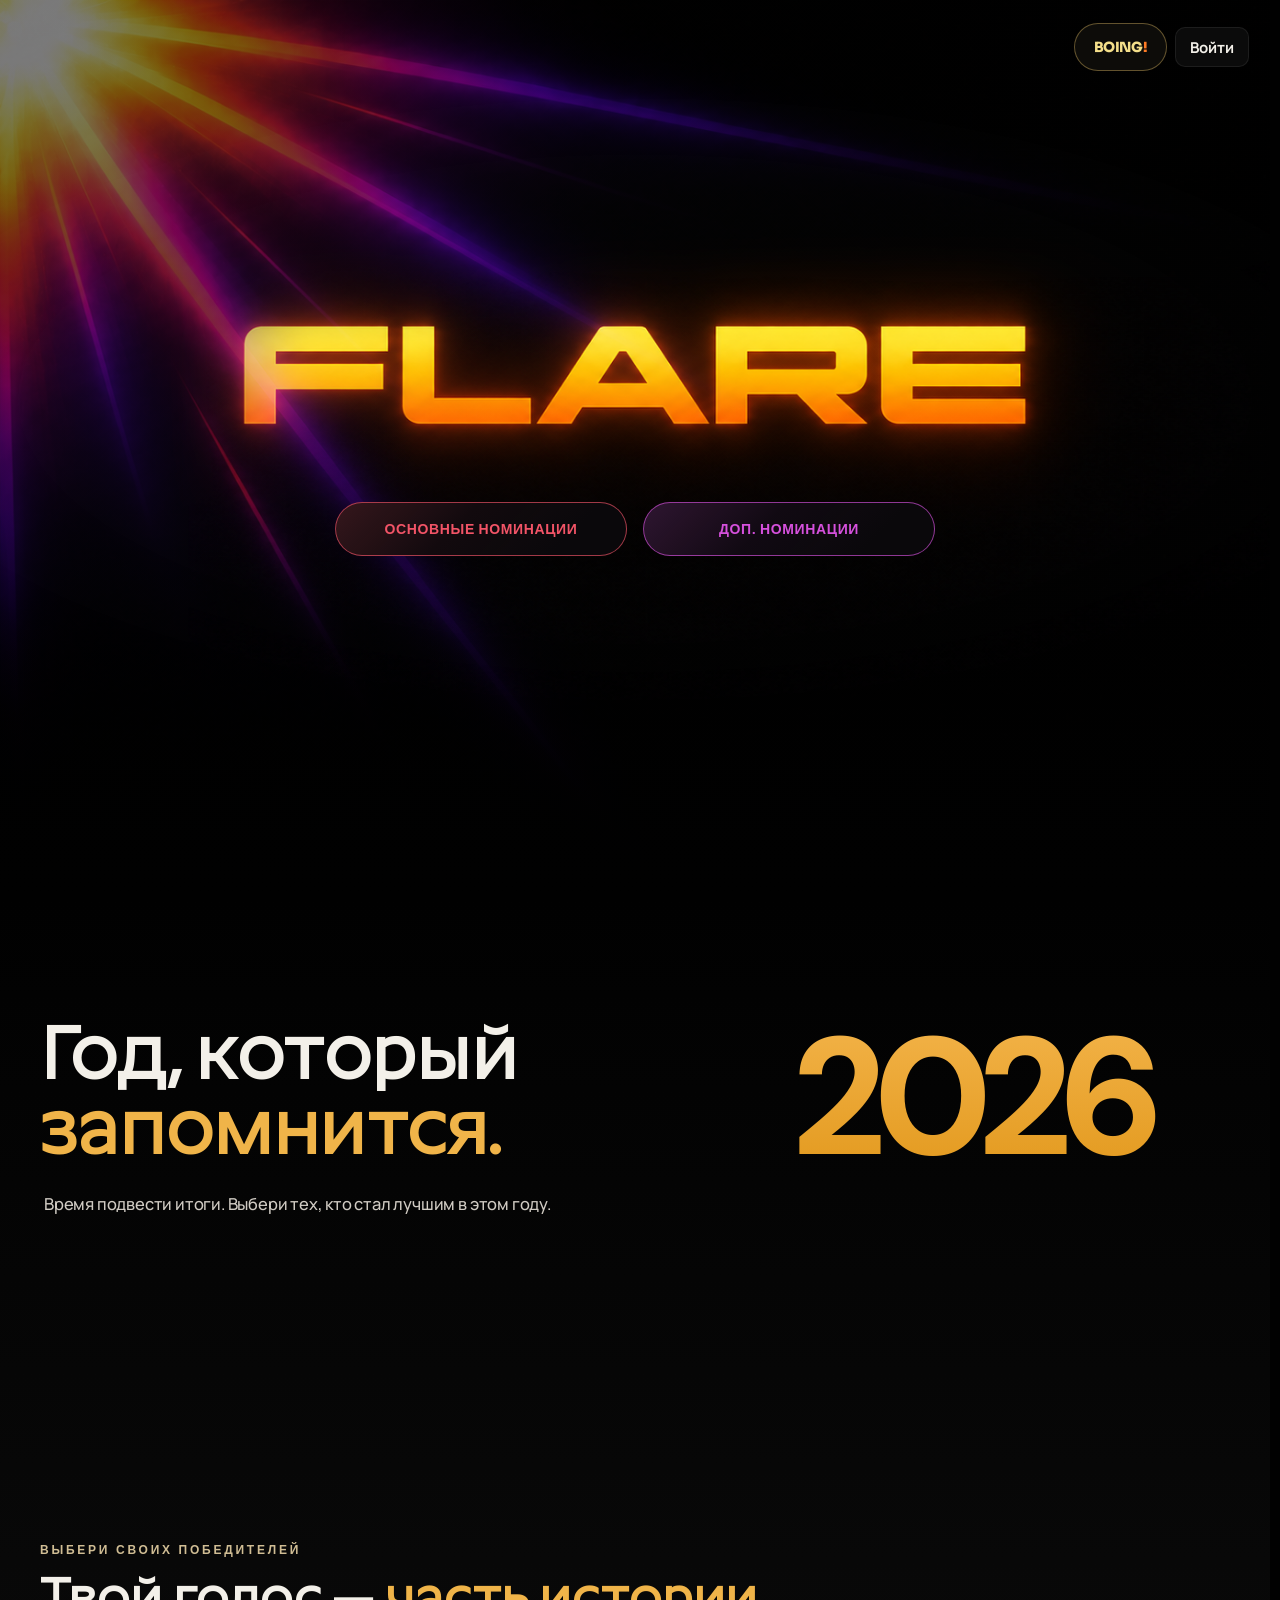
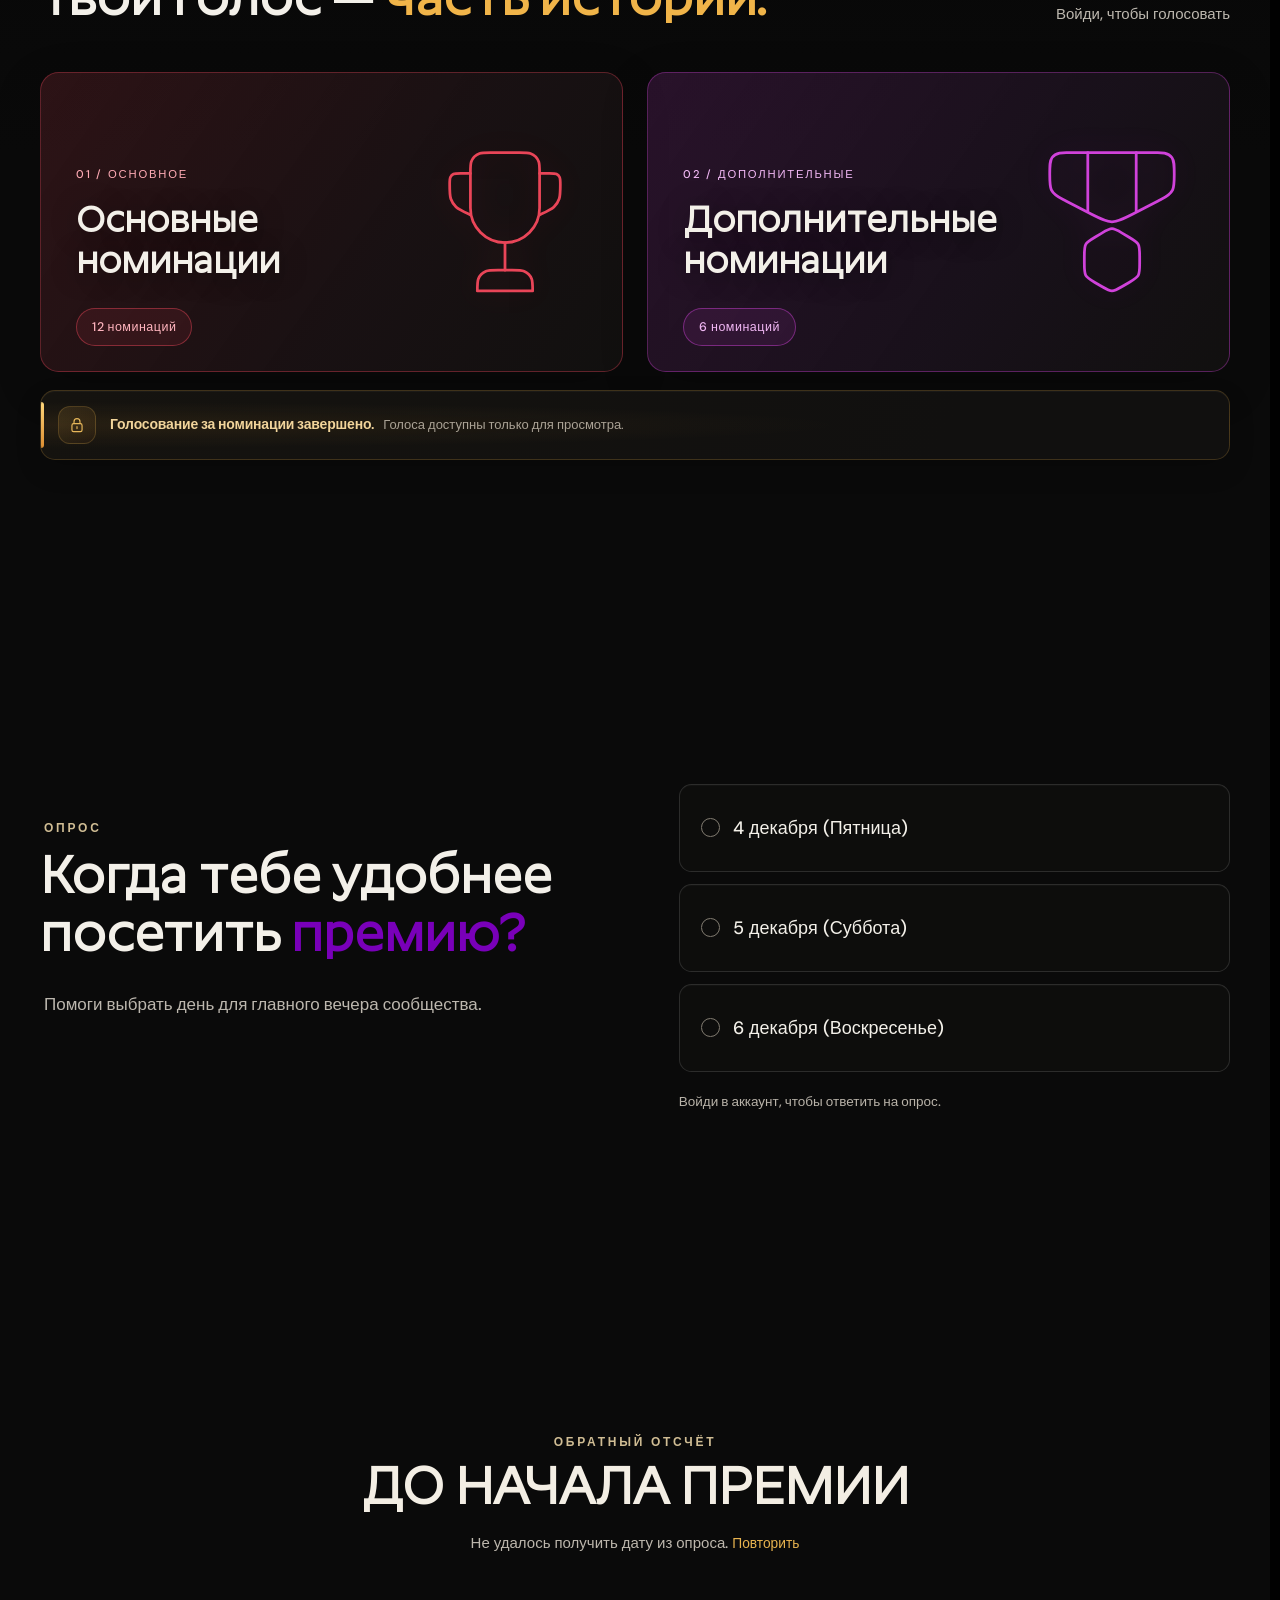
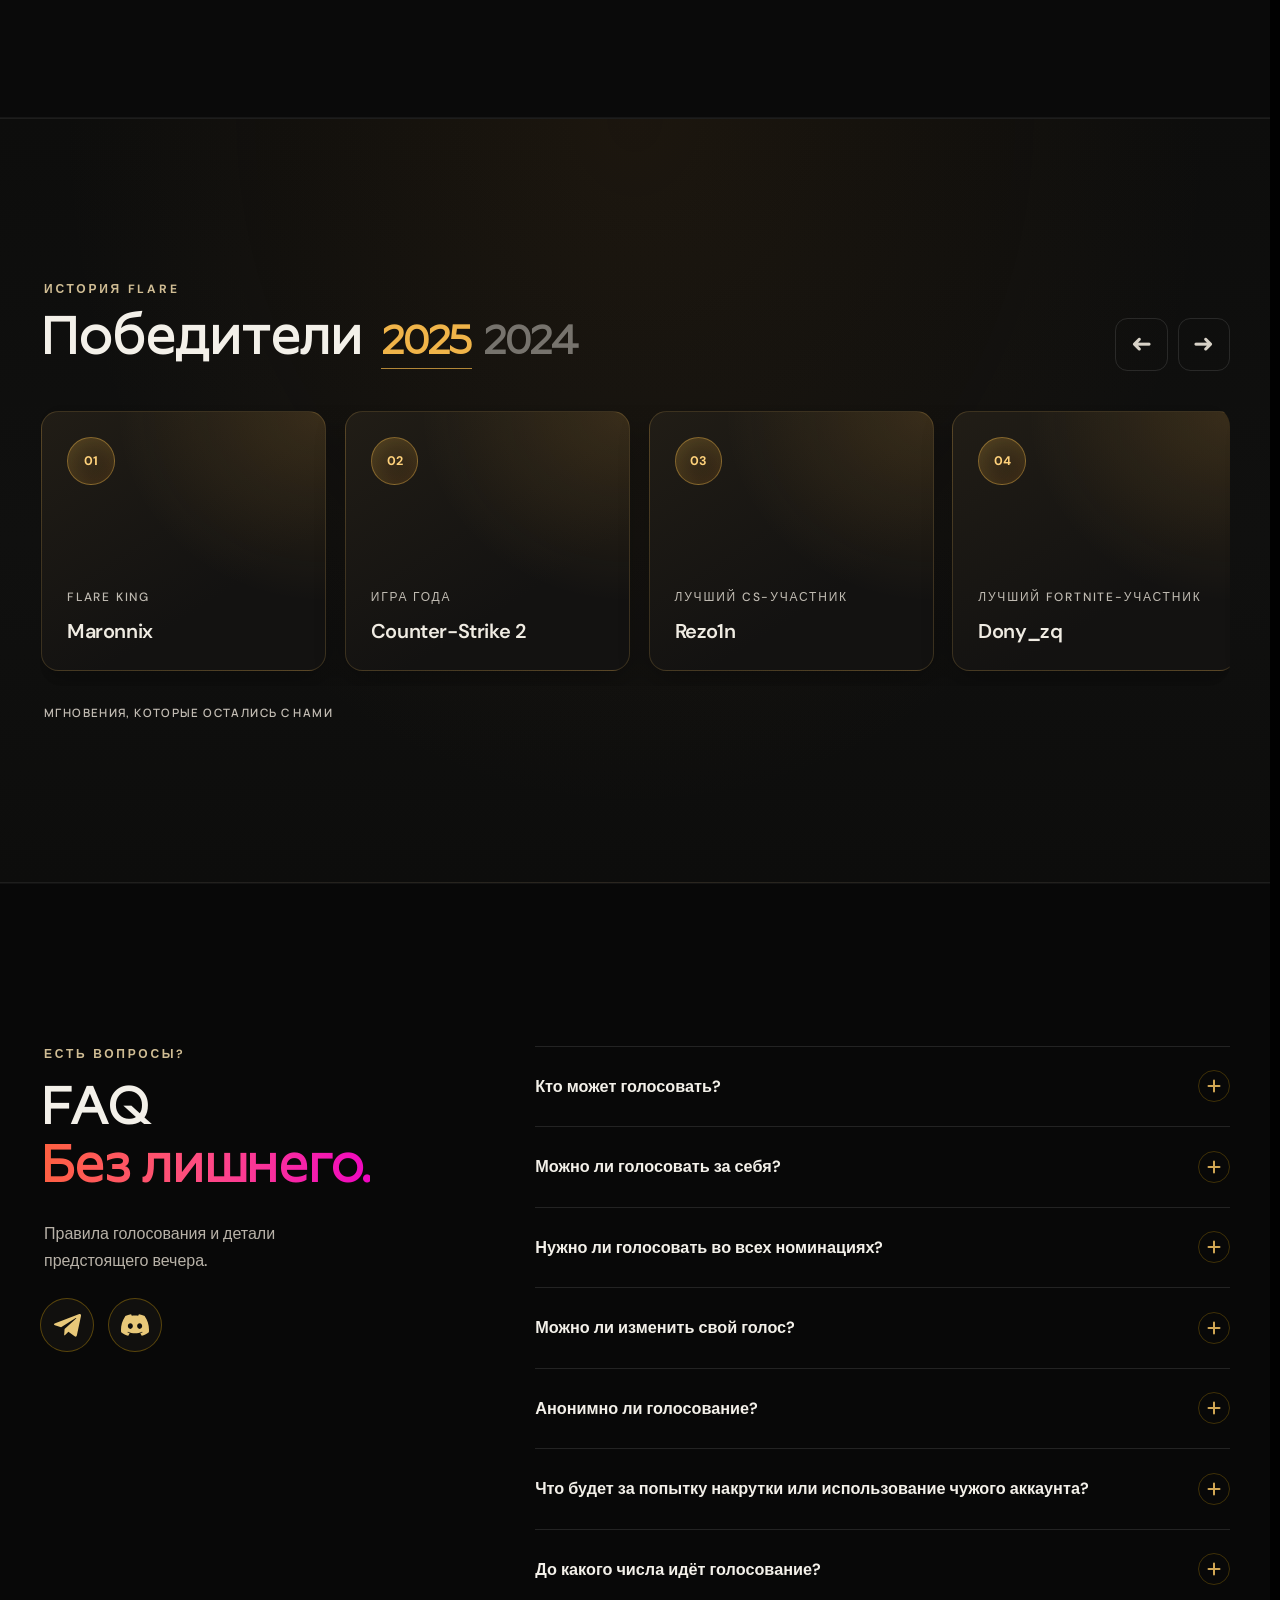
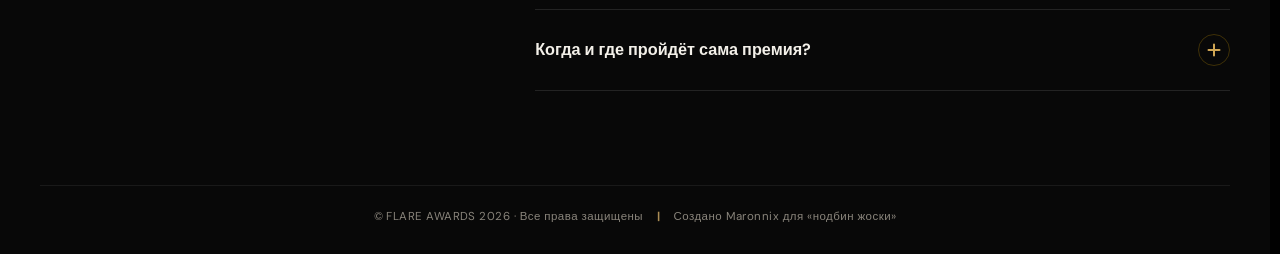
<file: index.html>
<!doctype html>
<html lang="ru">
<head>
  <meta charset="utf-8"><meta name="viewport" content="width=device-width, initial-scale=1, viewport-fit=cover"><script>(()=>{const viewport=document.querySelector('meta[name="viewport"]');const portraitPhone=window.matchMedia('(max-width:600px) and (orientation:portrait)');const syncViewport=()=>{viewport.content=portraitPhone.matches?'width=device-width, initial-scale=1, maximum-scale=1, user-scalable=no, viewport-fit=cover':'width=device-width, initial-scale=1, viewport-fit=cover'};syncViewport();window.addEventListener('resize',syncViewport,{passive:true});window.addEventListener('orientationchange',syncViewport,{passive:true})})();</script>
  <meta name="theme-color" content="#010101"><meta name="description" content="FLARE 2026 — голосование за главные моменты года.">
  <title>FLARE 2026 – премия нодбин жоски</title>
  <link rel="icon" type="image/svg+xml" href="assets/brand/favicon.svg?v=2">
  <link rel="preconnect" href="https://fonts.googleapis.com"><link rel="preconnect" href="https://fonts.gstatic.com" crossorigin>
  <link href="https://fonts.googleapis.com/css2?family=DM+Sans:wght@400;500;600;700&family=Manrope:wght@400;500;600;700;800&display=swap" rel="stylesheet">
  <link rel="preload" href="assets/brand/RoundoCyr-Regular.woff2?v=1" as="font" type="font/woff2" crossorigin><link rel="preload" href="assets/brand/ArchivoBlack-Regular.woff2?v=1" as="font" type="font/woff2" crossorigin><link rel="preload" href="assets/brand/Sora-Latin-800.woff2?v=1" as="font" type="font/woff2" crossorigin>
  <link rel="stylesheet" href="styles.css?v=9"><link rel="stylesheet" href="ui-polish.css?v=6"><link rel="stylesheet" href="brand-experience.css?v=133"><link rel="stylesheet" href="profile-boing.css?v=42">
  <link rel="stylesheet" href="admin-results.css?v=3">
</head>
<body>
  <section class="brand-intro" id="brand-intro" aria-label="FLARE 2026">
    <img class="intro-rays" src="assets/brand/flare-rays.png" alt="" aria-hidden="true">
    <h1 class="intro-logo intro-logo-media"><img class="intro-logo-source" src="assets/brand/flare-logo.png?v=1" alt="FLARE" width="1672" height="941" fetchpriority="high" decoding="async"></h1>
    <nav class="intro-links" aria-label="Быстрый переход к номинациям">
      <a class="intro-link" href="#category-actions" data-category="основная">Основные номинации</a>
      <a class="intro-link" href="#category-actions" data-category="доп.">Доп. номинации</a>
    </nav>
  </section>
  <header class="topbar is-at-top" id="site-header"><a class="wordmark" href="#brand-intro" aria-label="На главную — FLARE"><img class="wordmark-logo" src="assets/brand/flare-logo-header.png?v=2" alt="" width="1672" height="941"></a><div class="top-actions"><button class="boing-quick-entry" id="boing-quick-entry" type="button" aria-label="Открыть BOING!" aria-haspopup="dialog">BOING<span>!</span></button><div id="account-status" class="account-status"></div><button class="account-button" id="auth-button" type="button" aria-haspopup="dialog"><span class="account-button-label">Войти</span></button></div></header>
  <main id="top">
    <section class="hero wrap"><div class="hero-topline"><h1>Год<span class="hero-comma">,</span> который<br><span>запомнится.</span></h1><span class="hero-year" aria-label="2026">2026</span></div><p class="hero-copy">Время подвести итоги. Выбери тех, кто стал лучшим в этом году.</p></section>
    <section class="vote-hub wrap"><div class="section-heading" id="vote-heading"><div><div class="eyebrow">ВЫБЕРИ СВОИХ ПОБЕДИТЕЛЕЙ</div><h2>Твой голос — <em>часть истории.</em></h2></div><div id="overall-progress" class="overall-progress">Войди, чтобы голосовать</div></div><div class="category-actions" id="category-actions"><button class="category-card primary-category" id="category-primary" data-category="основная"><span class="card-index">01 / ОСНОВНОЕ</span><span class="category-title">Основные<br>номинации</span><span class="category-foot"><span class="category-count">12 номинаций</span></span><span class="category-symbol" aria-hidden="true"><img src="assets/icons/nominations/trophy.svg?v=1" alt="" decoding="async"></span></button><button class="category-card extra-category" id="category-extra" data-category="доп."><span class="card-index">02 / ДОПОЛНИТЕЛЬНЫЕ</span><span class="category-title">Дополнительные<br>номинации</span><span class="category-foot"><span class="category-count">6 номинаций</span></span><span class="category-symbol" aria-hidden="true"><img src="assets/icons/nominations/medal-01.svg?v=2" alt="" decoding="async"></span></button></div><div id="deadline-banner" class="deadline-banner" role="status" aria-live="polite" hidden><span class="deadline-banner-icon" aria-hidden="true"><svg viewBox="0 0 24 24" fill="none" focusable="false"><rect x="5.25" y="10.25" width="13.5" height="10.5" rx="2.25"></rect><path d="M8 10V7.5a4 4 0 0 1 8 0V10"></path><path d="M12 14.25v2.5"></path></svg></span><span class="deadline-banner-copy"><strong>Голосование за номинации завершено.</strong> <span>Голоса доступны только для просмотра.</span></span></div></section>
    <section class="event-poll-section" id="event-poll"><div class="event-poll wrap"><div class="poll-copy"><div class="eyebrow">ОПРОС</div><h2>Когда тебе удобнее<br>посетить <em>премию?</em></h2><p>Помоги выбрать день для главного вечера сообщества.</p></div><div class="poll-options" id="event-options"></div><div class="poll-footer"><span id="event-poll-status">Войди в аккаунт, чтобы ответить на опрос.</span></div></div></section>
    <section class="countdown-section" id="countdown-section"><div class="wrap countdown-section-inner"><div class="countdown-heading"><div class="eyebrow">ОБРАТНЫЙ ОТСЧЁТ</div><h2 id="countdown-title">ДО НАЧАЛА ПРЕМИИ</h2></div><aside class="vote-countdown" id="vote-countdown" aria-label="Отсчёт до начала премии"><div class="countdown-values" aria-hidden="true"><span class="countdown-unit"><strong id="countdown-days">00</strong><small>дней</small></span><span class="countdown-separator" aria-hidden="true">:</span><span class="countdown-unit"><strong id="countdown-hours">00</strong><small>часов</small></span><span class="countdown-separator" aria-hidden="true">:</span><span class="countdown-unit"><strong id="countdown-minutes">00</strong><small id="countdown-minutes-label">минут</small></span></div><span class="countdown-deadline" id="countdown-status">Получаем лидирующую дату из опроса…</span></aside></div></section>
    <section class="winners-section"><div class="wrap"><div class="section-heading winners-heading"><div><div class="eyebrow">ИСТОРИЯ FLARE</div><h2>Победители <span class="winner-year-switch" role="group" aria-label="Выбрать год победителей"><button class="winner-year-button is-active" type="button" data-winner-year="2025" aria-label="Показать победителей 2025 года" aria-pressed="true">2025</button><button class="winner-year-button" type="button" data-winner-year="2024" aria-label="Показать победителей 2024 года" aria-pressed="false">2024</button></span></h2></div><div class="carousel-controls"><button class="icon-button" id="winner-prev" aria-label="Предыдущие победители"><span class="carousel-arrow carousel-arrow-left" aria-hidden="true">➜</span></button><button class="icon-button" id="winner-next" aria-label="Следующие победители"><span class="carousel-arrow" aria-hidden="true">➜</span></button></div></div><div class="winner-window"><div id="winner-track" class="winner-track"></div></div><div class="carousel-caption"><span class="carousel-caption-copy">МГНОВЕНИЯ, КОТОРЫЕ ОСТАЛИСЬ С НАМИ</span><span class="carousel-swipe-hint" aria-hidden="true">Проведите, чтобы листать</span></div></div></section>

  </main>
  <footer class="faq-section"><div class="wrap faq-layout"><div class="faq-intro"><div class="eyebrow">ЕСТЬ ВОПРОСЫ?</div><h2>FAQ<br><em>Без лишнего.</em></h2><p>Правила голосования и детали предстоящего вечера.</p><nav class="footer-socials" aria-label="Социальные сети FLARE"><a class="footer-social-link" href="https://t.me/+yBj8mAJ5iaIxN2Ey" target="_blank" rel="noopener noreferrer" aria-label="Telegram"><!-- Telegram plane mark: Font Awesome Brands 5.15.4 (CC BY 4.0). --><svg class="telegram-plane-icon" viewBox="0 0 448 512" aria-hidden="true"><path d="M446.7 98.6l-67.6 318.8c-5.1 22.5-18.4 28.1-37.3 17.5l-103-75.9-49.7 47.8c-5.5 5.5-10.1 10.1-20.7 10.1l7.4-104.9 190.9-172.5c8.3-7.4-1.8-11.5-12.9-4.1L117.8 284 16.2 252.2c-22.1-6.9-22.5-22.1 4.6-32.7L418.2 66.4c18.4-6.9 34.5 4.1 28.5 32.2z"/></svg></a><a class="footer-social-link" href="https://discord.gg/gutfCb7ZyH" target="_blank" rel="noopener noreferrer" aria-label="Discord"><svg viewBox="0 0 24 24" aria-hidden="true"><path d="M20.317 4.3698a19.7913 19.7913 0 00-4.8851-1.5152.0741.0741 0 00-.0785.0371c-.211.3753-.4447.8648-.6083 1.2495-1.8447-.2762-3.68-.2762-5.4868 0-.1636-.3933-.4058-.8742-.6177-1.2495a.077.077 0 00-.0785-.037 19.7363 19.7363 0 00-4.8852 1.515.0699.0699 0 00-.0321.0277C.5334 9.0458-.319 13.5799.0992 18.0578a.0824.0824 0 00.0312.0561c2.0528 1.5076 4.0413 2.4228 5.9929 3.0294a.0777.0777 0 00.0842-.0276c.4616-.6304.8731-1.2952 1.226-1.9942a.076.076 0 00-.0416-.1057c-.6528-.2476-1.2743-.5495-1.8722-.8923a.077.077 0 01-.0076-.1277c.1258-.0943.2517-.1923.3718-.2914a.0743.0743 0 01.0776-.0105c3.9278 1.7933 8.18 1.7933 12.0614 0a.0739.0739 0 01.0785.0095c.1202.099.246.1981.3728.2924a.077.077 0 01-.0066.1276 12.2986 12.2986 0 01-1.873.8914.0766.0766 0 00-.0407.1067c.3604.698.7719 1.3628 1.225 1.9932a.076.076 0 00.0842.0286c1.961-.6067 3.9495-1.5219 6.0023-3.0294a.077.077 0 00.0313-.0552c.5004-5.177-.8382-9.6739-3.5485-13.6604a.061.061 0 00-.0312-.0286zM8.02 15.3312c-1.1825 0-2.1569-1.0857-2.1569-2.419 0-1.3332.9555-2.4189 2.157-2.4189 1.2108 0 2.1757 1.0952 2.1568 2.419 0 1.3332-.9555 2.4189-2.1569 2.4189zm7.9748 0c-1.1825 0-2.1569-1.0857-2.1569-2.419 0-1.3332.9554-2.4189 2.1569-2.4189 1.2108 0 2.1757 1.0952 2.1568 2.419 0 1.3332-.946 2.4189-2.1568 2.4189Z"/></svg></a></nav></div><div class="faq-list" id="faq-list"></div></div>
    <div class="footer-bottom wrap"><span class="footer-credit">© FLARE AWARDS 2026 · Все права защищены <span class="footer-credit-separator" aria-hidden="true">|</span> Создано Maronnix для «нодбин жоски»</span></div></footer>
  <div id="modal-root"></div>
  <script src="config.js?v=4"></script><script src="data.js?v=50"></script><script src="admin-results.js?v=4"></script><script src="app.js?v=137"></script><script src="profile.js?v=38"></script>
</body></html>
</file>
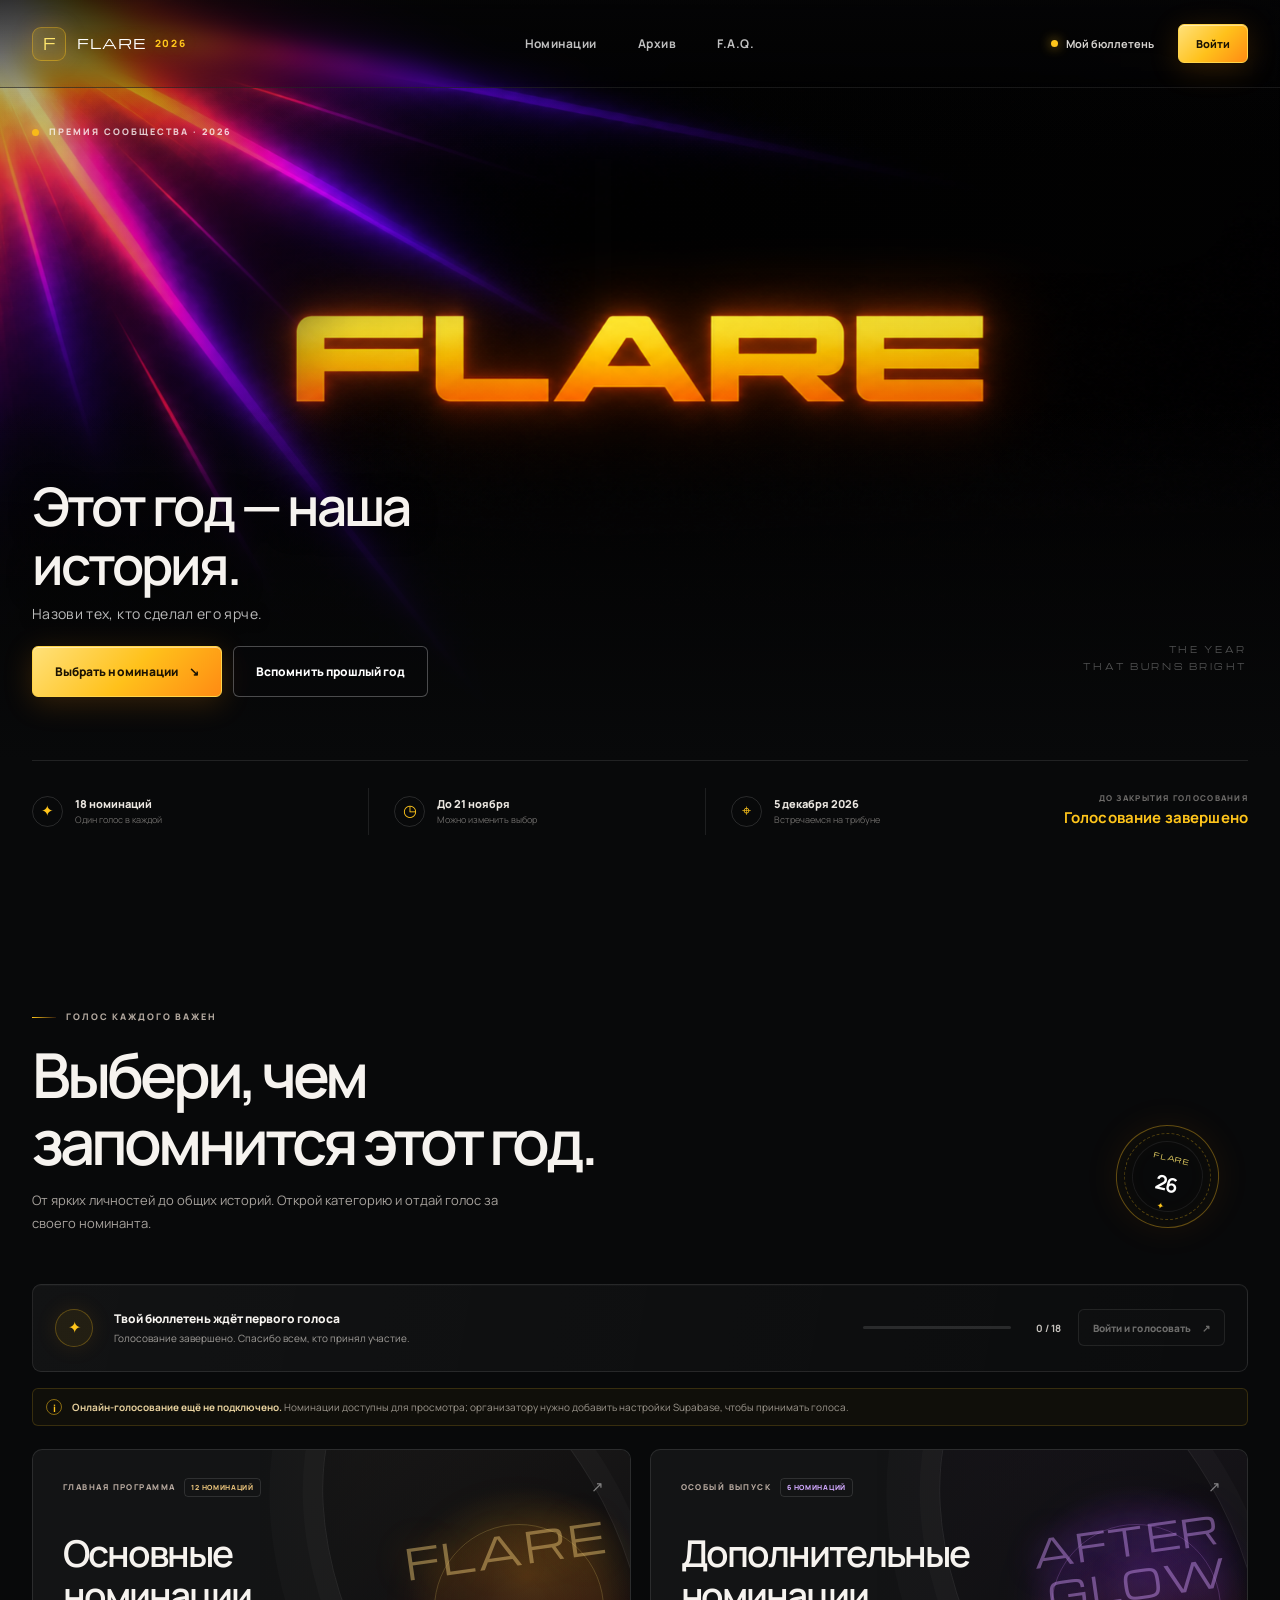
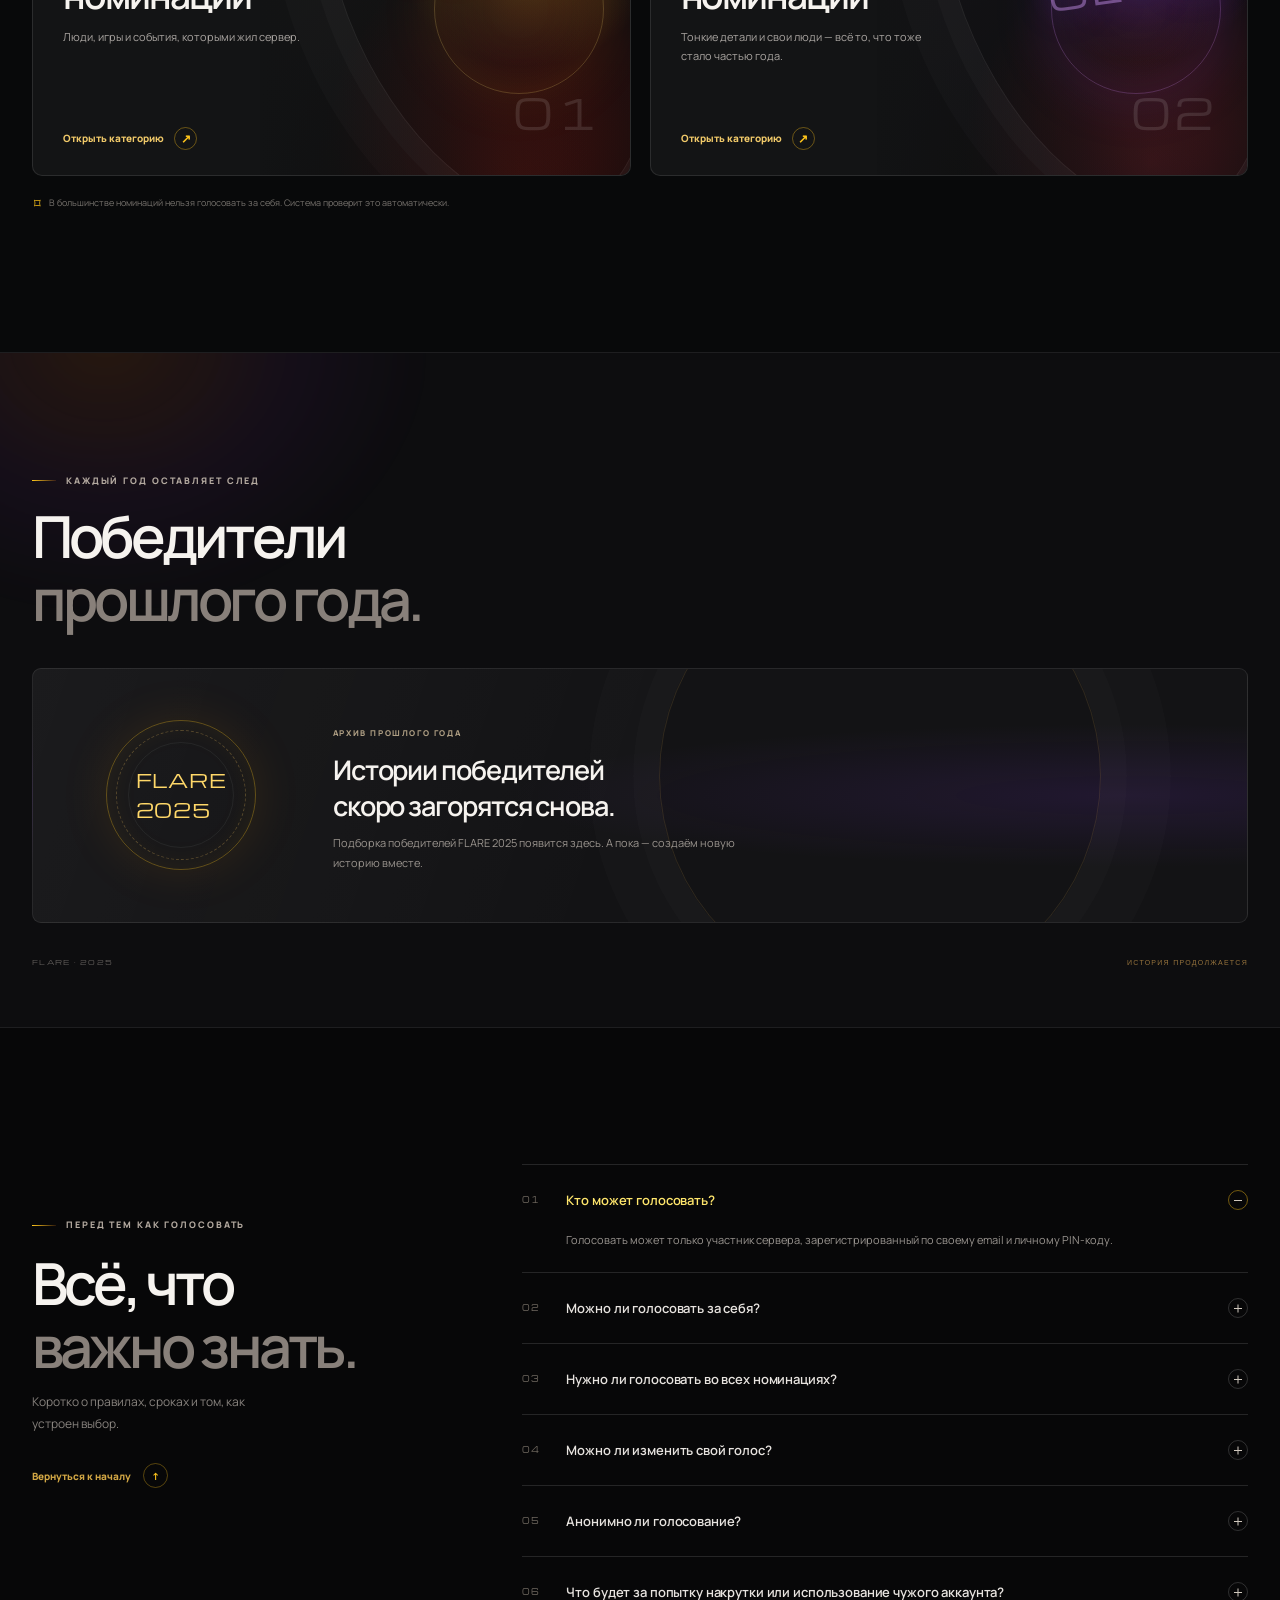
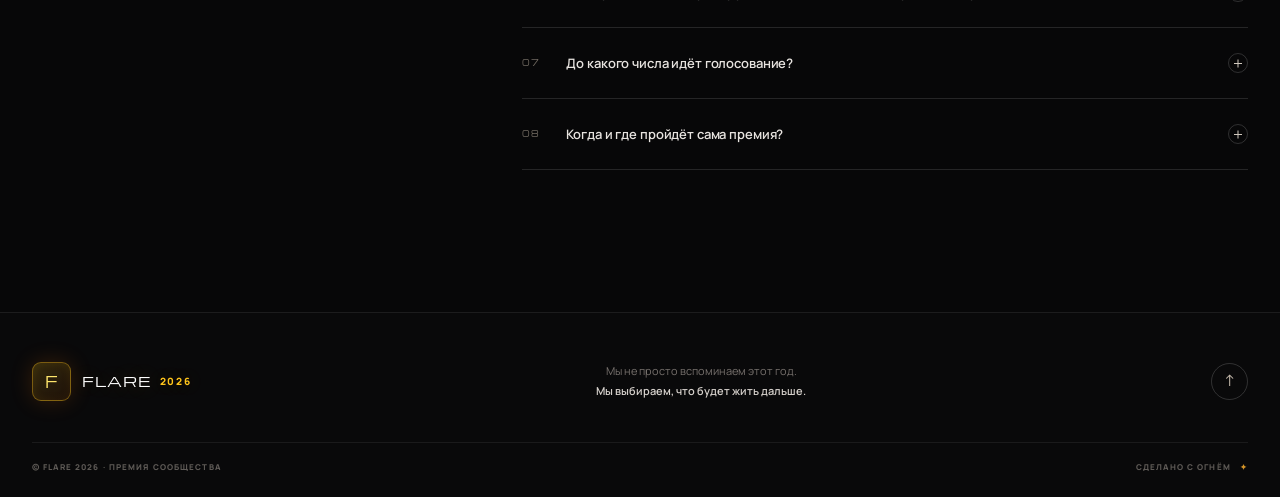
<file: public/index.html>
<!doctype html>
<html lang="ru">
  <head>
    <meta charset="utf-8" />
    <meta name="viewport" content="width=device-width, initial-scale=1" />
    <meta name="theme-color" content="#090909" />
    <meta name="description" content="FLARE 2026 — ежегодная премия сервера. Отдай голос за тех, кто сделал этот год незабываемым." />
    <title>FLARE 2026 — премия сообщества</title>
    <link rel="icon" type="image/svg+xml" href="./assets/favicon.svg" />
    <link rel="stylesheet" href="./fonts.css" />
    <link rel="stylesheet" href="./styles.css" />
    <script src="./config.js" defer></script>
    <script src="./data.js" defer></script>
    <script src="./app.js" defer></script>
  </head>
  <body>
    <div class="ambient ambient--one" aria-hidden="true"></div>
    <div class="ambient ambient--two" aria-hidden="true"></div>

    <header class="site-header" id="top">
      <a class="brand" href="#top" aria-label="FLARE 2026 — на главную">
        <span class="brand-mark" aria-hidden="true">F</span>
        <span class="brand-word">FLARE<span class="brand-year">2026</span></span>
      </a>

      <nav class="main-nav" aria-label="Основная навигация">
        <a href="#nominations">Номинации</a>
        <a href="#archive">Архив</a>
        <a href="#faq">F.A.Q.</a>
      </nav>

      <div class="header-actions">
        <button class="header-progress" id="ballotButton" type="button" aria-label="Открыть мой бюллетень">
          <span class="progress-dot" aria-hidden="true"></span>
          <span id="headerProgressLabel">Мой бюллетень</span>
        </button>
        <button class="button button--small button--outline" id="adminButton" type="button" hidden>Панель организатора</button>
        <button class="button button--small button--gold" id="userAction" type="button">Войти</button>
      </div>
    </header>

    <main>
      <section class="hero" aria-labelledby="hero-title">
        <div class="hero-visual">
          <img class="hero-banner" src="./assets/banner-flare2026.png" alt="Яркие лучи света и логотип FLARE" draggable="false" />
          <div class="hero-shade" aria-hidden="true"></div>
          <div class="hero-overline"><span class="live-dot"></span> ПРЕМИЯ СООБЩЕСТВА · 2026</div>
          <div class="hero-copy">
            <h1 id="hero-title">Этот год — наша история.</h1>
            <p>Назови тех, кто сделал его ярче.</p>
            <div class="hero-actions">
              <a class="button button--gold button--large" href="#nominations">Выбрать номинации <span aria-hidden="true">↘</span></a>
              <a class="button button--glass button--large" href="#archive">Вспомнить прошлый год</a>
            </div>
          </div>
          <div class="hero-side-note" aria-hidden="true">THE YEAR<br />THAT BURNS BRIGHT</div>
        </div>
        <div class="hero-meta page-width">
          <div class="hero-meta-item"><span class="meta-icon meta-icon--spark" aria-hidden="true">✦</span><span><strong>18 номинаций</strong><small>Один голос в каждой</small></span></div>
          <div class="hero-meta-item"><span class="meta-icon" aria-hidden="true">◷</span><span><strong>До 21 ноября</strong><small>Можно изменить выбор</small></span></div>
          <div class="hero-meta-item"><span class="meta-icon" aria-hidden="true">⌖</span><span><strong>5 декабря 2026</strong><small>Встречаемся на трибуне</small></span></div>
          <div class="hero-countdown"><span class="countdown-label">ДО ЗАКРЫТИЯ ГОЛОСОВАНИЯ</span><strong id="countdown">—</strong></div>
        </div>
      </section>

      <section class="section nominations-section page-width" id="nominations" aria-labelledby="nominations-title">
        <div class="section-heading">
          <div>
            <span class="eyebrow"><span class="eyebrow-line"></span> ГОЛОС КАЖДОГО ВАЖЕН</span>
            <h2 id="nominations-title">Выбери, чем<br class="desktop-break" /> запомнится этот год.</h2>
            <p class="section-intro">От ярких личностей до общих историй. Открой категорию и отдай голос за своего номинанта.</p>
          </div>
          <div class="award-stamp" aria-hidden="true"><span>FLARE</span><strong>26</strong><i>✦</i></div>
        </div>

        <div class="ballot-overview" id="ballotOverview">
          <div class="overview-symbol" aria-hidden="true">✦</div>
          <div class="overview-copy">
            <strong id="overviewTitle">Твой бюллетень ждёт первого голоса</strong>
            <span id="overviewSubtitle">Выбери номинанта в каждой из 18 категорий. Голоса анонимны.</span>
          </div>
          <div class="overview-meter" aria-label="Прогресс голосования">
            <div class="meter-track"><span id="progressFill"></span></div>
            <span id="progressText">0 / 18</span>
          </div>
          <button class="button button--outline overview-button" id="overviewAction" type="button">Войти и голосовать <span aria-hidden="true">↗</span></button>
        </div>

        <div class="connection-note" id="connectionNote" hidden>
          <span class="connection-mark" aria-hidden="true">i</span>
          <span><strong>Онлайн-голосование ещё не подключено.</strong> Номинации доступны для просмотра; организатору нужно добавить настройки Supabase, чтобы принимать голоса.</span>
        </div>

        <div class="category-grid">
          <button class="category-card category-card--main" type="button" data-open-category="main">
            <span class="category-art" aria-hidden="true"><span class="category-orbit"></span><span class="category-art-word">FLARE</span><span class="category-art-number">01</span></span>
            <span class="category-card-content">
              <span class="category-label">ГЛАВНАЯ ПРОГРАММА <i>12 НОМИНАЦИЙ</i></span>
              <strong>Основные<br />номинации</strong>
              <span class="category-description">Люди, игры и события, которыми жил сервер.</span>
              <span class="category-link">Открыть категорию <b aria-hidden="true">↗</b></span>
            </span>
            <span class="category-arrow" aria-hidden="true">↗</span>
          </button>
          <button class="category-card category-card--extra" type="button" data-open-category="extra">
            <span class="category-art" aria-hidden="true"><span class="category-orbit"></span><span class="category-art-word">AFTER<br />GLOW</span><span class="category-art-number">02</span></span>
            <span class="category-card-content">
              <span class="category-label">ОСОБЫЙ ВЫПУСК <i>6 НОМИНАЦИЙ</i></span>
              <strong>Дополнительные<br />номинации</strong>
              <span class="category-description">Тонкие детали и свои люди — всё то, что тоже стало частью года.</span>
              <span class="category-link">Открыть категорию <b aria-hidden="true">↗</b></span>
            </span>
            <span class="category-arrow" aria-hidden="true">↗</span>
          </button>
        </div>
        <p class="nomination-footnote"><span class="lock-mini" aria-hidden="true">⌑</span> В большинстве номинаций нельзя голосовать за себя. Система проверит это автоматически.</p>
      </section>

      <section class="archive-section" id="archive" aria-labelledby="archive-title">
        <div class="archive-glow" aria-hidden="true"></div>
        <div class="page-width archive-inner">
          <div class="archive-heading">
            <div>
              <span class="eyebrow"><span class="eyebrow-line"></span> КАЖДЫЙ ГОД ОСТАВЛЯЕТ СЛЕД</span>
              <h2 id="archive-title">Победители<br /><em>прошлого года.</em></h2>
            </div>
            <div class="carousel-controls" id="carouselControls" hidden>
              <button class="round-control" id="carouselPrev" type="button" aria-label="Предыдущие победители">←</button>
              <span class="carousel-counter" id="carouselCounter">01 / 01</span>
              <button class="round-control" id="carouselNext" type="button" aria-label="Следующие победители">→</button>
            </div>
          </div>
          <div class="winner-carousel" id="winnerCarousel" aria-live="polite"></div>
          <div class="archive-footer"><span>FLARE · 2025</span><span>ИСТОРИЯ ПРОДОЛЖАЕТСЯ</span></div>
        </div>
      </section>

      <section class="faq-section" id="faq" aria-labelledby="faq-title">
        <div class="page-width faq-inner">
          <div class="faq-heading">
            <span class="eyebrow"><span class="eyebrow-line"></span> ПЕРЕД ТЕМ КАК ГОЛОСОВАТЬ</span>
            <h2 id="faq-title">Всё, что<br /><em>важно знать.</em></h2>
            <p>Коротко о правилах, сроках и том, как устроен выбор.</p>
            <a class="faq-contact" href="#top">Вернуться к началу <span aria-hidden="true">↑</span></a>
          </div>
          <div class="faq-list">
            <details class="faq-item" open>
              <summary><span>01</span><strong>Кто может голосовать?</strong><i aria-hidden="true"></i></summary>
              <p>Голосовать может только участник сервера, зарегистрированный по своему email и личному PIN-коду.</p>
            </details>
            <details class="faq-item">
              <summary><span>02</span><strong>Можно ли голосовать за себя?</strong><i aria-hidden="true"></i></summary>
              <p>В большинстве номинаций — нет. Исключения: КОНФЛИКТ ГОДА, КИДАЛОВО ГОДА, СОБЫТИЕ ГОДА, КОМПАШКА ГОДА, С.О.С. ГОДА и номинации, где победитель — ситуация или группа.</p>
            </details>
            <details class="faq-item">
              <summary><span>03</span><strong>Нужно ли голосовать во всех номинациях?</strong><i aria-hidden="true"></i></summary>
              <p>Да. Голосование обязательно по всем номинациям — пропустить категорию нельзя. Итоговое подтверждение станет доступно, когда заполнен весь бюллетень.</p>
            </details>
            <details class="faq-item">
              <summary><span>04</span><strong>Можно ли изменить свой голос?</strong><i aria-hidden="true"></i></summary>
              <p>Да. До закрытия голосования 21 ноября можно зайти повторно и изменить любой свой выбор.</p>
            </details>
            <details class="faq-item">
              <summary><span>05</span><strong>Анонимно ли голосование?</strong><i aria-hidden="true"></i></summary>
              <p>Другие участники не видят, кто и за что проголосовал. Организатор имеет доступ к данным для подсчёта результатов и работы системы, но не разглашает и не обсуждает отдельные голоса.</p>
            </details>
            <details class="faq-item">
              <summary><span>06</span><strong>Что будет за попытку накрутки или использование чужого аккаунта?</strong><i aria-hidden="true"></i></summary>
              <p>Такие голоса аннулируются, а дальнейший доступ нарушителя может быть ограничен.</p>
            </details>
            <details class="faq-item">
              <summary><span>07</span><strong>До какого числа идёт голосование?</strong><i aria-hidden="true"></i></summary>
              <p>Голосование закрывается 21 ноября 2026 года, в 23:59 по уральскому времени. После этого изменить голос или проголосовать уже нельзя.</p>
            </details>
            <details class="faq-item">
              <summary><span>08</span><strong>Когда и где пройдёт сама премия?</strong><i aria-hidden="true"></i></summary>
              <p>Премия FLARE 2026 состоится 5 декабря на трибуне сервера «нодбин жоски».</p>
            </details>
          </div>
        </div>
      </section>
    </main>

    <footer class="site-footer">
      <div class="page-width footer-top">
        <a class="brand brand--footer" href="#top" aria-label="FLARE 2026 — на главную">
          <span class="brand-mark" aria-hidden="true">F</span>
          <span class="brand-word">FLARE<span class="brand-year">2026</span></span>
        </a>
        <p>Мы не просто вспоминаем этот год.<br /><strong>Мы выбираем, что будет жить дальше.</strong></p>
        <a class="footer-up" href="#top" aria-label="Наверх">↑</a>
      </div>
      <div class="page-width footer-bottom"><span>© FLARE 2026 · ПРЕМИЯ СООБЩЕСТВА</span><span>СДЕЛАНО С ОГНЁМ <i>✦</i></span></div>
    </footer>

    <dialog class="app-dialog nomination-dialog" id="nominationDialog" aria-labelledby="dialogHeading">
      <div class="dialog-frame" id="nominationDialogContent"></div>
    </dialog>

    <dialog class="app-dialog auth-dialog" id="authDialog" aria-labelledby="authHeading">
      <div class="auth-shell">
        <button class="dialog-close" type="button" data-close-dialog="authDialog" aria-label="Закрыть окно">×</button>
        <div class="auth-emblem" aria-hidden="true">F<span>✦</span></div>
        <span class="eyebrow"><span class="eyebrow-line"></span> FLARE 2026</span>
        <h2 id="authHeading">Твой голос<br /><em>имеет значение.</em></h2>
        <p class="auth-lead">Войди по email и PIN-коду. Впервые здесь? Создай аккаунт за минуту.</p>
        <div class="auth-tabs" role="tablist" aria-label="Выберите действие">
          <button class="auth-tab is-active" id="loginTab" type="button" role="tab" aria-selected="true" data-auth-mode="login">Войти</button>
          <button class="auth-tab" id="registerTab" type="button" role="tab" aria-selected="false" data-auth-mode="register">Создать аккаунт</button>
        </div>
        <form id="loginForm" class="auth-form">
          <label class="field-label" for="loginEmail">Email</label>
          <input class="field-input" id="loginEmail" name="email" type="email" autocomplete="email" placeholder="name@example.com" required />
          <label class="field-label" for="loginPin">Личный PIN-код</label>
          <input class="field-input" id="loginPin" name="pin" type="password" autocomplete="current-password" minlength="4" maxlength="32" placeholder="Не менее 4 символов" required />
          <button class="button button--gold button--full" type="submit">Войти в бюллетень <span aria-hidden="true">↗</span></button>
        </form>
        <form id="registerForm" class="auth-form" hidden>
          <label class="field-label" for="registerEmail">Email</label>
          <input class="field-input" id="registerEmail" name="email" type="email" autocomplete="email" placeholder="name@example.com" required />
          <label class="field-label" for="registerNickname">Твой ник на сервере</label>
          <select class="field-input" id="registerNickname" name="nickname" required>
            <option value="" disabled selected>Выбери свой ник</option>
          </select>
          <label class="field-label" for="registerPin">Придумай PIN-код</label>
          <input class="field-input" id="registerPin" name="pin" type="password" autocomplete="new-password" minlength="4" maxlength="32" pattern="[A-Za-z0-9]{4,32}" placeholder="Латинские буквы и цифры" required />
          <label class="field-label" for="registerPinConfirm">Повтори PIN-код</label>
          <input class="field-input" id="registerPinConfirm" name="pinConfirm" type="password" autocomplete="new-password" minlength="4" maxlength="32" pattern="[A-Za-z0-9]{4,32}" placeholder="Ещё раз, без ошибок" required />
          <button class="button button--gold button--full" type="submit">Создать аккаунт <span aria-hidden="true">↗</span></button>
        </form>
        <div class="form-message" id="authMessage" role="status" aria-live="polite"></div>
        <p class="auth-footnote"><span aria-hidden="true">⌑</span> PIN-код хранится в защищённом виде. Email не подтверждается кодом — используй только свой адрес.</p>
      </div>
    </dialog>

    <dialog class="app-dialog ballot-dialog" id="ballotDialog" aria-labelledby="ballotHeading">
      <div class="dialog-frame" id="ballotDialogContent"></div>
    </dialog>

    <dialog class="app-dialog admin-dialog" id="adminDialog" aria-labelledby="adminHeading">
      <div class="dialog-frame" id="adminDialogContent"></div>
    </dialog>

    <div class="toast-region" id="toastRegion" aria-live="polite" aria-atomic="true"></div>
  </body>
</html>
</file>
<file: styles.css>
:root{--bg:#0a0a0a;--panel:#111110;--panel2:#171614;--text:#f3f0e9;--muted:#9b9891;--gold:#ffc107;--orange:#ff7a00;--line:rgba(255,255,255,.11);--font:'DM Sans',sans-serif;--logo:'Roundo Cyrillic',sans-serif}*{box-sizing:border-box}html{scroll-behavior:smooth}body{margin:0;background:var(--bg);color:var(--text);font-family:var(--font);font-size:18.75px;-webkit-font-smoothing:antialiased;overflow-x:hidden}button,a{font:inherit}button{color:inherit}a{color:inherit;text-decoration:none}button:focus-visible,a:focus-visible{outline:2.5px solid var(--gold);outline-offset:5px}button,.category-card,.nomination-tile,.nominee-card,.icon-button,.wordmark,.video-play{user-select:none;-webkit-user-select:none}img{-webkit-user-drag:none;user-drag:none}::selection{background:rgba(255,193,7,.3);color:white}main{position:relative;isolation:isolate}.ambient{position:absolute;inset:0;z-index:-1;overflow:hidden;pointer-events:none;background:radial-gradient(ellipse 65% 28% at 0% 0%,rgba(87,33,12,.2),transparent 75%)}.burst{position:absolute;width:min(90vw,1125px);height:min(90vw,1125px);left:-550px;top:-612.5px;border-radius:50%;background:repeating-conic-gradient(from -4deg at 50% 50%,rgba(255,199,87,.92) 0deg 1.1deg,rgba(255,108,29,.75) 1.5deg 2deg,transparent 3deg 8deg);filter:blur(16.25px);opacity:.62;animation:flarePulse 4.3s ease-in-out infinite alternate;mask-image:radial-gradient(circle,black 0 10%,rgba(0,0,0,.9) 21%,transparent 68%)}.burst:after{content:"";position:absolute;inset:-20%;background:radial-gradient(circle at 50% 50%,rgba(255,251,219,.95),rgba(255,190,36,.55) 9%,rgba(255,68,45,.22) 28%,rgba(205,30,119,.12) 43%,transparent 64%);filter:blur(50px)}.burst-core{position:absolute;left:-237.5px;top:-218.75px;width:475px;height:475px;border-radius:50%;background:radial-gradient(circle,#fffbdc 0%,#ffd86a 10%,#ff9d29 20%,rgba(255,93,19,.55) 35%,rgba(208,39,125,.17) 54%,transparent 73%);filter:blur(25px);animation:corePulse 3.7s ease-in-out infinite alternate}@keyframes flarePulse{to{transform:rotate(8deg) scale(1.07);opacity:.8}}@keyframes corePulse{to{opacity:.74;transform:scale(.92)}}.wrap{width:min(1450px,calc(100% - 80px));margin-inline:auto}.topbar{width:min(1650px,calc(100% - 80px));height:107.5px;margin:auto;display:flex;align-items:center;justify-content:space-between;border-bottom:1.25px solid rgba(255,255,255,.09);position:relative}.wordmark,.footer-lockup{font:25px var(--logo);letter-spacing:.07em;background:linear-gradient(100deg,#ffd45c,#ff8500);-webkit-background-clip:text;background-clip:text;color:transparent;text-shadow:0 0 31.25px rgba(255,145,0,.16)}.wordmark span,.footer-lockup span{font:11.25px var(--font);letter-spacing:.19em;vertical-align:top;color:#ffbd39;margin-left:8.75px}.top-actions{display:flex;align-items:center;gap:22.5px}.account-status{font-size:15px;color:#d3cfc8}.button{border:0;border-radius:3.75px;background:linear-gradient(110deg,#ffc107,#ff8300);color:#17120a;padding:15px 25px;font-weight:700;font-size:15px;letter-spacing:.02em;cursor:pointer;transition:transform .2s,filter .2s,opacity .2s;user-select:none}.button:hover:not(:disabled){transform:translateY(-2.5px);filter:brightness(1.08)}.button:disabled{opacity:.4;cursor:not-allowed}.button-quiet{background:transparent;border:1.25px solid rgba(255,193,7,.55);color:#ffc44d;padding:12.5px 23.75px}.button-outline{background:transparent;color:#f2c86c;border:1.25px solid rgba(255,193,7,.45)}.hero{padding:151.25px 0 145px;position:relative}.hero-logo{position:absolute;top:38.75px;left:50%;transform:translateX(-50%);font:22.5px var(--logo);letter-spacing:.18em;background:linear-gradient(100deg,#ffc107,#ff7a00);-webkit-background-clip:text;background-clip:text;color:transparent;text-shadow:0 0 37.5px rgba(255,151,0,.28);white-space:nowrap}.hero-logo span{display:block;text-align:center;font:10px var(--font);letter-spacing:.28em;color:#b78b45;margin-top:6.25px}.eyebrow{font-size:11.25px;letter-spacing:.23em;color:#c0a778;font-weight:700}.eyebrow i{display:inline-block;width:7.5px;height:7.5px;background:#ffae24;border-radius:50%;margin:0 11.25px 1.25px 0;box-shadow:0 0 15px #ff9619}.hero h1{font-size:clamp(67.5px,8vw,125px);line-height:.99;letter-spacing:-.07em;font-weight:500;margin:36.25px 0 28.75px;max-width:900px}.hero h1 span,.section-heading h2 em,.poll-copy h2 em,.faq-intro h2 em{font-style:normal;color:#f0b449}.hero-copy{color:#aaa49c;font-size:20px;line-height:1.7}.hero-meta{margin-top:53.75px;display:flex;align-items:center;gap:20px;font-size:11.25px;letter-spacing:.17em;color:#a8a196}.hero-meta b{width:5px;height:5px;background:#f5a421;border-radius:50%}.section-heading{display:flex;justify-content:space-between;align-items:end;gap:30px}.section-heading h2,.poll-copy h2,.faq-intro h2{font-size:clamp(40px,4vw,58.75px);letter-spacing:-.055em;line-height:1.13;font-weight:500;margin:16.25px 0 0}.overall-progress{font-size:13.75px;color:#a7a39b;margin-bottom:7.5px}.category-actions{display:grid;grid-template-columns:1fr 1fr;gap:21.25px;margin-top:40px}.category-card{height:306.25px;text-align:left;position:relative;overflow:hidden;padding:33.75px 37.5px;border:1.25px solid rgba(255,255,255,.12);border-radius:3.75px;background:linear-gradient(120deg,#181612 0%,#100f0d 72%);cursor:pointer;transition:border-color .25s,transform .25s}.category-card:hover{transform:translateY(-5px);border-color:rgba(255,187,71,.6)}.extra-category{background:linear-gradient(120deg,#151318 0%,#100f10 72%)}.card-index{font-size:11.25px;letter-spacing:.16em;color:#c8a86c;position:relative;z-index:1}.category-title{display:block;font-size:40px;line-height:1.12;letter-spacing:-.045em;margin-top:35px;position:relative;z-index:1}.category-foot{position:absolute;bottom:30px;left:37.5px;right:37.5px;border-top:1.25px solid rgba(255,255,255,.15);padding-top:16.25px;display:flex;justify-content:space-between;font-size:12.5px;color:#aaa49c;z-index:2}.category-foot b{font-size:21.25px;color:#ffbc4e;font-weight:400}.deadline-banner{border:1.25px solid rgba(255,193,7,.25);padding:16.25px 20px;color:#e8c77e;font-size:15px;margin-top:17.5px}.winners-section{margin-top:160px;padding:92.5px 0 98.75px;background:linear-gradient(180deg,#0d0d0c,#10100f 55%,#0d0d0c);border-top:1.25px solid rgba(255,255,255,.07);border-bottom:1.25px solid rgba(255,255,255,.07)}.carousel-controls{display:flex;gap:10px}.icon-button{height:52.5px;width:52.5px;background:transparent;border:1.25px solid var(--line);color:#d8d2c7;font-size:22.5px;cursor:pointer;transition:all .2s}.icon-button:hover{border-color:#e7ac41;color:#ffc34c}.winner-window{overflow:hidden;margin-top:40px}.winner-track{display:flex;gap:16.25px;transition:transform .34s cubic-bezier(.22,.8,.28,1);will-change:transform}.winner-card{flex:0 0 275px;min-height:215px;border:1.25px solid rgba(255,255,255,.1);background:linear-gradient(145deg,#191816,#121211);padding:22.5px;display:flex;flex-direction:column;justify-content:space-between}.winner-card .winner-icon{width:42.5px;height:42.5px;border:1.25px solid rgba(255,183,55,.42);display:grid;place-items:center;border-radius:50%;font-size:16.25px;color:#ffc14a}.winner-title{font-size:11.25px;letter-spacing:.13em;color:#aaa49b}.winner-name{font-size:21.25px;line-height:1.35;margin-top:7.5px;letter-spacing:-.02em}.carousel-caption{display:flex;justify-content:space-between;color:#736f68;font-size:10px;letter-spacing:.16em;margin-top:23.75px}.event-poll{padding:131.25px 0 137.5px;display:grid;grid-template-columns:1fr 1fr;column-gap:87.5px;align-items:center}.poll-copy p{font-size:16.25px;color:#9b9790;line-height:1.7;margin-top:22.5px}.poll-options{display:grid;gap:11.25px}.poll-option{display:flex;align-items:center;gap:17.5px;padding:18.75px 21.25px;border:1.25px solid var(--line);background:#10100f;cursor:pointer;transition:border .2s,background .2s;text-align:left}.poll-option:hover,.poll-option.selected{border-color:rgba(255,193,7,.62);background:#17140e}.poll-option .radio{width:18.75px;height:18.75px;border:1.25px solid #817b70;border-radius:50%;flex:0 0 auto}.poll-option.selected .radio{border:5px solid #ffc247}.poll-option strong{font-size:16.25px;font-weight:500}.poll-option small{margin-left:auto;font-size:12.5px;color:#918c82}.poll-footer{grid-column:2;display:flex;align-items:center;justify-content:space-between;gap:15px;margin-top:21.25px}.poll-footer>span{font-size:12.5px;color:#8c887f}.poll-footer .button{font-size:12.5px;padding:15px 17.5px}.faq-section{position:relative;background:#080808;padding:97.5px 0 27.5px;border-top:1.25px solid rgba(255,255,255,.04)}.faq-layout{display:grid;grid-template-columns:.8fr 1.2fr;gap:125px}.faq-intro h2{margin-top:21.25px}.faq-intro p{color:#868179;font-size:15px;line-height:1.7;margin:25px 0 43.75px;max-width:337.5px}.footer-lockup{font-size:20px}.faq-list{border-top:1.25px solid var(--line)}.faq-item{border-bottom:1.25px solid var(--line)}.faq-question{width:100%;text-align:left;background:none;border:0;padding:21.25px 0;display:flex;justify-content:space-between;align-items:center;cursor:pointer;font-size:16.25px;font-weight:500}.faq-question span:last-child{font-size:25px;color:#d0a654;transition:transform .2s}.faq-answer{max-height:0;overflow:hidden;transition:max-height .3s ease;color:#969189;font-size:15px;line-height:1.8}.faq-item.open .faq-answer{max-height:237.5px;padding:0 37.5px 20px 0}.faq-item.open .faq-question span:last-child{transform:rotate(45deg)}.footer-bottom{display:flex;justify-content:space-between;margin-top:93.75px;border-top:1.25px solid rgba(255,255,255,.07);padding-top:21.25px;color:#605d57;font-size:10px;letter-spacing:.14em}.modal-backdrop{position:fixed;z-index:20;inset:0;background:rgba(0,0,0,.84);backdrop-filter:blur(15px);display:grid;place-items:center;padding:27.5px;animation:fadeIn .18s ease}.modal{width:min(100%,1237.5px);max-height:min(90vh,1125px);overflow:auto;background:#10100f;border:1.25px solid rgba(255,255,255,.13);position:relative;box-shadow:0 31.25px 125px #000;animation:rise .25s ease}.modal.auth-modal{width:min(100%,575px);padding:45px}.modal-header{position:sticky;top:0;z-index:5;padding:31.25px 38.75px 25px;background:rgba(16,16,15,.96);border-bottom:1.25px solid var(--line);display:flex;justify-content:space-between;align-items:center;backdrop-filter:blur(15px)}.modal-header h2{font-size:31.25px;font-weight:500;letter-spacing:-.04em;margin:0}.close-button{border:0;background:none;color:#aaa;font-size:28.75px;cursor:pointer;padding:3.75px}.nomination-grid{padding:31.25px 37.5px 38.75px;display:grid;grid-template-columns:repeat(3,1fr);gap:13.75px}.nomination-tile{text-align:left;min-height:185px;border:1.25px solid rgba(255,255,255,.1);background:linear-gradient(145deg,#1b1916,#111);padding:22.5px;cursor:pointer;display:flex;flex-direction:column;justify-content:space-between;transition:all .2s}.nomination-tile:hover{border-color:#c48e32;transform:translateY(-2.5px)}.nomination-tile h3{font-size:18.75px;letter-spacing:-.02em;margin:0;font-weight:600}.nomination-tile p{font-size:12.5px;color:#8f8b83;line-height:1.5;margin:10px 0}.tile-foot{display:flex;justify-content:space-between;align-items:center;font-size:11.25px;color:#b8a36f}.tile-foot b{font-weight:400;font-size:18.75px;color:#e9b44e}.vote-check{color:#9bd095;font-size:15px}.nom-detail{padding:36.25px 38.75px 41.25px}.back-link{border:0;background:none;color:#b2aca0;padding:0;margin-bottom:25px;cursor:pointer;font-size:13.75px}.nom-detail .description{max-width:875px;color:#a7a198;font-size:16.25px;line-height:1.75;margin:15px 0 35px}.nominee-grid{display:grid;grid-template-columns:repeat(4,1fr);gap:15px}.nominee-card{border:1.25px solid rgba(255,255,255,.11);background:#141413;padding:12.5px;cursor:pointer;position:relative;text-align:center;transition:transform .2s,border .2s,background .2s;min-width:0}.nominee-card:hover{transform:translateY(-3.75px);border-color:rgba(247,185,74,.5)}.nominee-card.locked{cursor:default;opacity:.88}.nominee-card.locked:hover{transform:none;border-color:rgba(255,255,255,.11)}.nominee-card.selected{border-color:#e6ad38;background:#201a0e;box-shadow:0 0 0 1.25px rgba(240,177,53,.25)}.nominee-card.saved{border-color:rgba(139,198,130,.55)}.portrait{aspect-ratio:1;border-radius:50%;width:min(100%,157.5px);margin:7.5px auto 15px;display:grid;place-items:center;font-size:37.5px;font-weight:600;color:#fff0ce;background:radial-gradient(circle at 30% 28%,#9b6936,#3c2621 53%,#1e1c20);border:1.25px solid rgba(255,255,255,.15);position:relative}.nominee-card:nth-child(3n+2) .portrait{background:radial-gradient(circle at 30% 28%,#64815b,#26352b 55%,#191e1c)}.nominee-card:nth-child(3n) .portrait{background:radial-gradient(circle at 30% 28%,#5f597b,#292633 55%,#18171b)}.nominee-name{display:block;font-size:13.75px;line-height:1.4;overflow-wrap:anywhere}.self-mark{position:absolute;top:11.25px;right:11.25px;font-size:10px;background:#29251c;color:#e6c26c;padding:5px 7.5px;border:1.25px solid rgba(235,186,67,.35)}.visual{height:165px;background:linear-gradient(145deg,#574b32,#151616);position:relative;overflow:hidden;margin:-12.5px -12.5px 15px}.visual:before,.visual:after{content:"";position:absolute;border-radius:50%;filter:blur(2.5px)}.visual:before{width:193.75px;height:193.75px;right:-18.75px;top:-62.5px;background:radial-gradient(circle at 35% 40%,rgba(255,199,78,.8),rgba(246,117,25,.2) 43%,transparent 68%)}.visual:after{height:81.25px;left:-25px;right:-12.5px;bottom:-31.25px;background:rgba(4,5,7,.65);filter:blur(17.5px)}.visual-label{position:absolute;left:15px;bottom:15px;z-index:2;text-align:left;font-size:12.5px;line-height:1.4;text-shadow:0 1.25px 10px #000}.visual-game{background:linear-gradient(135deg,#2b4b57,#162023 60%,#42382a)}.visual-group{background:linear-gradient(140deg,#593e29,#282125 55%,#442638)}.visual-conflict{background:linear-gradient(140deg,#67231c,#251411 52%,#222126)}.visual-event{background:linear-gradient(135deg,#1f3f42,#172124 55%,#52402c)}.video-play{position:absolute;z-index:3;left:50%;top:50%;transform:translate(-50%,-50%);width:46.25px;height:46.25px;border:1.25px solid rgba(255,255,255,.7);border-radius:50%;background:rgba(0,0,0,.55);display:grid;place-items:center;opacity:0;transition:opacity .2s}.nominee-card:hover .video-play{opacity:1}.video-play:after{content:"";margin-left:3.75px;border-top:7.5px solid transparent;border-bottom:7.5px solid transparent;border-left:11.25px solid white}.nominee-card.video .visual{cursor:default}.nominee-card.video .video-play{cursor:pointer;opacity:.85}.vote-actions{position:sticky;bottom:0;background:rgba(16,16,15,.97);border-top:1.25px solid var(--line);padding:18.75px 37.5px;display:flex;justify-content:space-between;align-items:center;gap:18.75px;z-index:4}.vote-message{color:#969187;font-size:13.75px}.vote-notice{margin:0 38.75px 22.5px;padding:15px 18.75px;border:1.25px solid rgba(255,193,7,.3);color:#e7c472;font-size:13.75px}.admin-table{width:100%;border-collapse:collapse;font-size:13.75px}.admin-table th,.admin-table td{text-align:left;padding:15px;border-bottom:1.25px solid var(--line);vertical-align:top}.admin-table th{color:#c4a866;font-weight:600}.admin-wrap{padding:25px 35px 37.5px;overflow:auto}.admin-head{display:flex;justify-content:space-between;align-items:center;padding:28.75px 37.5px;border-bottom:1.25px solid var(--line)}.admin-head h2{margin:0;font-size:27.5px;font-weight:500}.auth-title{font-size:33.75px;margin:2.5px 0 11.25px;letter-spacing:-.04em}.auth-sub{color:#99938b;font-size:15px;line-height:1.7;margin-bottom:31.25px}.form-field{display:block;margin:18.75px 0}.form-field span{display:block;color:#bbb4a7;font-size:12.5px;letter-spacing:.07em;margin-bottom:8.75px}.form-field input,.form-field select{width:100%;border:1.25px solid rgba(255,255,255,.14);background:#0b0b0a;color:#f3f0e9;padding:16.25px 15px;font:16.25px var(--font);border-radius:2.5px}.form-field input:focus{outline:1.25px solid #d99f35}.auth-form .button{width:100%;margin-top:8.75px}.form-switch{margin-top:22.5px;text-align:center;color:#8e8980;font-size:13.75px}.text-button{border:0;background:none;color:#e8b34f;cursor:pointer;font-size:13.75px;padding:0}.auth-error{min-height:20px;color:#f39b82;font-size:13.75px;margin:11.25px 0 0}.toast{position:fixed;bottom:30px;left:50%;transform:translate(-50%,25px);z-index:50;background:#252016;border:1.25px solid rgba(255,191,68,.4);padding:15px 22.5px;font-size:15px;opacity:0;transition:.2s;pointer-events:none}.toast.show{transform:translate(-50%,0);opacity:1}@keyframes fadeIn{from{opacity:0}to{opacity:1}}@keyframes rise{from{transform:translateY(12.5px);opacity:.6}to{transform:translateY(0);opacity:1}}
@media(max-width:975px){.wrap{width:calc(100% - 47.5px)}.topbar{width:calc(100% - 47.5px);height:90px}.hero{padding:118.75px 0 106.25px}.hero h1{font-size:clamp(68.75px,13vw,103.75px)}.category-actions{gap:12.5px}.category-card{height:275px;padding:27.5px 23.75px}.category-title{font-size:31.25px}.category-foot{left:23.75px;right:23.75px}.winners-section{margin-top:112.5px;padding:72.5px 0}.event-poll{grid-template-columns:1fr;gap:31.25px;padding:97.5px 0}.poll-footer{grid-column:1}.faq-layout{grid-template-columns:1fr;gap:43.75px}.faq-intro p{margin-bottom:22.5px}.footer-bottom{margin-top:60px}.nomination-grid{grid-template-columns:repeat(2,1fr);padding:21.25px}.nominee-grid{grid-template-columns:repeat(3,1fr)}.modal-header{padding:25px}.nom-detail{padding:27.5px 25px}.vote-actions{padding:16.25px 25px}.admin-wrap{padding:15px}}
@media(max-width:600px){.wrap,.topbar{width:calc(100% - 37.5px)}.wordmark{font-size:20px}.top-actions{gap:11.25px}.account-status{font-size:12.5px}.button-quiet{padding:11.25px 15px;font-size:13.75px}.hero{padding-top:98.75px;padding-bottom:83.75px}.hero h1{font-size:72.5px}.hero-copy{font-size:17.5px}.hero-meta{font-size:10px;gap:11.25px}.section-heading{align-items:flex-start;flex-direction:column}.section-heading h2,.poll-copy h2,.faq-intro h2{font-size:42.5px}.overall-progress{margin:0}.category-actions{grid-template-columns:1fr}.category-card{height:238.75px}.category-title{font-size:33.75px;margin-top:22.5px}.winners-heading{flex-direction:row;align-items:end}.winner-card{flex-basis:237.5px;min-height:200px}.carousel-caption{font-size:8.75px}.poll-footer{align-items:flex-start;flex-direction:column}.poll-footer .button{width:100%}.faq-section{padding-top:75px}.footer-bottom{font-size:8.75px}.modal-backdrop{padding:12.5px}.modal{max-height:94vh}.modal.auth-modal{padding:33.75px 27.5px}.nomination-grid{gap:10px;padding:15px}.nomination-tile{min-height:166.25px;padding:15px}.nomination-tile h3{font-size:16.25px}.nom-detail .description{font-size:15px}.nominee-grid{grid-template-columns:repeat(2,1fr);gap:10px}.portrait{width:85%;font-size:30px}.nominee-name{font-size:12.5px}.visual{height:131.25px}.vote-actions{flex-direction:column;align-items:stretch}.vote-actions .button{width:100%}.vote-message{text-align:center}.poll-option{padding:16.25px}.poll-option strong{font-size:15px}}
@media(prefers-reduced-motion:reduce){*,*:before,*:after{scroll-behavior:auto!important;animation-duration:.01ms!important;transition-duration:.01ms!important}}
</file>
<file: ui-polish.css>
/* FLARE interface polish: clearer brand, softer surfaces and lightweight transitions. */
.topbar{z-index:8;margin-bottom:-107.5px;background:rgba(8,8,8,.28);-webkit-backdrop-filter:blur(15px);backdrop-filter:blur(15px);border-bottom:1.25px solid rgba(255,255,255,.13);border-radius:0 0 15px 15px}
main{margin-top:0}
.hero{padding-top:255px}
.hero-logo{top:120px;font-size:clamp(52.5px,6vw,90px);line-height:1.05;letter-spacing:.12em;text-shadow:0 0 32.5px rgba(255,176,30,.35),0 0 87.5px rgba(255,99,0,.2)}
.hero-logo span{font-size:12.5px;letter-spacing:.32em;margin-top:10px}
.wordmark{font-size:28.75px;letter-spacing:.12em}
.category-card{border-radius:18.75px;border-color:rgba(255,255,255,.14);background:linear-gradient(120deg,rgba(32,27,17,.96),rgba(14,13,12,.97) 72%);box-shadow:0 15px 47.5px rgba(0,0,0,.18);transition:transform .28s ease,border-color .28s ease,box-shadow .28s ease}
.category-card::after{content:"";position:absolute;z-index:1;top:-35%;bottom:-35%;left:-58%;width:34%;background:linear-gradient(90deg,transparent,rgba(255,255,255,.07),transparent);transform:skewX(-20deg);transition:transform .7s cubic-bezier(.2,.7,.2,1);pointer-events:none}
.category-card:hover{transform:translateY(-6.25px);border-color:rgba(255,191,75,.68);box-shadow:0 25px 65px rgba(255,151,30,.1),0 17.5px 43.75px rgba(0,0,0,.35)}
.category-card:hover::after{transform:translateX(500%) skewX(-20deg)}
.extra-category{background:linear-gradient(120deg,rgba(28,23,30,.97),rgba(14,13,14,.97) 72%)}
.category-symbol{position:absolute;z-index:0;right:47.5px;top:50%;transform:translateY(-53%) rotate(-8deg);font-family:"Segoe UI Symbol","Noto Sans Symbols 2","Apple Symbols",sans-serif;font-weight:400;font-size:clamp(115px,11vw,170px);line-height:1;color:#ffd166;opacity:.83;text-shadow:0 0 25px rgba(255,190,60,.36),0 0 68.75px rgba(255,105,0,.2);pointer-events:none;transition:transform .36s ease,opacity .36s ease,text-shadow .36s ease}
.category-card:hover .category-symbol{transform:translateY(-55%) rotate(4deg) scale(1.07);opacity:1}
.extra-category .category-symbol{color:#f2b1e6;text-shadow:0 0 27.5px rgba(231,136,214,.42),0 0 72.5px rgba(178,96,245,.22)}
.extra-category:hover .category-symbol{text-shadow:0 0 31.25px rgba(246,165,226,.55),0 0 87.5px rgba(178,96,245,.32)}
.category-title{max-width:68%;text-shadow:0 2.5px 27.5px rgba(0,0,0,.45)}
.category-foot b{display:grid;place-items:center;width:37.5px;height:37.5px;margin-top:-10px;border:1.25px solid rgba(255,193,7,.28);border-radius:50%;background:rgba(255,193,7,.08);transition:transform .25s,background .25s}
.category-card:hover .category-foot b{transform:translate(2.5px,-2.5px);background:rgba(255,193,7,.18)}
.winners-section{background:radial-gradient(ellipse at 50% 0%,rgba(133,86,28,.12),transparent 64%),linear-gradient(180deg,#0d0d0c,#10100f 55%,#0d0d0c)}
.winner-window{padding:6.25px 1.25px 15px;margin-top:33.75px}
.winner-track{gap:18.75px;will-change:transform;transition:transform .48s cubic-bezier(.2,.72,.2,1)}
.winner-card{position:relative;isolation:isolate;overflow:hidden;flex-basis:285px;min-height:260px;padding:25px;border:1.25px solid rgba(255,201,102,.17);border-radius:17.5px;background:radial-gradient(ellipse at 100% 0%,rgba(255,184,69,.14),transparent 52%),linear-gradient(148deg,#211d16,#131211 68%);box-shadow:0 11.25px 30px rgba(0,0,0,.27);transition:transform .28s ease,border-color .28s ease,box-shadow .28s ease}
.winner-card::before{content:"";position:absolute;z-index:-1;width:187.5px;height:187.5px;right:-91.25px;top:72.5px;border:1.25px solid rgba(255,196,89,.11);border-radius:50%;box-shadow:0 0 0 22.5px rgba(255,190,72,.025),0 0 0 47.5px rgba(255,190,72,.018);pointer-events:none}
.winner-card:hover{transform:translateY(-5px);border-color:rgba(255,198,92,.42);box-shadow:0 20px 42.5px rgba(0,0,0,.38),0 0 30px rgba(255,171,54,.07)}
.winner-card .winner-icon{width:47.5px;height:47.5px;border:1.25px solid rgba(255,194,76,.38);background:linear-gradient(145deg,rgba(255,200,80,.18),rgba(255,125,24,.07));font-size:12.5px;font-weight:700;color:#ffd27b;box-shadow:inset 0 0 17.5px rgba(255,184,53,.09)}
.winner-title{font-size:11.25px;letter-spacing:.15em;color:#c1a978;line-height:1.55}
.winner-name{position:relative;font-size:20px;line-height:1.42;font-weight:600;color:#f0ece3;margin-top:10px;text-wrap:pretty}
.carousel-caption{margin-top:18.75px}
.icon-button{border-radius:13.75px;transition:transform .2s ease,border-color .2s,color .2s,background .2s}
.icon-button:hover{transform:translateY(-2.5px);background:rgba(255,193,7,.07)}
.button,.button-quiet,.button-outline{border-radius:11.25px}
.poll-option{border-radius:11.25px}
.nomination-tile{border-radius:13.75px;transition:transform .24s ease,border-color .24s ease,background .24s ease}
.nominee-card{border-radius:12.5px}
.visual{border-radius:8.75px 8.75px 2.5px 2.5px}
.modal{border-radius:21.25px}
.modal-header{border-radius:21.25px 21.25px 0 0}
.modal.auth-modal{border-radius:23.75px;padding:47.5px;background:radial-gradient(ellipse at 100% 0%,rgba(255,176,42,.1),transparent 47%),linear-gradient(150deg,#171512,#10100f 58%);box-shadow:0 37.5px 137.5px rgba(0,0,0,.72),0 0 56.25px rgba(255,159,34,.045)}
.auth-modal .eyebrow{margin-bottom:11.25px}
.auth-title{font-size:37.5px;line-height:1.15;margin:0 0 12.5px}
.auth-sub{margin:0 0 28.75px;max-width:425px}
.auth-form .form-field{margin:17.5px 0}
.form-field input,.form-field select{min-height:60px;border-radius:10px;padding:15px 17.5px;transition:border-color .2s,box-shadow .2s}
.form-field input:focus,.form-field select:focus{outline:none;border-color:rgba(255,193,7,.72);box-shadow:0 0 0 3.75px rgba(255,193,7,.1)}
.auth-form>.button{min-height:58.75px;border-radius:11.25px}
.form-switch{margin-top:25px}
.faq-question{transition:color .2s ease;padding:23.75px 0}
.faq-question:hover{color:#ffd071}
.faq-question span:last-child{display:grid;place-items:center;width:31.25px;height:31.25px;border:1.25px solid rgba(255,193,7,.22);border-radius:50%;font-size:21.25px;transition:transform .35s cubic-bezier(.2,.7,.2,1),background .25s,border-color .25s}
.faq-item.open .faq-question span:last-child{transform:rotate(45deg);background:rgba(255,193,7,.09);border-color:rgba(255,193,7,.42)}
.faq-answer{max-height:0;padding:0 40px 0 0;opacity:0;transform:translateY(-6.25px);transition:max-height .42s cubic-bezier(.2,.7,.2,1),padding .32s ease,opacity .25s ease,transform .32s ease}
.faq-item.open .faq-answer{max-height:325px;padding:0 40px 21.25px 0;opacity:1;transform:translateY(0)}
.burst{will-change:transform,opacity;animation-duration:4.5s}
.burst-core{will-change:transform,opacity;animation-duration:4s}
@media(max-width:975px){.topbar{margin-bottom:-90px}.hero{padding-top:212.5px}.hero-logo{top:100px;font-size:clamp(46.25px,8vw,70px)}.category-symbol{right:31.25px;font-size:125px}.winner-card{flex-basis:270px;min-height:255px}.modal.auth-modal{padding:40px 35px}}
@media(max-width:600px){.topbar{margin-bottom:-90px}.hero{padding-top:203.75px}.hero-logo{top:98.75px;font-size:47.5px}.hero-logo span{font-size:10px;margin-top:6.25px}.category-card{border-radius:16.25px}.category-symbol{right:31.25px;font-size:110px}.category-title{max-width:70%;font-size:32.5px}.winner-card{flex-basis:245px;min-height:245px;padding:21.25px;border-radius:15px}.winner-track{gap:15px}.winner-name{font-size:18.75px}.modal.auth-modal{padding:33.75px 27.5px;border-radius:18.75px}.auth-title{font-size:33.75px}.faq-question{padding:20px 0}.faq-answer{font-size:15px}}
@media(prefers-reduced-motion:reduce){.burst,.burst-core{animation:none;will-change:auto}.winner-track{will-change:auto}.category-card,.category-card::after,.category-symbol,.winner-card,.faq-answer,.faq-question span:last-child{transition:none}}
/* Follow-up refinements: low-cost ambient light, full-width header, illustrated nomination gallery. */
.topbar{width:100%;max-width:none;height:107.5px;padding-inline:max(40px,calc((100vw - 1450px)/2));margin-bottom:-107.5px;background:rgba(7,7,7,.22);-webkit-backdrop-filter:blur(8.75px);backdrop-filter:blur(8.75px);border:0;border-radius:0}
.hero{padding-top:307.5px}
.hero-logo{top:120px;font-size:clamp(80px,7.4vw,117.5px);letter-spacing:.1em;text-shadow:0 0 27.5px rgba(255,176,30,.42),0 0 60px rgba(255,99,0,.24)}
.hero-logo span{font-size:12.5px;letter-spacing:.34em;margin-top:8.75px}
.hero h1{max-width:750px;font-size:clamp(60px,5.8vw,87.5px);line-height:1.02;letter-spacing:-.06em;margin:17.5px 0 23.75px}
.hero-copy{font-size:17.5px;line-height:1.65}
.hero-meta{margin-top:35px}
.category-card{height:300px;padding:31.25px 35px}
.category-title{max-width:61%;margin-top:17.5px;font-size:clamp(35px,3vw,45px);line-height:1.13}
.category-foot{left:35px;right:auto;bottom:26.25px;border:0;padding:0}
.category-count{display:inline-flex;align-items:center;min-height:38.75px;padding:0 15px;border:1.25px solid rgba(255,193,7,.25);border-radius:1248.75px;background:rgba(255,193,7,.07);color:#cfb981;font-size:12.5px;letter-spacing:.04em}
.category-symbol{right:37.5px;top:47%;font-size:clamp(160px,13vw,205px);opacity:.91}
.category-card:hover .category-symbol{transform:translateY(-53%) rotate(3deg) scale(1.05)}
.category-card::after{opacity:0;transform:translateX(0) skewX(-20deg);transition:none}
.category-card:hover::after{animation:categoryLightSweep .72s ease-out both;transform:none}
@keyframes categoryLightSweep{0%{opacity:0;transform:translateX(0) skewX(-20deg)}18%{opacity:1}82%{opacity:.65}100%{opacity:0;transform:translateX(500%) skewX(-20deg)}}
.winner-window{scrollbar-width:none}.winner-window::-webkit-scrollbar{display:none}
.nomination-list-modal{width:min(1400px,100%);background:#0e0e0d}
.nomination-list-modal>.modal-header{padding:25px 33.75px;min-height:102.5px;background:rgba(14,14,13,.98);-webkit-backdrop-filter:none;backdrop-filter:none}
.nomination-list-modal>.modal-header .eyebrow{font-size:10px;letter-spacing:.2em}
.nomination-list-modal>.modal-header h2{margin-top:7.5px;font-size:31.25px}
.nomination-grid{grid-template-columns:repeat(3,minmax(0,1fr));gap:16.25px;padding:25px 30px 32.5px}
.nomination-tile{display:flex;flex-direction:column;justify-content:flex-start;gap:0;min-height:0;padding:0;overflow:hidden;border-color:rgba(255,255,255,.1);background:linear-gradient(45deg,#121211 0%,#171614 100%);box-shadow:0 8.75px 25px rgba(0,0,0,.18);transform:translateZ(0)}
.nomination-tile:hover{transform:translateY(-3.75px);border-color:rgba(255,193,7,.42);background:linear-gradient(45deg,#151412 0%,#1a1815 100%);box-shadow:0 15px 30px rgba(0,0,0,.32)}
.nomination-art{height:140px;flex:0 0 140px;display:flex;align-items:flex-start;justify-content:flex-end;padding:12.5px;background-image:linear-gradient(180deg,rgba(5,6,8,.05),rgba(5,6,8,.13) 54%,rgba(5,6,8,.34)),var(--nomination-cover);background-size:cover;background-position:center;transition:filter .2s ease}
.nomination-tile:hover .nomination-art{filter:brightness(1.12)}
.nomination-voted{padding:7.5px 11.25px;border:1.25px solid rgba(170,224,157,.42);border-radius:1248.75px;background:rgba(8,18,8,.78);color:#bde6ae;font-size:11.25px;letter-spacing:.02em}
.nomination-card-body{display:flex;flex-direction:column;flex:1;min-height:170px;padding:16.25px 18.75px 15px}
.nomination-tile-title{display:block;color:#f2eee6;font-size:17.5px;line-height:1.35;font-weight:700;letter-spacing:.015em}
.nomination-tile-description{display:-webkit-box;-webkit-box-orient:vertical;-webkit-line-clamp:2;overflow:hidden;margin-top:7.5px;color:#9e9990;font-size:12.5px;line-height:1.5}
.nomination-card-meta{display:flex;align-items:center;justify-content:space-between;margin-top:auto;padding-top:13.75px;color:#c4a96d;font-size:11.25px;letter-spacing:.08em;text-transform:uppercase}
.nomination-card-dot{font-size:8.75px;color:#f0b949;text-shadow:0 0 12.5px rgba(255,193,7,.4)}
.nomination-list-modal>.nomination-grid{overscroll-behavior:contain}
.nomination-detail-modal{width:min(100%,1237.5px);background:#10100f;overscroll-behavior:contain}
.nom-detail-top{position:sticky;top:0;z-index:6;min-height:76.25px;display:flex;align-items:center;justify-content:space-between;gap:20px;padding:12.5px 32.5px;background:rgba(15,15,14,.98);border-bottom:1.25px solid rgba(255,255,255,.08)}
.nom-detail-top .back-link{margin:0;padding:12.5px 16.25px;border:1.25px solid rgba(255,193,7,.23);border-radius:10px;color:#e8c26e;background:rgba(255,193,7,.045);font-size:13.75px;transition:background .2s,border-color .2s}
.nom-detail-top .back-link:hover{background:rgba(255,193,7,.1);border-color:rgba(255,193,7,.48)}
.nom-detail-top .close-button{width:45px;height:45px;border:1.25px solid rgba(255,255,255,.12);border-radius:11.25px}
.nom-detail{padding:30px 36.25px 40px}
.nom-detail-title{margin:0;color:#f6f1e7;font-size:clamp(31.25px,4vw,46.25px);line-height:1.18;letter-spacing:-.035em;font-weight:600}
.nom-detail .description{max-width:975px;margin:12.5px 0 28.75px;color:#c2bdb2;font-size:17.5px;line-height:1.72}
.nomination-detail-modal .vote-actions{background:rgba(13,13,12,.98);-webkit-backdrop-filter:none;backdrop-filter:none}
.modal-backdrop{background:rgba(0,0,0,.91);-webkit-backdrop-filter:none;backdrop-filter:none}
.modal{overscroll-behavior:contain;animation:modalEnter .16s ease-out}
.modal-header{-webkit-backdrop-filter:none;backdrop-filter:none}
@keyframes modalEnter{from{opacity:.7;transform:translateY(6.25px)}to{opacity:1;transform:translateY(0)}}
.ambient{contain:paint;background:radial-gradient(ellipse 60% 23% at 0% 0%,rgba(87,33,12,.16),transparent 75%)}
.burst{width:min(76vw,900px);height:min(76vw,900px);left:-437.5px;top:-487.5px;filter:none;opacity:.52;animation:none;mask-image:radial-gradient(circle,rgba(0,0,0,.95) 0 12%,rgba(0,0,0,.66) 33%,transparent 70%)}
.burst:after{inset:-8%;filter:none;background:radial-gradient(circle at 50% 50%,rgba(255,251,219,.65),rgba(255,190,36,.34) 10%,rgba(255,68,45,.12) 28%,rgba(205,30,119,.08) 43%,transparent 64%)}
.burst-core{left:-187.5px;top:-181.25px;width:375px;height:375px;filter:none;animation:none;opacity:.72}
.faq-intro p{margin-bottom:0}
@media(max-width:975px){.topbar{width:100%;height:90px;padding-inline:23.75px;margin-bottom:-90px}.hero{padding-top:237.5px}.hero-logo{top:102.5px;font-size:clamp(60px,8vw,85px)}.hero h1{max-width:650px;font-size:clamp(57.5px,7.4vw,77.5px);margin-top:12.5px}.category-card{height:272.5px;padding:27.5px 25px}.category-title{max-width:62%;font-size:37.5px}.category-foot{left:25px;bottom:22.5px}.category-symbol{right:28.75px;font-size:clamp(143.75px,18vw,181.25px)}.nomination-grid{grid-template-columns:repeat(2,minmax(0,1fr));gap:13.75px;padding:20px}.nomination-art{height:125px;flex-basis:125px}.nomination-card-body{min-height:171.25px;padding:15px}.nom-detail{padding:26.25px 25px 35px}.nom-detail-top{padding-inline:22.5px}}
@media(max-width:600px){.topbar{padding-inline:18.75px}.hero{padding-top:218.75px}.hero-logo{top:98.75px;font-size:58.75px}.hero-logo span{font-size:10px;margin-top:6.25px}.hero h1{font-size:clamp(53.75px,11vw,66.25px);max-width:450px}.hero-copy{font-size:16.25px}.hero-meta{font-size:8.75px;gap:10px}.category-card{height:242.5px;padding:23.75px 21.25px}.category-title{max-width:64%;font-size:32.5px;margin-top:15px}.category-foot{left:21.25px;bottom:20px}.category-symbol{right:21.25px;font-size:126.25px}.category-actions{gap:12.5px}.nomination-list-modal>.modal-header{padding:20px 22.5px;min-height:90px}.nomination-list-modal>.modal-header h2{font-size:26.25px}.nomination-grid{grid-template-columns:1fr;gap:12.5px;padding:15px}.nomination-tile{display:grid;grid-template-columns:140px minmax(0,1fr);min-height:155px}.nomination-art{height:100%;min-height:155px;grid-row:1;grid-column:1;padding:10px;background-size:auto 100%;}.nomination-card-body{grid-column:2;grid-row:1;min-height:155px;padding:13.75px 15px}.nomination-tile-title{font-size:15px}.nomination-tile-description{font-size:11.25px;margin-top:5px}.nomination-card-meta{padding-top:8.75px;font-size:10px}.nomination-voted{font-size:10px;padding:6.25px 7.5px}.nom-detail-top{min-height:70px;padding:10px 13.75px}.nom-detail-top .back-link{padding:11.25px 12.5px;font-size:12.5px}.nom-detail-top .close-button{width:40px;height:40px}.nom-detail{padding:22.5px 18.75px 30px}.nom-detail-title{font-size:31.25px}.nom-detail .description{font-size:16.25px;margin:10px 0 23.75px}.nominee-grid{grid-template-columns:repeat(2,minmax(0,1fr));gap:10px}.modal-backdrop{padding:10px}.modal{max-height:94vh}}
@media(prefers-reduced-motion:reduce){.category-card::after{animation:none!important}.nomination-tile,.nomination-art{transition:none}.modal{animation:none}}
/* Precise category ornament alignment and restorative surface defaults. */
.category-card{border-radius:18.75px}
.category-symbol{display:grid;place-items:center;width:clamp(147.5px,13vw,187.5px);height:clamp(147.5px,13vw,187.5px);right:33.75px;top:50%;transform:translateY(-50%);font-size:clamp(140px,11vw,180px);line-height:1;opacity:.93}
.category-card:hover .category-symbol{transform:translateY(-50%) scale(1.06);opacity:1}
.category-title{max-width:62%;margin-top:18.75px;font-size:clamp(32.5px,2.8vw,43.75px);line-height:1.14}
.category-foot{left:35px;bottom:25px}
.category-count{min-height:37.5px}
.category-card::after{transition:none;opacity:0}
.category-card:hover::after{animation:categoryLightSweep .72s ease-out both}
.nomination-tile,.nominee-card,.poll-option,.icon-button,.button,.button-quiet,.button-outline,.form-field input,.form-field select,.modal,.nom-detail-top .back-link,.nom-detail-top .close-button{border-radius:12.5px}
.nomination-list-modal,.nomination-detail-modal{border-radius:21.25px}
.nomination-list-modal>.modal-header{border-radius:21.25px 21.25px 0 0}
@media(max-width:975px){.category-symbol{width:152.5px;height:152.5px;right:26.25px;font-size:145px}.category-title{max-width:66%;font-size:33.75px}.category-foot{left:25px;bottom:22.5px}}
@media(max-width:600px){.category-card{border-radius:16.25px}.category-symbol{width:132.5px;height:132.5px;right:20px;font-size:125px}.category-title{max-width:66%;font-size:31.25px}.category-foot{left:21.25px;bottom:20px}}
</file>
<file: brand-experience.css>
@font-face{
  font-family:"Roundo Cyrillic";
  src:url("assets/brand/RoundoCyr-Regular.woff2?v=1") format("woff2"),url("assets/brand/RoundoCyr-Regular.woff?v=1") format("woff");
  font-style:normal;
  font-weight:400;
  font-display:swap;
}
@font-face{
  font-family:"Sora";
  src:url("assets/brand/Sora-Latin-800.woff2?v=1") format("woff2");
  font-style:normal;
  font-weight:800;
  font-display:swap;
}
:root{--logo:"Roundo Cyrillic",sans-serif}
body{background:#010101}
.brand-intro{position:relative;isolation:isolate;display:flex;flex-direction:column;align-items:center;justify-content:center;gap:47.5px;width:100%;height:100vh;height:100svh;min-height:575px;overflow:hidden;background:#010101}
.intro-rays{position:absolute;inset:0;width:100%;height:100%;object-fit:cover;object-position:left center;z-index:0;user-select:none;-webkit-user-drag:none}
.brand-intro::before{content:"";position:absolute;inset:-2.5px;z-index:1;pointer-events:none;background:linear-gradient(90deg,rgba(1,1,1,.4) 0%,rgba(1,1,1,.4) 67%,rgba(1,1,1,.2) 100%),linear-gradient(180deg,rgba(1,1,1,.2) 0%,rgba(1,1,1,.24) 66%,#010101 100%)}
.intro-logo{position:relative;z-index:2;margin:0;font-family:"Rubik",var(--font),sans-serif;font-size:clamp(90px,15vw,240px);font-weight:700;line-height:.92;letter-spacing:.045em;text-align:center;text-transform:uppercase;color:transparent;background:var(--flare-logo-gradient);-webkit-background-clip:text;background-clip:text;transform:none;filter:var(--flare-logo-glow);user-select:none}
.intro-links{position:relative;z-index:3;display:flex;flex-wrap:wrap;justify-content:center;gap:17.5px;padding:0 25px}
.intro-link{display:inline-flex;align-items:center;justify-content:center;min-height:60px;padding:0 28.75px;border:1.25px solid transparent;border-radius:1248.75px;background:linear-gradient(112deg,#FFE07A 0%,#FFD86C 24%,#FFCF5D 48%,#FFC451 72%,#F6B344 100%);box-shadow:0 6.25px 25px rgba(255,152,0,.18);color:#1b1005;font-family:var(--font);font-size:15px;font-weight:600;letter-spacing:.02em;text-align:center;transition:transform .2s ease,box-shadow .2s ease,filter .2s ease}
.intro-link:nth-child(2){background:linear-gradient(#0a080b,#0a080b) padding-box,linear-gradient(118deg,#E89BCB 0%,#D889C3 28%,#C477B8 62%,#A768AA 100%) border-box;color:#fff0dd;box-shadow:0 5px 22.5px rgba(123,31,162,.16)}
.intro-link:hover{transform:translateY(-2.5px);filter:brightness(1.08);box-shadow:0 8.75px 30px rgba(255,152,0,.27)}
.intro-link:nth-child(2):hover{box-shadow:0 8.75px 30px rgba(240,98,146,.24)}
.topbar{position:fixed;z-index:15;top:0;left:0;right:0;width:100%;height:95px;margin:0;padding:0 clamp(20px,3.2vw,55px);display:flex;align-items:center;justify-content:space-between;background:rgba(7,7,7,.96);-webkit-backdrop-filter:none;backdrop-filter:none;border:0;border-bottom:1.25px solid rgba(255,255,255,.08);border-radius:0;transform:translate3d(0,0,0);opacity:1;visibility:visible;pointer-events:auto;transition:transform .32s cubic-bezier(.4,0,.2,1),opacity .28s ease,background-color .3s ease,border-color .3s ease,visibility 0s;will-change:transform}
.topbar.is-at-top{justify-content:flex-end;background:transparent;border-color:transparent;backdrop-filter:none;-webkit-backdrop-filter:none}
.topbar.is-at-top .top-actions{gap:0}
.topbar.is-at-top .wordmark{flex-basis:0;width:0;min-width:0;overflow:hidden;opacity:0;visibility:hidden;pointer-events:none;transform:translate3d(0,-6.25px,0);transition:opacity .18s ease,transform .18s ease,visibility 0s linear .18s}
.topbar.is-at-top #account-status{max-width:0;overflow:hidden;opacity:0;visibility:hidden;pointer-events:none;transform:translate3d(0,-6.25px,0);transition:max-width .22s ease,opacity .18s ease,transform .18s ease,visibility 0s linear .18s}
.topbar.is-scrolled .wordmark{opacity:1;visibility:visible;pointer-events:auto;transform:translate3d(0,0,0);transition:opacity .25s ease,transform .25s ease,visibility 0s}
.topbar.is-scrolled #account-status{max-width:600px;opacity:1;visibility:visible;pointer-events:auto;transform:translate3d(0,0,0);transition:max-width .25s ease,opacity .25s ease,transform .25s ease,visibility 0s}
.topbar.is-faq-hidden.is-scrolled .wordmark,.topbar.is-faq-hidden.is-scrolled #account-status{opacity:0;visibility:hidden;pointer-events:none;transform:translate3d(0,-6.25px,0);transition:opacity .25s ease,transform .25s ease,visibility 0s linear .25s}
.topbar.is-faq-hidden{transform:translate3d(0,-105%,0);opacity:0;visibility:hidden;pointer-events:none;transition:transform .32s cubic-bezier(.4,0,.2,1),opacity .28s ease,background-color .3s ease,border-color .3s ease,visibility 0s linear .32s}
.wordmark{display:flex;flex:0 0 auto;align-items:center;line-height:1;color:transparent;font-family:"Rubik",var(--font),sans-serif;font-size:31.25px;font-weight:700;letter-spacing:.045em;white-space:nowrap;filter:none}
.wordmark>span{font:inherit;letter-spacing:inherit;color:transparent;background:var(--flare-logo-gradient);-webkit-background-clip:text;background-clip:text;filter:var(--flare-logo-glow)}
main{margin:0;background:linear-gradient(180deg,#010101 0%,#0a0a0a 850px)}
.hero{padding-top:122.5px}
.hero h1{max-width:775px;font-size:clamp(60px,5.8vw,90px)}
#category-primary,#category-extra{scroll-margin-top:120px}
.vote-hub .section-heading{scroll-margin-top:170px}
.footer-bottom{align-items:center;justify-content:center;gap:7.5px 15px;flex-wrap:wrap;color:#77736d;font-size:11.25px;letter-spacing:.04em;text-align:center}
.footer-credit-separator{color:#40382d}
.footer-bottom .terms-link{color:#c1a679;white-space:nowrap;border-bottom:1.25px solid rgba(193,166,121,.45);cursor:pointer;transition:color .18s,border-color .18s}
.footer-bottom .terms-link:hover{color:#f3d08a;border-color:#f3d08a}
html{scrollbar-width:thin;scrollbar-color:#3a332a #080808;scrollbar-gutter:stable}
*{scrollbar-width:thin;scrollbar-color:#3a332a #0b0b0b}
::-webkit-scrollbar{width:10px;height:10px}
::-webkit-scrollbar-track{margin:6.25px;background:#080808;border-radius:1248.75px}
::-webkit-scrollbar-thumb{background:#393229;border:2.5px solid #080808;border-radius:1248.75px}
::-webkit-scrollbar-thumb:hover{background:#685438}
::-webkit-scrollbar-corner{background:transparent}
::-webkit-scrollbar-button{display:none;width:0;height:0}
.modal,.admin-wrap{scrollbar-width:thin;scrollbar-color:#40372b #10100f;scrollbar-gutter:stable;overscroll-behavior:contain}
.modal::-webkit-scrollbar,.admin-wrap::-webkit-scrollbar{width:8.75px;height:8.75px}
.modal::-webkit-scrollbar-track,.admin-wrap::-webkit-scrollbar-track{margin-block:12.5px;background:#10100f;border-radius:1248.75px}
.modal::-webkit-scrollbar-thumb,.admin-wrap::-webkit-scrollbar-thumb{background:#463b2e;border:2.5px solid #10100f;border-radius:1248.75px}
.modal::-webkit-scrollbar-thumb:hover,.admin-wrap::-webkit-scrollbar-thumb:hover{background:#735832}
@media(max-width:975px){
  .brand-intro{gap:40px}
  .intro-logo{font-size:clamp(75px,17vw,150px);transform:none}
  .intro-links{gap:12.5px}
  .intro-link{min-height:57.5px;padding-inline:23.75px;font-size:13.75px}
  .topbar{height:87.5px;padding-inline:27.5px}
  .wordmark{font-size:28.75px}
  .hero{padding-top:97.5px}
}
@media(max-width:600px){
  .brand-intro{min-height:625px;gap:25px}
  .intro-logo{font-size:clamp(60px,18vw,120px);transform:none}
  .intro-links{flex-direction:column;width:min(100%,362.5px)}
  .intro-link{width:100%}
  .topbar{padding-inline:20px}
  .wordmark{font-size:26.25px}
  .hero{padding-top:87.5px}
  .footer-bottom{font-size:10px;justify-content:center;gap:7.5px 12.5px}
  .footer-credit-separator{display:none}
}
@media(prefers-reduced-motion:reduce){
  html{scroll-behavior:auto}
  .topbar,.topbar.is-at-top,.topbar.is-scrolled,.topbar.is-faq-hidden,.intro-link,.footer-bottom .terms-link{transition:none}
}

/* Strong FLARE wordmark with typography shared by the site's primary actions. */
.nomination-card-body{min-height:150px;padding:21.25px 18.75px 10px}
.nomination-card-meta{padding-top:10px}
h1,h2,h3,.intro-logo,.wordmark,.hero-logo,.footer-lockup,.category-title,.nomination-tile-title{font-family:var(--logo);font-weight:700;font-synthesis:weight}
.hero h1,.section-heading h2,.poll-copy h2,.faq-intro h2,.modal-header h2,.nom-detail-title,.admin-head h2{font-family:var(--logo);font-weight:700;font-synthesis:weight}
.intro-link{font-family:var(--font);font-size:13.75px;font-weight:700;letter-spacing:.045em;text-transform:uppercase}
.intro-link:nth-child(2){font-weight:700}
.close-button{display:grid;place-items:center;line-height:1;padding:0;transition:color .18s ease,background-color .18s ease,border-color .18s ease,transform .18s ease}
.close-button:hover{color:#ff7777;background:rgba(220,55,55,.12)}
.nom-detail-top .close-button{border:1.25px solid rgba(255,255,255,.12);color:#bbb5ad}
.nom-detail-top .close-button:hover{border-color:rgba(255,100,100,.62);color:#ff7777;background:rgba(220,55,55,.16);transform:scale(1.04)}
.nom-detail{padding:43.75px 36.25px 16.25px}
.nom-detail .description{margin:13.75px 0 16.25px}
.nomination-list-modal.extra-category-list>.extra-list-header{justify-content:flex-start;min-height:82.5px;padding:16.25px 30px}
.nomination-list-modal.extra-category-list>.extra-list-header h2{margin:0;color:#f6f1e7;font-size:35px;line-height:1.2;font-weight:700;letter-spacing:-.025em}
.nomination-list-modal.primary-category-list>.primary-list-header{justify-content:flex-end;min-height:46.25px;padding:6.25px 18.75px;background:#0e0e0d;border-bottom:0}
.nomination-list-modal.primary-category-list>.nomination-grid{padding-top:5px}
.nomination-list-modal{clip-path:inset(0 round 21.25px)}
.nomination-list-modal::-webkit-scrollbar-track{margin-block:22.5px;background:transparent;border-radius:1248.75px}
.nomination-list-modal::-webkit-scrollbar-thumb{border-color:#0e0e0d}
.modal.is-view-entering{animation:modalViewEnter .22s cubic-bezier(.2,.7,.25,1) both}
@keyframes modalViewEnter{from{opacity:.35;transform:translateY(10px) scale(.99)}to{opacity:1;transform:translateY(0) scale(1)}}
@media(max-width:975px){
  .intro-link{font-size:13px}
  .nomination-card-body{min-height:155px;padding:20px 15px 10px}
  .nom-detail{padding:38.75px 25px 15px}
  .nomination-list-modal.extra-category-list>.extra-list-header{min-height:77.5px;padding:15px 23.75px}
  .nomination-list-modal.extra-category-list>.extra-list-header h2{font-size:31.25px}
}
@media(max-width:600px){
  .intro-link{font-size:12.5px;letter-spacing:.035em}
  .nomination-tile{min-height:140px}
  .nomination-art{min-height:140px}
  .nomination-card-body{min-height:140px;padding:18.75px 15px 8.75px}
  .nomination-card-meta{padding-top:7.5px}
  .nom-detail{padding:31.25px 18.75px 12.5px}
  .nom-detail .description{margin:10px 0 13.75px}
  .nomination-list-modal.extra-category-list>.extra-list-header{min-height:70px;padding:12.5px 18.75px}
  .nomination-list-modal.extra-category-list>.extra-list-header h2{font-size:27.5px}
  .nomination-list-modal.primary-category-list>.primary-list-header{min-height:40px;padding:5px 13.75px}
  .nomination-list-modal.primary-category-list>.nomination-grid{padding-top:2.5px}
}
@media(prefers-reduced-motion:reduce){.modal.is-view-entering{animation:none}.close-button{transition:none}}

/* Refined 2026 interaction and typography pass. */
:root{--flare-logo-gradient:linear-gradient(180deg,#F0DB2C 0%,#FE6F01 100%);--flare-logo-glow:drop-shadow(0 0 7px rgba(240,219,44,.34)) drop-shadow(0 0 18px rgba(254,111,1,.3)) drop-shadow(0 0 32px rgba(254,111,1,.16))}
.intro-logo,.wordmark,.wordmark>span{font-family:"Rubik",var(--font),sans-serif;font-weight:700;font-synthesis:none}
.intro-logo,.wordmark>span{background:var(--flare-logo-gradient);-webkit-background-clip:text;background-clip:text}
.intro-logo{letter-spacing:.045em}
.wordmark{letter-spacing:.045em}
.hero h1,.section-heading h2,.poll-copy h2,.faq-intro h2,.modal-header h2,.nom-detail-title,.admin-head h2,.auth-title,.category-title{letter-spacing:0}
.hero h1{letter-spacing:.005em}
.hero h1 .hero-comma{margin-left:.035em;color:inherit}
.nom-detail-title{letter-spacing:0}
.topbar.is-at-top .top-actions{gap:16px}
.topbar.is-at-top #account-status{max-width:600px;overflow:visible;opacity:1;visibility:visible;pointer-events:auto;transform:none;transition:opacity .2s ease,transform .2s ease}
.account-status{white-space:nowrap}
.nickname-vibrate-trigger{display:inline-block;margin:0;padding:0;border:0;background:transparent;color:inherit;font:inherit;line-height:inherit;letter-spacing:inherit;vertical-align:baseline;cursor:inherit;appearance:none;-webkit-appearance:none}
.nomination-card-meta{transform:translateY(-4px)}
.toast{border-radius:14px;font-weight:700;line-height:1.45;box-shadow:0 12px 36px rgba(0,0,0,.38)}
.nomination-list-modal>.modal-header.primary-list-header,.nomination-list-modal>.modal-header.extra-list-header{justify-content:space-between;min-height:82px;padding:17px 30px}
.nomination-list-modal>.modal-header.primary-list-header h2,.nomination-list-modal>.modal-header.extra-list-header h2{display:block;margin:0;color:#f6f1e7;font-size:31px;line-height:1.2;font-weight:700;letter-spacing:0}
.nomination-list-modal>.modal-header.primary-list-header{border-bottom:1px solid rgba(255,255,255,.08)}
.nomination-list-modal>.modal-header .close-button{flex:0 0 44px;width:44px;height:44px;display:grid;place-items:center;border:1px solid rgba(255,255,255,.16);border-radius:12px;background:#171614;color:#d7d1c8;font-size:27px;line-height:1}
.nomination-list-modal>.modal-header .close-button:hover{border-color:rgba(255,100,100,.58);background:rgba(220,55,55,.13);color:#ff8585}
.nomination-list-modal.primary-category-list>.nomination-grid{padding-top:19px}
.nom-detail{padding-top:23px}
.nom-detail-title{line-height:1.2}
.nom-detail .description{margin-top:10px}
.nom-detail-top .back-link{display:inline-flex;align-items:center;justify-content:center;gap:9px;min-height:44px;margin:0;padding:10px 15px;border:1px solid rgba(255,193,7,.26);border-radius:999px;background:rgba(255,193,7,.055);color:#e9c879;font-size:13px;font-weight:600;transition:transform .2s,border-color .2s,background .2s,color .2s}
.nom-detail-top .back-link svg{width:17px;height:17px;flex:0 0 17px;fill:none;stroke:currentColor;stroke-width:1.8;stroke-linecap:round;stroke-linejoin:round}
.nom-detail-top .back-link:hover{transform:translateX(-2px);border-color:rgba(255,193,7,.52);background:rgba(255,193,7,.11);color:#ffe1a0}
.modal.is-view-entering{animation:none}
.faq-question span:first-child{font-weight:700}
.faq-question span:last-child{position:relative;display:grid;place-items:center;width:32px;height:32px;flex:0 0 32px;font-size:0;font-weight:500;line-height:1;text-align:center;transform:none}
.faq-question span:last-child svg{display:block;width:24px;height:24px;overflow:visible;fill:none;stroke:currentColor;stroke-width:2;stroke-linecap:round;transition:transform .45s cubic-bezier(.2,.7,.2,1)}
.faq-item.open .faq-question span:last-child{transform:none}
.faq-item.open .faq-question span:last-child svg{transform:rotate(45deg);transition-duration:.3s}
@media(prefers-reduced-motion:reduce){.faq-question span:last-child svg{transition:none}}
.faq-item.open .faq-answer{transition:max-height .42s cubic-bezier(.35,0,.25,1),padding .32s ease,opacity .25s ease,transform .32s cubic-bezier(.35,0,.25,1)}
.footer-credit-separator{color:#aa8c54;font-weight:700}

/* Poll results appear only after the participant has saved a choice. */
.poll-option.has-results{display:grid;grid-template-columns:minmax(0,1fr);gap:12px;padding:15px 18px}
.poll-option-top{display:grid;grid-template-columns:20px minmax(0,1fr) auto;align-items:center;gap:12px;min-width:0}
.poll-option-date{display:grid;gap:2px;min-width:0}
.poll-option-date strong{font-size:15px}
.poll-option-date small{font-size:12px;color:#9b9790}
.poll-result-badge{min-height:21px;padding:4px 8px;border:1px solid transparent;border-radius:999px;color:transparent;font-size:9px;font-weight:800;letter-spacing:.09em;white-space:nowrap}
.poll-leader .poll-result-badge{border-color:rgba(255,193,7,.28);background:rgba(255,193,7,.1);color:#ffd574}
.poll-leader{border-color:rgba(255,193,7,.55);background:linear-gradient(110deg,rgba(255,193,7,.09),rgba(255,132,0,.045))}
.poll-result-track{display:block;width:100%;height:5px;overflow:hidden;border-radius:999px;background:rgba(255,255,255,.08)}
.poll-result-track>span{display:block;height:100%;border-radius:inherit;background:linear-gradient(90deg,#ffc83d,#ff7d20);transition:width .35s ease}
.poll-leader .poll-result-track>span{background:linear-gradient(90deg,#ffe16c,#ff8a22);box-shadow:0 0 10px rgba(255,171,50,.32)}
.poll-result-meta{display:flex;align-items:center;justify-content:space-between;color:#969087;font-size:11px;line-height:1.2}
.poll-result-meta strong{color:#e9d7ac;font-size:13px}
.poll-leader .poll-result-meta strong{color:#ffd574}
.poll-option.has-results:disabled{opacity:1}

/* Self-vote guidance without a persistent nickname label. */
.nominee-card.self{overflow:hidden}
.nominee-card.self.locked:hover{transform:none;border-color:rgba(255,76,76,.72);background:#241313;box-shadow:0 0 0 1px rgba(255,75,75,.18)}
.nominee-card.self::after{content:attr(data-hover-message);position:absolute;z-index:5;inset:0;display:grid;place-items:center;padding:14px;background:rgba(135,24,24,.88);color:#fff1ef;font-size:clamp(10px,1.4vw,13px);font-weight:800;letter-spacing:.08em;line-height:1.45;text-align:center;opacity:0;transition:opacity .18s ease}
.nominee-card.self:hover::after,.nominee-card.self:focus-visible::after{opacity:1}

/* PIN visibility control. */
.form-field .pin-input-wrap{position:relative;display:block;margin:0;padding:0;color:inherit;letter-spacing:normal}
.form-field .pin-input-wrap input{padding-right:54px}
.pin-toggle{position:absolute;top:50%;right:10px;display:grid;place-items:center;width:36px;height:36px;padding:0;transform:translateY(-50%);border:0;border-radius:9px;background:transparent;color:#aaa397;cursor:pointer;transition:color .18s,background .18s}
.pin-toggle:hover{background:rgba(255,193,7,.1);color:#ffd071}
.pin-toggle:focus-visible{outline:2px solid #ffc107;outline-offset:1px}
.pin-toggle svg{width:19px;height:19px;fill:none;stroke:currentColor;stroke-width:1.7;stroke-linecap:round;stroke-linejoin:round}
.pin-toggle svg[hidden]{display:none}

/* Organizer poll summary: choice, percentage bar, then its voters. */
.admin-poll{margin-top:35px}
.admin-poll-heading{display:flex;align-items:baseline;justify-content:space-between;gap:16px;margin-bottom:15px}
.admin-poll-heading h3{margin:0}
.admin-poll-heading>span{color:#9a9488;font-size:12px;white-space:nowrap}
.admin-poll-results{display:grid;gap:10px}
.admin-poll-row{display:grid;grid-template-columns:minmax(135px,.7fr) minmax(180px,1fr) minmax(180px,1.15fr);align-items:center;gap:18px;padding:15px;border:1px solid rgba(255,255,255,.09);border-radius:12px;background:linear-gradient(120deg,rgba(29,26,20,.74),rgba(17,17,16,.92))}
.admin-poll-choice{display:grid;gap:4px}
.admin-poll-choice strong{color:#f2ede4;font-size:15px}
.admin-poll-choice span{color:#a49d91;font-size:12px}
.admin-poll-meter{display:grid;grid-template-columns:minmax(50px,1fr) auto;align-items:center;gap:8px 12px}
.admin-poll-track{height:7px;overflow:hidden;border-radius:999px;background:rgba(255,255,255,.09)}
.admin-poll-track>span{display:block;height:100%;border-radius:inherit;background:linear-gradient(90deg,#ffc83d,#ff7d20)}
.admin-poll-stats{display:flex;align-items:center;gap:8px;color:#aaa397;font-size:11px;white-space:nowrap}
.admin-poll-stats strong{color:#f5d17c;font-size:15px}
.admin-poll-voters{display:flex;flex-wrap:wrap;gap:6px}
.admin-poll-voters>span{padding:5px 8px;border:1px solid rgba(255,193,7,.16);border-radius:999px;background:rgba(255,193,7,.055);color:#ddd3c1;font-size:11px}
.admin-poll-voters>.empty{padding:0;border:0;background:none;color:#888278}
@media(max-width:700px){
  .nomination-list-modal>.modal-header.primary-list-header,.nomination-list-modal>.modal-header.extra-list-header{min-height:70px;padding:13px 16px}
  .nomination-list-modal>.modal-header.primary-list-header h2,.nomination-list-modal>.modal-header.extra-list-header h2{font-size:23px}
  .nomination-list-modal>.modal-header .close-button{flex-basis:40px;width:40px;height:40px}
  .nom-detail{padding-top:17px}
  .nom-detail-top .back-link{gap:7px;padding-inline:11px;font-size:12px}
  .poll-option.has-results{padding:14px}
  .admin-poll-row{grid-template-columns:minmax(0,1fr);gap:10px}
  .admin-poll-meter{grid-template-columns:minmax(70px,1fr) auto}
  .admin-poll-voters{padding-top:2px}
  .footer-credit-separator{display:inline-block}
  .topbar.is-at-top .top-actions{gap:10px}
}
@media(max-width:430px){
  .topbar.is-at-top .top-actions{gap:7px}
  .poll-result-badge{font-size:8px;padding-inline:6px}
}
@media(prefers-reduced-motion:reduce){.pin-toggle,.nominee-card.self::after,.poll-result-track>span{transition:none}}

/* QHD and wider: keep 1920x1080 Full HD on the original desktop layout. */
@media(min-width:2000px){
  .wrap{width:min(1780px,calc(100% - 120px))}
  .topbar{padding-inline:max(60px,calc((100vw - 1780px)/2))}
  .hero{padding-top:clamp(320px,23vh,390px)}
  .hero h1{max-width:980px;font-size:clamp(92px,5vw,122px);line-height:1.04}
  .hero-copy{font-size:21px}
  .hero-meta{font-size:12px}
  .section-heading h2,.poll-copy h2,.faq-intro h2{font-size:clamp(64px,3.5vw,78px)}
  .category-actions{gap:24px;margin-top:48px}
  .category-card{height:360px;padding:40px 45px}
  .category-title{max-width:64%;font-size:clamp(46px,2.5vw,58px);line-height:1.12}
  .category-foot{left:45px;bottom:30px}
  .category-count{min-height:43px;padding-inline:18px;font-size:14px}
  .category-symbol{width:230px;height:230px;right:42px;font-size:210px}
  .winners-section{margin-top:180px;padding-block:110px}
  .winner-window{margin-top:42px}
  .winner-track{gap:24px}
  .winner-card{flex-basis:330px;min-height:285px;padding:30px}
  .winner-name{font-size:23px}
  .event-poll{column-gap:110px;padding-block:150px}
  .poll-option{padding:20px 24px}
  .poll-option.has-results{padding:18px 22px}
  .faq-question{padding-block:28px;font-size:18px}
  .nomination-list-modal{width:min(1640px,calc(100vw - 120px))}
  .nomination-detail-modal{width:min(1480px,calc(100vw - 120px))}
  .nomination-grid{gap:20px;padding:32px 38px 40px}
  .nomination-tile-title{font-size:19px}
  .nomination-tile-description{font-size:14px}
  .nom-detail{padding-inline:48px}
  .nominee-grid{gap:18px}
  .modal-backdrop{padding:48px}
}
@media(min-width:2400px){
  .category-card{height:385px}
  .category-title{font-size:58px}
  .category-symbol{width:250px;height:250px;font-size:228px}
  .nomination-list-modal>.nomination-grid{grid-template-columns:repeat(4,minmax(0,1fr))}
  .nomination-detail-modal .nominee-grid{grid-template-columns:repeat(5,minmax(0,1fr))}
}

/* Touch-first layout and iOS safe areas. */
@media(max-width:700px){
  html,body{-webkit-text-size-adjust:100%;min-width:320px}
  body{min-height:100vh;min-height:100dvh}
  button,a,input{touch-action:manipulation;-webkit-tap-highlight-color:rgba(255,193,7,.12)}
  .wrap{width:calc(100% - 32px)}
  .topbar{width:100%;height:calc(76px + env(safe-area-inset-top));padding:env(safe-area-inset-top) max(14px,env(safe-area-inset-right)) 0 max(14px,env(safe-area-inset-left));margin-bottom:0}
  .topbar.is-at-top .top-actions{gap:10px;min-width:0}
  .topbar.is-at-top #account-status{max-width:min(55vw,260px);overflow:hidden;text-overflow:ellipsis}
  .topbar.is-at-top .button-quiet{min-height:44px}
  .brand-intro{padding-top:env(safe-area-inset-top);padding-bottom:env(safe-area-inset-bottom)}
  .modal-backdrop{padding:max(10px,env(safe-area-inset-top)) max(10px,env(safe-area-inset-right)) max(10px,env(safe-area-inset-bottom)) max(10px,env(safe-area-inset-left));align-items:center}
  .modal{max-height:94vh;max-height:94dvh;scroll-padding-block:18px;-webkit-overflow-scrolling:touch}
  .modal.auth-modal{max-height:94vh;max-height:94dvh;overflow-y:auto;overscroll-behavior:contain}
  .admin-wrap{-webkit-overflow-scrolling:touch}
  .nom-detail-top{gap:8px;padding-inline:10px}
  .nom-detail-top .back-link{min-width:0;max-width:calc(100% - 50px);min-height:44px;gap:6px;padding-inline:9px;font-size:11.5px}
  .nom-detail-top .back-link span{overflow:hidden;text-overflow:ellipsis;white-space:nowrap}
  .nom-detail-top .close-button{width:44px;height:44px;flex:0 0 44px}
  .nomination-list-modal>.modal-header .close-button{flex-basis:44px;width:44px;height:44px}
  .vote-actions{padding-bottom:max(14px,env(safe-area-inset-bottom))}
  .admin-wrap{overflow:auto;overscroll-behavior:contain}
  .admin-table{min-width:560px}
  .toast{left:50%;right:auto;bottom:max(20px,calc(env(safe-area-inset-bottom) + 12px));width:max-content;max-width:calc(100vw - 32px);text-align:center}
  .footer-bottom{row-gap:8px}
}
@media(max-width:430px){
  .topbar.is-at-top .top-actions{gap:6px}
  .topbar.is-at-top #account-status{max-width:52vw}
  .hero h1{font-size:clamp(45px,12vw,53px);line-height:1.08}
  .category-card{padding-inline:18px}
  .category-title{max-width:100%;font-size:clamp(23px,7.2vw,28px);line-height:1.15}
  .category-foot{left:18px}
  .category-symbol{right:10px;width:112px;height:112px;font-size:105px;opacity:.58}
  .category-count{min-height:35px;padding-inline:12px;font-size:11px}
  .nomination-tile{grid-template-columns:minmax(105px,38%) minmax(0,1fr)}
  .nomination-card-body{padding-inline:11px}
  .nomination-tile-title{font-size:14px;line-height:1.3}
  .nomination-tile-description{font-size:10.5px;line-height:1.4}
  .nomination-card-meta{font-size:9px}
  .nominee-grid{gap:8px}
  .nominee-card{padding:9px}
  .nominee-name{font-size:12px}
  .portrait{margin-bottom:10px}
  .poll-option-top{gap:8px}
  .poll-result-badge{letter-spacing:.04em}
  .poll-option-date strong{font-size:13px}
  .faq-answer{padding-right:12px}
}
@media(max-width:360px){
  .hero h1{font-size:44px}
  .topbar.is-at-top .top-actions{gap:5px}
  .nom-detail-top .back-link{font-size:10.5px;padding-inline:7px}
  .poll-result-badge{padding-inline:4px;font-size:7px}
}
@media(hover:none){
  .category-card:hover{transform:none}
  .category-card:hover::after{animation:none}
  .nomination-tile:hover,.nominee-card:hover{transform:none}
  .faq-question:hover{color:inherit}
  .nominee-card.self::after{inset:auto 0 0;min-height:38px;padding:7px 8px;font-size:9px;opacity:1}
}

/* Final brand consistency: a shared vertical gradient, medium bold weight and glow. */
:root{
  --flare-logo-gradient:linear-gradient(180deg,#F0DB2C 0%,#FE6F01 100%);
  --flare-logo-glow:drop-shadow(0 0 7px rgba(240,219,44,.34)) drop-shadow(0 0 18px rgba(254,111,1,.3)) drop-shadow(0 0 32px rgba(254,111,1,.16));
}
.intro-logo,.wordmark,.wordmark>span{font-family:"Rubik",var(--font),sans-serif;font-weight:700;font-synthesis:none;letter-spacing:.045em}
.intro-logo,.wordmark>span{background:var(--flare-logo-gradient);-webkit-background-clip:text;background-clip:text;filter:var(--flare-logo-glow)}
.intro-logo{filter:var(--flare-logo-glow);transform:none}
.wordmark{filter:none}

/* Keep the floating header above page content while leaving modal layers above it. */
.topbar{z-index:19}
.topbar.is-at-top .top-actions,.topbar.is-scrolled .top-actions{gap:16px}

/* Every close control uses the same centered, dark square treatment. */
.nom-detail-top .close-button,
.nomination-list-modal>.modal-header .close-button,
.admin-head .close-button{display:grid;place-items:center;flex:0 0 44px;width:44px;height:44px;padding:0;border:1px solid rgba(255,255,255,.16);border-radius:12px;background:#171614;color:#d7d1c8;font-size:27px;line-height:1;text-align:center;box-shadow:inset 0 1px rgba(255,255,255,.025)}
.nom-detail-top .close-button:hover,
.nomination-list-modal>.modal-header .close-button:hover,
.admin-head .close-button:hover{border-color:rgba(255,100,100,.58);background:rgba(220,55,55,.13);color:#ff8585;transform:scale(1.04)}

/* A subtle completion mark instead of a text pill on voted nominations. */
.nomination-voted{display:grid;place-items:center;width:28px;height:28px;padding:0;border:0;border-radius:0;background:transparent;color:#d4ffc5;font-size:0;font-weight:800;line-height:1;box-shadow:none}
.nomination-voted-icon{display:block;width:26px;height:26px;object-fit:contain;filter:drop-shadow(0 1px 2px rgba(0,0,0,.82))}

/* Paired carousel arrows remain the same glyph; the previous arrow is mirrored. */
.carousel-controls .icon-button{display:grid;place-items:center;padding:0;line-height:1}
.carousel-arrow{display:block;font-family:"Segoe UI Symbol","Noto Sans Symbols 2","Apple Symbols",Arial,sans-serif;font-size:25px;font-weight:400;line-height:1;transform:translateY(-1px)}
.carousel-arrow-left{transform:scaleX(-1) translateY(-1px)}

/* Poll weekday is integrated with the date, with no dangling secondary label. */
.poll-option-date{display:block;min-width:0}
.poll-option-date strong{font-size:16px;line-height:1.35}
.poll-option-date small{display:none}

/* Requested emphasis colors. */
.poll-copy h2 em{color:#7900B9}
.faq-intro h2 em{color:transparent;background:linear-gradient(100deg,#FE613F 0%,#EE01C6 56%,#6801D7 100%);-webkit-background-clip:text;background-clip:text}

/* Deadline countdown beside the hero heading. */
.hero-topline{display:grid;grid-template-columns:minmax(0,1fr) minmax(270px,330px);align-items:center;gap:clamp(22px,4vw,64px)}
.hero-topline h1{margin-right:0}
.vote-countdown{justify-self:end;width:100%;max-width:330px;padding:18px 20px;border:1px solid rgba(255,193,7,.24);border-radius:16px;background:radial-gradient(ellipse at 100% 0%,rgba(255,175,43,.11),transparent 55%),linear-gradient(145deg,rgba(25,22,17,.94),rgba(14,14,13,.96));box-shadow:0 12px 34px rgba(0,0,0,.24),inset 0 1px rgba(255,255,255,.035)}
.countdown-label{display:block;color:#c8ae76;font-size:10px;font-weight:700;letter-spacing:.16em;line-height:1.45}
.countdown-values{display:flex;align-items:center;justify-content:space-between;gap:5px;margin:12px 0 9px}
.countdown-unit{display:grid;justify-items:center;gap:3px;min-width:0}
.countdown-unit strong{color:#f4eee2;font-size:clamp(22px,2vw,29px);font-variant-numeric:tabular-nums;font-weight:700;line-height:1}
.countdown-unit small{color:#938c80;font-size:9px;line-height:1.2}
.countdown-separator{margin-top:-10px;color:#846d45;font-size:20px}
.countdown-deadline{display:block;color:#a9a094;font-size:11px;line-height:1.4}
.vote-countdown.is-finished{border-color:rgba(139,198,130,.35);background:linear-gradient(145deg,rgba(15,30,19,.94),rgba(14,14,13,.96))}
.vote-countdown.is-finished .countdown-unit strong{color:#bde6ae}

/* Dense, ranked admin results: winner, runner-up, third place and expandable voters. */
.admin-ballot-results{margin-top:25px}
.admin-results-heading{display:flex;align-items:baseline;justify-content:space-between;gap:12px;margin:0 0 13px}
.admin-results-heading h3{margin:0}
.admin-results-heading>span{color:#9a9488;font-size:12px;white-space:nowrap}
.admin-nomination-results{display:grid;grid-template-columns:repeat(2,minmax(0,1fr));gap:12px}
.admin-nomination-card{min-width:0;padding:15px;border:1px solid rgba(255,255,255,.09);border-radius:13px;background:linear-gradient(145deg,rgba(31,28,22,.72),rgba(17,17,16,.95));box-shadow:0 8px 24px rgba(0,0,0,.16)}
.admin-nomination-card>header{display:flex;align-items:flex-start;justify-content:space-between;gap:12px;margin-bottom:12px}
.admin-nomination-category{display:block;margin-bottom:5px;color:#b49a65;font-size:9px;font-weight:700;letter-spacing:.13em}
.admin-nomination-card h4{margin:0;color:#f3eee4;font-size:14px;line-height:1.35}
.admin-nomination-total{flex:0 0 auto;padding:5px 8px;border:1px solid rgba(255,255,255,.1);border-radius:999px;color:#a8a195;font-size:10px;white-space:nowrap}
.admin-rankings{display:grid;gap:6px}
.admin-rank-row{display:grid;grid-template-columns:88px minmax(80px,1fr) auto;align-items:center;gap:9px;padding:9px;border:1px solid rgba(255,255,255,.055);border-radius:9px;background:rgba(255,255,255,.018)}
.admin-rank-row.is-winner{border-color:rgba(255,193,7,.28);background:linear-gradient(100deg,rgba(255,193,7,.09),rgba(255,193,7,.025))}
.admin-rank-row.is-second{border-color:rgba(201,208,218,.15);background:rgba(201,208,218,.035)}
.admin-rank-row.is-third{border-color:rgba(195,128,78,.16);background:rgba(195,128,78,.035)}
.admin-rank-badge{display:flex;align-items:center;gap:6px;min-width:0}
.admin-rank-badge>strong{display:grid;place-items:center;width:23px;height:23px;flex:0 0 23px;border:1px solid rgba(255,255,255,.12);border-radius:50%;color:#ccc4b7;font-size:11px}
.admin-rank-row.is-winner .admin-rank-badge>strong{border-color:rgba(255,193,7,.42);background:rgba(255,193,7,.13);color:#ffd770}
.admin-rank-row.is-second .admin-rank-badge>strong{border-color:rgba(201,208,218,.34);color:#d4d9df}
.admin-rank-row.is-third .admin-rank-badge>strong{border-color:rgba(195,128,78,.4);color:#dfa578}
.admin-rank-badge>small{color:#aaa397;font-size:8px;font-weight:800;letter-spacing:.045em;line-height:1.2}
.admin-rank-row.is-winner .admin-rank-badge>small{color:#f2cb69}
.admin-rank-candidate{display:grid;gap:6px;min-width:0}
.admin-rank-candidate>strong{overflow-wrap:anywhere;color:#e8e3da;font-size:12px;line-height:1.3}
.admin-rank-track{display:block;height:4px;overflow:hidden;border-radius:999px;background:rgba(255,255,255,.08)}
.admin-rank-track i{display:block;height:100%;border-radius:inherit;background:#aaa397}
.admin-rank-row.is-winner .admin-rank-track i{background:linear-gradient(90deg,#ffe16c,#ff8a22)}
.admin-rank-row.is-second .admin-rank-track i{background:linear-gradient(90deg,#cbd1d8,#7f8994)}
.admin-rank-row.is-third .admin-rank-track i{background:linear-gradient(90deg,#d9a178,#85573f)}
.admin-rank-count{color:#e6d5ad;font-size:10px;white-space:nowrap}
.admin-voter-list{grid-column:2 / -1;color:#a39b8e;font-size:10px}
.admin-voter-list summary{width:max-content;max-width:100%;cursor:pointer;list-style:none}
.admin-voter-list summary::-webkit-details-marker{display:none}
.admin-voter-list summary::before{content:"＋";display:inline-grid;place-items:center;width:15px;height:15px;margin-right:5px;border:1px solid rgba(255,255,255,.15);border-radius:50%;font-size:10px;vertical-align:middle}
.admin-voter-list[open] summary::before{content:"−"}
.admin-voter-list>div{display:flex;flex-wrap:wrap;gap:5px;margin-top:7px}
.admin-voter-list>div span{padding:4px 7px;border:1px solid rgba(255,193,7,.13);border-radius:999px;background:rgba(255,193,7,.045);color:#ddd3c1;font-size:10px}
.admin-no-votes{margin:0;padding:12px;color:#888278;font-size:12px}
@media(max-width:900px){
  .hero-topline{grid-template-columns:minmax(0,1fr) minmax(245px,290px);gap:20px}
  .vote-countdown{padding:15px}
  .admin-nomination-results{grid-template-columns:minmax(0,1fr)}
}
@media(max-width:700px){
  .hero-topline{grid-template-columns:minmax(0,1fr);gap:5px}
  .vote-countdown{justify-self:start;max-width:380px;margin:5px 0 20px}
  .topbar.is-at-top .top-actions,.topbar.is-scrolled .top-actions{gap:10px}
  .admin-rank-row{grid-template-columns:82px minmax(70px,1fr) auto;gap:7px;padding:8px}
}
@media(max-width:430px){
  .topbar.is-at-top .top-actions,.topbar.is-scrolled .top-actions{gap:6px}
  .countdown-label{font-size:9px}
  .vote-countdown{padding:13px 14px}
  .countdown-unit strong{font-size:23px}
  .admin-rank-row{grid-template-columns:73px minmax(60px,1fr) auto;gap:6px;padding:7px}
  .admin-rank-badge{gap:4px}
  .admin-rank-badge>small{font-size:7px}
  .admin-rank-badge>strong{width:20px;height:20px;flex-basis:20px;font-size:10px}
  .admin-rank-count{font-size:9px}
  .admin-voter-list{font-size:9px}
}
@media(max-width:360px){.topbar.is-at-top .top-actions,.topbar.is-scrolled .top-actions{gap:5px}}


/* Final pass: accessible page scroll below the floating navigation. */
html::-webkit-scrollbar-track:vertical{margin-top:95px}
@media(max-width:975px){html::-webkit-scrollbar-track:vertical{margin-top:87.5px}}

/* Countdown typography is the focus; remove the enclosing plate and center its copy. */
.vote-countdown{max-width:390px;padding:8px 0;border:0;border-radius:0;background:transparent;box-shadow:none}
.countdown-label,.countdown-deadline{text-align:center}
.countdown-label{color:#d5bd80;font-size:11px;letter-spacing:.17em}
.countdown-values{justify-content:center;gap:10px;margin:15px 0 10px}
.countdown-unit{min-width:58px;gap:5px}
.countdown-unit strong{font-family:"Rubik",var(--font),sans-serif;font-size:clamp(34px,3vw,43px);font-weight:700;letter-spacing:.015em;font-variant-numeric:tabular-nums;line-height:.98;text-shadow:0 0 22px rgba(255,191,58,.14)}
.countdown-unit small{font-size:10px;letter-spacing:.035em}
.countdown-separator{margin-top:-10px;font-size:26px}
.countdown-deadline{font-size:12px}
.vote-countdown.is-finished{border:0;background:transparent}
.vote-countdown.is-finished .countdown-unit strong{color:#bde6ae}
@media(max-width:700px){
  .vote-countdown{max-width:420px}
  .countdown-values{gap:clamp(5px,2vw,12px)}
  .countdown-unit{min-width:clamp(48px,14vw,65px)}
}

/* The swipe instruction is shown only on portrait phones. */
.carousel-swipe-hint{display:none}

/* Matching, slightly wider and flatter FLARE wordmarks in both positions. */
.intro-logo{transform:scaleX(1.08) scaleY(.9)}
.wordmark>span{display:inline-block;transform:scaleX(1.08) scaleY(.9)}

/* Center the close glyph optically, and keep its size stable on hover. */
.close-button{position:relative;font-size:0!important;transition:color .18s ease,background-color .18s ease,border-color .18s ease!important}
.close-button::before,.close-button::after{position:absolute;top:50%;left:50%;width:16px;height:1.5px;border-radius:2px;background:currentColor;content:"";transform:translate(-50%,-50%) rotate(45deg)}
.close-button::after{transform:translate(-50%,-50%) rotate(-45deg)}
.nom-detail-top .close-button:hover,
.nomination-list-modal>.modal-header .close-button:hover,
.admin-head .close-button:hover{transform:none!important}

/* Keep nomination detail chrome fixed while its card grid owns the scrollbar. */
.nomination-detail-modal{display:flex;flex-direction:column;overflow:hidden;min-height:0}
.nom-detail-top{position:relative;top:auto;flex:0 0 auto}
.nom-detail-scroll{flex:1 1 auto;min-height:0;overflow-y:auto;overscroll-behavior:contain;scrollbar-width:thin;scrollbar-color:#463b2e #10100f}
.nom-detail-scroll::-webkit-scrollbar{width:9px}
.nom-detail-scroll::-webkit-scrollbar-track{margin-block:10px;background:#10100f;border-radius:999px}
.nom-detail-scroll::-webkit-scrollbar-thumb{border:2px solid #10100f;border-radius:999px;background:#463b2e}
.nomination-detail-modal>.vote-actions{position:relative;bottom:auto;flex:0 0 auto}

/* Identical modal header geometry for both nomination lists. */
.nomination-list-modal{display:flex;flex-direction:column;overflow:hidden;min-height:0}
.nomination-list-modal>.modal-header.primary-list-header,
.nomination-list-modal>.modal-header.extra-list-header{display:flex;align-items:center;justify-content:space-between;flex:0 0 auto;min-height:82px;padding:17px 30px;border-bottom:1px solid rgba(255,255,255,.08);background:#0e0e0d}
.nomination-list-modal>.modal-header.primary-list-header h2,
.nomination-list-modal>.modal-header.extra-list-header h2{margin:0;color:#f6f1e7;font-size:31px;line-height:1.2;font-weight:700;letter-spacing:0}
.nomination-list-modal>.nomination-grid{flex:1 1 auto;min-height:0;overflow-y:auto;overscroll-behavior:contain}
.nomination-list-modal>.nomination-grid::-webkit-scrollbar-track{margin-block:10px;background:#0e0e0d}
@media(max-width:600px){
  .nomination-list-modal>.modal-header.primary-list-header,
  .nomination-list-modal>.modal-header.extra-list-header{min-height:70px;padding:13px 16px}
  .nomination-list-modal>.modal-header.primary-list-header h2,
  .nomination-list-modal>.modal-header.extra-list-header h2{font-size:23px}
}

/* Organizer dialog: a stationary title row and a genuinely scrollable results body. */
.admin-modal{display:flex;flex-direction:column;overflow:hidden;min-height:0}
.admin-modal>.admin-head{flex:0 0 auto}
.admin-modal>.admin-wrap{flex:1 1 auto;min-height:0;overflow-y:auto;overscroll-behavior:contain}

/* Make the visible eye unmistakably indicate that the PIN is being revealed. */
.pin-toggle[aria-pressed="true"]{color:#ffd12e;background:rgba(255,209,46,.1)}
.pin-toggle[aria-pressed="true"]:hover{color:#ffe16b;background:rgba(255,209,46,.15)}

/* Poll selection changes immediately; the currently chosen date is the only highlighted option. */
.poll-option,.poll-result-track>span{transition:none}


/* Use a locally bundled, true display-black typeface for both FLARE wordmarks. */
@font-face{
  font-family:"Archivo Black";
  src:url("assets/brand/ArchivoBlack-Regular.woff2?v=1") format("woff2");
  font-style:normal;
  font-weight:400;
  font-display:swap;
}
.intro-logo,.wordmark,.wordmark>span{font-family:"Archivo Black",sans-serif;font-weight:400;font-synthesis:none;letter-spacing:.035em}
/* The text is painted once on the inner span; remove inherited parent paint/shadows. */
.wordmark{background:none;-webkit-background-clip:border-box;background-clip:border-box;text-shadow:none}
.wordmark>span{text-shadow:none}

/* Give the countdown a wide column so larger digits have room instead of shrinking. */
.hero-topline{grid-template-columns:minmax(0,1fr) minmax(420px,480px);gap:clamp(24px,3.5vw,56px)}
.vote-countdown{max-width:480px;padding:8px 0}
.countdown-label{font-size:12px;letter-spacing:.17em}
.countdown-values{justify-content:center;gap:10px;margin:16px 0 11px}
.countdown-unit{min-width:78px;gap:6px}
.countdown-unit strong{font-family:"Archivo Black",sans-serif;font-size:clamp(48px,4.2vw,64px);font-weight:400;line-height:.98;letter-spacing:0}
.countdown-unit small{font-size:11px}
.countdown-separator{margin-top:-12px;font-size:31px}
.countdown-deadline{font-size:14px}
@media(max-width:900px){
  .hero-topline{grid-template-columns:minmax(0,1fr) minmax(320px,360px);gap:20px}
  .vote-countdown{max-width:360px}
  .countdown-values{gap:6px}
  .countdown-unit{min-width:56px}
  .countdown-unit strong{font-size:clamp(43px,5.4vw,54px)}
}
@media(max-width:700px){
  .hero-topline{grid-template-columns:minmax(0,1fr);gap:12px}
  .vote-countdown{width:100%;max-width:480px;margin:5px 0 20px;padding:8px 0}
  .countdown-unit{min-width:clamp(58px,15vw,78px)}
  .countdown-unit strong{font-size:clamp(44px,8vw,56px)}
  .countdown-values{gap:clamp(6px,2.3vw,12px)}
}
@media(max-width:430px){
  .countdown-label{font-size:10px}
  .countdown-unit{min-width:clamp(48px,14vw,60px)}
  .countdown-unit strong{font-size:clamp(38px,11vw,47px)}
  .countdown-unit small{font-size:9px}
  .countdown-separator{font-size:24px}
  .countdown-deadline{font-size:12px}
}

/* Keep the winners viewport clipped to the same rounded silhouette as its cards. */
.winner-window{overflow:hidden;border-radius:22px;isolation:isolate}
@media(max-width:600px){.winner-window{border-radius:17px}}

/* Let nomination rows size to their full cards; only the list viewport should scroll. */
.nomination-list-modal>.nomination-grid{grid-auto-rows:max-content;align-content:start;align-items:start}
.nomination-list-modal .nomination-tile{height:auto;min-height:0;overflow:hidden}
.nomination-list-modal .nomination-card-body{position:relative;z-index:1;display:flex;flex:1 1 auto;min-height:0;visibility:visible;opacity:1}
.nomination-list-modal .nomination-tile-title{display:block;visibility:visible;opacity:1;color:#f2eee6}
.nomination-list-modal .nomination-tile-description{display:-webkit-box;visibility:visible;opacity:1;color:#b4afa6}


/* Align nomination copy with the top of its content column; no spacer or text backplate. */
.nomination-list-modal .nomination-card-body{justify-content:flex-start}
.nomination-list-modal .nomination-card-copy{display:grid;gap:6px;margin-top:0;padding:0;border:0;border-radius:0;background:transparent;box-shadow:none}
.nomination-list-modal .nomination-card-meta{margin-top:8px;padding-top:8px}
.nominee-card.self:focus-visible::after{opacity:1}

/* Separate organizer data into compact, keyboard-accessible tabs. */
.admin-tabs{display:flex;flex:0 0 auto;gap:8px;padding:12px 24px;border-bottom:1px solid rgba(255,255,255,.08);background:rgba(18,17,15,.98)}
.admin-tab{position:relative;min-height:42px;padding:0 17px;border:1px solid rgba(255,255,255,.08);border-radius:10px;background:#151412;color:#aaa397;font:600 12px var(--font);letter-spacing:.035em;cursor:pointer;transition:color .18s,border-color .18s,background .18s}
.admin-tab:hover{border-color:rgba(255,193,7,.32);color:#f1d48e}
.admin-tab.is-active{border-color:rgba(255,193,7,.42);background:linear-gradient(145deg,rgba(255,193,7,.14),rgba(255,132,20,.07));color:#ffdc83;box-shadow:inset 0 1px rgba(255,255,255,.035)}
.admin-tab:focus-visible{outline:2px solid #ffc107;outline-offset:2px}
.admin-tab-panel[hidden]{display:none!important}
.admin-modal>.admin-wrap{padding-top:22px}
.admin-modal .admin-tab-panel{margin-top:22px}
.admin-modal .admin-ballot-results{margin-top:22px}
.admin-modal .admin-poll{margin-top:22px}
.admin-statistics-panel{display:grid;gap:20px}
.admin-stats-cards{display:grid;grid-template-columns:repeat(3,minmax(0,1fr));gap:12px}
.admin-stat-card{display:grid;gap:9px;min-width:0;padding:17px;border:1px solid rgba(255,193,7,.16);border-radius:13px;background:linear-gradient(145deg,rgba(33,29,21,.8),rgba(17,17,16,.95))}
.admin-stat-card>span{color:#b5ad9f;font-size:11px;line-height:1.4}
.admin-stat-card>strong{color:#ffdb82;font-size:27px;line-height:1;font-variant-numeric:tabular-nums}
.admin-stat-lists{display:grid;grid-template-columns:repeat(2,minmax(0,1fr));gap:12px}
.admin-stat-list-card{min-width:0;padding:16px;border:1px solid rgba(255,255,255,.085);border-radius:12px;background:rgba(255,255,255,.02)}
.admin-stat-list-card h3{margin:0 0 12px;color:#e7dfd0;font-size:14px}
.admin-stat-list{display:flex;flex-wrap:wrap;gap:7px;margin:0;padding:0;list-style:none}
.admin-stat-list li{padding:6px 9px;border:1px solid rgba(255,193,7,.13);border-radius:999px;background:rgba(255,193,7,.045);color:#d9d1c2;font-size:11px}
.admin-stat-empty,.admin-stat-note{margin:0;color:#938b7e;font-size:12px;line-height:1.6}
.admin-stat-note{padding:12px 14px;border:1px solid rgba(255,193,7,.19);border-radius:10px;background:rgba(255,193,7,.045);color:#d8c18b}
@media(max-width:650px){
  .admin-tabs{gap:6px;padding:10px 12px}
  .admin-tab{flex:1 1 0;min-width:0;padding-inline:7px;font-size:10px}
  .admin-stats-cards{grid-template-columns:repeat(3,minmax(0,1fr));gap:7px}
  .admin-stat-card{padding:12px 9px}
  .admin-stat-card>span{font-size:9px}
  .admin-stat-card>strong{font-size:22px}
  .admin-stat-lists{grid-template-columns:minmax(0,1fr)}
  .admin-stat-list-card:last-child{grid-column:auto}
}
@media(max-width:390px){.admin-tab{font-size:9px;padding-inline:5px}.admin-tabs{gap:4px}}

/* The countdown should read as a hero element, comparable to the heading beside it. */
.hero-topline{grid-template-columns:minmax(0,1fr) minmax(430px,520px);gap:clamp(24px,3.5vw,56px)}
.vote-countdown{max-width:520px;width:100%;padding:8px 0}
.countdown-label{font-size:16px;letter-spacing:.11em;line-height:1.25}
.countdown-values{gap:9px;margin:14px 0 9px}
.countdown-unit{min-width:78px;gap:5px}
.countdown-unit strong{font-size:clamp(56px,4vw,76px);line-height:.94}
.countdown-unit small{font-size:14px;letter-spacing:.02em}
.countdown-separator{margin-top:-12px;font-size:34px}
.countdown-deadline{font-size:16px;line-height:1.35}
@media(max-width:900px){
  .hero-topline{grid-template-columns:minmax(0,1fr) minmax(320px,360px);gap:20px}
  .vote-countdown{max-width:360px}
  .countdown-label{font-size:13px}
  .countdown-values{gap:6px;margin:13px 0 8px}
  .countdown-unit{min-width:56px}
  .countdown-unit strong{font-size:clamp(44px,5.5vw,54px)}
  .countdown-unit small{font-size:11px}
  .countdown-deadline{font-size:13px}
}
@media(max-width:700px){
  .hero-topline{grid-template-columns:minmax(0,1fr);gap:12px}
  .vote-countdown{width:100%;max-width:480px;margin:5px 0 20px;padding:8px 0}
  .countdown-label{font-size:14px}
  .countdown-unit{min-width:clamp(58px,15vw,78px)}
  .countdown-unit strong{font-size:clamp(48px,8vw,60px)}
  .countdown-unit small{font-size:12px}
  .countdown-deadline{font-size:14px}
}
@media(max-width:430px){
  .countdown-label{font-size:11px;letter-spacing:.08em}
  .countdown-unit{min-width:clamp(48px,14vw,60px)}
  .countdown-unit strong{font-size:clamp(38px,11vw,47px)}
  .countdown-unit small{font-size:9px}
  .countdown-separator{font-size:24px}
  .countdown-deadline{font-size:12px}
}

/* Header tabs replace the organizer title; the close control remains in the same row. */
.admin-modal>.admin-head{display:flex;align-items:center;gap:14px;min-height:76px;padding:12px 22px}
.admin-modal>.admin-head .admin-tabs{flex:1 1 auto;min-width:0;gap:8px;padding:0;border:0;background:transparent;overflow-x:auto;scrollbar-width:none}
.admin-modal>.admin-head .admin-tabs::-webkit-scrollbar{display:none}
.admin-modal>.admin-head .admin-tab{flex:1 0 auto;min-width:0;padding-inline:14px;white-space:nowrap}
.admin-modal>.admin-head>.close-button{flex:0 0 44px}
@media(max-width:650px){
  .admin-modal>.admin-head{gap:8px;min-height:68px;padding:10px 12px}
  .admin-modal>.admin-head .admin-tabs{gap:5px}
  .admin-modal>.admin-head .admin-tab{flex:1 1 0;padding-inline:6px;font-size:10px}
  .admin-modal>.admin-head>.close-button{flex-basis:40px;width:40px;height:40px}
}
@media(max-width:390px){.admin-modal>.admin-head .admin-tab{padding-inline:4px;font-size:9px}}

/* Rounded filled SVG symbols are centered directly on each tile without an art backdrop. */
.nomination-art{position:relative;display:block;overflow:hidden;padding:0!important;background:none!important}
.nomination-art-icon{position:absolute;z-index:0;left:50%;top:50%;display:block;width:112px;height:112px;max-width:90%;max-height:90%;transform:translate(-50%,-50%);object-fit:contain;filter:none}
.nomination-art::after{display:none}
.nomination-art .nomination-voted{position:absolute;top:9px;right:9px;z-index:2}
@media(max-width:600px){.nomination-art-icon{width:96px;height:96px}}
.visual{isolation:isolate;background:#111!important}
.visual::before{display:none!important}
.visual::after{inset:0;z-index:1;height:auto;left:0;right:0;bottom:0;border-radius:0;filter:none;background:linear-gradient(180deg,transparent 48%,rgba(3,4,5,.36));pointer-events:none}
.visual-photo{position:absolute;inset:0;z-index:0;display:block;width:100%;height:100%;object-fit:cover;object-position:center;transition:transform .35s ease}
.nominee-card:hover .visual-photo{transform:scale(1.035)}
.nominee-card.locked:hover .visual-photo,.nominee-card.video:hover .visual-photo{transform:none}
.portrait{display:block;object-fit:cover;object-position:center 34%;color:transparent;border:0;outline:0;box-shadow:none}

/* Admin design library and per-photo controls. */
.admin-design-panel{display:grid;gap:18px}
.admin-design-intro{display:flex;align-items:flex-start;justify-content:space-between;gap:18px;padding:16px;border:1px solid rgba(255,193,7,.14);border-radius:13px;background:linear-gradient(145deg,rgba(28,25,19,.75),rgba(17,17,16,.94))}
.admin-design-intro h3{margin:0 0 8px;color:#f3eee4;font-size:17px}
.admin-design-intro p{margin:0;color:#aaa397;font-size:12px;line-height:1.55}
.admin-design-intro .admin-design-note{margin-top:7px;color:#d1b975}
.admin-design-export-actions{display:grid;flex:0 0 auto;align-self:center;gap:8px;min-width:180px}
.admin-design-export{width:100%;padding:12px 15px;font-size:11px;white-space:nowrap}
.admin-design-export:disabled{opacity:.45;cursor:not-allowed}
.admin-design-sync{display:grid;grid-template-columns:minmax(0,1fr) auto;align-items:start;gap:12px;padding:13px 15px;border:1px solid rgba(255,193,7,.16);border-radius:11px;background:rgba(255,193,7,.045)}
.admin-design-sync strong{display:block;color:#f0d486;font-size:12px}
.admin-design-sync p{margin:4px 0 0;color:#aaa397;font-size:11px;line-height:1.5}
.admin-design-sync details{max-width:min(420px,45vw);color:#e3d4af;font-size:10px}
.admin-design-sync summary{cursor:pointer;color:#f0d486}
.admin-design-sync ul{display:grid;gap:6px;max-height:145px;overflow:auto;margin:8px 0 0;padding:0 0 0 16px}
.admin-design-sync li{display:grid;gap:2px;line-height:1.35}
.admin-design-sync li code{overflow-wrap:anywhere;color:#a9a092;font:9px/1.35 ui-monospace,monospace}
.admin-design-local-badge{width:max-content;max-width:100%;padding:3px 6px;border:1px solid rgba(255,193,7,.3);border-radius:999px;background:rgba(255,193,7,.08);color:#f0d486;font-size:8px;line-height:1.2}
.admin-design-local-badge[hidden]{display:none!important}
.admin-design-toolbar{display:grid;gap:12px}
.admin-design-filters{display:flex;flex-wrap:wrap;gap:7px}
.admin-design-filters button{padding:8px 11px;border:1px solid rgba(255,255,255,.09);border-radius:999px;background:#151412;color:#aaa397;font-size:10px;cursor:pointer}
.admin-design-filters button.is-active{border-color:rgba(255,193,7,.38);background:rgba(255,193,7,.1);color:#f7d37d}
#admin-design-search{width:min(100%,360px);padding:10px 12px;border:1px solid rgba(255,255,255,.11);border-radius:9px;background:#10100f;color:#f5f0e7;font:12px var(--font)}
#admin-design-search:focus-visible{outline:2px solid #ffc107;outline-offset:2px}
.admin-design-grid{display:grid;grid-template-columns:repeat(3,minmax(0,1fr));gap:12px}
.admin-design-card{min-width:0;overflow:hidden;border:1px solid rgba(255,255,255,.085);border-radius:12px;background:linear-gradient(145deg,#191816,#111110)}
.admin-design-card[hidden]{display:none!important}
.admin-design-preview{position:relative;aspect-ratio:1.52;overflow:hidden;background:#090909}
.admin-design-preview.is-avatar{aspect-ratio:1}
.admin-design-preview>img{display:block;width:100%;height:100%;object-fit:cover;object-position:center}
.admin-design-info{display:grid;gap:5px;padding:10px 11px 5px}
.admin-design-info h4{overflow:hidden;margin:0;color:#eee9e0;font-size:11px;line-height:1.35;text-overflow:ellipsis;white-space:nowrap}
.admin-design-info code{overflow:hidden;color:#9a907f;font:9px/1.4 ui-monospace,monospace;text-overflow:ellipsis;white-space:nowrap}
.admin-design-actions{display:flex;align-items:center;gap:6px;flex-wrap:wrap;padding:7px 10px 10px}
.admin-design-upload,.admin-design-download,.admin-design-reset{display:inline-flex;align-items:center;justify-content:center;min-height:30px;padding:0 8px;border:1px solid rgba(255,193,7,.22);border-radius:7px;background:rgba(255,193,7,.06);color:#e5c878;font-size:9px;cursor:pointer}
.admin-design-upload:hover,.admin-design-download:hover,.admin-design-reset:hover:not(:disabled){border-color:rgba(255,193,7,.5);background:rgba(255,193,7,.13)}
.admin-design-upload input{position:absolute;width:1px;height:1px;overflow:hidden;clip:rect(0 0 0 0);clip-path:inset(50%);white-space:nowrap}
.admin-design-upload:focus-within{outline:2px solid #ffc107;outline-offset:2px}
.admin-design-reset:disabled{opacity:.4;cursor:not-allowed}
@media(max-width:850px){.admin-design-grid{grid-template-columns:repeat(2,minmax(0,1fr))}}
@media(max-width:650px){
  .admin-design-intro{flex-direction:column}
  .admin-design-export-actions{align-self:stretch;width:100%}
  .admin-design-sync{grid-template-columns:minmax(0,1fr)}
  .admin-design-sync details{max-width:none}
  .admin-design-grid{grid-template-columns:repeat(2,minmax(0,1fr));gap:8px}
  .admin-design-info{padding:8px 8px 4px}
  .admin-design-info h4{font-size:10px}
  .admin-design-actions{gap:4px;padding:6px 7px 8px}
  .admin-design-upload,.admin-design-download,.admin-design-reset{min-height:28px;padding:0 6px;font-size:8px}
}
@media(max-width:390px){.admin-design-grid{grid-template-columns:1fr}}
@media(min-width:901px) and (max-width:1200px){
  .countdown-label{font-size:13px}
  .countdown-unit{min-width:65px}
  .countdown-unit strong{font-size:clamp(46px,4.2vw,58px)}
  .countdown-unit small{font-size:12px}
  .countdown-deadline{font-size:14px}
}
@media(max-width:900px){
  .countdown-label{font-size:12px}
  .countdown-unit strong{font-size:clamp(40px,5vw,50px)}
  .countdown-unit small,.countdown-deadline{font-size:11px}
}

/* These dialogs scroll in inner panes, so the outer modal must not reserve a fake scrollbar gutter. */
.nomination-list-modal,.nomination-detail-modal,.admin-modal{scrollbar-gutter:auto}

/* Compact nomination cards to their text instead of stretching empty bottoms. */
@media(max-width:600px){
  .nomination-list-modal .nomination-tile{min-height:0}
  .nomination-list-modal .nomination-art{min-height:120px}
}

/* Keep the original full avatar thumbnail and add its circular on-site crop preview. */
.admin-design-preview.is-avatar{aspect-ratio:1}
.admin-avatar-reference{position:absolute;right:11px;bottom:11px;z-index:2;display:grid;justify-items:center;gap:5px;padding:8px 9px 7px;border:1px solid rgba(255,255,255,.2);border-radius:13px;background:rgba(10,10,9,.84);box-shadow:0 5px 18px rgba(0,0,0,.48);backdrop-filter:blur(5px);pointer-events:none}
.admin-avatar-reference-circle{width:min(108px,32vw);aspect-ratio:1;overflow:hidden;border:1.25px solid rgba(255,255,255,.22);border-radius:50%;background:#10100f}
.admin-avatar-reference-circle>img{display:block;width:100%;height:100%;object-fit:cover;object-position:center 34%}
.admin-avatar-reference small{color:#e6d69e;font-size:10px;font-weight:700;letter-spacing:.06em;text-transform:uppercase}
.admin-avatar-editor{display:grid;gap:12px;padding:14px 12px 13px;border-top:1px solid rgba(255,193,7,.15);background:rgba(10,10,9,.66)}
.admin-avatar-editor[hidden]{display:none!important}
.admin-avatar-editor>p{margin:0;color:#d6c99e;font-size:11px;line-height:1.5}
.admin-avatar-crop-canvas{display:block;width:min(100%,157.5px);height:auto;aspect-ratio:1;margin:0 auto;border:1.25px solid rgba(255,255,255,.2);border-radius:50%;background:#10100f;touch-action:none;cursor:grab}
.admin-avatar-crop-canvas.is-dragging{cursor:grabbing}
.admin-avatar-crop-controls{display:grid;gap:9px}
.admin-avatar-crop-controls label{display:grid;grid-template-columns:minmax(0,1fr) auto;gap:5px 9px;color:#d6d0c5;font-size:11px;line-height:1.4}
.admin-avatar-crop-controls output{color:#ffd982;font-variant-numeric:tabular-nums}
.admin-avatar-crop-controls input[type=range]{grid-column:1/-1;width:100%;margin:2px 0;accent-color:#ffc107}
.admin-avatar-crop-controls input[type=range]:disabled{opacity:.35}
.admin-avatar-crop-actions{display:flex;flex-wrap:wrap;gap:9px}
.admin-design-crop,.admin-design-upload,.admin-design-download,.admin-design-reset{display:inline-flex;align-items:center;justify-content:center;min-height:44px;padding:0 14px;border:1px solid rgba(255,193,7,.27);border-radius:10px;background:rgba(255,193,7,.07);color:#f0d486;font:600 12px var(--font);cursor:pointer;transition:background .18s,border-color .18s,transform .18s}
.admin-design-crop:hover,.admin-design-upload:hover,.admin-design-download:hover,.admin-design-reset:hover:not(:disabled){border-color:rgba(255,193,7,.56);background:rgba(255,193,7,.15)}
.admin-design-filters button{min-height:42px;padding:0 16px;border-radius:999px;font-size:12px}
.admin-design-actions{gap:9px;padding:9px 10px 12px}
.admin-design-export{min-height:46px;padding:0 18px;font-size:12px}
.admin-avatar-crop-actions .button,.admin-avatar-crop-actions .button-quiet{min-height:44px;padding:0 16px;font-size:12px}
.admin-avatar-crop-actions .button-quiet{border:1px solid rgba(255,193,7,.35);border-radius:10px;color:#e5c878}
.admin-avatar-crop-actions .button-quiet:hover{background:rgba(255,193,7,.1)}
.admin-avatar-crop-actions button:disabled{opacity:.48;cursor:wait}
@media(max-width:650px){
  .admin-design-filters button{min-height:40px;padding-inline:13px;font-size:11px}
  .admin-design-upload,.admin-design-download,.admin-design-reset,.admin-design-crop{min-height:42px;padding-inline:12px;font-size:11px}
  .admin-avatar-reference{right:8px;bottom:8px;padding:6px 7px}
  .admin-avatar-reference-circle{width:90px}
}

/* Keep the crop dialog above the scrollable Design list, even for avatars near its bottom. */
.admin-avatar-editor.is-open{position:fixed;top:50%;left:50%;z-index:80;width:min(460px,calc(100vw - 28px));max-height:min(760px,calc(100vh - 28px));max-height:min(760px,calc(100dvh - 28px));overflow:auto;transform:translate(-50%,-50%);border:1px solid rgba(255,193,7,.24);border-radius:16px;background:#11110f;box-shadow:0 24px 90px rgba(0,0,0,.78)}
.admin-avatar-editor h4{margin:0;color:#f1e7cf;font-size:15px;line-height:1.35}

/* Open the organizer shell immediately while the secured summary request runs. */
.admin-loading,.admin-load-error{min-height:340px;display:grid;align-content:center;justify-items:center;gap:12px;text-align:center;color:#e8e1d5}
.admin-loading>strong,.admin-load-error>strong{font-size:16px;font-weight:700}
.admin-loading>span:last-child,.admin-load-error>p{max-width:440px;margin:0;color:#a69f92;font-size:12px;line-height:1.6}
.admin-loading-spinner{width:28px;height:28px;border:3px solid rgba(255,193,7,.18);border-top-color:#ffc107;border-radius:50%;animation:adminLoadingSpin .8s linear infinite}
.admin-load-error .button{min-height:42px;padding:0 18px;font-size:12px}
@keyframes adminLoadingSpin{to{transform:rotate(360deg)}}
@media(prefers-reduced-motion:reduce){.admin-loading-spinner{animation:none}}

/* Use one natural-height scroll surface for the organizer dialog; avoid a short inner pane leaving an empty modal. */
.admin-modal{display:block;overflow:auto;min-height:0;overscroll-behavior:contain}
.admin-modal>.admin-head{position:sticky;top:0;z-index:10;background:#10100f}
.admin-modal>.admin-wrap{display:block;flex:none;min-height:auto;overflow:visible;overscroll-behavior:auto}

.admin-clip-editor{display:grid;gap:14px;padding:17px;border:1px solid rgba(255,193,7,.18);border-radius:13px;background:linear-gradient(145deg,rgba(30,26,18,.66),rgba(17,17,16,.94))}
.admin-clip-editor h3{margin:0 0 6px;color:#f3eee4;font-size:16px}
.admin-clip-editor>div:first-child>p{margin:0;color:#aaa397;font-size:11px;line-height:1.55}
.admin-clip-list{display:grid;gap:9px}
.admin-clip-row{display:grid;grid-template-columns:minmax(180px,.85fr) minmax(220px,1.2fr) auto;align-items:end;gap:10px;padding:10px;border:1px solid rgba(255,255,255,.07);border-radius:10px;background:rgba(0,0,0,.18)}
.admin-clip-field{display:grid;gap:6px;min-width:0;color:#d9d1c2;font-size:10px;font-weight:700}
.admin-clip-field input{width:100%;min-width:0;height:40px;padding:0 11px;border:1px solid rgba(255,255,255,.13);border-radius:8px;background:#0c0c0b;color:#f5f0e7;font:12px var(--font)}
.admin-clip-field input:focus-visible{outline:2px solid #ffc107;outline-offset:1px}
.admin-clip-save{min-height:40px;padding:0 14px;font-size:11px}
@media(max-width:700px){.admin-clip-row{grid-template-columns:minmax(0,1fr)}.admin-clip-save{width:100%}}

@media(min-width:976px){.nomination-detail-modal .nominee-grid.nominee-grid-media{grid-template-columns:repeat(3,minmax(0,1fr))}}

/* Show the complete source image in Picture and Video nominee cards, with a taller preview area. */
.nomination-detail-modal .nominee-grid-media .visual{height:220px}
.nomination-detail-modal .nominee-grid-media .nominee-name{font-weight:700}
.nomination-detail-modal .nominee-grid-media .nominee-card:hover .visual-photo{transform:none}
.nomination-detail-modal .nominee-grid-media .visual-photo{object-fit:cover;background:transparent}
@media(max-width:700px){.nomination-detail-modal .nominee-grid-media .visual{height:clamp(165px,48vw,210px)}}

.admin-partial-voter-list li{display:flex;align-items:center;gap:9px}
.admin-partial-voter-list li strong{margin-left:auto;color:#f5d17c;font-variant-numeric:tabular-nums;white-space:nowrap}

/* Portrait phones only: constrain horizontal overflow and tune the mobile composition. */
@media(max-width:600px) and (orientation:portrait){
  html,body{width:100%;max-width:100%;overflow-x:clip}
  html{scrollbar-gutter:auto}
  body{font-size:17.5px}
  .wrap{width:calc(100% - 32px)}

  .brand-intro{width:100%;padding-inline:16px}
  .intro-logo{font-size:clamp(72px,20vw,136px)}
  .intro-links{width:min(100%,320px);gap:10px;padding-inline:0}
  .intro-link{min-height:48px;padding-inline:18px;font-size:12px}

  .hero{display:flex;flex-direction:column;padding:150px 0 65px}
  .hero-topline{display:contents}
  .hero h1{order:1;max-width:100%;margin:0 0 10px;font-size:clamp(43px,11.8vw,50px);line-height:1.05}
  .hero-copy{order:2;margin:0;font-size:15.5px;line-height:1.6}
  .vote-countdown{order:3;justify-self:stretch;width:100%;max-width:none;margin:17px 0 0;padding:12px 10px}
  .countdown-label{font-size:10px;letter-spacing:.12em}
  .countdown-values{justify-content:space-between;gap:4px;margin:12px 0 9px}
  .countdown-unit{min-width:0;flex:1 1 0;gap:4px}
  .countdown-unit strong{font-size:clamp(40px,12vw,49px)}
  .countdown-unit small{font-size:10px}
  .countdown-separator{margin-top:-8px;font-size:22px}
  .countdown-deadline{font-size:12px}

  .category-actions{gap:10px;margin-top:28px}
  .category-card{height:225px;padding:21px}
  .category-title{max-width:68%;margin-top:13px;font-size:30px}
  .category-foot{left:21px;bottom:18px}
  .category-symbol{right:15px;width:112px;height:112px;font-size:104px}

  .winners-heading{display:grid;grid-template-columns:minmax(0,1fr);align-items:start;gap:10px}
  .winners-heading h2{font-size:clamp(32px,8.6vw,36px);line-height:1.12}
  .winners-heading .carousel-controls{display:none}
  .carousel-caption{align-items:center;gap:8px}
  .carousel-caption-copy{display:none}
  .carousel-swipe-hint{display:inline;color:#c0a778;font-size:9px;letter-spacing:.03em}

  .event-poll{row-gap:24px}
  .poll-footer{flex-direction:column-reverse;align-items:stretch;gap:10px}
  .poll-footer span{text-align:center}
}

/* Keep picture- and video-type cards contained with a wide 16:9 preview on portrait phones. */
@media(max-width:600px) and (orientation:portrait){
  .nomination-detail-modal .nominee-grid.nominee-grid-media{grid-template-columns:minmax(0,1fr);width:100%;min-width:0}
  .nomination-detail-modal .nominee-grid-media .nominee-card{min-width:0;overflow:hidden}
  .nomination-detail-modal .nominee-grid-media .visual{height:auto;aspect-ratio:16/9;margin:-9px -9px 15px}
  .nomination-detail-modal .nominee-grid-media .visual-photo{width:100%;height:100%;object-fit:cover;object-position:center}
}

/* Keep vertical page scrolling native while allowing horizontal winner-card swipes on touch devices. */
@media(hover:none) and (pointer:coarse){.winner-window{touch-action:pan-y}}

/* Show more of the category buttons after jumping from the portrait-phone intro. */
@media(max-width:600px) and (orientation:portrait){#vote-heading{scroll-margin-top:calc(60px + env(safe-area-inset-top))}}

/* Remove the preview gradient only in the three requested nomination dialogs. */
.nomination-no-photo-shade .visual::after{display:none!important}

/* Make the Design library easier to scan and keep its search/filter tools reachable. */
.admin-design-intro p{font-size:13px;line-height:1.65}
.admin-design-note{font-size:12px!important}
.admin-design-sync strong{font-size:13px}
.admin-design-sync p{font-size:12px;line-height:1.6}
.admin-design-sync details{font-size:11px}
.admin-design-sync li code{font-size:10px}
.admin-design-local-badge{font-size:9px}
.admin-design-toolbar{position:sticky;top:76px;z-index:8;grid-template-columns:minmax(0,1fr) minmax(230px,340px);align-items:center;padding:11px 10px;border:1px solid rgba(255,193,7,.15);border-radius:12px;background:rgba(16,16,15,.97);box-shadow:0 8px 22px rgba(0,0,0,.3);backdrop-filter:blur(9px)}
.admin-design-filters{gap:8px}
.admin-design-filters button{min-height:42px;padding:0 15px;font-size:12px}
#admin-design-search{width:100%;min-height:44px;padding:0 13px;font-size:14px}
.admin-design-grid{grid-template-columns:repeat(2,minmax(0,1fr));gap:18px}
.admin-design-info h4{font-size:13px;line-height:1.45}
.admin-design-info code{font-size:10px}
.admin-design-actions{gap:8px}
.admin-design-upload,.admin-design-download,.admin-design-reset{min-height:40px;padding-inline:10px;font-size:11px}
.admin-video-editor{overflow:hidden;border:1px solid rgba(255,193,7,.2);border-radius:14px;background:linear-gradient(145deg,rgba(31,27,19,.7),rgba(17,17,16,.96))}
.admin-video-summary{display:flex;align-items:center;justify-content:space-between;gap:16px;min-height:68px;padding:15px 18px;cursor:pointer;list-style:none}
.admin-video-summary::-webkit-details-marker{display:none}
.admin-video-summary>span{display:grid;gap:4px}
.admin-video-summary strong{color:#f3eee4;font-size:15px}
.admin-video-summary small{color:#b8ad98;font-size:12px;line-height:1.4}
.admin-video-summary>b{flex:0 0 auto;padding:6px 9px;border:1px solid rgba(255,193,7,.25);border-radius:999px;color:#efcd78;font-size:11px;font-weight:600}
.admin-video-summary:after{content:'⌄';color:#e5c878;font-size:19px;transition:transform .18s}
.admin-video-editor details[open]>.admin-video-summary:after{transform:rotate(180deg)}
.admin-video-editor-body{display:grid;gap:13px;padding:0 15px 15px}
.admin-video-editor-body>p{margin:0;padding:12px 13px;border-radius:9px;background:rgba(255,193,7,.055);color:#c4b99f;font-size:12px;line-height:1.55}
.admin-video-editor-body code{color:#edcf7c;font-size:11px}
.admin-video-list{display:grid;gap:9px}
.admin-video-row{display:grid;grid-template-columns:minmax(175px,.9fr) minmax(155px,.8fr) minmax(230px,1.25fr) auto;align-items:end;gap:10px;padding:11px;border:1px solid rgba(255,255,255,.08);border-radius:11px;background:rgba(0,0,0,.2)}
.admin-video-identity{display:grid;gap:5px;min-width:0;padding-bottom:8px}
.admin-video-identity span{color:#c1aa74;font-size:10px;font-weight:700;letter-spacing:.04em;line-height:1.35}
.admin-video-identity strong{color:#eee9e0;font-size:12px;line-height:1.4;overflow-wrap:anywhere}
.admin-video-field{display:grid;gap:6px;min-width:0;color:#d9d1c2;font-size:11px;font-weight:700}
.admin-video-field input{width:100%;min-width:0;height:42px;padding:0 11px;border:1px solid rgba(255,255,255,.13);border-radius:8px;background:#0c0c0b;color:#f5f0e7;font:13px var(--font)}
.admin-video-field input:focus-visible{outline:2px solid #ffc107;outline-offset:1px}
.admin-video-save{min-height:42px;padding:0 15px;font-size:11px}
@media(max-width:950px){.admin-video-row{grid-template-columns:minmax(0,1fr) minmax(0,1fr)}.admin-video-identity{grid-column:1/-1}.admin-video-save{width:100%}}
@media(max-width:700px){
  .admin-design-grid{grid-template-columns:minmax(0,1fr)}
  .admin-design-toolbar{top:68px;grid-template-columns:minmax(0,1fr);gap:10px;padding:10px}
  .admin-design-filters{gap:6px}
  .admin-design-filters button{min-height:40px;padding-inline:11px;font-size:11px}
  .admin-design-grid{gap:9px}
  .admin-design-info h4{font-size:12px}
  .admin-design-actions{gap:6px;padding-inline:8px}
  .admin-design-upload,.admin-design-download,.admin-design-reset{min-height:40px;padding-inline:9px;font-size:10px}
  .admin-video-summary{min-height:64px;padding:13px}
  .admin-video-summary strong{font-size:14px}
  .admin-video-summary small{font-size:11px}
  .admin-video-editor-body{padding:0 10px 10px}
  .admin-video-row{grid-template-columns:minmax(0,1fr);gap:9px;padding:10px}
  .admin-video-identity{grid-column:auto;padding-bottom:1px}
  .admin-video-identity strong{font-size:13px}
  .admin-video-field{font-size:12px}
  .admin-video-save{min-height:44px}
}
@media(max-width:390px){
  .admin-design-grid{grid-template-columns:1fr}
  .admin-design-info h4{font-size:13px}
  .admin-design-actions{gap:8px}
  .admin-design-upload,.admin-design-download,.admin-design-reset{min-height:42px;font-size:11px}
}

/* Make the video play control feel interactive only while the pointer is on the control itself. */
.nominee-card.video:hover .video-play{opacity:.85}
.nominee-card.video .video-play{transition:opacity .18s,background-color .18s,border-color .18s,box-shadow .18s}
.nominee-card.video .video-play:after{transition:filter .18s}
.nominee-card.video .video-play:hover:after,.nominee-card.video .video-play:focus-visible:after{filter:drop-shadow(0 1px 2px rgba(0,0,0,.9))}
.nominee-card.video .video-play:hover,.nominee-card.video .video-play:focus-visible{opacity:1;border-color:rgba(255,211,110,.9);background:rgba(255,193,7,.2);box-shadow:0 0 0 3px rgba(255,193,7,.09),0 0 11px rgba(255,193,7,.19),0 7px 12px rgba(0,0,0,.58)}

/* Nominee view picker: an accessible, small popover with inline vector icons. */
.nom-detail-actions{display:flex;align-items:center;gap:9px;margin-left:auto}
.nominee-view-control{position:relative;z-index:12;flex:0 0 auto}
.nominee-view-toggle{display:inline-flex;align-items:center;justify-content:center;gap:8px;min-width:80px;min-height:44px;padding:0 11px;border:1px solid rgba(255,193,7,.22);border-radius:11px;background:rgba(255,193,7,.045);color:#e7d19a;font:600 12px var(--font);cursor:pointer;transition:background .18s,border-color .18s,color .18s}
.nominee-view-toggle:hover,.nominee-view-toggle[aria-expanded=true]{border-color:rgba(255,193,7,.45);background:rgba(255,193,7,.1);color:#ffe1a0}
.nominee-view-toggle-icon,.nominee-view-chevron{width:18px;height:18px;flex:0 0 18px;fill:none;stroke:currentColor;stroke-width:1.7;stroke-linecap:round;stroke-linejoin:round}
.nominee-view-toggle-icon{fill:currentColor;stroke:none}
.nominee-view-chevron{width:14px;height:14px;flex-basis:14px;transition:transform .18s}
.nominee-view-toggle[aria-expanded=true] .nominee-view-chevron{transform:rotate(180deg)}
.nominee-view-menu{position:absolute;top:calc(100% + 8px);right:0;z-index:30;display:grid;gap:4px;width:min(320px,calc(100vw - 32px));padding:7px;border:1px solid rgba(255,193,7,.2);border-radius:14px;background:#151412;box-shadow:0 16px 42px rgba(0,0,0,.58)}
.nominee-view-menu[hidden]{display:none!important}
.nominee-view-option{display:grid;grid-template-columns:30px minmax(0,1fr) 18px;align-items:center;gap:10px;width:100%;min-height:60px;padding:8px 10px;border:1px solid transparent;border-radius:14px;background:transparent;color:#e8e2d8;text-align:left;cursor:pointer;transition:background .16s,border-color .16s,color .16s}
.nominee-view-option:hover,.nominee-view-option.is-selected{border-color:rgba(255,193,7,.18);background:rgba(255,193,7,.075)}
.nominee-view-option:focus-visible{outline:2px solid #ffc107;outline-offset:1px}
.nominee-view-option-icon{display:grid;place-items:center;width:26px;height:26px;border:0;border-radius:0;background:transparent;color:#d7bb73}
.nominee-view-option-icon svg{width:22px;height:22px;fill:currentColor;stroke:none}
.nominee-view-option-copy{display:grid;gap:3px;min-width:0}
.nominee-view-option-copy strong{font-size:12px;font-weight:700}
.nominee-view-option-copy small{color:#aaa397;font-size:10px;line-height:1.35}
.nominee-view-check{width:17px;height:17px;fill:none;stroke:#e5c878;stroke-width:2;stroke-linecap:round;stroke-linejoin:round;opacity:0}
.nominee-view-option.is-selected .nominee-view-check{opacity:1}

/* Compact view: five readable participant cards on desktop and slightly shorter media previews. */
.nomination-detail-modal .nominee-grid.nominee-grid-compact:not(.nominee-grid-media){grid-template-columns:repeat(5,minmax(0,1fr));gap:12px}
.nomination-detail-modal .nominee-grid-compact:not(.nominee-grid-media) .nominee-card{padding:9px}
.nomination-detail-modal .nominee-grid-compact:not(.nominee-grid-media) .portrait{width:min(100%,138px);margin:4px auto 10px}
.nomination-detail-modal .nominee-grid-compact:not(.nominee-grid-media) .nominee-name{font-size:12px}
.nomination-detail-modal .nominee-grid.nominee-grid-compact.nominee-grid-media{grid-template-columns:repeat(3,minmax(0,1fr));gap:14px}
.nomination-detail-modal .nominee-grid-compact.nominee-grid-media .nominee-card{padding:9px}
.nomination-detail-modal .nominee-grid-compact.nominee-grid-media .visual{height:200px;margin:-9px -9px 11px}
@media(max-width:700px){
  .nom-detail-top{gap:8px}
  .nom-detail-actions{gap:7px}
  .nomination-detail-modal .nominee-grid.nominee-grid-compact:not(.nominee-grid-media){grid-template-columns:repeat(3,minmax(0,1fr));gap:9px}
  .nomination-detail-modal .nominee-grid.nominee-grid-compact.nominee-grid-media{grid-template-columns:repeat(2,minmax(0,1fr));gap:10px}
  .nomination-detail-modal .nominee-grid-compact.nominee-grid-media .visual{height:clamp(145px,38vw,185px)}
  .nominee-view-toggle{min-width:74px;min-height:44px;gap:6px;padding-inline:9px}
  .nominee-view-menu{width:min(300px,calc(100vw - 24px))}
}
@media(max-width:600px){
  .nom-detail-top .back-link{max-width:calc(100% - 138px)}
  .nomination-detail-modal .nominee-grid.nominee-grid-compact:not(.nominee-grid-media){grid-template-columns:repeat(2,minmax(0,1fr));gap:8px}
}

/* Compact list rows and match each photo frame to its source image ratio to avoid cropping and bars. */
.nomination-detail-modal .nominee-grid.nominee-grid-list{grid-template-columns:minmax(0,1fr);gap:11px;align-content:start}
.nomination-detail-modal .nominee-grid-list .nominee-card{display:flex;flex-direction:row;align-items:center;gap:16px;min-height:128px;padding:12px;text-align:left}
.nomination-detail-modal .nominee-grid-list .portrait{width:min(100%,150px);height:auto;flex:0 0 150px;margin:0}
.nomination-detail-modal .nominee-grid-list .nominee-name{flex:1 1 auto;min-width:0;font-size:16px;line-height:1.5;text-align:left}
.nomination-detail-modal .nominee-grid-list .visual{width:min(34%,320px);height:auto;aspect-ratio:16/9;flex:0 0 min(34%,320px);margin:0;border-radius:10px}
.nomination-detail-modal .nominee-grid-list .visual-photo{border-radius:inherit}
@media(max-width:700px){
  .nomination-detail-modal .nominee-grid-list .nominee-card{gap:12px;min-height:110px;padding:10px}
  .nomination-detail-modal .nominee-grid-list .portrait{width:min(100%,120px);flex-basis:120px}
  .nomination-detail-modal .nominee-grid-list .visual{width:min(38%,260px);height:auto;aspect-ratio:16/9;flex-basis:min(38%,260px)}
  .nomination-detail-modal .nominee-grid-list .nominee-name{font-size:14px}
}
@media(max-width:600px) and (orientation:portrait){
  .nomination-detail-modal .nominee-grid.nominee-grid-compact.nominee-grid-media{grid-template-columns:minmax(0,1fr)}
  .nomination-detail-modal .nominee-grid-compact.nominee-grid-media .visual{height:auto;aspect-ratio:16/9}
  .nomination-detail-modal .nominee-grid-list.nominee-grid-media .nominee-card{flex-direction:column;align-items:stretch;gap:12px}
  .nomination-detail-modal .nominee-grid-list.nominee-grid-media .visual{width:100%;height:auto;aspect-ratio:16/9;flex-basis:auto;margin:0}
}

/* Align the mode popover with the full control group; slightly enlarge Play without moving its glyph. */
.nominee-view-menu{right:-54px}
.nominee-card.video .video-play{width:50px;height:50px}
@media(max-width:700px){.nominee-view-menu{right:-51px}}

/* Inline YouTube player layered over the still-open nominee dialog. */
.youtube-player-backdrop{position:fixed;inset:0;z-index:90;display:grid;place-items:center;padding:max(20px,env(safe-area-inset-top)) max(20px,env(safe-area-inset-right)) max(20px,env(safe-area-inset-bottom)) max(20px,env(safe-area-inset-left));background:rgba(0,0,0,.88);animation:youtubePlayerFadeIn .18s ease}
body.youtube-player-open .ambient{visibility:hidden!important}
body.youtube-player-open .burst,body.youtube-player-open .burst-core{animation-play-state:paused!important}
.youtube-player-dialog{width:min(100%,1100px,112vh);width:min(100%,1100px,112dvh);overflow:hidden;border:0;border-radius:15px;background:#10100f;box-shadow:0 28px 100px rgba(0,0,0,.78)}
.youtube-player-header{display:flex;align-items:center;justify-content:space-between;gap:16px;min-height:66px;padding:10px 14px 10px 21px;border-bottom:1px solid rgba(255,255,255,.09);background:#111110}
.youtube-player-header h2{min-width:0;margin:0;color:#f4f0e7;font:600 clamp(15px,1.7vw,20px)/1.35 var(--font);overflow-wrap:anywhere}
.youtube-player-close{flex:0 0 42px;width:42px;height:42px;border:1px solid rgba(255,255,255,.15);border-radius:10px;background:#1a1917;color:#d5d0c7}
.youtube-player-close:hover{border-color:rgba(255,100,100,.58);background:rgba(220,55,55,.12);color:#ff8585}
.youtube-player-screen{width:100%;aspect-ratio:16/9;background:#000}
.youtube-player-screen iframe{display:block;width:100%;height:100%;border:0;background:#000}
@keyframes youtubePlayerFadeIn{from{opacity:0}to{opacity:1}}
@media(max-width:600px){
  .youtube-player-backdrop{padding:max(12px,env(safe-area-inset-top)) max(12px,env(safe-area-inset-right)) max(12px,env(safe-area-inset-bottom)) max(12px,env(safe-area-inset-left))}
  .youtube-player-dialog{border-radius:12px}
  .youtube-player-header{min-height:56px;padding:8px 9px 8px 14px;gap:10px}
  .youtube-player-close{flex-basis:40px;width:40px;height:40px}
}
@media(prefers-reduced-motion:reduce){.youtube-player-backdrop{animation:none}}

/* Match the visible gap before voting to the gap between the voting cards and 2025 winners. */
.vote-hub{padding-top:92.5px}
@media(max-width:975px){.vote-hub{padding-top:72.5px}}
@media(max-width:600px) and (orientation:portrait){.vote-hub{padding-top:100px}}

/* Give the countdown digits more visual weight and prevent selecting them. */
.countdown-unit strong{font-size:clamp(64px,4.5vw,84px);-webkit-user-select:none;user-select:none;-webkit-touch-callout:none}
.countdown-separator{font-size:38px;-webkit-user-select:none;user-select:none;-webkit-touch-callout:none}
@media(max-width:1200px) and (min-width:901px){.countdown-unit strong{font-size:clamp(52px,5.2vw,66px)}}
@media(max-width:900px) and (min-width:601px){.countdown-unit strong{font-size:clamp(48px,6vw,58px)}}
@media(max-width:600px){.countdown-unit strong{font-size:clamp(44px,13vw,54px)}.countdown-separator{font-size:25px}}

/* Hide the digit row when the countdown has completed. */
#vote-countdown .countdown-values[hidden]{display:none!important}

/* Unified, calmer layout for the organizer's Design library. */
.admin-design-panel{gap:20px;color:#eee9e0;font-size:14px}
.admin-design-intro{display:grid;grid-template-columns:minmax(0,1fr) minmax(220px,250px);align-items:center;gap:28px;padding:22px 24px;border-color:rgba(255,193,7,.18);border-radius:16px;background:linear-gradient(135deg,rgba(30,27,21,.94),rgba(17,17,16,.98))}
.admin-design-intro-copy{min-width:0}
.admin-design-kicker{display:block;margin:0 0 8px;color:#c6a96e;font-size:11px;font-weight:700;letter-spacing:.14em}
.admin-design-intro h3{margin:0 0 10px;color:#f5f0e7;font-size:21px;line-height:1.25}
.admin-design-intro p{max-width:720px;color:#b9b2a6;font-size:14px;line-height:1.6}
.admin-design-intro .admin-design-note{margin-top:8px;color:#d4c28f;font-size:13px}
.admin-design-export-actions{align-self:stretch;min-width:0;gap:10px}
.admin-design-export{min-height:46px;padding:0 15px;font-size:13px;line-height:1.3;white-space:normal}
.admin-design-sync{align-items:center;gap:18px;padding:16px 18px;border-color:rgba(255,193,7,.2);border-radius:13px;background:rgba(255,193,7,.05)}
.admin-design-sync strong{font-size:14px;line-height:1.35}
.admin-design-sync p{font-size:13px;line-height:1.55}
.admin-design-sync details{max-width:min(440px,42vw);font-size:12px}
.admin-design-sync summary{font-weight:600;line-height:1.4}
.admin-design-sync li{font-size:12px}
.admin-design-sync li code{font-size:11px}
.admin-design-local-badge{padding:4px 8px;font-size:10px}
.admin-design-toolbar{position:sticky;top:76px;z-index:8;display:grid;gap:12px;padding:15px 16px;border:1px solid rgba(255,193,7,.17);border-radius:14px;background:rgba(16,16,15,.97);box-shadow:0 10px 28px rgba(0,0,0,.34);backdrop-filter:blur(10px)}
.admin-design-toolbar-main{display:grid;grid-template-columns:minmax(0,1fr) minmax(250px,340px);align-items:center;gap:16px}
.admin-design-filters{gap:8px}
.admin-design-filters button{min-height:42px;padding:0 14px;border-color:rgba(255,255,255,.12);background:#171614;color:#c3bbae;font-size:12px;font-weight:600;transition:background .16s,border-color .16s,color .16s}
.admin-design-filters button:hover{border-color:rgba(255,193,7,.3);color:#f1dfb1}
.admin-design-filters button.is-active{border-color:rgba(255,193,7,.5);background:rgba(255,193,7,.12);color:#f6d98f}
.admin-design-search-row{display:flex;gap:8px;min-width:0}
#admin-design-search{width:100%;min-width:0;min-height:44px;padding:0 13px;border-color:rgba(255,255,255,.14);border-radius:10px;font:14px var(--font)}
.admin-design-clear{flex:0 0 auto;min-height:44px;padding:0 13px;border:1px solid rgba(255,255,255,.13);border-radius:9px;background:#171614;color:#d4c9b3;font:600 12px var(--font);cursor:pointer}
.admin-design-clear:hover{border-color:rgba(255,193,7,.4);color:#f5d889}
.admin-design-clear[hidden]{display:none!important}
.admin-design-toolbar-meta{display:flex;justify-content:space-between;align-items:center;gap:12px;color:#aaa397;font-size:12px;line-height:1.4}
#admin-design-results{color:#e6d4a6;font-weight:600;font-variant-numeric:tabular-nums}
.admin-design-empty{margin:0;padding:24px 18px;border:1px dashed rgba(255,255,255,.15);border-radius:12px;color:#b9b2a6;font-size:14px;line-height:1.5;text-align:center}
.admin-design-empty[hidden]{display:none!important}
.admin-design-grid{grid-template-columns:repeat(3,minmax(0,1fr));gap:16px}
.admin-design-card{border-color:rgba(255,255,255,.11);border-radius:14px;background:linear-gradient(150deg,#1b1a18,#111110);box-shadow:0 8px 20px rgba(0,0,0,.16);transition:border-color .18s,box-shadow .18s,transform .18s}
.admin-design-card:hover{border-color:rgba(255,193,7,.28);box-shadow:0 12px 26px rgba(0,0,0,.25);transform:translateY(-2px)}
.admin-design-card.has-local-photo{border-color:rgba(255,193,7,.35)}
.admin-design-preview{aspect-ratio:1.55;background:#0b0b0a}
.admin-design-preview>img{object-fit:cover}
.admin-design-info{gap:8px;padding:14px 15px 8px}
.admin-design-info h4{display:-webkit-box;min-height:2.7em;overflow:hidden;color:#f1ede5;font-size:14px;line-height:1.35;text-overflow:ellipsis;white-space:normal;-webkit-box-orient:vertical;-webkit-line-clamp:2}
.admin-design-info code{display:-webkit-box;max-height:2.8em;overflow:hidden;color:#aaa092;font:11px/1.4 ui-monospace,SFMono-Regular,monospace;overflow-wrap:anywhere;white-space:normal;-webkit-box-orient:vertical;-webkit-line-clamp:2}
.admin-design-actions{display:grid;grid-template-columns:repeat(2,minmax(0,1fr));gap:8px;padding:10px 14px 14px}
.admin-design-actions>.admin-design-upload,.admin-design-actions>.admin-design-crop,.admin-design-actions>.admin-design-download,.admin-design-actions>.admin-design-reset{width:100%;min-width:0;min-height:42px;padding:0 10px;border-radius:9px;font:600 12px var(--font);white-space:nowrap}
.admin-design-reset:disabled{opacity:.38}
.admin-design-upload:focus-within,.admin-design-actions button:focus-visible{outline:2px solid #ffc107;outline-offset:2px}
@media(max-width:1050px){.admin-design-grid{grid-template-columns:repeat(2,minmax(0,1fr))}}
@media(max-width:700px){
  .admin-design-intro{grid-template-columns:minmax(0,1fr);gap:18px;padding:19px}
  .admin-design-export-actions{grid-template-columns:repeat(2,minmax(0,1fr))}
  .admin-design-toolbar{top:68px;padding:12px}
  .admin-design-toolbar-main{grid-template-columns:minmax(0,1fr);gap:11px}
  .admin-design-toolbar-meta{align-items:flex-start;flex-direction:column;gap:4px}
  .admin-design-grid{grid-template-columns:repeat(2,minmax(0,1fr));gap:12px}
  .admin-design-info{padding:12px 12px 8px}
  .admin-design-info h4{font-size:13px}
  .admin-design-actions{gap:7px;padding:9px 11px 11px}
}
.admin-video-summary strong{font-size:16px}
.admin-video-summary small{font-size:13px}
.admin-video-summary>b{font-size:12px}
.admin-video-editor-body>p{font-size:13px}
.admin-video-editor-body code{font-size:12px}
.admin-video-row{gap:12px;padding:13px}
.admin-video-identity span{font-size:11px}
.admin-video-identity strong{font-size:13px}
.admin-video-field{font-size:12px}
.admin-video-field input{height:44px;font-size:14px}
.admin-video-save{min-height:44px;padding-inline:16px;font-size:12px}
@media(max-width:520px){
  .admin-design-grid{grid-template-columns:minmax(0,1fr)}
  .admin-design-preview{aspect-ratio:1.7}
  .admin-design-preview.is-avatar{aspect-ratio:1}
  .admin-design-sync{grid-template-columns:minmax(0,1fr)}
  .admin-design-sync details{max-width:none}
}
@media(max-width:390px){.admin-design-export-actions{grid-template-columns:minmax(0,1fr)}}

/* Clip media cards at their rounded edge so photos cannot cover the top border. */
.nomination-detail-modal .nominee-grid>div.nominee-card{overflow:hidden}

/* Shared 4 px spacing rhythm for repeated interface groups. */
:root{--space-1:4px;--space-2:8px;--space-3:12px;--space-4:16px;--space-5:24px;--space-6:32px}
.intro-links{gap:var(--space-4)}
.top-actions{gap:var(--space-4)}
.section-heading{gap:var(--space-6)}
.category-actions{gap:var(--space-5)}
.nomination-grid{gap:var(--space-4)}
.nominee-grid{gap:var(--space-4)}
.poll-options{gap:var(--space-3)}
.faq-layout{gap:var(--space-6)}
.admin-design-panel{gap:var(--space-4)}
.nickname-vibrate-trigger{font-family:var(--logo);font-size:15px;font-weight:700;letter-spacing:0}
@media(max-width:975px){
  .topbar.is-at-top .top-actions,.topbar.is-scrolled .top-actions{gap:var(--space-3)}
  .category-actions{gap:var(--space-4)}
  .nomination-grid,.nominee-grid{gap:var(--space-3)}
  .faq-layout{gap:var(--space-5)}
}
@media(max-width:600px){
  .topbar.is-at-top .top-actions,.topbar.is-scrolled .top-actions{gap:var(--space-2)}
  .intro-links{gap:var(--space-3)}
  .section-heading{gap:var(--space-4)}
  .category-actions{gap:var(--space-3)}
  .nominee-grid{gap:var(--space-2)}
  .faq-layout{gap:var(--space-5)}
  .nickname-vibrate-trigger{font-size:12.5px}
}
@media(max-width:360px){.topbar.is-at-top .top-actions,.topbar.is-scrolled .top-actions{gap:var(--space-1)}}

.admin-access-panel{display:grid;gap:16px}
.admin-access-card{display:flex;align-items:center;justify-content:space-between;gap:24px;padding:24px;border:1px solid rgba(255,255,255,.1);border-radius:16px;background:linear-gradient(145deg,#181612,#11100e)}
.admin-access-kicker{color:#c6a866;font-size:10px;font-weight:700;letter-spacing:.14em}
.admin-access-card h3{margin:8px 0;font-size:22px}
.admin-access-card p{max-width:720px;margin:0;color:#aaa49c;font-size:13px;line-height:1.65}
.admin-access-actions{display:grid;justify-items:end;gap:12px;flex:0 0 auto}
.admin-access-status{padding:7px 11px;border:1px solid;border-radius:999px;font-size:11px;letter-spacing:.12em}
.admin-access-status.is-open{border-color:rgba(120,200,130,.32);color:#9bd095;background:rgba(80,150,90,.08)}
.admin-access-status.is-closed{border-color:rgba(240,150,100,.34);color:#f1a67c;background:rgba(180,80,45,.1)}
.admin-access-note{margin:0;color:#89847c;font-size:12px;line-height:1.6}
@media(max-width:600px){.admin-access-card{align-items:stretch;flex-direction:column;padding:18px}.admin-access-actions{justify-items:stretch}.admin-access-actions .button{width:100%}}
.admin-test-account-card{display:grid;grid-template-columns:minmax(0,1fr) auto;align-items:center;gap:18px;padding:22px;border:1px solid rgba(255,255,255,.1);border-radius:16px;background:#12110f}
.admin-test-account-card h3{margin:8px 0;font-size:20px}
.admin-test-account-card p{margin:0;color:#989187;font-size:12px;line-height:1.65}
.admin-test-credentials{grid-column:1/-1;display:grid;gap:12px;padding-top:16px;border-top:1px solid rgba(255,255,255,.08)}
.admin-test-credentials[hidden]{display:none}
.admin-test-credentials label{display:grid;gap:6px;color:#aaa397;font-size:11px}
.admin-test-credentials label>div{display:flex;gap:8px;min-width:0}
.admin-test-credentials input{flex:1;min-width:0;padding:10px 12px;border:1px solid rgba(255,255,255,.12);border-radius:8px;background:#0b0b0a;color:#f3f0e9;font:13px ui-monospace,monospace}
.admin-test-credentials .button-quiet{padding:8px 12px;font-size:11px}
.admin-test-credentials>p{color:#847e74;font-size:11px}
@media(max-width:600px){.admin-test-account-card{grid-template-columns:minmax(0,1fr);padding:18px}.admin-test-account-card>.button{width:100%}.admin-test-credentials label>div{flex-direction:column}.admin-test-credentials .button-quiet{width:100%}}

/* Tester-only nominees remain present as cards, but their actual media is obscured. */
.nominee-card.tester-locked{opacity:.9;filter:none;cursor:not-allowed;overflow:hidden}
.nominee-card.tester-locked:hover{transform:none;border-color:rgba(255,255,255,.11)}
.nominee-card.tester-locked .visual-photo,.nominee-card.tester-locked .portrait{filter:blur(14px);transform:scale(1.2)!important}
.nominee-card.tester-locked::after{content:"";position:absolute;inset:0;z-index:2;pointer-events:none;background:rgba(7,7,7,.68)}
.nominee-card.tester-locked .video-play{display:none!important}
.nominee-card.tester-locked .nominee-name{position:relative;z-index:3;color:#e1c47d}
.admin-test-ballot-card{display:grid;gap:14px;padding:22px;border:1px solid rgba(255,255,255,.1);border-radius:16px;background:#12110f}
.admin-test-ballot-heading{display:flex;align-items:center;justify-content:space-between;gap:16px}
.admin-test-ballot-heading h3{margin:8px 0;font-size:20px}
.admin-test-ballot-heading p{margin:0;color:#989187;font-size:12px;line-height:1.6}
.admin-test-ballot-status{margin:0;color:#c6a866;font-size:12px}
.admin-test-ballot-list{display:grid;grid-template-columns:repeat(2,minmax(0,1fr));gap:8px 18px}
.admin-test-ballot-row{display:grid;grid-template-columns:minmax(0,1fr) minmax(0,1.1fr);gap:12px;padding:9px 0;border-top:1px solid rgba(255,255,255,.07);font-size:11px}
.admin-test-ballot-row span{color:#9b958b}
.admin-test-ballot-row strong{color:#eee6d8;font-weight:500;text-align:right;overflow-wrap:anywhere}
.admin-test-ballot-event{display:flex;justify-content:space-between;gap:12px;padding-top:12px;border-top:1px solid rgba(255,255,255,.1);font-size:12px}
.admin-test-ballot-event span{color:#9b958b}
.admin-test-ballot-event strong{color:#e8c77e;font-weight:500}
@media(max-width:700px){.admin-test-ballot-list{grid-template-columns:minmax(0,1fr)}}
@media(max-width:600px){.admin-test-ballot-card{padding:18px}.admin-test-ballot-heading{align-items:stretch;flex-direction:column}.admin-test-ballot-heading .button-quiet{width:100%}.admin-test-ballot-row{grid-template-columns:minmax(0,1fr)}.admin-test-ballot-row strong{text-align:left}}
.visual-tester-locked{background:linear-gradient(145deg,#211e18,#141312)!important}

/* Clearer copy, softened category accents, and a short dark entry reveal. */
body::after{content:"";position:fixed;inset:0;z-index:9999;background:#010101;opacity:0;pointer-events:none;transform:translateZ(0);backface-visibility:hidden;will-change:opacity;animation:flare-entry-reveal 1.2s cubic-bezier(.4,0,.2,1) 0s both}
@keyframes flare-entry-reveal{from{opacity:1}to{opacity:0}}
@media(prefers-reduced-motion:reduce){body::after{animation:none;opacity:0;will-change:auto}}

.hero-copy,.carousel-caption-copy{font-family:"Manrope","DM Sans",sans-serif;font-weight:500;letter-spacing:-.012em}
.hero-copy{color:#d0cbc3;font-size:19px;line-height:1.7}
.eyebrow{color:#d0bd94;font-size:12px;font-weight:700}
.hero-meta,.overall-progress,.category-foot,.card-index,.countdown-deadline,.countdown-unit small,.winner-title,.carousel-swipe-hint,.poll-copy p,.poll-footer>span,.faq-intro p,.faq-answer,.nomination-tile-description,.nomination-card-meta,.nom-detail .description,.vote-message{font-weight:500}
.hero-meta{color:#bcb6ad;font-size:12px}
.overall-progress{color:#bdb8af;font-size:15px}
.card-index{color:#d5c192}
.category-foot{color:#c2bcb2;font-size:13px}
.countdown-label{color:#d0c8bb;font-size:11px;font-weight:700}
.countdown-unit small{color:#beb8ae;font-size:11px}
.countdown-deadline{color:#bdb7ad;font-size:12.5px}
.winner-title{color:#c0bbb2;font-size:12px}
.carousel-caption-copy{color:#c2bcb3;font-size:11.5px;font-weight:600;letter-spacing:.12em}
.carousel-swipe-hint{color:#bdb7ad;font-size:11px}
.poll-copy p{color:#bcb7ae;font-size:17px}
.poll-footer>span{color:#b9b3a9;font-size:13.5px}
.faq-intro p{color:#b8b2a8;font-size:16px}
.faq-answer{color:#b6b1a8;font-size:15.5px}
.nomination-tile-description{color:#b9b4aa;font-size:13.5px}
.nomination-card-meta{color:#ddc37f;font-size:12px}
.nom-detail .description{color:#c4bfb5;font-size:17.5px}
.vote-message{color:#b4afa6;font-size:14px}

.category-card.primary-category{border-color:rgba(250,74,94,.32);background:linear-gradient(125deg,rgba(250,74,94,.15),rgba(25,17,19,.98) 60%,#11100f 100%)}
.category-card.primary-category:hover{border-color:rgba(250,74,94,.58);box-shadow:0 24px 60px rgba(250,74,94,.11),0 16px 40px rgba(0,0,0,.34)}
.category-card.extra-category{border-color:rgba(223,70,234,.32);background:linear-gradient(125deg,rgba(223,70,234,.15),rgba(25,17,27,.98) 60%,#11100f 100%)}
.category-card.extra-category:hover{border-color:rgba(223,70,234,.58);box-shadow:0 24px 60px rgba(223,70,234,.11),0 16px 40px rgba(0,0,0,.34)}
.primary-category .card-index{color:#ffabb5}
.extra-category .card-index{color:#F1B7F4}
.primary-category .category-count{border-color:rgba(250,74,94,.42);background:rgba(250,74,94,.09);color:#ffb4be}
.extra-category .category-count{border-color:rgba(223,70,234,.42);background:rgba(223,70,234,.09);color:#F1B7F4}
.category-symbol img{display:block;width:100%;height:100%;object-fit:contain;filter:drop-shadow(0 0 17px rgba(250,74,94,.2));}
.extra-category .category-symbol{color:#DF46EA;text-shadow:none}
.extra-category:hover .category-symbol{text-shadow:none}
.extra-category .category-symbol img{filter:drop-shadow(0 0 17px rgba(223,70,234,.23))}
.category-card:hover .category-symbol{transform:translateY(-50%)}
.category-card:hover .category-symbol img{transform:none}
.nomination-art-icon{width:88px;height:88px;opacity:.88}
@media(max-width:600px){
  .hero-copy{font-size:16.5px}
  .nomination-tile-description{font-size:12px}
  .nom-detail .description{font-size:16.5px}
  .carousel-caption{align-items:flex-start;flex-direction:column;gap:7px}
  .carousel-caption-copy{display:block;color:#c2bcb3;font-size:10px;letter-spacing:.1em;line-height:1.45}
  .carousel-swipe-hint{font-size:10.5px}
  .nomination-art-icon{width:78px;height:78px}
}
small{color:#bdb7ad;font-weight:500}
.poll-option small{font-size:13px}
.footer-bottom{color:#89847b;font-size:11.5px}

/* A taller, calmer countdown face with larger figures and responsive room around each unit. */
.hero-topline{grid-template-columns:minmax(0,1fr) minmax(440px,550px);gap:clamp(28px,4vw,64px)}
.vote-countdown{max-width:550px}
.countdown-unit strong{font-family:"Manrope","DM Sans",sans-serif;font-size:clamp(72px,5.2vw,96px);font-weight:500;letter-spacing:-.045em;line-height:.96;text-shadow:0 0 17px rgba(255,191,58,.1);font-variant-numeric:tabular-nums}
.countdown-unit small{font-family:"Manrope","DM Sans",sans-serif;font-size:12px;font-weight:500;letter-spacing:.02em}
.countdown-separator{font-family:"Manrope","DM Sans",sans-serif;font-size:42px;font-weight:400;line-height:1}
@media(max-width:1200px) and (min-width:701px){
  .hero-topline{grid-template-columns:minmax(0,1fr) minmax(300px,440px);gap:24px}
  .vote-countdown{max-width:440px}
  .countdown-unit strong{font-size:clamp(52px,5.8vw,70px)}
  .countdown-values{gap:6px}
}
@media(max-width:700px){
  .vote-countdown{width:100%;max-width:480px;margin:8px 0 28px;padding:10px 0}
  .countdown-label{font-size:10.5px}
  .countdown-values{justify-content:space-between;gap:clamp(4px,2vw,10px);margin:16px 0 13px}
  .countdown-unit{min-width:0;flex:1 1 0;gap:6px}
  .countdown-unit strong{font-size:clamp(48px,12vw,62px)}
  .countdown-unit small{font-size:11.5px}
  .countdown-separator{font-size:30px}
}
@media(max-width:390px){
  .countdown-unit strong{font-size:clamp(46px,13.5vw,54px)}
  .countdown-unit small{font-size:10.5px}
  .countdown-values{gap:3px}
}

/* Add a little more vertical breathing room to stacked phone sections. */
@media(max-width:600px){
  .hero{padding-bottom:80px}
  .vote-hub{padding-top:112px}
  .winners-section{margin-top:136px;padding-block:84px}
  .event-poll{row-gap:32px;padding-block:112px}
  .faq-section{padding-top:90px}
  .faq-layout{row-gap:48px}
  .footer-bottom{margin-top:68px}
}

/* Larger vector viewport on desktop keeps the rounded icon strokes smooth at normal DPI. */
@media(min-width:601px){.nomination-art-icon{width:104px;height:104px;opacity:.84}}

/* Slow, restrained color drift for the FAQ closing line. */
.faq-intro h2 em{background-image:linear-gradient(100deg,#FE613F 0%,#FF4B83 25%,#EE01C6 52%,#B400D1 76%,#6801D7 100%);background-size:200% 100%;background-position:0% 50%;background-repeat:no-repeat;animation:faq-heading-gradient-drift 13s ease-in-out infinite alternate}
@keyframes faq-heading-gradient-drift{from{background-position:0% 50%}to{background-position:100% 50%}}
@media(prefers-reduced-motion:reduce){.faq-intro h2 em{animation:none;background-position:50% 50%}}

/* FAQ answers use a content-sized grid track so opening and closing share one smooth timing curve. */
.faq-answer,.faq-item.open .faq-answer{display:grid;max-height:none;overflow:hidden;padding:0 40px 0 0;transition:grid-template-rows .42s cubic-bezier(.35,0,.25,1),padding .42s cubic-bezier(.35,0,.25,1),opacity .25s ease,transform .32s cubic-bezier(.35,0,.25,1)}
.faq-answer{grid-template-rows:0fr}
.faq-item.open .faq-answer{grid-template-rows:1fr;padding-bottom:21.25px}
.faq-answer-content{min-height:0;overflow:hidden}
.faq-question span:last-child svg,.faq-item.open .faq-question span:last-child svg{transition:transform .42s cubic-bezier(.35,0,.25,1)}
@media(max-width:600px){.faq-answer,.faq-item.open .faq-answer{padding-right:12px}}
@media(prefers-reduced-motion:reduce){.faq-answer,.faq-item.open .faq-answer,.faq-question span:last-child svg,.faq-item.open .faq-question span:last-child svg{transition:none}}

/* Compact three-part countdown with logo colors and a true upward number roll. */
.hero-topline{grid-template-columns:minmax(0,1fr) max-content;gap:clamp(32px,4.5vw,76px)}
.vote-countdown{justify-self:end;width:max-content;max-width:100%;padding:0}
.countdown-label,.countdown-deadline{max-width:32ch;text-align:center;white-space:normal}
.countdown-values{display:flex;width:max-content;max-width:100%;justify-content:flex-start;align-items:center;gap:clamp(10px,1.5vw,20px);margin:18px 0 12px}
.countdown-unit{min-width:0;flex:0 0 auto;gap:8px}
#vote-countdown .countdown-unit strong{position:relative;display:block;min-width:2.1ch;height:1em;overflow:hidden;color:transparent;background:var(--flare-logo-gradient);-webkit-background-clip:text;background-clip:text;font-family:"Manrope","DM Sans",sans-serif;font-size:clamp(96px,7vw,128px);font-weight:500;letter-spacing:-.055em;line-height:.94;font-variant-numeric:tabular-nums;text-shadow:0 0 18px rgba(254,111,1,.14)}
#vote-countdown .countdown-digit-roll{position:absolute;inset:0;display:block;overflow:hidden;white-space:nowrap;color:transparent;background:var(--flare-logo-gradient);-webkit-background-clip:text;background-clip:text;pointer-events:none}
.countdown-separator{align-self:flex-start;margin:7px 0 0;color:#f59b23;font-family:"Manrope","DM Sans",sans-serif;font-size:clamp(34px,2.8vw,48px);font-weight:400;line-height:1}
.vote-countdown.is-finished .countdown-unit strong{color:transparent;background:var(--flare-logo-gradient);-webkit-background-clip:text;background-clip:text}
@media(max-width:1200px) and (min-width:901px){
  .hero-topline{grid-template-columns:minmax(0,1fr) max-content;gap:clamp(24px,3vw,40px)}
  #vote-countdown .countdown-unit strong{font-size:clamp(80px,7.5vw,96px)}
  .countdown-values{gap:clamp(8px,1.2vw,14px)}
}
@media(max-width:900px) and (min-width:701px){
  .hero-topline{grid-template-columns:minmax(0,1fr) max-content;gap:24px}
  #vote-countdown .countdown-unit strong{font-size:clamp(68px,9vw,80px)}
  .countdown-values{gap:8px}
  .countdown-label{font-size:11px}
  .countdown-deadline{font-size:12px}
}
@media(max-width:700px){
  .hero-topline{grid-template-columns:minmax(0,1fr);gap:12px}
  .vote-countdown{justify-self:center;width:max-content;max-width:100%;margin:12px auto 28px;padding:0}
  .countdown-values{gap:clamp(8px,2.5vw,16px);margin:16px 0 12px}
  #vote-countdown .countdown-unit strong{font-size:clamp(60px,12vw,78px)}
  .countdown-unit{gap:6px}
  .countdown-unit small{font-size:11px}
  .countdown-separator{margin-top:5px;font-size:30px}
}
@media(max-width:390px){
  #vote-countdown .countdown-unit strong{font-size:clamp(54px,14vw,62px)}
  .countdown-values{gap:7px}
  .countdown-unit small{font-size:10px}
}

/* FLARE campaign hierarchy: year in the hero, then poll, countdown, and archive. */
.hero-topline{display:grid;grid-template-columns:minmax(0,1fr) max-content;align-items:center;gap:clamp(28px,5vw,84px)}
.hero-topline h1{max-width:800px;margin:0}
.hero-year{display:block;color:transparent;background:var(--flare-logo-gradient);-webkit-background-clip:text;background-clip:text;filter:var(--flare-logo-glow);font-family:"Rubik",var(--font),sans-serif;font-size:clamp(104px,13vw,184px);font-weight:800;letter-spacing:-.08em;line-height:.9;white-space:nowrap}
.hero-copy{font-size:clamp(16.5px,1.2vw,17.5px);line-height:1.65}
.event-poll-section,.countdown-section{width:100%;background:#0a0a0a}
.event-poll-section .event-poll{background:transparent}
.countdown-section{padding:clamp(76px,9vw,132px) 0;border-block:1px solid rgba(255,255,255,.055)}
.countdown-section-inner{display:grid;justify-items:center;text-align:center}
.countdown-heading{margin-bottom:24px}
.countdown-heading h2{margin:14px 0 0;color:#f3eee4;font-family:var(--logo);font-size:clamp(34px,4vw,56px);font-weight:700;line-height:1.1;letter-spacing:0}
#countdown-section .vote-countdown{justify-self:center;width:auto;max-width:100%;padding:0;border:0;background:transparent;box-shadow:none;text-align:center}
#countdown-section .countdown-label,#countdown-section .countdown-deadline{display:block;width:auto;max-width:36ch;margin-inline:auto;text-align:center;white-space:normal}
#countdown-section .countdown-label{color:#d8c38c;font-size:12px;letter-spacing:.16em}
#countdown-section .countdown-values{display:grid;grid-template-columns:auto auto auto auto auto;align-items:start;justify-content:center;gap:clamp(12px,1.6vw,24px);width:max-content;max-width:100%;margin:25px 0 18px;white-space:nowrap}
#countdown-section .countdown-unit{display:grid;justify-items:center;gap:10px;min-width:0;flex:none}
#countdown-section .countdown-unit strong{display:block;position:relative;width:2.2ch;min-width:2.2ch;height:1em;overflow:visible;color:transparent;background:var(--flare-logo-gradient);-webkit-background-clip:text;background-clip:text;font-family:"Manrope","DM Sans",sans-serif;font-size:clamp(108px,12vw,176px);font-weight:800;letter-spacing:-.065em;line-height:1;font-variant-numeric:tabular-nums;text-shadow:0 0 24px rgba(254,111,1,.16);-webkit-user-select:none;user-select:none;-webkit-touch-callout:none}
#countdown-section .countdown-digit-stage{position:relative;display:block;width:100%;height:1em;overflow:hidden;line-height:1;isolation:isolate}
#countdown-section .countdown-digit-roll{position:absolute;inset:0;display:grid;place-items:center;overflow:hidden;white-space:nowrap;color:transparent;background:var(--flare-logo-gradient);-webkit-background-clip:text;background-clip:text;font:inherit;line-height:inherit;letter-spacing:inherit;font-variant-numeric:inherit;pointer-events:none}
#countdown-section .countdown-separator{align-self:start;margin:clamp(28px,3.4vw,54px) 0 0;color:#f2a32d;font-family:"Manrope","DM Sans",sans-serif;font-size:clamp(42px,5vw,72px);font-weight:500;line-height:1;-webkit-user-select:none;user-select:none;-webkit-touch-callout:none}
#countdown-section .countdown-unit small{color:#bdb7ad;font-family:"Manrope","DM Sans",sans-serif;font-size:15px;font-weight:600;letter-spacing:.08em;line-height:1.3}
#countdown-section .countdown-deadline{color:#bdb7ad;font-size:14px;line-height:1.5}
.winners-section{margin-top:0}
@media(max-width:1200px) and (min-width:701px){
  .hero-year{font-size:clamp(88px,13vw,152px)}
  .hero-topline{gap:clamp(24px,3vw,40px)}
  #countdown-section .countdown-unit strong{font-size:clamp(92px,12vw,140px)}
  #countdown-section .countdown-values{gap:clamp(10px,1.5vw,18px)}
}
@media(max-width:700px){
  .hero-topline{grid-template-columns:minmax(0,1fr);gap:2px}
  .hero-topline h1{max-width:100%;margin:0 0 8px}
  .hero-year{justify-self:end;font-size:clamp(72px,18vw,104px);line-height:.85}
  .hero-copy{font-size:15.5px;line-height:1.6}
  .event-poll-section .event-poll{padding-block:72px}
  .countdown-section{padding:72px 0 78px}
  .countdown-heading{margin-bottom:18px}
  .countdown-heading h2{font-size:clamp(32px,8vw,42px)}
  #countdown-section .countdown-values{gap:clamp(8px,2.2vw,15px);margin:21px 0 16px}
  #countdown-section .countdown-unit strong{font-size:clamp(54px,15vw,78px)}
  #countdown-section .countdown-unit{gap:8px}
  #countdown-section .countdown-unit small{font-size:11px}
  #countdown-section .countdown-separator{margin-top:clamp(14px,4.3vw,28px);font-size:clamp(30px,8vw,42px)}
  #countdown-section .countdown-label{max-width:30ch;font-size:10px;letter-spacing:.12em}
  #countdown-section .countdown-deadline{max-width:30ch;font-size:12px}
  .winners-section{padding-block:72px}
}

/* The selected nominee layout is reflected both in the menu and its toggle button. */
.nom-detail-top .back-link,.nom-detail-actions .nominee-view-toggle{display:inline-flex;align-items:center;justify-content:center;gap:8px;min-height:44px;padding:9px 13px;border:1px solid rgba(255,193,7,.26);border-radius:999px;background:rgba(255,193,7,.055);color:#e9c879;font:600 13px/1.2 var(--font);letter-spacing:0;white-space:nowrap}
.nom-detail-actions .nominee-view-toggle{min-width:0;gap:7px;cursor:pointer;transition:transform .2s,border-color .2s,background .2s,color .2s}
.nom-detail-actions .nominee-view-toggle:hover,.nom-detail-actions .nominee-view-toggle[aria-expanded=true]{transform:none;border-color:rgba(255,193,7,.52);background:rgba(255,193,7,.11);color:#ffe1a0}
.nom-detail-top .back-link:hover{transform:translateX(-2px);border-color:rgba(255,193,7,.52);background:rgba(255,193,7,.11);color:#ffe1a0}
.nominee-view-current-icon{display:grid;place-items:center;width:17px;height:17px;flex:0 0 17px}
.nominee-view-current-icon svg{display:block;width:17px;height:17px;fill:currentColor;stroke:none}
.nominee-view-chevron{width:13px;height:13px;flex-basis:13px}
@media(max-width:700px){.nom-detail-top .back-link,.nom-detail-actions .nominee-view-toggle{gap:5px;padding-inline:8px;font-size:10.5px}.nom-detail-top .back-link{max-width:calc(100% - 124px);gap:4px;padding-inline:5px;font-size:10px;letter-spacing:-.02em}.nom-detail-actions{gap:6px}.nominee-view-current-icon{width:15px;height:15px;flex-basis:15px}.nominee-view-current-icon svg{width:15px;height:15px}}

/* Keep the archival winner cards free of decorative overlays. */
.winner-card::before{content:none;box-shadow:none}
.winner-card-top{position:relative;z-index:1;display:flex;align-items:center;justify-content:space-between;width:100%}

/* Keyboard-accessible social links sit under the FAQ introduction. */
.footer-socials{display:flex;justify-content:center;align-items:center;gap:16px;margin:20px auto 14px}
.footer-social-link{display:grid;place-items:center;width:54px;height:54px;border:1px solid rgba(255,193,7,.3);border-radius:50%;background:#11100e;color:#e8c879;transition:transform .2s ease,border-color .2s ease,background .2s ease,color .2s ease}
.footer-social-link:hover{transform:translateY(-3px);border-color:rgba(255,193,7,.7);background:#1a1711;color:#ffe7a8}
.footer-social-link svg{display:block;width:25px;height:25px;fill:none;stroke:currentColor;stroke-width:1.6;stroke-linecap:round;stroke-linejoin:round}
@media(prefers-reduced-motion:reduce){.footer-social-link{transition:none}.footer-social-link:hover{transform:none}}
@media(min-width:701px){.hero-year{justify-self:end}}
.footer-socials{margin:42px auto 0}
.footer-bottom{margin-top:34px}

/* Section gaps track the intro-to-hero breathing room, kept slightly tighter. */
:root{--content-section-spacing:clamp(250px,36svh,340px)}
.hero{padding-bottom:calc(var(--content-section-spacing)/2)}
.hero-copy{margin-bottom:0}
.vote-hub{padding-top:calc(var(--content-section-spacing)/2)}
#event-poll .event-poll{padding-top:var(--content-section-spacing);padding-bottom:calc(var(--content-section-spacing)/2)}
#countdown-section{padding-block:calc(var(--content-section-spacing)/2);border-top:0}
.winners-section{margin-top:0;padding-top:calc(var(--content-section-spacing)/2);padding-bottom:calc(var(--content-section-spacing)/2)}
.faq-section{padding-top:calc(var(--content-section-spacing)/2)}
#countdown-section .countdown-deadline{margin-top:8px;font-size:15px;line-height:1.5}
@media(max-width:700px){#countdown-section .countdown-deadline{font-size:13px}}

/* The countdown headline carries the phase label; no duplicate label above the digits. */
#countdown-section .countdown-label{display:none}

/* Solid social marks, placed directly below the FAQ intro copy. */
.faq-intro p{margin-bottom:20px}
.faq-intro .footer-socials{justify-content:flex-start;margin:0;gap:14px}
.footer-social-link{--social-bg:#11100e;transition:border-color .2s ease,background .2s ease,color .2s ease,box-shadow .2s ease}
.footer-social-link:hover{--social-bg:#1a1711;transform:none;box-shadow:0 0 22px rgba(255,193,7,.13)}
.footer-social-link svg{fill:currentColor;stroke:none}
.footer-bottom{display:block;text-align:center}
.footer-credit{display:block;width:100%;text-align:center;line-height:1.7}

/* Stable single-character tracks keep unchanged countdown digits perfectly still. */
#countdown-section .countdown-digit-stage{display:flex;align-items:flex-start;justify-content:center;width:100%;height:1em;overflow:hidden;line-height:1;isolation:isolate}
#countdown-section .countdown-digit-slot{position:relative;display:block;flex:0 0 1ch;width:1ch;height:1em;overflow:hidden;color:transparent;background:var(--flare-logo-gradient);-webkit-background-clip:text;background-clip:text;font:inherit;line-height:inherit;letter-spacing:inherit;font-variant-numeric:inherit;text-shadow:0 0 24px rgba(254,111,1,.16)}
#countdown-section .countdown-digit-stack{position:absolute;inset:0;display:block;width:100%;height:100%;overflow:hidden}
#countdown-section .countdown-digit-roll{inset:0;width:100%;height:100%;}

/* Give the year room at the edge and nudge it slightly farther right. */
.hero-year{justify-self:start;overflow:visible;margin-left:clamp(44px,3.1vw,52px);padding-right:.14em;letter-spacing:-.055em}
@media(min-width:701px){.hero-topline{grid-template-columns:minmax(0,1.35fr) minmax(0,1fr)}}
@media(max-width:700px){.hero-year{justify-self:start}}
.hero-year{background:linear-gradient(180deg,#F2B247 0%,#E39A1F 100%);-webkit-background-clip:text;background-clip:text;filter:none;text-shadow:none;opacity:1}

/* Tighten the title-to-digits gap and keep the minute word directly tied to its value. */
#countdown-section .countdown-heading{margin-bottom:0}
#countdown-section .countdown-values{margin-top:12px}
@media(max-width:700px){#countdown-section .countdown-values{margin-top:8px}}

/* Official filled marks use the same optical center inside each social circle. */
.footer-social-link svg{width:28px;height:28px}
.faq-intro p{position:relative;top:-4px}

/* Category navigation gets a visible, smooth dim before its list settles in. */
.modal-backdrop.category-navigation-backdrop{animation:category-navigation-dim .24s ease-out both}
.modal-backdrop.category-navigation-backdrop>.modal{animation:category-navigation-panel .28s cubic-bezier(.2,.75,.25,1) both}
@keyframes category-navigation-dim{from{background-color:rgba(0,0,0,0)}to{background-color:rgba(0,0,0,.91)}}
@keyframes category-navigation-panel{from{opacity:0;transform:translateY(14px) scale(.975)}to{opacity:1;transform:translateY(0) scale(1)}}
@media(prefers-reduced-motion:reduce){.modal-backdrop.category-navigation-backdrop,.modal-backdrop.category-navigation-backdrop>.modal{animation:none}}

/* Tighten the optical spacing between independently animated numeral slots. */
#countdown-section .countdown-digit-slot{display:flex;justify-content:center;text-align:center}
#countdown-section .countdown-digit-slot:not(:last-child){margin-right:-.065em}
#countdown-section .countdown-digit-roll{will-change:transform,opacity}

/* More substantial separators balance the enlarged countdown figures. */
#countdown-section .countdown-separator{font-size:clamp(52px,5.8vw,88px);font-weight:800;line-height:.82}
@media(max-width:700px){#countdown-section .countdown-separator{font-size:clamp(42px,10vw,54px);font-weight:800}}

/* Bring back the larger closing gap below the FAQ and emphasize the track title. */
.footer-bottom{margin-top:94px}
.winner-name{font-family:var(--font);font-weight:600;font-synthesis:none}
.winner-name-highlight{color:#f3eee4;font-weight:700;font-synthesis:none}
@media(max-width:600px){.footer-bottom{margin-top:68px}}

/* Dark outlined shortcuts use each category's accent, with no inherited yellow fill. */
.brand-intro .intro-links>.intro-link,.brand-intro .intro-links>.intro-link:nth-child(2){min-height:54px;padding:0 24px;border:1px solid rgba(242,84,103,.65);border-radius:999px;background:#0A080B;box-shadow:none;color:#F25467;font-size:14px;filter:none;transform:none;transition:background-color .18s ease,border-color .18s ease,color .18s ease}
.brand-intro .intro-links>.intro-link[data-category="доп."]{border-color:rgba(214,80,221,.65);color:#D650DD}
.brand-intro .intro-links>.intro-link:hover,.brand-intro .intro-links>.intro-link:nth-child(2):hover{border-color:#F25467;background:#151012;box-shadow:none;color:#F25467;filter:none;transform:none}
.brand-intro .intro-links>.intro-link[data-category="доп."]:hover{border-color:#D650DD;background:#170E18;color:#D650DD}

/* Crisp technical display lettering: heavy and distinctive without a cartoon look. */
.intro-logo,.wordmark,.wordmark>span{font-family:"Sora","Archivo Black",sans-serif;font-weight:800;font-synthesis:none}
.intro-logo{letter-spacing:.01em}
.wordmark,.wordmark>span{letter-spacing:.025em}

/* Optical inset aligns supporting copy and section labels with the display headings. */
.hero-copy,.poll-copy>.eyebrow,.poll-copy>p,.winners-heading .eyebrow,.carousel-caption-copy,.faq-intro>.eyebrow,.faq-intro>p{transform:translateX(4px)}

/* Give the copyright separator room on both sides without changing the copy. */
.footer-credit-separator{display:inline-block;margin-inline:10px}
@media(max-width:600px){.footer-credit-separator{display:inline-block;margin-inline:5px}}

/* Slightly lower the deadline label and remove clipped glow from every countdown digit state. */
#countdown-section .countdown-deadline{margin-top:12px}
#countdown-section .countdown-unit strong,#countdown-section .countdown-digit-slot,#countdown-section .countdown-digit-roll{text-shadow:none}

/* Larger poll controls with more readable labels; horizontal dimensions are untouched. */
.event-poll-section .poll-option{min-height:88px;padding-block:24px;border-color:rgba(255,255,255,.13);background:#0d0d0c;box-shadow:inset 0 1px rgba(255,255,255,.025)}
.event-poll-section .poll-option:not(.selected):hover{border-color:rgba(255,193,7,.48);background:#141311;box-shadow:inset 0 1px rgba(255,255,255,.035)}
.event-poll-section .poll-option.selected,.event-poll-section .poll-option.selected:hover{border-color:rgba(255,193,7,.62);background:#17140e;box-shadow:none}
.event-poll-section .poll-option strong,.event-poll-section .poll-option-date strong{font-size:18px;line-height:1.35}
.event-poll-section .poll-option.has-results{padding-block:21px}

.footer-social-link svg.telegram-plane-icon{width:31px;height:31px}

/* Mirror the same fade and vertical motion in both scroll directions.
   Absolute positioning prevents layout jumps and leaves room for account controls. */
.topbar .top-actions{margin-left:auto}
.topbar .wordmark{position:absolute;left:clamp(20px,3.2vw,55px);top:50%;translate:0 -50%;flex:0 0 auto;width:auto;max-width:none;min-width:0;overflow:visible;opacity:1;visibility:visible;transform:translate3d(0,0,0);transition:opacity .25s ease,transform .25s ease,visibility 0s}
.topbar.is-at-top .wordmark{flex-basis:auto;width:auto;max-width:none;overflow:visible;opacity:0;visibility:hidden;transform:translate3d(0,-6.25px,0);transition:opacity .25s ease,transform .25s ease,visibility 0s linear .25s}
.topbar.is-scrolled .wordmark{flex-basis:auto;width:auto;max-width:none;opacity:1;visibility:visible;transform:translate3d(0,0,0);transition:opacity .25s ease,transform .25s ease,visibility 0s}
@media(min-width:2000px){.topbar .wordmark{left:max(60px,calc((100vw - 1780px)/2))}}
@media(max-width:975px){.topbar .wordmark{left:27.5px}}
@media(max-width:700px){.topbar .wordmark{left:max(14px,env(safe-area-inset-left))}}
@media(prefers-reduced-motion:reduce){.topbar .wordmark,.topbar.is-at-top .wordmark,.topbar.is-scrolled .wordmark{transition:none}}


/* Centered campaign entry and a clean fallback for photos not supplied yet. */
.brand-intro .intro-logo{align-self:center;margin-inline:auto;transform:none;text-align:center}
.brand-intro .intro-links{display:grid;grid-template-columns:repeat(2,minmax(0,1fr));align-items:center;width:min(calc(100% - 40px),600px);margin-inline:auto;padding:0;transform:translateY(-24px)}
.brand-intro .intro-links>.intro-link{width:100%;text-align:center}
.visual-photo.is-missing{display:none}
@media(max-width:600px){
  .brand-intro .intro-links{grid-template-columns:1fr;width:min(calc(100% - 40px),300px);transform:translateY(-12px)}
  .brand-intro .intro-links>.intro-link,.brand-intro .intro-links>.intro-link:nth-child(2){min-height:52px;padding-inline:20px;font-size:13px}
}

/* Original FLARE artwork: black pixels blend away without editing the supplied PNG. */
.brand-intro .intro-logo-media{position:relative;flex:0 0 auto;width:100%;height:clamp(110px,14vw,190px);margin:0;background:none;filter:none;overflow:visible;mix-blend-mode:screen}
.intro-logo-media .intro-logo-source{position:absolute;top:50%;left:50%;display:block;width:clamp(600px,120vw,1672px);max-width:none;height:auto;transform:translate(-50%,-50%);mix-blend-mode:screen;-webkit-mask-image:radial-gradient(ellipse 54% 38% at 50% 50%,#000 52%,rgba(0,0,0,.82) 72%,transparent 100%);mask-image:radial-gradient(ellipse 54% 38% at 50% 50%,#000 52%,rgba(0,0,0,.82) 72%,transparent 100%);pointer-events:none;user-select:none;-webkit-user-drag:none}
@media(max-width:360px){.intro-logo-media .intro-logo-source{width:540px}}

/* Fade the supplied artwork's dark edges and deepen the transition below intro. */
.brand-intro::after{content:"";position:absolute;z-index:1;inset:auto 0 0;height:32%;background:linear-gradient(180deg,transparent 0%,rgba(1,1,1,.38) 45%,rgba(1,1,1,.88) 78%,#010101 100%);pointer-events:none}

/* The header uses the same supplied FLARE artwork and stays anchored to the left. */
.topbar .wordmark,.topbar.is-at-top .wordmark,.topbar.is-scrolled .wordmark{width:178px;height:46px;mix-blend-mode:screen}
.topbar .wordmark .wordmark-logo{position:absolute;top:50%;left:50%;display:block;width:340px;max-width:none;height:auto;transform:translate(-50%,-50%);clip-path:inset(25% 10% 25% 10%);mix-blend-mode:screen;pointer-events:none;user-select:none;-webkit-user-drag:none}
@media(max-width:700px){
  .topbar .wordmark,.topbar.is-at-top .wordmark,.topbar.is-scrolled .wordmark{width:128px;height:38px}
  .topbar .wordmark .wordmark-logo{width:250px}
}
@media(max-width:380px){
  .topbar .wordmark,.topbar.is-at-top .wordmark,.topbar.is-scrolled .wordmark{width:92px;height:34px}
  .topbar .wordmark .wordmark-logo{width:184px}
}

/* Final header and entry refinements: compact artwork, balanced account controls. */
.topbar .wordmark .wordmark-logo{width:320px;transform:translate(-50%,-50%) translateY(5px)}
.topbar .account-status .text-button{min-height:40px;padding:0 11px;background:rgba(255,174,44,.055);color:#f5ad3c}
.topbar .account-status .text-button:hover{background:rgba(255,174,44,.11);color:#ffc15a}
.topbar .account-button{min-height:40px;padding:0 14px;border:1px solid rgba(255,255,255,.075);background:rgba(255,255,255,.042);font-size:15px}
.topbar .account-button:hover{border-color:rgba(255,255,255,.13);background:rgba(255,255,255,.075)}

/* A little more air below the artwork and a dark diagonal tint on each CTA. */
.brand-intro .intro-links{transform:translateY(-34px)}
.brand-intro .intro-links>.intro-link{background:linear-gradient(135deg,rgba(242,84,103,.19) 0%,rgba(91,29,39,.1) 42%,rgba(10,8,11,0) 78%),#0A080B}
.brand-intro .intro-links>.intro-link[data-category="доп."]{background:linear-gradient(135deg,rgba(214,80,221,.18) 0%,rgba(78,25,83,.1) 42%,rgba(10,8,11,0) 78%),#0A080B}
.brand-intro .intro-links>.intro-link:hover,.brand-intro .intro-links>.intro-link:nth-child(2):hover{background:linear-gradient(135deg,rgba(242,84,103,.26),rgba(21,16,18,.25) 76%),#100b0e}
.brand-intro .intro-links>.intro-link[data-category="доп."]:hover{background:linear-gradient(135deg,rgba(214,80,221,.25),rgba(23,14,24,.25) 76%),#120c14}
@media(max-width:700px){
  .topbar .wordmark .wordmark-logo{width:230px;transform:translate(-50%,-50%) translateY(4px)}
  .topbar .account-status .text-button{min-height:38px;padding-inline:8px}
  .topbar .account-button{min-height:40px;padding-inline:10px;font-size:13px}
}
@media(max-width:600px){.brand-intro .intro-links{transform:translateY(-20px)}}
@media(max-width:380px){.topbar .wordmark .wordmark-logo{width:170px;transform:translate(-50%,-50%) translateY(3px)}.topbar .account-button{padding-inline:8px;font-size:12px}}
@media(prefers-reduced-motion:reduce){.brand-intro .intro-links>.intro-link{transition:none}}

/* Organizer-managed social profiles. */
.admin-social-panel{color:#eee9e0}
.admin-social-intro{padding:22px 24px;border:1px solid rgba(255,193,7,.18);border-radius:16px;background:linear-gradient(135deg,rgba(30,27,21,.94),rgba(17,17,16,.98))}
.admin-social-intro h3{margin:0 0 10px;color:#f5f0e7;font-size:21px}
.admin-social-intro p{max-width:760px;margin:0;color:#b9b2a6;font-size:14px;line-height:1.6}
.admin-social-form{display:grid;gap:18px;margin-top:20px}
.admin-social-member{display:grid;grid-template-columns:150px minmax(0,340px);align-items:center;gap:16px;color:#c6a96e;font-size:12px;font-weight:700}
.admin-social-member select{min-height:46px;padding:0 13px;border:1px solid rgba(255,255,255,.14);border-radius:10px;background:#171614;color:#f3eee5;font:600 14px var(--font)}
.admin-social-fields{display:grid;grid-template-columns:repeat(2,minmax(0,1fr));gap:14px}
.admin-social-field,.admin-social-photo-field{min-width:0;padding:18px;border:1px solid rgba(255,255,255,.1);border-radius:14px;background:#141312}
.admin-social-field{display:grid;gap:14px}
.admin-social-field>span,.admin-social-photo-field>div:first-child{display:grid;gap:4px}
.admin-social-field b,.admin-social-photo-field b{color:#eee8dc;font-size:14px}
.admin-social-field small,.admin-social-photo-field small{color:#8f887e;font-size:11px;line-height:1.4}
.admin-social-field input{width:100%;min-width:0;min-height:44px;padding:0 12px;border:1px solid rgba(255,255,255,.13);border-radius:9px;background:#0e0e0d;color:#eee9df;font:13px var(--font)}
.admin-social-photo-field{display:grid;grid-template-columns:minmax(0,1fr) 84px;align-items:center;gap:14px}
.admin-social-photo-preview{display:grid;place-items:center;grid-row:span 2;width:84px;height:84px;overflow:hidden;border:1px dashed rgba(255,255,255,.16);border-radius:12px;background:#0d0d0c;color:#6f6a62;font-size:9px;text-align:center}
.admin-social-photo-preview img{display:block;width:100%;height:100%;object-fit:cover}
.admin-social-photo-preview span{padding:8px}
.admin-social-photo-actions{display:flex;flex-wrap:wrap;gap:8px}
.admin-social-photo-actions .admin-design-upload,.admin-social-photo-actions .admin-design-reset{min-height:38px;padding:0 11px;font-size:11px}
.admin-social-submit{display:flex;align-items:center;justify-content:space-between;gap:18px;padding-top:4px}
.admin-social-submit p{margin:0;color:#8f887e;font-size:12px}
.admin-social-submit .button{min-width:190px}
@media(max-width:760px){.admin-social-fields{grid-template-columns:1fr}.admin-social-member{grid-template-columns:1fr;gap:8px}.admin-social-submit{align-items:stretch;flex-direction:column}.admin-social-submit .button{width:100%}}
@media(max-width:420px){.admin-social-intro{padding:18px}.admin-social-photo-field{grid-template-columns:minmax(0,1fr) 70px;padding:14px}.admin-social-photo-preview{width:70px;height:70px}.admin-social-photo-actions{grid-column:1/-1}.admin-social-photo-actions>*{flex:1}}
@media(max-width:650px){.admin-modal>.admin-head .admin-tab{flex:0 0 auto}}
@media(max-width:380px){.topbar .wordmark,.topbar.is-at-top .wordmark,.topbar.is-scrolled .wordmark{width:80px}.topbar .wordmark .wordmark-logo{width:160px}}

/* Lock only the document under dialogs; each dialog keeps its own scrolling area. */
html.modal-scroll-locked{overflow:hidden!important;overscroll-behavior:none}
body.modal-scroll-locked{position:fixed;left:0;right:0;width:100%;overflow:hidden;overscroll-behavior:none;padding-right:var(--modal-scrollbar-compensation,0px)}
.admin-test-account-actions{display:grid;gap:10px;min-width:196px}
.admin-test-account-actions>.button,.admin-test-account-actions>.button-quiet{width:100%;min-height:42px}
.admin-test-account-delete{border:1px solid rgba(242,84,103,.24);border-radius:10px;background:rgba(242,84,103,.045);color:#e58a96}
.admin-test-account-delete:hover:not(:disabled){border-color:rgba(242,84,103,.48);background:rgba(242,84,103,.09);color:#ffacb6}
.admin-test-account-delete:disabled{opacity:.42;cursor:not-allowed}
@media(max-width:600px){.admin-test-account-actions{width:100%;min-width:0}}

/* Organizer media workspace: separate local photos, live video metadata and publication. */
.admin-date-poll{margin-bottom:24px;border:1px solid #ffffff17;border-radius:12px;background:#141310}
.admin-date-poll>summary{display:flex;justify-content:space-between;align-items:center;gap:12px;padding:17px;cursor:pointer;list-style:none}
.admin-date-poll>summary strong{color:#e3dccd;font-size:13px}
.admin-date-poll>summary>span{flex-shrink:0;color:#b9a976;font-size:11px}
.admin-date-poll>summary::after{content:'+';color:#b9a976}.admin-date-poll[open]>summary::after{content:'−'}
.admin-date-poll .admin-poll-results{padding:0 17px 17px}
.admin-design-panel{gap:22px;min-width:0}
.admin-design-top{display:flex;align-items:center;justify-content:space-between;gap:16px}
.admin-design-top h2{margin:6px 0;color:#eee9de;font-size:27px;letter-spacing:-.04em}
.admin-design-top p{margin:0;color:#99938a;font-size:12px;line-height:1.5}
.admin-design-kicker{font-size:9px;letter-spacing:.18em;color:#c3ac75}
.admin-workspace-count{flex-shrink:0;color:#a49a86;font-size:11px;font-variant-numeric:tabular-nums}
.admin-design-modes{display:flex;gap:22px;border-bottom:1px solid #ffffff14}
.admin-design-modes button{position:relative;min-height:46px;padding:0 2px;border:0;border-bottom:2px solid transparent;background:none;color:#969084;font:600 13px var(--font);cursor:pointer}
.admin-design-modes button[aria-selected="true"]{border-bottom-color:#d3b978;color:#f0dfb8}
.admin-design-modes button:focus-visible,.admin-media-tools input:focus-visible,.admin-media-tools select:focus-visible,.admin-photo-pagination button:focus-visible{outline:2px solid #d3b978;outline-offset:3px}
[data-design-workspace]{display:grid;gap:20px;min-width:0}
[data-design-workspace][hidden],.admin-video-row[hidden],#admin-video-empty[hidden]{display:none!important}
.admin-workspace-heading{display:flex;justify-content:space-between;align-items:center;gap:16px}
.admin-workspace-heading h3{margin:0 0 6px;color:#e8e2d5;font-size:16px}
.admin-workspace-heading p{margin:0;color:#a19a8c;font-size:12px;line-height:1.6}
.admin-design-toolbar{position:static;padding:0;border:0;border-radius:0;background:none;box-shadow:none;backdrop-filter:none;scroll-margin-top:90px}
.admin-design-filters{gap:7px}
.admin-design-filters button{min-height:35px;padding-inline:12px;border-radius:8px;font-size:11px}
.admin-media-tools{display:flex;flex-wrap:wrap;gap:10px;min-width:0}
.admin-media-tools input,.admin-media-tools select{min-width:0;min-height:42px;padding:0 12px;border:1px solid #ffffff18;border-radius:8px;background:#10100f;color:#d5cebf;font:12px var(--font);color-scheme:dark}
.admin-media-tools input{flex:1 1 220px;width:100%}
.admin-media-tools select{flex:0 1 230px;max-width:100%}
#admin-design-search{flex:1 1 220px;min-height:42px;font-size:12px}
.admin-design-clear{min-height:42px;font-size:11px}
#admin-design-results{font-size:11px;color:#999180;font-weight:400}
.admin-design-grid{align-items:start;grid-template-columns:repeat(3,minmax(0,1fr));gap:14px}
.admin-design-card{border:1px solid #ffffff12;border-radius:11px;background:#151412;box-shadow:none;transition:border-color .15s}
.admin-design-card:hover{transform:none;box-shadow:none;border-color:#ffffff26}
.admin-design-card.has-local-photo{border-color:#b59c6359}
.admin-design-preview{aspect-ratio:16/10;background:#0d0d0c}
.admin-design-panel .admin-design-preview.is-avatar{display:grid;place-items:center;aspect-ratio:auto;height:142px;padding:20px;background:#11110f}
.admin-design-panel .admin-design-preview.is-avatar>img{position:static;width:96px;height:96px;max-height:none;object-fit:cover;border:1px solid #ffffff12;border-radius:50%;object-position:center}
.admin-design-card.is-missing .admin-design-preview>img{opacity:0}
.admin-design-card.is-missing .admin-design-preview::after{content:'Нет изображения';position:absolute;inset:0;display:grid;place-items:center;color:#756f62;font-size:11px}
.admin-design-info{gap:8px;padding:12px 13px 0}
.admin-design-info h4{min-height:2.7em;font-size:12px;line-height:1.4;color:#dbd5c9}
.admin-design-local-badge{padding:3px 6px;border:0;border-radius:4px;background:#b39b5c18;color:#c1ab74;font-size:9px}
.admin-asset-file{min-width:0;color:#817a6d;font-size:10px}
.admin-asset-file>summary{width:max-content;padding-block:3px;cursor:pointer}
.admin-design-info .admin-asset-file code{display:block;max-height:none;margin-top:5px;padding:7px;background:#0d0d0b;font-size:10px;overflow-wrap:anywhere;white-space:normal}
.admin-design-panel .admin-design-actions{display:flex;align-items:flex-start;flex-wrap:wrap;gap:6px;padding:12px 13px}
.admin-design-panel .admin-design-actions>.admin-design-upload,.admin-design-panel .admin-design-actions>.admin-design-crop{width:auto;min-height:34px;padding:0 10px;font-size:11px;border-radius:7px}
.admin-asset-more{flex:1 0 45px;min-width:0;color:#a49b87;font-size:11px}
.admin-asset-more>summary{width:max-content;margin-left:auto;padding:10px 4px;cursor:pointer;list-style:none}
.admin-asset-more>div{display:flex;flex-wrap:wrap;justify-content:flex-end;gap:6px;margin-top:4px}
.admin-asset-more button{min-height:32px;padding-inline:8px;font:10px var(--font);border-color:#ffffff20;background:none;color:#aaa18e}
.admin-photo-pagination{display:flex;justify-content:center;align-items:center;gap:18px;padding-top:4px}
.admin-photo-pagination button,.admin-media-error button{min-height:36px;padding:0 13px;border:1px solid #ffffff20;border-radius:7px;background:#171614;color:#c5b693;font:11px var(--font);cursor:pointer}
.admin-photo-pagination button:disabled{opacity:.3;cursor:default}
#admin-photo-page{color:#9d9380;font:11px var(--font);font-variant-numeric:tabular-nums}
.admin-design-panel .admin-video-editor{display:grid;gap:20px;margin:0;padding:0;border:0;background:none}
.admin-video-list{gap:9px}
.admin-design-panel .admin-video-row{display:block;padding:0;border:1px solid #ffffff14;border-radius:9px;background:#141310}
.admin-video-row>summary{display:flex;align-items:center;justify-content:space-between;gap:16px;padding:15px;cursor:pointer;list-style:none}
.admin-video-row>summary::after{content:'';flex:0 0 6px;width:6px;height:6px;border-right:1px solid #9d9178;border-bottom:1px solid #9d9178;transform:rotate(45deg)}
.admin-video-row[open]>summary::after{transform:rotate(225deg)}
.admin-video-identity{flex:1;min-width:0;gap:5px}
.admin-video-identity span{font-size:9px;letter-spacing:.04em;color:#8f8675}
.admin-video-identity strong{font-size:12px;line-height:1.5;color:#d9d3c8;overflow-wrap:anywhere}
.admin-video-status{color:#a29374;font-size:10px;white-space:nowrap}
.admin-video-row.is-dirty .admin-video-status{color:#e0bd6d}
.admin-video-fields{display:grid;grid-template-columns:minmax(0,1fr) minmax(0,1.3fr);gap:14px;padding:15px;border-top:1px solid #ffffff0d}
.admin-video-field{min-width:0;font-size:11px}
.admin-video-field input{width:100%;min-width:0;font-size:12px;border-radius:7px}
.admin-video-submit{grid-column:1/-1;display:flex;justify-content:space-between;align-items:center;gap:14px}
[data-video-feedback]{color:#c5b58f;font-size:11px;line-height:1.5;overflow-wrap:anywhere}
.admin-video-save{flex:0 0 auto;min-height:36px;font-size:11px}
.admin-video-save:disabled{opacity:.35;cursor:default}
.admin-media-error{display:grid;justify-items:start;gap:12px;padding:16px;border:1px solid #bc985044;border-radius:9px;color:#c0ab7f;font-size:12px;line-height:1.6}
.admin-design-sync{grid-template-columns:minmax(0,1fr);gap:12px;padding:18px;border:1px solid #b2995b33;border-radius:10px;background:#b2995b08}
.admin-design-sync strong{font-size:13px;color:#d8c28b}
.admin-design-sync p{margin-top:7px;font-size:12px;line-height:1.7}
.admin-design-sync details{max-width:100%;font-size:11px}
.admin-design-sync details[hidden]{display:none!important}
.admin-publish-steps{display:grid;gap:20px;margin:4px 0;padding:0;list-style:none}
.admin-publish-steps li{display:flex;align-items:flex-start;gap:13px}
.admin-publish-steps li>span{display:grid;flex:0 0 26px;place-items:center;height:26px;border:1px solid #ffffff20;border-radius:50%;color:#b7a276;font-size:10px}
.admin-publish-steps strong{font-size:12px;color:#d9d1c1}
.admin-publish-steps p,.admin-publish-note{margin:5px 0 0;color:#979082;font-size:12px;line-height:1.7}
.admin-design-panel .admin-design-export-actions{display:flex;flex-wrap:wrap;gap:10px;min-width:0;align-self:auto}
.admin-design-panel .admin-design-export{width:auto;min-height:42px;padding:0 16px;font-size:11px}
.admin-crop-backdrop{position:fixed;inset:0;z-index:79;background:#000b}
.admin-avatar-editor.is-open{overscroll-behavior:contain}
@media(max-width:1000px){.admin-design-grid{grid-template-columns:repeat(2,minmax(0,1fr))}}
@media(max-width:600px){
 .admin-design-top{align-items:flex-start;flex-direction:column;gap:12px}.admin-design-top h2{font-size:24px}
 .admin-design-modes{gap:20px}.admin-design-modes button{font-size:12px}
 .admin-design-grid{grid-template-columns:minmax(0,1fr)}
 .admin-media-tools input,.admin-media-tools select{flex:1 1 100%}
 .admin-workspace-heading{align-items:flex-start}.admin-workspace-heading p{font-size:11px}
 .admin-video-fields{grid-template-columns:minmax(0,1fr)}.admin-video-row>summary{gap:10px;padding:13px}.admin-video-status{font-size:9px}
 .admin-video-submit{align-items:flex-start;flex-direction:column}.admin-video-save{width:100%}
 .admin-design-panel .admin-design-export-actions{flex-direction:column}.admin-design-panel .admin-design-export{width:100%}
 .admin-date-poll>summary{flex-wrap:wrap;gap:10px}.admin-design-modes{gap:17px}
}
/* Keep workspace navigation reachable below the organizer's sticky header. */
.admin-modal{scroll-padding-top:86px}
.admin-design-modes{position:sticky;top:76px;z-index:9;background:#11110f}
@media(max-width:650px){.admin-design-modes{top:68px}.admin-modal{scroll-padding-top:78px}}
.admin-design-toolbar{grid-template-columns:minmax(0,1fr)}
.admin-media-tools #admin-design-search{width:auto}
#admin-export-feedback{margin:0;color:#c2ad7e;font-size:12px;line-height:1.7;overflow-wrap:anywhere}
#admin-export-feedback:empty{display:none}

/* Honest fallback for a nominee without a photo; it remains a selectable card. */
.nominee-card .portrait.portrait-placeholder{display:grid;place-items:center;background:#171716;color:#8c877d;font:500 12px var(--font);border:1px solid #ffffff12}

/* A compact warm status card for the read-only nomination archive. */
.deadline-banner{position:relative;display:flex;align-items:center;gap:14px;overflow:hidden;margin-top:18px;padding:15px 20px 15px 17px;border:1px solid rgba(240,180,73,.2);border-radius:15px;background:radial-gradient(ellipse at 0% 50%,rgba(218,150,51,.09),transparent 48%),linear-gradient(115deg,#15130f,#11100f 76%);box-shadow:inset 0 1px 0 rgba(255,255,255,.035),0 10px 26px rgba(0,0,0,.16);color:#e8dfcd}
.deadline-banner[hidden]{display:none}
.deadline-banner::before{content:"";position:absolute;left:0;top:16%;bottom:16%;width:3px;border-radius:0 99px 99px 0;background:linear-gradient(180deg,#ffd77b,#dc8d31)}
.deadline-banner-icon{display:grid;place-items:center;flex:0 0 38px;width:38px;height:38px;border:1px solid rgba(241,186,82,.2);border-radius:12px;background:linear-gradient(145deg,rgba(255,196,82,.12),rgba(255,133,28,.045));color:#e7b75a}
.deadline-banner-icon svg{width:18px;height:18px;stroke:currentColor;stroke-width:1.55;stroke-linecap:round;stroke-linejoin:round}
.deadline-banner-copy{display:flex;align-items:baseline;flex-wrap:wrap;gap:2px 9px;min-width:0;font-size:13px;line-height:1.5}
.deadline-banner-copy strong{color:#f1d49b;font-size:14px;font-weight:650;letter-spacing:-.012em}
.deadline-banner-copy>span{color:#aaa295;font-size:13px}

/* The archive year behaves like a light inline selector, not a second heading. */
.winner-year-switch{display:inline-flex;align-items:baseline;gap:clamp(6px,.9vw,12px);margin-left:8px;vertical-align:baseline;white-space:nowrap}
.winner-year-button{position:relative;padding:0 1px .08em;border:0;border-bottom:1.5px solid transparent;background:transparent;color:rgba(243,240,233,.43);font:inherit;font-size:.8em;font-weight:600;letter-spacing:-.045em;line-height:1;cursor:pointer;transition:color .18s ease,border-color .18s ease}
.winner-year-button:hover{color:#f0e1bf}
.winner-year-button.is-active,.winner-year-button[aria-pressed="true"]{color:#f0b449;border-bottom-color:rgba(240,180,73,.72)}
.winner-year-button:active{color:#ffd77b}
@media(max-width:600px){
 .deadline-banner{align-items:flex-start;gap:11px;margin-top:15px;padding:13px 14px 13px 13px;border-radius:13px}
 .deadline-banner-icon{flex-basis:33px;width:33px;height:33px;border-radius:10px}
 .deadline-banner-icon svg{width:16px;height:16px}
 .deadline-banner-copy{display:grid;gap:2px;align-items:start;font-size:12px;line-height:1.45}
 .deadline-banner-copy strong{font-size:12.5px}
 .deadline-banner-copy>span{font-size:12px}
 .winner-year-switch{gap:6px;margin-left:5px}
 .winner-year-button{font-size:.74em}
}
@media(prefers-reduced-motion:reduce){.winner-year-button{transition:none}}
</file>
<file: profile-boing.css>
.boing-quick-entry{display:inline-flex;align-items:center;justify-content:center;flex:0 0 auto;min-height:48px;padding:0 19px;border:1px solid rgba(240,199,107,.38);border-radius:999px;background:#0d0c09;color:#f4df8a;font-family:"Sora",sans-serif;font-size:14px;font-weight:800;letter-spacing:-.035em;line-height:1;cursor:pointer;transition:border-color .18s ease,background-color .18s ease,color .18s ease}
.boing-quick-entry[hidden]{display:none}.boing-quick-entry span{color:#fe7b25}.boing-quick-entry:hover{border-color:rgba(255,211,112,.7);background:#1c160d;color:#ffe8a6}.boing-quick-entry:active{background:#251b0e}.boing-quick-entry:focus-visible{outline-color:#f0c66d}
.account-button{display:inline-flex;align-items:center;justify-content:center;min-width:172px;min-height:60px;max-width:280px;padding:0 28px;overflow:hidden;border:1px solid rgba(242,84,103,.78);border-radius:999px;background:#0a080b;box-shadow:none;color:#f25467;font-family:"Sora","Manrope",sans-serif;font-size:20px;font-weight:800;line-height:1;letter-spacing:-.045em;white-space:nowrap;cursor:pointer;transition:border-color .18s ease,background-color .18s ease,color .18s ease}
.account-button-label{display:block;min-width:0;overflow:hidden;text-overflow:ellipsis;white-space:nowrap}
.account-button:hover{border-color:#f25467;background:#191014;color:#ff6b7e}
.account-button:active{background:#211117}
.account-button:focus-visible{outline-color:#f25467}
.account-button.is-signed-in{border-color:#f25467;color:#f25467}
.modal.profile-modal{display:flex;flex-direction:column;width:min(820px,calc(100vw - 40px));height:min(760px,calc(100vh - 40px));height:min(760px,calc(100dvh - 40px));max-height:calc(100dvh - 40px);overflow:hidden;scrollbar-gutter:auto;border:1px solid rgba(255,255,255,.13);border-radius:26px;background:#0c0c0b;box-shadow:0 34px 120px rgba(0,0,0,.82);color:#f3f0e9}
.modal.boing-modal{width:min(980px,calc(100vw - 32px));height:min(820px,calc(100vh - 32px));height:min(820px,calc(100dvh - 32px));max-height:calc(100dvh - 32px);border-radius:28px;background:#090a09}
.profile-menu-head{position:relative;z-index:4;display:flex;flex:0 0 auto;align-items:center;justify-content:space-between;gap:20px;padding:23px 26px 20px;border-bottom:1px solid rgba(255,255,255,.075);background:rgba(13,13,12,.96)}
.profile-menu-heading .eyebrow{margin-bottom:5px;color:#a78c56;font-size:9px}
.profile-menu-heading h2{margin:0;font-family:"Manrope","DM Sans",sans-serif;font-size:29px;font-weight:800;letter-spacing:-.035em;line-height:1.15}
.profile-head-actions{display:flex;align-items:center;gap:10px}
.profile-mystery{display:grid;place-items:center;width:48px;height:44px;padding:0;border:1px solid rgba(240,199,107,.22);border-radius:13px;background:#15130f;color:#d8b86f;font-family:"Sora",sans-serif;font-size:13px;font-weight:800;letter-spacing:.08em;cursor:pointer;transition:border-color .2s ease,background-color .2s ease,color .2s ease}
.profile-mystery:hover{border-color:rgba(255,211,112,.55);background:#201a10;color:#ffda82}
.profile-scroll,.boing-panel-scroll{flex:1 1 auto;min-height:0;overflow-y:auto;overscroll-behavior:contain;scrollbar-width:thin;scrollbar-color:#463b2a #0c0c0b}
.profile-identity{position:relative;isolation:isolate;margin:22px 24px 0;overflow:visible;border:1px solid rgba(255,255,255,.1);border-radius:22px;background:radial-gradient(circle at 8% 0,rgba(255,175,40,.09),transparent 48%),linear-gradient(135deg,#181611,#10100f 70%)}
.profile-banner{position:absolute;z-index:-2;inset:0;width:100%;height:100%;border-radius:inherit;object-fit:cover;object-position:center;user-select:none}
.profile-identity-shade{position:absolute;z-index:-1;inset:0;border-radius:inherit;background:linear-gradient(90deg,rgba(10,10,9,.8),rgba(10,10,9,.48) 55%,rgba(10,10,9,.72)),linear-gradient(0deg,rgba(10,10,9,.48),transparent 65%);pointer-events:none}
.profile-identity:not(.has-custom-banner) .profile-identity-shade{background:linear-gradient(105deg,rgba(255,193,7,.025),transparent 55%)}
.profile-identity-main{display:flex;align-items:center;gap:27px;padding:31px}
.profile-avatar{position:relative;flex:0 0 auto;width:126px;height:126px;border:3px solid rgba(255,255,255,.2);border-radius:50%;background:#171614;box-shadow:0 10px 35px rgba(0,0,0,.32)}
.profile-avatar img{position:relative;z-index:1;display:block;width:100%;height:100%;border-radius:inherit;object-fit:cover;user-select:none;-webkit-user-drag:none}
.profile-avatar-fallback{position:absolute;inset:0;display:grid;place-items:center;color:#b9a376;font-family:"Sora",sans-serif;font-size:42px;font-weight:800}
.profile-avatar.no-image img{display:none}
.profile-avatar-lock{position:absolute;z-index:2;right:1px;bottom:5px;display:grid;place-items:center;width:29px;height:29px;border:3px solid #11100e;border-radius:50%;background:#242019;color:#d5b970;font-size:0}
.profile-avatar-lock svg{width:13px;height:13px;fill:none;stroke:currentColor;stroke-width:1.8;stroke-linecap:round;stroke-linejoin:round}
.profile-avatar.frame-gold{border-color:#ffd263;box-shadow:0 0 0 3px rgba(255,190,55,.13),0 10px 38px rgba(255,166,0,.17)}
.profile-avatar.frame-aurora{border-color:#8ce9ee;box-shadow:0 0 0 3px rgba(170,91,255,.5),0 0 28px rgba(78,220,255,.22)}
.profile-avatar.frame-inferno{border-color:#ffbd4a;box-shadow:0 0 0 3px rgba(255,77,34,.55),0 0 32px rgba(255,72,22,.3)}
.profile-details{flex:1 1 auto;min-width:0}
.profile-nickname-line{display:flex;align-items:center;gap:12px;flex-wrap:wrap}
.profile-nickname-line h3{margin:0;font-family:"Manrope","DM Sans",sans-serif;font-size:34px;font-weight:800;letter-spacing:-.045em;line-height:1.1}
.profile-nickname-line>span{padding:5px 8px;border:1px solid rgba(255,255,255,.11);border-radius:6px;color:#9e998f;font-size:8px;font-weight:700;letter-spacing:.13em}
.profile-equipped-badges{display:flex;align-items:center;gap:7px;flex-wrap:wrap;min-height:28px;margin-top:12px}
.profile-no-badge{color:#77736b;font-size:11px}
.profile-badge{--badge-accent:#d7b86f;--badge-rgb:215,184,111;--badge-secondary-rgb:215,184,111;position:relative;display:inline-flex;align-items:center;gap:8px;min-height:42px;padding:8px 11px;border:1px solid rgba(var(--badge-rgb),.16);border-radius:11px;background:linear-gradient(135deg,rgba(var(--badge-rgb),.045),rgba(var(--badge-secondary-rgb),.012)),#121210;color:#9b968d;font-family:"Manrope","DM Sans",sans-serif;font-size:11px;font-weight:700;text-align:left;cursor:default;transition:border-color .18s ease,background-color .18s ease,color .18s ease,box-shadow .18s ease}
.profile-badge:hover{border-color:rgba(var(--badge-rgb),.52);color:var(--badge-accent)}
.profile-badge.is-equipped{border-color:rgba(var(--badge-rgb),.34);background:linear-gradient(135deg,rgba(var(--badge-rgb),.12),rgba(var(--badge-secondary-rgb),.035) 65%),#121210;color:var(--badge-accent)}
.profile-badge[data-badge-id="tester"]{--badge-accent:#79dfc3;--badge-rgb:121,223,195;--badge-secondary-rgb:85,164,190}
.profile-badge[data-badge-id="creator"]{--badge-accent:#f4798b;--badge-rgb:244,121,139;--badge-secondary-rgb:242,177,96}
.profile-badge[data-badge-id="boing-10k"]{--badge-accent:#f0c66d;--badge-rgb:240,198,109;--badge-secondary-rgb:238,145,68}
.profile-badge[data-badge-id="boing-100k"]{--badge-accent:#ff9e7a;--badge-rgb:255,158,122;--badge-secondary-rgb:255,210,109}
.profile-badge[data-badge-id="legend"]{--badge-accent:#ca9aff;--badge-rgb:202,154,255;--badge-secondary-rgb:83,199,232}
.profile-badge small{margin-left:auto;color:#78736a;font-size:8px;font-weight:600;text-transform:uppercase}
.profile-badge-icon{display:grid;place-items:center;flex:0 0 auto;width:23px;height:23px;color:var(--badge-accent)}
.profile-badge-icon svg{width:22px;height:22px;fill:none;stroke:currentColor;stroke-width:1.65;stroke-linecap:round;stroke-linejoin:round}
.profile-equipped-badges .profile-badge{justify-content:center;width:32px;height:32px;min-height:32px;padding:5px;border-radius:9px;font-size:9px;gap:0}
.profile-equipped-badges .profile-badge-icon,.profile-equipped-badges .profile-badge-icon svg{width:20px;height:20px}
.profile-equipped-badges .profile-badge-tooltip{top:calc(100% + 5px);bottom:auto}
.profile-badge.rarity-rare.is-equipped{box-shadow:inset 0 0 14px rgba(var(--badge-rgb),.035),0 0 10px rgba(var(--badge-rgb),.06)}
.profile-badge.rarity-legendary.is-equipped{animation:profileBadgeLegendaryGlow 4.6s ease-in-out infinite}
.profile-badge[data-badge-id="boing-100k"].is-equipped .profile-badge-icon{filter:drop-shadow(0 0 4px rgba(var(--badge-rgb),.3))}
.profile-badge[data-badge-id="legend"].is-equipped .profile-badge-icon{filter:drop-shadow(0 0 4px rgba(var(--badge-secondary-rgb),.26))}
.profile-badge[data-badge-id="creator"] .profile-badge-icon svg path:first-child{fill:rgba(var(--badge-rgb),.08)}
.profile-badge[data-badge-id="boing-100k"] .profile-badge-icon svg{fill:rgba(var(--badge-rgb),.08)}
@keyframes profileBadgeLegendaryGlow{0%,100%{box-shadow:0 0 0 1px rgba(var(--badge-rgb),.02),0 0 9px rgba(var(--badge-rgb),.08),inset 0 0 12px rgba(var(--badge-secondary-rgb),.035)}50%{box-shadow:0 0 0 1px rgba(var(--badge-rgb),.06),0 0 18px rgba(var(--badge-rgb),.17),inset 0 0 16px rgba(var(--badge-secondary-rgb),.07)}}
.profile-meta{display:grid;grid-template-columns:1fr 1.25fr;gap:16px;margin:19px 0 0}
.profile-meta div{min-width:0}
.profile-meta dt{margin-bottom:5px;color:#77736a;font-size:9px;font-weight:700;letter-spacing:.1em;text-transform:uppercase}
.profile-meta dd{display:flex;align-items:center;gap:8px;flex-wrap:wrap;margin:0;color:#d4cfc5;font-size:12px;line-height:1.45;overflow-wrap:anywhere}
.profile-email-toggle{padding:0;border:0;border-bottom:1px solid rgba(240,199,107,.32);background:none;color:#c9a75f;font-size:10px;cursor:pointer}
.profile-email-toggle:disabled{opacity:.45;cursor:wait}
.profile-banner-controls{display:flex;align-items:center;justify-content:space-between;gap:16px;margin:10px 24px 0;padding:10px 13px;border:1px solid rgba(255,255,255,.075);border-radius:12px;background:#10100f}
.profile-banner-controls>span{color:#77736d;font-size:10px}
.profile-banner-controls>div{display:flex;gap:7px;flex:none}
.profile-small-button{display:inline-flex;align-items:center;justify-content:center;min-height:35px;padding:0 12px;border:1px solid rgba(240,199,107,.2);border-radius:9px;background:#17150f;color:#d4b46e;font-family:"Manrope","DM Sans",sans-serif;font-size:10px;font-weight:700;cursor:pointer;transition:border-color .18s ease,background-color .18s ease}
.profile-small-button:hover{border-color:rgba(240,199,107,.45);background:#201b11}
.profile-small-button:disabled,.profile-small-button.is-busy{opacity:.4;cursor:not-allowed}
.profile-stats{display:grid;grid-template-columns:repeat(2,minmax(0,1fr));gap:10px;margin:16px 24px 0}
.profile-stat{min-width:0;padding:16px 17px;border:1px solid rgba(255,255,255,.075);border-radius:14px;background:#111110}
.profile-stat>span{display:block;color:#8a857c;font-size:9px;font-weight:700;letter-spacing:.08em;text-transform:uppercase}
.profile-stat strong{display:block;margin-top:7px;overflow:hidden;color:#eee8dc;font-family:"Sora",sans-serif;font-size:20px;font-weight:800;letter-spacing:-.035em;text-overflow:ellipsis;white-space:nowrap}
.profile-stat small{display:block;margin-top:5px;color:#6f6b64;font-size:9px;line-height:1.35}
.profile-badges-section{margin:22px 24px 0;padding:20px;border:1px solid rgba(255,255,255,.075);border-radius:17px;background:#0f0f0e}
.profile-section-title{display:flex;align-items:end;justify-content:space-between;gap:16px}
.profile-section-title h3{margin:4px 0 0;font-family:"Manrope","DM Sans",sans-serif;font-size:20px;letter-spacing:-.025em}
.profile-section-title>span{color:#746f65;font-size:10px}
.profile-badges-list{display:grid;grid-template-columns:repeat(2,minmax(0,1fr));gap:8px;margin-top:15px}
.profile-badges-list .profile-badge{width:100%}
.profile-badge:focus-visible{outline:1px solid rgba(var(--badge-rgb),.65);outline-offset:3px}
.profile-badge-tooltip{position:absolute;z-index:30;left:50%;bottom:calc(100% + 11px);display:block;width:230px;max-width:70vw;padding:12px 14px;border:1px solid rgba(var(--badge-rgb),.28);border-radius:11px;background:linear-gradient(145deg,rgba(var(--badge-rgb),.065),rgba(var(--badge-secondary-rgb),.025)),#15130f;box-shadow:0 12px 32px rgba(0,0,0,.48),0 0 18px rgba(var(--badge-rgb),.06);color:#eee7d8;opacity:0;visibility:hidden;transform:translate(-50%,6px);pointer-events:none;transition:opacity .16s ease,transform .16s ease,visibility .16s ease}
.profile-badge-tooltip-head{display:flex;align-items:center;justify-content:space-between;gap:10px}.profile-badge-tooltip strong{display:block;min-width:0;color:#fff;font-family:"Manrope","DM Sans",sans-serif;font-size:11px;letter-spacing:0}.profile-badge-tooltip-head>.profile-badge-rarity{display:inline-flex;align-items:center;flex:0 0 auto;margin:0;padding:2px 5px;border:1px solid rgba(var(--badge-rgb),.22);border-radius:4px;background:rgba(var(--badge-rgb),.055);color:var(--badge-accent);font-family:"Sora",sans-serif;font-size:7px;font-weight:800;letter-spacing:.1em;line-height:1.2}.profile-badge-tooltip>.profile-badge-description{display:block;margin-top:7px;color:#aaa398;font-family:"Manrope","DM Sans",sans-serif;font-size:10px;font-weight:500;line-height:1.5;letter-spacing:0;text-transform:none}.profile-badge:hover .profile-badge-tooltip,.profile-badge:focus-within .profile-badge-tooltip{opacity:1;visibility:visible;transform:translate(-50%,0)}
.profile-badges-collection{display:flex;align-items:center;gap:10px;margin-top:15px}.profile-badges-collection>.profile-badges-list{flex:1;min-width:0;margin-top:0}.profile-badges-list.is-editing{padding-top:8px;row-gap:14px}
.profile-badge-edit-toggle{display:grid;place-items:center;flex:0 0 26px;width:26px;height:26px;margin-left:2px;padding:0;border:1px solid rgba(255,255,255,.14);border-radius:50%;background:transparent;color:#a89d86;cursor:pointer;transition:border-color .18s ease,background-color .18s ease,color .18s ease}.profile-badge-edit-toggle:hover{border-color:rgba(255,211,112,.42);background:rgba(255,211,112,.06);color:#e5c36f}.profile-badge-edit-toggle:disabled{opacity:.45;cursor:wait}.profile-badge-edit-toggle.is-save{border-color:rgba(112,220,151,.36);background:rgba(112,220,151,.07);color:#86dfa6}.profile-badge-edit-toggle.is-save:hover{border-color:#86dfa6;background:rgba(112,220,151,.12)}.profile-badge-edit-toggle svg{width:14px;height:14px;fill:none;stroke:currentColor;stroke-width:1.8;stroke-linecap:round;stroke-linejoin:round}
.profile-badge-action{position:absolute;z-index:4;top:-8px;right:-8px;display:grid;place-items:center;width:23px;height:23px;padding:0;border-radius:50%;cursor:pointer}.profile-badge-action.is-remove{border:1px solid #ff8b9b;background:#f25467;color:#250a10}.profile-badge-action.is-restore{border:1px solid #8cdca7;background:#214c30;color:#c2f4d2}.profile-badge-action svg{width:14px;height:14px;fill:none;stroke:currentColor;stroke-width:2.2;stroke-linecap:round}
.profile-badge-storage{margin-top:15px;padding:13px;border:1px dashed rgba(255,211,112,.18);border-radius:13px;background:#0b0c0a}.profile-badge-storage-title{display:flex;align-items:center;justify-content:space-between;gap:12px}.profile-badge-storage-title>span{color:#8d7951;font-family:"Sora",sans-serif;font-size:8px;font-weight:800;letter-spacing:.1em}.profile-badge-storage-title>small{color:#666960;font-size:9px}.profile-badge-storage .profile-badges-list{margin-top:11px}.profile-badge-storage .profile-empty-copy{margin:2px 0;font-size:10px}
@media(max-width:700px){.profile-badges-collection{gap:8px}.profile-badge-tooltip{width:210px}}
@media(prefers-reduced-motion:reduce){.profile-badge-tooltip,.profile-badge-edit-toggle{transition:none}.profile-badge.rarity-legendary.is-equipped{animation:none}}
.profile-empty-copy{grid-column:1/-1;margin:0;color:#7e7970;font-size:12px;line-height:1.6}
.profile-footer-actions{display:flex;align-items:center;justify-content:space-between;gap:16px;padding:22px 24px 25px}
.profile-footer-actions>span{color:#65615a;font-size:10px}
.profile-logout{display:inline-flex;align-items:center;justify-content:center;min-height:40px;padding:0 15px;border:1px solid rgba(255,107,107,.2);border-radius:11px;background:rgba(255,75,75,.035);color:#d98989;font-family:"Manrope","DM Sans",sans-serif;font-size:11px;font-weight:700;cursor:pointer;transition:border-color .18s ease,background-color .18s ease,color .18s ease}
.profile-logout:hover{border-color:rgba(255,107,107,.45);background:rgba(255,75,75,.075);color:#ff9b9b}
.profile-loading,.profile-error{display:flex;flex:1 1 auto;flex-direction:column;align-items:center;justify-content:center;padding:40px;text-align:center}
.profile-loading strong{margin-top:20px;font-family:"Manrope","DM Sans",sans-serif;font-size:25px}
.profile-loading>span:last-child{margin-top:8px;color:#777269;font-size:12px}
.profile-loading-orbit{display:block;width:34px;height:34px;border:2px solid rgba(255,211,112,.12);border-top-color:#e8bd61;border-radius:50%;animation:profileOrbit .85s linear infinite}
.profile-error-avatar .profile-avatar{width:88px;height:88px}
.profile-error h3{margin:20px 0 0;font-size:28px}
.profile-error p{max-width:390px;margin:10px 0 22px;color:#8d877e;font-size:13px;line-height:1.65}
.profile-error>div:last-child{display:flex;gap:10px;align-items:center}
@keyframes profileOrbit{to{transform:rotate(360deg)}}

.boing-head{position:relative;z-index:5;display:grid;grid-template-columns:1fr auto 1fr;align-items:center;flex:0 0 auto;min-height:78px;padding:14px 22px;border-bottom:0;background:#0d0e0d}
.boing-head>.close-button{justify-self:end}
.boing-head>.close-button,.public-profile-head>.close-button{flex:0 0 44px;width:44px;height:44px;border:1px solid rgba(255,255,255,.16);border-radius:12px;background:#171614;color:#d7d1c8;font-size:27px;line-height:1}
.boing-head>.close-button:hover,.public-profile-head>.close-button:hover{border-color:rgba(255,100,100,.58);background:rgba(220,55,55,.13);color:#ff8585}
.boing-logo{color:#f4df8a;font-family:"Sora",sans-serif;font-size:35px;font-weight:800;letter-spacing:-.065em;line-height:1;text-shadow:0 0 25px rgba(255,191,51,.12)}
.boing-logo span{color:#fe7b25}
.boing-back{display:inline-flex;align-items:center;justify-self:start;gap:8px;min-height:40px;padding:0 11px;border:1px solid rgba(255,255,255,.09);border-radius:11px;background:#121311;color:#99958a;font-family:"Manrope","DM Sans",sans-serif;font-size:10px;font-weight:700;letter-spacing:.06em;cursor:pointer}
.boing-back:hover{border-color:rgba(255,211,112,.25);color:#e2c987}
.boing-back>svg{width:16px;height:16px;fill:none;stroke:currentColor;stroke-width:1.8;stroke-linecap:round;stroke-linejoin:round}
.boing-tabs{position:relative;z-index:4;display:flex;flex:0 0 auto;align-items:center;justify-content:center;gap:7px;padding:9px 16px;border-bottom:0;background:#0d0e0d}
.boing-tabs button{min-width:94px;min-height:32px;padding:0 14px;border:1px solid transparent;border-radius:999px;background:transparent;color:#706e67;font-family:"Sora",sans-serif;font-size:10px;font-weight:800;letter-spacing:.06em;cursor:pointer;transition:color .18s ease,background-color .18s ease,border-color .18s ease}
.boing-tabs button:hover{color:#d8c392}
.boing-tabs button.is-active{border-color:rgba(255,207,99,.17);background:rgba(255,193,7,.065);color:#f2cf80}
.boing-game-layout{display:flex;flex:1 1 auto;flex-direction:column;min-height:0;padding:15px 20px 18px}
.boing-hud{position:absolute;z-index:4;top:14px;left:18px;right:18px;display:grid;grid-template-columns:repeat(3,minmax(0,1fr));gap:10px;pointer-events:none}
.boing-hud>div{min-width:0;padding:0;border:0;background:transparent;text-align:center}
.boing-hud span{display:block;color:#77766d;font-family:"Sora",sans-serif;font-size:8px;font-weight:800;letter-spacing:.11em}
.boing-hud strong{display:block;margin-top:3px;overflow:hidden;color:#f2e9d2;font-family:"Sora",sans-serif;font-size:25px;font-weight:800;letter-spacing:-.045em;text-overflow:ellipsis;white-space:nowrap;font-variant-numeric:tabular-nums}
.boing-hud>div:first-child strong{color:#ffd568}
.boing-hud>div:last-child strong{color:#e6bd62}
.boing-arena{position:relative;isolation:isolate;flex:1 1 auto;min-height:300px;margin-top:0;overflow:hidden;border:1px solid rgba(255,255,255,.09);border-radius:21px;background:linear-gradient(180deg,#111310,#0b0d0b);touch-action:manipulation}
.boing-arena::before{position:absolute;inset:0;z-index:-1;background-image:radial-gradient(rgba(255,255,255,.1) .7px,transparent .7px);background-size:25px 25px;opacity:.16;content:"";pointer-events:none}
.boing-level{position:static;min-width:0;margin:0;color:#9b9e91;font-family:"Sora",sans-serif;font-size:9px;font-weight:800;letter-spacing:.06em;text-align:right;pointer-events:none}
.boing-level span{margin-left:8px;color:#858a7b;font-family:"Manrope","DM Sans",sans-serif;font-weight:600;letter-spacing:.03em}
.boing-hint{position:absolute;z-index:1;left:50%;bottom:43px;width:max-content;max-width:85%;transform:translateX(-50%);color:#b6bdac;font-family:"Sora",sans-serif;font-size:12px;font-weight:800;letter-spacing:.08em;text-align:center;pointer-events:none}
.bob{position:absolute;z-index:3;left:0;top:0;width:104px;height:104px;margin:0;padding:0;border:0;border-radius:50%;background:transparent;cursor:pointer;user-select:none;-webkit-user-select:none;-webkit-tap-highlight-color:transparent;will-change:transform;touch-action:manipulation}
.bob:focus-visible{outline:2px solid #ffd568;outline-offset:5px}
.bob-body{position:absolute;inset:0;display:block;border:3px solid rgba(255,255,255,.9);border-radius:50%;background:radial-gradient(circle at 34% 25%,#fff 0,#f4f4f0 48%,#cfd1cd 100%);box-shadow:inset -9px -11px 20px rgba(80,85,80,.12),0 13px 25px rgba(0,0,0,.22)}
.bob:active .bob-body{filter:brightness(1.08)}
.bob-name{position:absolute;z-index:4;left:50%;top:0;max-width:150px;padding:5px 10px;overflow:hidden;transform:translateX(-50%);border:1px solid rgba(255,255,255,.1);border-radius:8px;background:#151713;color:#e8dfca;font-family:"Sora",sans-serif;font-size:11px;font-weight:800;letter-spacing:.02em;text-overflow:ellipsis;white-space:nowrap;pointer-events:none}
.bob-crown{position:absolute;z-index:2;left:13px;top:-23px;width:78px;height:37px;background:linear-gradient(180deg,#ffe485,#e7a93a);clip-path:polygon(0 22%,23% 47%,36% 0,53% 45%,73% 2%,100% 29%,88% 100%,10% 100%);filter:drop-shadow(0 4px 5px rgba(0,0,0,.25));pointer-events:none}
.bob-cap{position:absolute;z-index:2;left:9%;top:-7%;width:82%;height:35%;border:1px solid rgba(159,170,178,.2);border-radius:48px 48px 7px 7px;background:linear-gradient(145deg,#555e66,#293139);transform:none;pointer-events:none}
.bob-cap::after{position:absolute;right:-21%;bottom:-6%;width:63%;height:30%;border-radius:3px 85% 60% 3px;background:linear-gradient(180deg,#39434a,#252d34);content:""}
.bob-shades{position:absolute;z-index:2;left:13px;top:32px;display:flex;gap:8px;width:78px;height:25px;pointer-events:none}
.bob-shades::before{position:absolute;left:34px;top:7px;width:12px;height:4px;background:#191b1c;content:""}
.bob-shades i{display:block;width:35px;height:23px;border:3px solid #272a2b;border-radius:7px 7px 12px 12px;background:linear-gradient(145deg,#3d4446,#111516)}
.boing-floor{position:absolute;z-index:2;left:0;right:0;bottom:0;height:40px;background:linear-gradient(180deg,rgba(46,0,7,0) 0%,rgba(46,0,7,.36) 50%,rgba(35,0,5,.88) 100%);pointer-events:none}
.boing-floor::after{position:absolute;right:0;bottom:0;left:0;height:8px;background:#260106;box-shadow:0 -3px 14px rgba(86,0,12,.18);content:""}
.boing-impact{position:absolute;z-index:4;left:50%;top:45%;width:max-content;max-width:90%;transform:translate(-50%,-50%);color:#ffad82;font-family:"Sora",sans-serif;font-size:18px;font-weight:800;letter-spacing:-.02em;text-align:center;pointer-events:none}
.boing-arena.is-failed .bob-body{animation:bobOuch .38s ease both}
@keyframes bobOuch{40%{transform:scale(1.12,.82)}100%{transform:scale(1)}}
.boing-game-footer{display:flex;flex-wrap:wrap;justify-content:space-between;align-items:center;gap:12px 18px;flex:0 0 auto;margin-top:13px}
.boing-rename{display:inline-flex;align-items:center;justify-content:center;gap:8px;min-height:40px;padding:0 13px;border:1px solid rgba(255,255,255,.085);border-radius:11px;background:#11120f;color:#a29e91;font-family:"Manrope","DM Sans",sans-serif;font-size:10px;font-weight:700;cursor:pointer}
.boing-rename-panel{display:flex;flex:1 1 auto;flex-direction:column;align-items:center;justify-content:center;min-height:0;padding:30px;text-align:center}
.boing-rename-panel h3{margin:8px 0 0;font-family:"Manrope","DM Sans",sans-serif;font-size:30px;letter-spacing:-.04em}
.boing-rename-panel p{margin:10px 0 20px;color:#7f7d73;font-size:12px}
.boing-rename-panel input{width:min(100%,390px);height:64px;padding:0 18px;border:1px solid rgba(255,211,112,.25);border-radius:15px;outline:0;background:#11130f;color:#f2d98f;font-family:"Sora",sans-serif;font-size:25px;font-weight:800;text-align:center}
.boing-rename-panel input:focus{border-color:rgba(255,211,112,.6);box-shadow:0 0 0 3px rgba(255,193,7,.06)}
.boing-rename-cost{margin-top:12px;color:#a68b52;font-size:11px}
.boing-rename-panel>div{display:flex;gap:10px;margin-top:24px}
.boing-shop-balance{display:flex;align-items:center;justify-content:space-between;gap:20px;margin-bottom:16px;padding:20px 22px;border:1px solid rgba(255,211,112,.13);border-radius:17px;background:radial-gradient(circle at 90% 0,rgba(255,193,7,.08),transparent 45%),#11120f}
.boing-shop-balance>span{color:#8d887b;font-family:"Sora",sans-serif;font-size:9px;font-weight:800;letter-spacing:.1em}
.boing-shop-balance strong{color:#f3d079;font-family:"Sora",sans-serif;font-size:27px;letter-spacing:-.04em}
.boing-shop-balance small{font-size:11px;letter-spacing:0}
.boing-panel-scroll{padding:19px 21px 24px}
.boing-shop-grid{display:grid;grid-template-columns:repeat(2,minmax(0,1fr));gap:11px}
.boing-shop-item{display:flex;flex-direction:column;min-height:180px;padding:18px;border:1px solid rgba(255,255,255,.075);border-radius:16px;background:#10110f}
.boing-shop-item.kind-badge{border-color:rgba(199,128,255,.17);background:linear-gradient(145deg,rgba(157,76,222,.045),transparent),#10110f}
.boing-shop-item-top{display:flex;align-items:center;justify-content:space-between;color:#686b61;font-family:"Sora",sans-serif;font-size:8px;font-weight:800;letter-spacing:.1em;text-transform:uppercase}
.boing-shop-item-top small{color:#8c805f;font-size:8px}
.boing-shop-item h3{margin:13px 0 0;color:#e9dfca;font-family:"Sora",sans-serif;font-size:16px;letter-spacing:-.025em}
.boing-shop-item p{margin:8px 0 16px;color:#7d7d73;font-size:11px;line-height:1.55}
.boing-shop-item-action{margin-top:auto}
.boing-shop-item-action button{width:100%;min-height:37px;border:1px solid rgba(255,205,97,.22);border-radius:10px;background:rgba(255,193,7,.045);color:#dcb968;font-family:"Manrope","DM Sans",sans-serif;font-size:10px;font-weight:800;cursor:pointer}
.boing-shop-item-action button:hover:not(:disabled){border-color:rgba(255,205,97,.48);background:rgba(255,193,7,.08)}
.boing-shop-item-action button:disabled{border-color:rgba(255,255,255,.07);background:#151613;color:#65675f;cursor:default}
.boing-shop-note{margin:16px 2px 0;color:#66685f;font-size:10px;line-height:1.6;text-align:center}
.boing-leaders-panel{flex:1 1 auto;min-height:0;overflow-y:auto;padding:22px}
.boing-leaders-head{display:flex;align-items:end;justify-content:space-between;gap:18px;margin-bottom:18px}
.boing-leaders-head h3{margin:5px 0 0;font-family:"Sora",sans-serif;font-size:25px;letter-spacing:-.04em}
.boing-leader-sort{display:flex;gap:5px;padding:4px;border:1px solid rgba(255,255,255,.07);border-radius:11px;background:#0f100e}
.boing-leader-sort button{min-height:31px;padding:0 11px;border:0;border-radius:8px;background:transparent;color:#77786e;font-family:"Manrope","DM Sans",sans-serif;font-size:10px;font-weight:700;cursor:pointer}
.boing-leader-sort button.is-active{background:#211d13;color:#e2be6c}
.boing-leaders-loading{display:flex;min-height:250px;flex-direction:column;align-items:center;justify-content:center;color:#76786d;font-size:12px}
.boing-leaders-loading p{margin-top:15px}
.boing-leader-list{display:grid;gap:8px}
.boing-leader-row{display:grid;grid-template-columns:42px minmax(0,1fr) 120px 120px;align-items:center;gap:12px;padding:14px 16px;border:1px solid rgba(255,255,255,.07);border-radius:13px;background:#10110f}
.boing-leader-row.is-me{border-color:rgba(255,205,97,.22);background:rgba(255,193,7,.045)}
.boing-leader-rank{color:#676a60;font-family:"Sora",sans-serif;font-size:13px;font-weight:800}
.boing-leader-row:nth-child(1) .boing-leader-rank{color:#ffd465}.boing-leader-row:nth-child(2) .boing-leader-rank{color:#c5c9c2}.boing-leader-row:nth-child(3) .boing-leader-rank{color:#c58d61}
.boing-leader-user{display:flex;align-items:center;gap:11px}.boing-leader-user>div{min-width:0}
.boing-leader-avatar{position:relative;display:grid;place-items:center;flex:0 0 38px;width:38px;height:38px;overflow:hidden;border:1px solid rgba(255,255,255,.16);border-radius:50%;background:#1a1916;color:#b9a376;font-family:"Sora",sans-serif;font-size:14px;font-weight:800}
.boing-leader-avatar img{position:absolute;inset:0;display:block;width:100%;height:100%;border-radius:inherit;object-fit:cover}.boing-leader-avatar.no-image img{display:none}
.boing-leader-row>div{min-width:0}
.boing-leader-row>div strong{display:block;overflow:hidden;color:#e7dfce;font-family:"Manrope","DM Sans",sans-serif;font-size:14px;text-overflow:ellipsis;white-space:nowrap}
.boing-leader-row small{display:block;margin-top:3px;color:#6e7067;font-size:9px;font-weight:500}
.boing-leader-row>span:not(.boing-leader-rank){text-align:right}
.boing-leader-row b{display:block;color:#d9c28a;font-family:"Sora",sans-serif;font-size:14px;font-variant-numeric:tabular-nums}
.boing-leaders-empty{padding:70px 20px;text-align:center;color:#7a7c71}
.boing-leaders-empty strong{color:#d8ceb8;font-size:18px}.boing-leaders-empty p{font-size:12px}

@media(max-width:700px){
  .boing-quick-entry{min-height:44px;padding-inline:13px;font-size:12px}
  .account-button{min-width:0;min-height:50px;max-width:52vw;padding-inline:19px;font-size:16px;letter-spacing:-.035em}
  .modal.profile-modal,.modal.boing-modal{width:calc(100vw - 20px);height:calc(100vh - 20px);height:calc(100dvh - 20px);max-height:calc(100dvh - 20px);border-radius:22px}
  .profile-menu-head{padding:18px 18px 15px}.profile-menu-heading h2{font-size:25px}.profile-head-actions{gap:7px}.profile-mystery{width:44px}
  .profile-identity{margin:15px 14px 0;border-radius:18px}.profile-identity-main{gap:18px;padding:22px}.profile-avatar{width:96px;height:96px}.profile-avatar-lock{width:25px;height:25px;right:-1px;bottom:2px}
  .profile-nickname-line h3{font-size:27px}.profile-nickname-line>span{font-size:7px}.profile-meta{grid-template-columns:1fr;gap:11px;margin-top:15px}.profile-equipped-badges{margin-top:9px}
  .profile-banner-controls{align-items:flex-start;flex-direction:column;margin:9px 14px 0}.profile-banner-controls>div{width:100%}.profile-banner-controls .profile-small-button{flex:1}
  .profile-stats{grid-template-columns:repeat(2,minmax(0,1fr));gap:8px;margin:12px 14px 0}.profile-stat{padding:14px}.profile-stat strong{font-size:18px}
  .profile-badges-section{margin:16px 14px 0;padding:16px}.profile-badges-list{grid-template-columns:1fr}.profile-footer-actions{align-items:flex-start;flex-direction:column;padding:18px 14px 22px}.profile-footer-actions .profile-logout{width:100%}
  .boing-head{min-height:66px;padding:10px 13px}.boing-logo{font-size:29px}.boing-head>.close-button,.public-profile-head>.close-button{flex-basis:40px;width:40px;height:40px}.boing-back{width:42px;padding:0;justify-content:center}.boing-back>span:last-child{display:none}.boing-tabs{padding:7px 10px}.boing-tabs button{min-width:84px;min-height:31px}
  .boing-game-layout{padding:11px 11px 13px}.boing-hud{top:12px;left:12px;right:12px;gap:7px}.boing-hud strong{font-size:21px}.boing-hud span{font-size:7px}
  .boing-arena{min-height:280px;margin-top:0;border-radius:17px}.boing-level{font-size:8px}.boing-level span{margin-left:6px}.boing-hint{font-size:10px;bottom:40px}
  .boing-game-footer{gap:10px;margin-top:10px}.boing-rename{min-height:38px;padding-inline:10px}.boing-level{margin-left:auto}
  .boing-panel-scroll{padding:13px}.boing-shop-grid{grid-template-columns:1fr}.boing-shop-item{min-height:165px}.boing-shop-balance{padding:16px}.boing-shop-balance strong{font-size:23px}
  .boing-leaders-panel{padding:15px 12px}.boing-leaders-head{align-items:flex-start;flex-direction:column}.boing-leader-sort{width:100%}.boing-leader-sort button{flex:1}
  .boing-leader-row{grid-template-columns:28px minmax(0,1fr) auto auto;gap:8px;padding:12px 10px}.boing-leader-user{gap:8px}.boing-leader-avatar{flex-basis:32px;width:32px;height:32px;font-size:12px}.boing-leader-row>div strong{font-size:12px}.boing-leader-row b{font-size:11px}.boing-leader-row small{font-size:8px}.boing-leader-row>div small{max-width:110px;overflow:hidden;text-overflow:ellipsis;white-space:nowrap}
  .boing-rename-panel{padding:22px}.boing-rename-panel h3{font-size:26px}.boing-rename-panel input{height:58px;font-size:22px}
}
@media(max-width:380px){.profile-identity-main{gap:14px;padding:18px}.profile-avatar{width:82px;height:82px}.profile-nickname-line h3{font-size:24px}.profile-nickname-line>span{display:none}.profile-stat{padding:12px}.profile-stat strong{font-size:16px}.boing-leader-row>div small{max-width:80px}.boing-hud strong{font-size:18px}}
@media(prefers-reduced-motion:reduce){.account-button,.boing-quick-entry,.profile-mystery,.profile-badge,.profile-small-button,.profile-logout,.boing-tabs button{transition:none}.profile-loading-orbit{animation:none}.boing-arena.is-failed .bob-body{animation:none}}

/* BOB face studio */
.bob{aspect-ratio:1}.bob-body{overflow:hidden}.bob-custom-face{position:absolute;inset:0;display:block;width:100%;height:100%;object-fit:contain;pointer-events:none;user-select:none}
.modal.bob-face-modal{width:min(680px,calc(100vw - 32px));height:min(820px,calc(100vh - 32px));height:min(820px,calc(100dvh - 32px))}
.bob-face-editor{display:flex;flex:1 1 auto;min-height:0;flex-direction:column;overflow-y:auto;padding:28px 30px 26px;scrollbar-width:thin;scrollbar-color:#463b2a #0c0c0b}
.bob-face-editor-head{text-align:center}.bob-face-editor-head .eyebrow{color:#a78c56;font-size:9px}.bob-face-editor-head h3{margin:8px 0 0;color:#f1eadc;font-family:"Manrope","DM Sans",sans-serif;font-size:28px;font-weight:800;letter-spacing:-.04em}.bob-face-editor-head p{max-width:430px;margin:10px auto 0;color:#858177;font-size:12px;line-height:1.6}
.bob-face-stage{display:flex;flex:1 0 auto;flex-direction:column;align-items:center;justify-content:center;padding:25px 0 20px}
.bob-face-canvas-shell{position:relative;flex:0 0 auto;width:min(320px,72vw);aspect-ratio:1;border-radius:50%;box-shadow:0 18px 45px rgba(0,0,0,.34),0 0 0 8px rgba(255,211,100,.025)}
.bob-face-editor-body{position:absolute;inset:0;border:3px solid rgba(255,255,255,.9);border-radius:50%;background:radial-gradient(circle at 34% 25%,#fff 0,#f4f4f0 48%,#cfd1cd 100%);box-shadow:inset -9px -11px 20px rgba(80,85,80,.12)}
#bob-face-canvas{position:absolute;z-index:1;inset:0;display:block;width:100%;height:100%;border-radius:50%;cursor:crosshair;touch-action:none}
.bob-face-palette{display:grid;grid-template-columns:repeat(10,minmax(0,1fr));gap:6px;width:min(100%,360px);margin-top:16px}
.bob-face-palette button{position:relative;display:grid;place-items:center;min-width:0;aspect-ratio:1;padding:3px;border:1px solid transparent;border-radius:50%;background:transparent;cursor:pointer}
.bob-face-palette button i{display:block;width:100%;height:100%;border:1px solid rgba(255,255,255,.22);border-radius:50%;background:var(--face-color);box-shadow:0 1px 4px rgba(0,0,0,.25)}
.bob-face-palette button:hover{border-color:rgba(255,255,255,.35)}.bob-face-palette button.is-active{border-color:#f4df8a;box-shadow:0 0 0 2px rgba(240,198,109,.1)}.bob-face-palette button:focus-visible{outline-offset:2px}
.bob-face-toolbar{display:flex;align-items:center;gap:5px;width:min(100%,360px);margin-top:10px;padding:5px;border:1px solid rgba(255,255,255,.08);border-radius:13px;background:#11120f}
.bob-face-toolbar>span{flex:1}.bob-face-brushes{display:flex;gap:4px}.bob-face-toolbar button{display:grid;place-items:center;width:36px;height:36px;padding:0;border:1px solid transparent;border-radius:9px;background:transparent;color:#8e8b80;cursor:pointer}.bob-face-toolbar button:hover:not(:disabled){border-color:rgba(255,211,112,.2);color:#eed28a}.bob-face-toolbar button.is-active{border-color:rgba(255,211,112,.28);background:#211e14;color:#f1ce72}.bob-face-toolbar button:disabled{opacity:.28;cursor:default}
.bob-face-brushes i{display:block;width:5px;height:5px;border-radius:50%;background:currentColor}.bob-face-brushes [data-face-brush="6"] i{width:9px;height:9px}.bob-face-brushes [data-face-brush="11"] i{width:14px;height:14px}.bob-face-brushes [data-face-brush="18"] i{width:18px;height:18px}.bob-face-toolbar svg{width:18px;height:18px;fill:none;stroke:currentColor;stroke-width:1.7;stroke-linecap:round;stroke-linejoin:round}
.bob-face-transparency{display:grid;grid-template-columns:auto minmax(80px,1fr) 34px;align-items:center;gap:11px;width:min(100%,360px);margin-top:10px;color:#858177;font-size:10px}
.bob-face-transparency input{width:100%;height:20px;margin:0;accent-color:#f0c66d;cursor:pointer}.bob-face-transparency output{color:#b9b3a7;font-family:"Sora",sans-serif;font-size:9px;font-variant-numeric:tabular-nums;text-align:right}
.bob-face-actions{display:flex;align-items:center;justify-content:flex-end;gap:18px;padding-top:18px;border-top:1px solid rgba(255,255,255,.07)}.bob-face-actions>div{display:flex;align-items:center;gap:9px}.bob-face-actions .button{min-height:40px;padding:11px 17px;font-size:11px}.bob-face-actions .button:disabled{opacity:.5}

.bob-face-upload-row{display:flex;align-items:center;justify-content:center;gap:11px;margin-top:12px}.bob-face-upload-label{gap:7px;cursor:pointer}.bob-face-upload-label svg{width:16px;height:16px;fill:none;stroke:currentColor;stroke-width:1.7;stroke-linecap:round;stroke-linejoin:round}.bob-face-upload-label.is-disabled{opacity:.4;pointer-events:none}.bob-face-upload-row>span{color:#6f7168;font-size:9px}
.bob-face-editor.has-upload .bob-face-stage{padding:16px 0 12px}.bob-face-editor.has-upload .bob-face-canvas-shell{width:min(288px,72vw)}.bob-face-editor.has-upload .bob-face-toolbar{margin-top:14px}.bob-face-editor.has-upload .bob-face-upload-row{margin-top:10px}.bob-face-editor.has-upload .bob-face-actions{padding-top:14px}

/* Shop categories */
.boing-shop-categories{display:grid;grid-template-columns:repeat(3,minmax(0,1fr));gap:5px;margin-bottom:14px;padding:4px;border:1px solid rgba(255,255,255,.07);border-radius:13px;background:#0e0f0d}
.boing-shop-categories button{min-height:37px;padding:0 10px;border:1px solid transparent;border-radius:9px;background:transparent;color:#77796f;font-family:"Manrope","DM Sans",sans-serif;font-size:11px;font-weight:700;cursor:pointer;transition:color .18s ease,background-color .18s ease,border-color .18s ease}.boing-shop-categories button:hover{color:#d9c18a}.boing-shop-categories button.is-active{border-color:rgba(255,211,112,.16);background:#211d13;color:#edca79}
.boing-shop-item.kind-leader{border-color:rgba(242,84,103,.16);background:linear-gradient(145deg,rgba(242,84,103,.04),transparent),#10110f}
.boing-shop-item.kind-face{border-color:rgba(214,80,221,.18);background:linear-gradient(145deg,rgba(214,80,221,.045),transparent),#10110f}

/* Public profiles from LEADERS */
.boing-leader-name{display:block;max-width:100%;padding:0;border:0;background:none;text-align:left;cursor:pointer}.boing-leader-name strong{transition:color .18s ease}.boing-leader-name:hover strong{color:#f2ca72}.boing-leader-name:focus-visible{outline:1px solid #e7bd61;outline-offset:4px;border-radius:3px}
.modal.public-profile-modal{width:min(960px,calc(100vw - 32px));height:min(780px,calc(100vh - 32px));height:min(780px,calc(100dvh - 32px))}
.public-profile-head{display:grid;grid-template-columns:1fr auto 1fr;align-items:center;gap:16px;flex:0 0 auto;min-height:82px;padding:16px 24px;border-bottom:1px solid rgba(255,255,255,.07);background:#0d0e0d}.public-profile-head>.boing-back{justify-self:start}.public-profile-head>div{text-align:center}.public-profile-head .eyebrow{color:#9a8150;font-size:8px}.public-profile-head h2{margin:4px 0 0;font-family:"Manrope","DM Sans",sans-serif;font-size:23px;letter-spacing:-.035em}.public-profile-head>.close-button{justify-self:end}
.public-profile-body{position:relative;display:flex;flex:1 1 auto;min-height:0}.public-profile-scroll{flex:1 1 auto;min-height:0}.public-profile-layout{display:block;padding:22px 190px 26px 24px}.public-profile-info{min-width:0}.public-profile-info .profile-identity{margin:0}.public-profile-info .profile-meta{grid-template-columns:1fr}.public-profile-info .profile-stats{grid-template-columns:repeat(2,minmax(0,1fr));margin:14px 0 0}.public-profile-info .profile-badges-section{margin:14px 0 0}.public-profile-modal .profile-avatar-lock{display:none}
.public-profile-bob-card{position:absolute;z-index:3;right:24px;bottom:24px;width:150px;display:flex;min-width:0;flex-direction:column;align-items:center;justify-content:flex-end;padding:18px 10px 16px;border:1px solid rgba(255,211,112,.12);border-radius:18px;background:radial-gradient(circle at 50% 33%,rgba(255,193,7,.075),transparent 52%),#10110f;text-align:center}.public-profile-bob-card>span{color:#827454;font-family:"Sora",sans-serif;font-size:7px;font-weight:800;letter-spacing:.11em}.public-bob-character{position:relative;flex:0 0 auto;width:104px;height:104px;margin:24px 0 18px;cursor:default;will-change:auto}.public-profile-bob-card>strong{display:block;max-width:100%;overflow:hidden;color:#f0d17f;font-family:"Sora",sans-serif;font-size:15px;text-overflow:ellipsis;white-space:nowrap}.public-profile-bob-card>small{margin-top:6px;color:#6d6e64;font-size:8px;line-height:1.4}

@media(max-width:700px){
  .modal.bob-face-modal,.modal.public-profile-modal{width:calc(100vw - 20px);height:calc(100vh - 20px);height:calc(100dvh - 20px);max-height:calc(100dvh - 20px)}
  .bob-face-editor{padding:21px 18px 18px}.bob-face-editor-head h3{font-size:24px}.bob-face-editor-head p{font-size:11px}.bob-face-stage{padding:21px 0 18px}.bob-face-canvas-shell{width:min(290px,72vw)}.bob-face-toolbar button{width:32px;height:34px}.bob-face-actions{justify-content:flex-end}.bob-face-actions .button{padding-inline:13px}
  .boing-shop-categories button{padding-inline:5px;font-size:10px}
  .public-profile-head{min-height:68px;padding:11px 13px;gap:8px}.public-profile-head h2{font-size:19px}.public-profile-layout{padding:14px 124px 18px 14px}.public-profile-info .profile-identity-main{flex-direction:column;text-align:center}.public-profile-info .profile-details{width:100%}.public-profile-info .profile-nickname-line,.public-profile-info .profile-equipped-badges{justify-content:center}.public-profile-info .profile-stats{gap:8px}.public-profile-info .profile-stat{padding:12px}.public-profile-info .profile-badges-section{padding:14px}.public-bob-character{width:88px;height:88px;margin:19px 0 15px}.public-profile-bob-card{right:14px;bottom:14px;width:112px;padding:14px 6px 13px}.public-profile-bob-card>strong{font-size:12px}.public-profile-bob-card>small{font-size:7px}
}
@media(max-width:380px){.bob-face-toolbar{gap:3px}.bob-face-toolbar button{width:28px;height:32px}.bob-face-brushes{gap:2px}.bob-face-transparency{gap:8px}.public-profile-layout{padding:14px 104px 18px 10px}.public-profile-bob-card{right:10px;bottom:10px;width:94px}.public-bob-character{width:78px;height:78px}.public-profile-info .profile-stats{grid-template-columns:1fr}.public-profile-bob-card>span{font-size:6px}.bob-face-actions>div{gap:6px}.bob-face-actions .profile-small-button{padding-inline:9px}}
@media(prefers-reduced-motion:reduce){.bob-face-edit,.boing-shop-categories button,.boing-leader-name strong{transition:none}}

/* Compact account entry and unified profile appearance editor. */
.account-button{min-width:0;min-height:44px;max-width:220px;padding:0 17px;border:1px solid rgba(255,255,255,.14);border-radius:12px;background:#12110f;color:#d8d2c6;font-family:"Manrope","DM Sans",sans-serif;font-size:13px;font-weight:700;letter-spacing:0}
.account-button:hover{border-color:rgba(255,255,255,.3);background:#1b1916;color:#fff}
.account-button:active{background:#24211c}
.account-button:focus-visible{outline-color:#d8d2c6}
.account-button.is-signed-in{border-color:rgba(255,255,255,.18);color:#eee8dc}
.modal.account-profile-modal{width:min(960px,calc(100vw - 40px));height:min(760px,calc(100vh - 40px));height:min(760px,calc(100dvh - 40px))}
.profile-menu-head{padding:25px 28px 22px}
.profile-title-line{display:flex;align-items:center;gap:20px}
.profile-title-line .profile-mystery{display:inline-flex;align-items:center;justify-content:center;flex:0 0 auto;width:auto;min-width:42px;height:42px;margin:-6px 0;padding:0 4px;border:0;border-radius:0;background:transparent;box-shadow:none;color:#fff;font-family:"Manrope","DM Sans",sans-serif;font-size:29px;font-weight:800;letter-spacing:.02em;line-height:1;cursor:pointer;transition:none}
.profile-title-line .profile-mystery:hover,.profile-title-line .profile-mystery:active{border:0;background:transparent;box-shadow:none;color:#fff;transform:none}
.profile-head-actions>.close-button,.profile-head-actions>.profile-badge-edit-toggle{display:grid;place-items:center;flex:0 0 44px;width:44px;height:44px;margin:0;padding:0;border:1px solid rgba(255,255,255,.16);border-radius:12px;background:#171614;color:#d7d1c8;font-size:27px;line-height:1}
.profile-head-actions>.close-button:hover{border-color:rgba(255,100,100,.58);background:rgba(220,55,55,.13);color:#ff8585}
.profile-head-actions>.profile-badge-edit-toggle:hover{border-color:rgba(255,211,112,.42);background:rgba(255,211,112,.06);color:#e5c36f}
.profile-head-actions>.profile-badge-edit-toggle.is-save{border-color:rgba(112,220,151,.36);background:rgba(112,220,151,.07);color:#86dfa6}
.profile-head-actions>.profile-badge-edit-toggle.is-save:hover{border-color:#86dfa6;background:rgba(112,220,151,.12);color:#a3edbd}
.profile-head-actions>.profile-badge-edit-toggle svg{width:18px;height:18px}
.profile-identity{margin:24px 28px 0}
.profile-identity-main{gap:30px;padding:36px}
.profile-avatar{width:142px;height:142px}
.profile-avatar-fallback{font-size:46px}
.profile-nickname-line{gap:12px 14px;flex-wrap:nowrap}
.profile-nickname-line h3{font-size:38px}
.profile-equipped-badges{flex:1 1 auto;gap:8px;min-width:0;min-height:34px;margin:0}
.profile-equipped-badges:empty{display:none}
.profile-equipped-badges .profile-badge{width:34px;height:34px;min-height:34px;padding:5px;border-radius:9px}
.profile-equipped-badges .profile-badge-icon,.profile-equipped-badges .profile-badge-icon svg{width:21px;height:21px}
.profile-equipped-badges .profile-badge-action{top:-7px;right:-7px;width:20px;height:20px}
.profile-equipped-badges .profile-badge-action svg{width:12px;height:12px}
.profile-badge.is-draft-removed{border-color:rgba(var(--badge-rgb),.13);background:#101010;color:#777}
.profile-badge.is-draft-removed>.profile-badge-icon{opacity:.35}
.profile-badge.is-draft-removed:hover{border-color:rgba(var(--badge-rgb),.38)}
.profile-meta{margin-top:22px}
.profile-appearance-controls{margin:12px 28px 0;padding:18px;border:1px solid rgba(255,255,255,.085);border-radius:15px;background:#10100f}
.profile-appearance-title{display:flex;align-items:center;justify-content:space-between;gap:16px}
.profile-appearance-title>span,.profile-appearance-label{color:#a78c56;font-family:"Sora",sans-serif;font-size:8px;font-weight:800;letter-spacing:.12em}
.profile-appearance-title>small{color:#77736b;font-size:10px;line-height:1.4;text-align:right}
.profile-frame-editor{margin-top:15px}
.profile-appearance-label{display:block;margin-bottom:8px;color:#77736b}
.profile-frame-options{display:flex;flex-wrap:wrap;gap:8px}
.profile-frame-choice{display:inline-flex;align-items:center;gap:8px;min-height:40px;padding:6px 11px;border:1px solid rgba(255,255,255,.1);border-radius:10px;background:#151513;color:#9b968d;font-family:"Manrope","DM Sans",sans-serif;font-size:10px;font-weight:700;cursor:pointer;transition:border-color .18s ease,background-color .18s ease,color .18s ease}
.profile-frame-choice:hover{border-color:rgba(255,211,112,.32);color:#ddd3bd}
.profile-frame-choice.is-selected{border-color:rgba(240,199,107,.5);background:#211c12;color:#f0d58f}
.profile-frame-choice-swatch{display:block;flex:0 0 24px;width:24px;height:24px;border:2px solid rgba(255,255,255,.25);border-radius:50%;background:#0c0c0b}
.profile-frame-choice-swatch.frame-default{border-style:dashed}
.profile-frame-choice-swatch.frame-gold{border-color:#ffd263;box-shadow:0 0 0 2px rgba(255,190,55,.12)}
.profile-frame-choice-swatch.frame-aurora{border-color:#8ce9ee;box-shadow:0 0 0 2px rgba(170,91,255,.4)}
.profile-frame-choice-swatch.frame-inferno{border-color:#ffbd4a;box-shadow:0 0 0 2px rgba(255,77,34,.45)}
.profile-appearance-controls .profile-banner-controls{margin:14px 0 0;background:#0c0c0b}
.profile-stats{gap:12px;margin:16px 28px 0}
.profile-stat{padding:18px 19px}
.profile-stat strong{font-size:22px}
.profile-footer-actions{justify-content:flex-end;padding:22px 28px 26px}

/* A slightly smaller BOB keeps the same circular body and collision-driven physics. */
.boing-arena .bob{width:92px;height:92px}
.boing-arena .bob-crown,.boing-preview-bob .bob-crown{left:11px;top:-20px;width:70px;height:33px}
.boing-arena .bob-shades,.boing-preview-bob .bob-shades{left:11px;top:28px;gap:7px;width:70px;height:22px}
.boing-arena .bob-shades::before,.boing-preview-bob .bob-shades::before{left:30px;top:6px;width:11px;height:4px}
.boing-arena .bob-shades i,.boing-preview-bob .bob-shades i{width:31px;height:21px}

@media(max-width:700px){
  .account-button{min-height:42px;max-width:40vw;padding-inline:12px;font-size:12px}
  .modal.account-profile-modal{width:calc(100vw - 20px);height:calc(100vh - 20px);height:calc(100dvh - 20px)}
  .profile-menu-head{padding:18px 18px 15px}
  .profile-title-line{gap:12px}
  .profile-title-line .profile-mystery{min-width:36px;height:38px;font-size:25px}
  .profile-head-actions>.close-button,.profile-head-actions>.profile-badge-edit-toggle{flex-basis:40px;width:40px;height:40px}
  .profile-identity{margin:15px 14px 0}
  .profile-identity-main{gap:20px;padding:24px}
  .profile-avatar{width:104px;height:104px}
  .profile-avatar-fallback{font-size:36px}
  .profile-nickname-line h3{font-size:29px}
  .profile-equipped-badges .profile-badge{width:32px;height:32px;min-height:32px}
  .profile-meta{margin-top:16px}
  .profile-appearance-controls{margin:10px 14px 0;padding:14px}
  .profile-appearance-title{align-items:flex-start;flex-direction:column;gap:5px}
  .profile-appearance-title>small{text-align:left}
  .profile-stats{gap:8px;margin:12px 14px 0}
  .profile-stat{padding:14px}
  .profile-stat strong{font-size:18px}
  .profile-footer-actions{padding:18px 14px 22px}
  .profile-footer-actions .profile-logout{width:100%}
}
@media(max-width:420px){
  .account-profile-modal .profile-identity-main{align-items:flex-start;flex-direction:column}
  .account-profile-modal .profile-details{width:100%}
  .account-profile-modal .profile-avatar{width:96px;height:96px}
  .profile-frame-choice{padding-inline:9px;font-size:9px}
}
@media(prefers-reduced-motion:reduce){.profile-frame-choice{transition:none}.profile-title-line .profile-mystery{transition:none}}
@media(max-width:420px){
  .account-profile-modal .profile-nickname-line h3{font-size:27px}
  .account-profile-modal .profile-equipped-badges{gap:6px}
  .account-profile-modal .profile-equipped-badges .profile-badge{flex-basis:30px;width:30px;height:30px;min-height:30px}
}

/* Clear account hierarchy, readable metadata and reversible appearance drafts. */
.profile-menu-heading h2,.profile-title-line .profile-mystery{color:#f3f0e9}
.profile-title-line{gap:14px}
.profile-title-divider{display:block;flex:0 0 1px;width:1px;height:26px;background:rgba(255,255,255,.2)}
.profile-title-line .profile-mystery:hover,.profile-title-line .profile-mystery:active{color:#f3f0e9}
.profile-title-line .profile-mystery:disabled{opacity:.55;cursor:wait}
.profile-meta>div{min-width:0;padding:10px 12px;border:1px solid rgba(255,255,255,.12);border-radius:10px;background:rgba(7,7,6,.68);box-shadow:0 3px 14px rgba(0,0,0,.22)}
.profile-meta dt{color:#c8bda7;text-shadow:0 1px 4px #000}
.profile-meta dd{color:#f5f0e6;text-shadow:0 1px 4px #000}
.profile-email-toggle{color:#e6c576;text-shadow:0 1px 4px #000}
.profile-badge-tooltip{background:linear-gradient(145deg,rgba(var(--badge-rgb),.045),rgba(var(--badge-secondary-rgb),.015)),rgba(10,10,9,.78);-webkit-backdrop-filter:blur(12px);backdrop-filter:blur(12px)}
.profile-badge-tooltip>.profile-badge-description{color:#c5beb2}
.profile-appearance-actions{display:flex;justify-content:flex-end;margin-top:16px;padding-top:14px;border-top:1px solid rgba(255,255,255,.075)}
.profile-small-button.profile-appearance-cancel{min-width:96px;border-color:rgba(255,255,255,.16);background:#191817;color:#d8d2c6}
.profile-small-button.profile-appearance-cancel:hover{border-color:rgba(255,255,255,.3);background:#22201d;color:#fff}

/* Borderless account actions with a compact, bold admin companion. */
.topbar .account-status{display:flex;align-items:center}
.topbar .account-status .text-button{padding:10px 8px;border-radius:9px;color:#d8d2c6;font-family:"Manrope","DM Sans",sans-serif;font-size:14px;font-weight:800;line-height:1;transition:background-color .18s ease,color .18s ease}
.topbar .account-status .text-button:hover{background:rgba(255,255,255,.06);color:#fff}
.topbar .account-button{position:relative;right:-6px;min-height:46px;max-width:230px;padding:0 10px;border:0;border-radius:10px;background:transparent;box-shadow:none;color:#f3f0e9;font-size:14px;font-weight:700}
.topbar .account-button:hover{border-color:transparent;background:rgba(255,255,255,.065);color:#fff}
.topbar .account-button:active{background:rgba(255,255,255,.1)}
@media(max-width:700px){
  .account-profile-modal .profile-menu-head{gap:12px}
  .account-profile-modal .profile-menu-heading h2{font-size:23px;white-space:nowrap}
  .account-profile-modal .profile-title-line{gap:9px}
  .account-profile-modal .profile-title-line .profile-mystery{min-width:30px;font-size:23px}
  .profile-title-divider{height:23px}
  .profile-meta>div{padding:9px 10px}
  .topbar .account-status .text-button{padding-inline:6px;font-size:12px}
  .topbar .account-button{right:-3px;min-height:44px;max-width:42vw;padding-inline:8px;font-size:13px}
}
@media(max-width:380px){
  .account-profile-modal .profile-menu-head{gap:10px;padding-inline:14px}
  .account-profile-modal .profile-menu-heading h2{font-size:20px}
  .account-profile-modal .profile-title-line{gap:7px}
  .account-profile-modal .profile-title-line .profile-mystery{min-width:26px;font-size:20px}
  .account-profile-modal .profile-head-actions{gap:7px}
  .account-profile-modal .profile-head-actions>.close-button,.account-profile-modal .profile-head-actions>.profile-badge-edit-toggle{flex-basis:36px;width:36px;height:36px}
  .topbar .boing-quick-entry{min-height:40px;padding-inline:8px;font-size:12px}
  .topbar .account-status .text-button{padding-inline:4px;font-size:11px}
  .topbar .account-button{padding-inline:6px;font-size:12px}
}

/* Compact account hierarchy and metadata without decorative chips. */
.modal.account-profile-modal{height:auto;min-height:0}
.account-profile-modal .profile-scroll{flex:0 1 auto}
.profile-menu-heading .eyebrow{margin-bottom:6px;color:#c9ad73;font-size:10px;font-weight:800;letter-spacing:.19em;text-shadow:0 1px 5px #000}
.profile-title-divider{flex-basis:2px;width:2px;background:rgba(243,240,233,.34)}
.profile-title-line .profile-mystery{font-family:"Manrope","DM Sans",sans-serif;font-weight:800;letter-spacing:-.035em}
.profile-meta{gap:22px}
.profile-meta>div,.account-profile-modal .profile-meta>div,.public-profile-modal .profile-meta>div{padding:0;border:0;border-radius:0;background:transparent;box-shadow:none}
.profile-meta dt{color:#d5c9b2;text-shadow:0 1px 5px #000,0 0 1px rgba(0,0,0,.8)}
.profile-meta dd{color:#fffaf0;text-shadow:0 1px 5px #000,0 0 1px rgba(0,0,0,.8)}
.profile-email-toggle{color:#f0cd7d;text-shadow:0 1px 5px #000}
.profile-footer-actions{justify-content:space-between;padding-bottom:20px}

/* Maronnix's owned GOLD FRAME: a segmented ornamental ring with four gems. */
.profile-avatar.frame-gold{border-color:#f3d27a;box-shadow:0 0 0 2px #6e4b16,0 0 0 4px rgba(255,219,123,.2),0 12px 38px rgba(255,166,0,.2)}
.profile-avatar.frame-gold::before{content:"";position:absolute;z-index:3;inset:-13px;border-radius:50%;background:repeating-conic-gradient(from -3deg,transparent 0deg 5deg,#8d631e 5deg 7deg,#ffe39a 7deg 10deg,#b17b28 10deg 12deg,transparent 12deg 15deg);-webkit-mask:radial-gradient(circle,transparent 0 70%,#000 71% 77%,transparent 78%);mask:radial-gradient(circle,transparent 0 70%,#000 71% 77%,transparent 78%);pointer-events:none;animation:profileGoldFrameTurn 24s linear infinite}
.profile-avatar.frame-gold::after{content:"";position:absolute;z-index:4;inset:-8px;border:1px solid rgba(255,222,139,.72);border-radius:50%;background:radial-gradient(circle at 50% -1%,#fff3bd 0 2px,#b67819 2.5px 4px,transparent 4.5px),radial-gradient(circle at 101% 50%,#fff3bd 0 2px,#b67819 2.5px 4px,transparent 4.5px),radial-gradient(circle at 50% 101%,#fff3bd 0 2px,#b67819 2.5px 4px,transparent 4.5px),radial-gradient(circle at -1% 50%,#fff3bd 0 2px,#b67819 2.5px 4px,transparent 4.5px);box-shadow:inset 0 0 0 2px rgba(75,44,8,.55),0 0 12px rgba(255,192,69,.16);pointer-events:none}
@keyframes profileGoldFrameTurn{to{transform:rotate(360deg)}}

/* Reputation sits opposite logout and stays read-only on one's own profile. */
.profile-reputation{display:grid;gap:7px;min-width:0}
.profile-reputation-label{color:#9d8b68;font-family:"Sora",sans-serif;font-size:8px;font-weight:800;letter-spacing:.13em}
.profile-reputation-buttons{display:flex;align-items:center;gap:8px}
.profile-reputation-button{display:inline-flex;align-items:center;justify-content:center;gap:7px;min-width:68px;min-height:38px;padding:0 10px;border:1px solid rgba(255,255,255,.11);border-radius:10px;background:#131311;color:#b9b3a9;cursor:pointer;transition:border-color .18s,background-color .18s,color .18s}
.profile-reputation-button svg{width:17px;height:17px;fill:none;stroke:currentColor;stroke-width:1.7;stroke-linecap:round;stroke-linejoin:round}
.profile-reputation-button span{font-size:12px;font-weight:800;font-variant-numeric:tabular-nums}
.profile-reputation-button.is-like:hover,.profile-reputation-button.is-like.is-active{border-color:rgba(112,220,151,.44);background:rgba(112,220,151,.07);color:#88dfa6}
.profile-reputation-button.is-dislike:hover,.profile-reputation-button.is-dislike.is-active{border-color:rgba(242,84,103,.44);background:rgba(242,84,103,.07);color:#f27d8d}
.profile-reputation-button:disabled{cursor:not-allowed;opacity:.78}
.profile-reputation-button:disabled:hover{border-color:rgba(255,255,255,.11);background:#131311;color:#b9b3a9}
.public-profile-footer{justify-content:flex-start;padding:16px 0 0}
.public-profile-info .public-profile-footer .profile-reputation{width:max-content}

/* Style-of-year social entry: only a bare vector sparkle on the nominee card. */
.style-profile-card .nominee-name{padding-right:20px}
.nominee-social-toggle{position:absolute;z-index:5;right:7px;bottom:7px;display:grid;place-items:center;width:30px;height:30px;padding:3px;border:0;border-radius:0;background:transparent;box-shadow:none;color:#d9bd78;cursor:pointer;transition:color .18s,transform .18s}
.nominee-social-toggle svg{width:23px;height:23px;fill:none;stroke:currentColor;stroke-width:1.45;stroke-linecap:round;stroke-linejoin:round}
.nominee-social-toggle:hover,.nominee-social-toggle[aria-expanded="true"]{background:transparent;color:#ffe29a;transform:scale(1.08)}
.nominee-social-toggle:focus-visible{outline:2px solid #f0c66d;outline-offset:1px;border-radius:4px}
.social-profile-popover{position:fixed;z-index:45;overflow:hidden;border:1px solid rgba(255,255,255,.13);border-radius:15px;background:rgba(15,15,14,.98);box-shadow:0 18px 55px rgba(0,0,0,.62);color:#eee9df;animation:socialProfileIn .16s ease}
.social-profile-head{display:flex;align-items:center;justify-content:space-between;gap:12px;padding:13px 15px;border-bottom:1px solid rgba(255,255,255,.075)}
.social-profile-head strong{font-family:"Manrope","DM Sans",sans-serif;font-size:14px}
.social-profile-head>span{color:#a78c56;font-family:"Sora",sans-serif;font-size:8px;font-weight:800;letter-spacing:.14em}
.social-profile-list{display:grid;gap:3px;padding:7px}
.social-profile-row{display:grid;grid-template-columns:40px minmax(0,1fr) 18px;align-items:center;gap:11px;width:100%;min-height:54px;padding:6px 9px;border:0;border-radius:10px;background:transparent;color:#dcd6ca;text-align:left;cursor:pointer;transition:background-color .16s,color .16s}
.social-profile-row:hover{background:rgba(255,255,255,.055);color:#fff}
.social-profile-row>span:nth-child(2){display:grid;gap:2px;min-width:0}
.social-profile-row strong{font-size:12px}
.social-profile-row small{color:#888278;font-size:10px}
.social-profile-service{display:grid;place-items:center;width:38px;height:38px;color:#d8bd7e}
.social-profile-service svg,.social-profile-arrow{width:21px;height:21px;fill:none;stroke:currentColor;stroke-width:1.55;stroke-linecap:round;stroke-linejoin:round}
.social-profile-thumb{display:block;width:38px;height:38px;border-radius:9px;object-fit:cover}
.social-profile-arrow{width:16px;color:#716c64}
.social-profile-loading{display:flex;align-items:center;justify-content:center;gap:9px;min-height:76px;padding:18px;color:#a9a196;font-size:12px}
.social-profile-loading>span{width:15px;height:15px;border:2px solid rgba(255,255,255,.15);border-top-color:#d9bd78;border-radius:50%;animation:socialProfileSpin .8s linear infinite}
.social-profile-empty{margin:0;padding:20px 16px;color:#a9a196;font-size:12px;line-height:1.5;text-align:center}
.social-photo-overlay{position:fixed;z-index:60;inset:0;display:grid;place-items:center;padding:24px;background:rgba(0,0,0,.82);animation:fadeIn .16s ease}
.social-photo-overlay figure{display:grid;grid-template-rows:auto minmax(0,1fr);width:min(820px,100%);height:min(760px,calc(100vh - 48px));height:min(760px,calc(100dvh - 48px));min-width:0;margin:0;overflow:hidden;border:1px solid rgba(255,255,255,.13);border-radius:22px;background:#111110;box-shadow:0 28px 100px rgba(0,0,0,.65)}
.social-photo-overlay figcaption{display:flex;align-items:center;justify-content:space-between;gap:16px;min-width:0;padding:14px 16px;border-bottom:1px solid rgba(255,255,255,.08);color:#f1ece2;font-size:14px}
.social-photo-title{display:flex;align-items:center;gap:10px;min-width:0}
.social-photo-title strong{overflow:hidden;text-overflow:ellipsis;white-space:nowrap}
.social-photo-overlay figcaption span{color:#b69b65;font-size:11px}
.social-photo-stage{display:flex;align-items:center;justify-content:center;min-width:0;min-height:0;padding:16px;background:#111110}
.social-photo-stage>img{display:block;width:auto;height:auto;max-width:100%;max-height:100%;min-width:0;min-height:0;border-radius:10px;object-fit:contain;background:#111110}
.social-photo-close{position:static;display:grid;place-items:center;flex:0 0 auto;width:38px;height:38px;padding:0;border:1px solid rgba(255,255,255,.16);border-radius:10px;background:#1c1c1a;color:#e2ddd4;font-size:27px;line-height:1;cursor:pointer;transition:background-color .2s ease,border-color .2s ease}
.social-photo-close:hover{background:#292925;border-color:rgba(255,255,255,.3)}
.social-photo-close:focus-visible{outline:2px solid #f0c66d;outline-offset:2px}
@keyframes socialProfileSpin{to{transform:rotate(360deg)}}
@keyframes socialProfileIn{from{opacity:0;transform:translateY(5px)}to{opacity:1;transform:translateY(0)}}
.profile-badge[data-badge-id="community-favorite"]{--badge-accent:#8ce69b;--badge-rgb:140,230,155;--badge-secondary-rgb:88,179,132}
@media(max-width:700px){.profile-footer-actions{gap:14px}.profile-reputation-buttons{gap:7px}.profile-reputation-button{min-width:64px}.social-photo-overlay{padding:12px}.social-photo-overlay figure{height:min(760px,calc(100vh - 24px));height:min(760px,calc(100dvh - 24px));border-radius:18px}.social-photo-overlay figcaption{padding:10px 12px}.social-photo-stage{padding:10px}}
@media(max-width:380px){.profile-meta{gap:16px}.profile-reputation-button{min-width:60px;padding-inline:8px}.nominee-social-toggle{right:4px;bottom:4px}}
@media(prefers-reduced-motion:reduce){.profile-avatar.frame-gold::before{animation:none}.profile-reputation-button,.nominee-social-toggle,.social-profile-row{transition:none}.social-profile-popover,.social-photo-overlay{animation:none}.social-profile-loading>span{animation:none}}
.nominee-style-vote{display:block;width:100%;padding:0;border:0;border-radius:0;background:transparent;color:inherit;text-align:center;cursor:inherit}
.nominee-style-vote:disabled{opacity:1}
.nominee-style-vote:focus-visible{outline:2px solid #f0c66d;outline-offset:4px;border-radius:8px}

/* Keep the final header account treatment above legacy profile overrides. */
.topbar .account-status .text-button{min-height:40px;padding:0 11px;background:rgba(255,174,44,.055);color:#f5ad3c}
.topbar .account-status .text-button:hover{background:rgba(255,174,44,.11);color:#ffc15a}
.topbar .account-button{min-height:40px;padding:0 14px;border:1px solid rgba(255,255,255,.075);background:rgba(255,255,255,.042);font-size:15px}
.topbar .account-button:hover{border-color:rgba(255,255,255,.13);background:rgba(255,255,255,.075)}
@media(max-width:700px){.topbar .account-status .text-button{min-height:38px;padding-inline:8px}.topbar .account-button{min-height:40px;padding-inline:10px;font-size:13px}}
@media(max-width:380px){.topbar .account-button{padding-inline:8px;font-size:12px}}
.nominee-card.self::after{pointer-events:none}
.style-profile-card .nominee-social-toggle{z-index:6}
@media(max-width:380px){.topbar .account-status .text-button{min-height:38px;padding-inline:4px}.topbar .account-button{right:-3px;min-height:38px;padding-inline:6px}}

/* Final account/profile alignment and static style-of-year social controls. */
.profile-menu-heading .eyebrow{margin-left:1px}
.profile-title-line{gap:14px}
.profile-title-line .profile-mystery{min-width:0;padding:0}
.profile-head-actions>.profile-badge-edit-toggle:disabled,.profile-head-actions>.profile-badge-edit-toggle:disabled:hover{border-color:rgba(255,255,255,.08);background:#11110f;color:#68645b;opacity:.62;cursor:not-allowed}
.profile-appearance-actions{gap:10px}
.profile-footer-actions{align-items:center;flex-direction:row}
.profile-footer-actions .profile-logout{width:auto}
.profile-reputation{align-items:center}
.profile-reputation-button{min-height:40px}
.profile-reputation-button.is-dislike>svg{transform:translateY(1px)}
.nominee-social-toggle{filter:drop-shadow(0 0 0 rgba(255,222,151,0));transition:color .65s ease,filter .85s ease}
.nominee-social-toggle:hover,.nominee-social-toggle[aria-expanded="true"]{color:#ffe29a;filter:drop-shadow(0 0 5px rgba(255,215,137,.34)) drop-shadow(0 0 12px rgba(255,174,61,.14));transform:none}
.social-profile-service svg{fill:currentColor;stroke:none}
.social-profile-service svg[viewBox="0 0 448 512"]{width:19px;height:23px}

/* The same compact, even surfaces for Panel and the account/login button. */
.topbar .top-actions{position:relative}
.topbar.is-at-top .top-actions,.topbar.is-scrolled .top-actions{gap:4px;right:-10px}
.topbar .account-status .text-button{min-height:40px;padding:0 12px;border:1px solid rgba(255,255,255,.075);border-radius:10px;background:rgba(255,255,255,.042);color:#f5ad3c;font-weight:600}
.topbar .account-status .text-button:hover{border-color:rgba(255,255,255,.13);background:rgba(255,255,255,.075);color:#ffc15a}
.topbar .account-button{right:auto;font-weight:700}

/* Transparent header-only derivative: no dark canvas, blend mode, clipping or mask. */
/* Clip only the low-opacity halo, with a soft fade before the paint boundary.
   Keep the original wordmark geometry and 250ms header reveal. */
.topbar .wordmark,.topbar.is-at-top .wordmark,.topbar.is-scrolled .wordmark{mix-blend-mode:normal;overflow:hidden;contain:paint;-webkit-mask-image:linear-gradient(to bottom,transparent,#000 7px,#000 calc(100% - 7px),transparent),linear-gradient(to right,transparent,#000 5px,#000 calc(100% - 5px),transparent);-webkit-mask-composite:source-in;mask-image:linear-gradient(to bottom,transparent,#000 7px,#000 calc(100% - 7px),transparent),linear-gradient(to right,transparent,#000 5px,#000 calc(100% - 5px),transparent);mask-composite:intersect}
.topbar .wordmark .wordmark-logo{clip-path:none;mix-blend-mode:normal;filter:none;-webkit-mask-image:none;mask-image:none}
@media(max-width:700px){
  .profile-title-line{gap:9px}
  .topbar.is-at-top .top-actions,.topbar.is-scrolled .top-actions{gap:3px;right:-6px}
  .topbar .account-status .text-button{min-height:40px;padding-inline:8px}
}
@media(max-width:380px){
  .profile-title-line{gap:7px}
  .profile-footer-actions{gap:8px}
  .profile-reputation-buttons{gap:6px}
  .profile-reputation-button{min-width:52px;padding-inline:7px}
  .profile-footer-actions .profile-logout{padding-inline:10px;font-size:10px}
  .topbar.is-at-top .top-actions,.topbar.is-scrolled .top-actions{gap:2px;right:-4px}
  .topbar .account-status .text-button{min-height:38px;padding-inline:5px}
}
.social-profile-popover.is-compact .social-profile-list{gap:2px;padding:5px}
.social-profile-popover.is-compact .social-profile-row{grid-template-columns:30px minmax(0,1fr);gap:7px;min-height:49px;padding:5px 7px}
.social-profile-popover.is-compact .social-profile-service{width:30px;height:34px}
.social-profile-popover.is-compact .social-profile-arrow{display:none}
.social-profile-popover.is-narrow .social-profile-row small{display:none}
.social-profile-popover.is-narrow .social-profile-row{min-height:42px}
@media(prefers-reduced-motion:reduce){.nominee-social-toggle{transition:none}}

@media(prefers-reduced-motion:reduce){.social-photo-close{transition:none}}

/* Slightly quieter separator, retaining the surrounding text color in all states. */
.nominee-name .nominee-versus{opacity:.79}

/* Past-season honors: category-specific marks; repeated wins receive a two-tone finish. */
.profile-badge[data-badge-id^="legacy-"]{--badge-accent:#e6bf76;--badge-rgb:230,191,118;--badge-secondary-rgb:206,130,77}
.profile-badge[data-badge-id^="legacy-conflict-"]{--badge-accent:#ffab91;--badge-rgb:255,171,145;--badge-secondary-rgb:235,100,114}
.profile-badge[data-badge-id^="legacy-track-"],.profile-badge[data-badge-id^="legacy-phrase-"]{--badge-accent:#d9aeff;--badge-rgb:217,174,255;--badge-secondary-rgb:155,137,242}
.profile-badge[data-badge-id^="legacy-cs-"],.profile-badge[data-badge-id^="legacy-fortnite-"],.profile-badge[data-badge-id^="legacy-multigaming-"]{--badge-accent:#91dbe8;--badge-rgb:145,219,232;--badge-secondary-rgb:153,153,245}
.profile-badge[data-badge-id^="legacy-"][data-badge-id$="-2"].is-equipped{border-color:rgba(var(--badge-rgb),.65);box-shadow:inset 0 0 0 1px rgba(var(--badge-secondary-rgb),.15),0 0 12px rgba(var(--badge-rgb),.1)}
.profile-badge[data-badge-id^="legacy-laureate-"]{--badge-accent:#ffd87c;--badge-rgb:255,216,124;--badge-secondary-rgb:246,145,103}
.profile-badge[data-badge-id^="legacy-laureate-"].is-equipped{border-color:rgba(var(--badge-rgb),.65);background:linear-gradient(135deg,rgba(var(--badge-rgb),.2),rgba(var(--badge-secondary-rgb),.08)),#121210}
.profile-badge[data-badge-id^="legacy-"] .profile-badge-tooltip{width:380px;max-width:calc(100vw - 32px)}
.profile-badge[data-badge-id^="legacy-"] .profile-badge-tooltip-head>strong{white-space:nowrap;overflow:hidden;text-overflow:ellipsis}

/* Keep large badge collections at a stable size instead of squeezing beside the name. */
.profile-nickname-line{flex-wrap:wrap;align-items:center}
.profile-nickname-line h3{min-width:0;max-width:100%;overflow-wrap:anywhere}
.profile-equipped-badges{flex:1 1 180px;align-content:flex-start;gap:10px 8px;padding-top:3px}
.profile-equipped-badges .profile-badge{flex:0 0 34px}
.profile-nickname-line:has(.profile-badge:nth-child(9)) .profile-equipped-badges{flex-basis:100%}
.is-appearance-editing .profile-equipped-badges{gap:15px 12px;padding-top:7px}
/* A slow metallic light pass, painted inside the badge: no overlays or transforms. */
.profile-badge[data-badge-id^="legacy-"][data-badge-id$="-2"].is-equipped{
 background:linear-gradient(115deg,rgba(var(--badge-rgb),.05) 20%,rgba(var(--badge-secondary-rgb),.11) 43%,rgba(var(--badge-rgb),.22) 50%,rgba(var(--badge-secondary-rgb),.11) 57%,rgba(var(--badge-rgb),.05) 80%),#121210;
 background-size:250% 100%;animation:legacyDoubleHonor 8s ease-in-out infinite;
}
@keyframes legacyDoubleHonor{
 0%,100%{background-position:100% 50%;box-shadow:inset 0 0 0 1px rgba(var(--badge-secondary-rgb),.1),0 0 7px rgba(var(--badge-rgb),.08)}
 50%{background-position:0% 50%;box-shadow:inset 0 0 0 1px rgba(var(--badge-secondary-rgb),.2),0 0 11px rgba(var(--badge-rgb),.15)}
}
@media(max-width:700px){
 .profile-equipped-badges .profile-badge{flex-basis:32px}
 .public-profile-layout{padding:14px}
 .public-profile-bob-card{position:static;width:100%;margin:16px 0 0;padding:14px}
 .public-profile-info .profile-identity-main{padding:20px}
}
@media(max-width:420px){.profile-equipped-badges .profile-badge{flex-basis:30px;width:30px;height:30px;min-height:30px}}
@media(prefers-reduced-motion:reduce){
 .profile-badge[data-badge-id^="legacy-"][data-badge-id$="-2"].is-equipped{animation:none;background-position:50% 50%}
}

/* Double wins have a permanent visual tier, even with motion disabled. */
.profile-equipped-badges .profile-badge--double{border:2px solid var(--badge-accent);border-radius:10px}
.profile-equipped-badges .profile-badge--double::before{content:"";position:absolute;inset:2px;border:1px solid rgba(var(--badge-rgb),.32);border-radius:6px;pointer-events:none}
.profile-badge--double .profile-badge-victories{position:absolute;z-index:1;right:1px;bottom:1px;display:grid;place-items:center;min-width:13px;height:11px;padding:0 2px;border-radius:4px 0 5px 0;background:var(--badge-accent);color:#17130c;font-family:"Sora",sans-serif;font-size:8px;font-weight:800;line-height:1;pointer-events:none}
.profile-equipped-badges .profile-badge--double>.profile-badge-icon{width:18px;height:18px;margin:-3px 3px 0 0}
.profile-equipped-badges .profile-badge--double>.profile-badge-icon svg{width:18px;height:18px}
.profile-badge--double.is-draft-removed .profile-badge-victories{opacity:.4}
.profile-badge--double.is-draft-removed::before{opacity:.3}
/* Creator: a pen-nib maker's seal, brighter and more distinctive than winner honors. */
.profile-badge[data-badge-id="creator"]{--badge-accent:#ffd88c;--badge-rgb:255,216,140;--badge-secondary-rgb:241,123,183;border-width:2px;border-radius:11px}
.profile-badge[data-badge-id="creator"].is-equipped{border-color:#ffd88c;background:linear-gradient(125deg,rgba(255,216,140,.1),rgba(241,123,183,.3),rgba(255,216,140,.24),rgba(241,123,183,.08)),#18110e;background-size:220% 100%;animation:profileCreatorHonor 6s ease-in-out infinite;box-shadow:inset 0 0 0 1px rgba(255,238,189,.23),0 0 13px rgba(255,204,114,.25)}
.profile-badge[data-badge-id="creator"].is-equipped>.profile-badge-icon{filter:drop-shadow(0 0 3px rgba(255,216,140,.45))}
@keyframes profileCreatorHonor{
 0%,100%{background-position:100% 50%;box-shadow:inset 0 0 0 1px rgba(255,238,189,.23),0 0 12px rgba(255,204,114,.22),0 0 3px rgba(241,123,183,.16)}
 50%{background-position:0% 50%;box-shadow:inset 0 0 0 1px rgba(255,238,189,.38),0 0 18px rgba(255,204,114,.34),0 0 8px rgba(241,123,183,.22)}
}
/* Same primary-button family as login, in affirmative gold rather than red. */
.profile-appearance-actions .profile-appearance-save{display:inline-flex;align-items:center;justify-content:center;min-width:128px;min-height:44px;padding:12px 22px;border:0;border-radius:11.25px;background:linear-gradient(110deg,#ffc107,#ff8300);color:#17120a;font:700 14px var(--font);letter-spacing:.02em;cursor:pointer;transition:filter .2s,opacity .2s}
.profile-appearance-actions .profile-appearance-save:hover:not(:disabled){transform:none;background:linear-gradient(110deg,#ffd044,#ff9c28);color:#17120a;filter:brightness(1.04)}
.profile-appearance-actions .profile-appearance-save:disabled{opacity:.5;cursor:wait}
@media(prefers-reduced-motion:reduce){.profile-badge[data-badge-id="creator"].is-equipped{animation:none;background-position:50% 50%}.profile-appearance-actions .profile-appearance-save{transition:none}}

/* Unrotated nameplate: an 8px gap below the body/hat, never a click target. */
.bob-name.is-obscured{visibility:hidden}
.boing-game-actions{display:flex;flex-wrap:wrap;align-items:center;gap:8px}
.boing-game-actions .boing-rename svg{flex:0 0 16px;width:16px;height:16px;pointer-events:none}
.boing-rename:disabled{opacity:.4;cursor:not-allowed}
.boing-rename:hover:not(:disabled){border-color:rgba(255,211,112,.25);color:#dbc489}
/* One continuous header surface; the lower rule reaches both window edges. */
.boing-head,.boing-tabs{align-self:stretch;min-width:0}
.boing-tabs::after{content:"";position:absolute;left:0;right:0;bottom:0;height:1px;background:rgba(255,255,255,.075);pointer-events:none}
@media(max-height:580px){.boing-game-layout{overflow-y:auto;overscroll-behavior:contain}.boing-arena{flex-shrink:0}}

/* Store controls use the same Lucide family as the game actions. */
.boing-shop-categories button{display:inline-flex;align-items:center;justify-content:center;gap:8px}
.boing-shop-categories button svg{flex:0 0 16px;width:16px;height:16px}
.boing-leader-identity{display:flex;align-items:center;gap:9px;min-width:0}
.boing-leader-identity .boing-leader-name{min-width:0;flex:0 1 auto}
.boing-leader-bob-name{min-width:0;flex:0 1 auto;overflow:hidden;color:#bba77f;font:600 11px "Manrope","DM Sans",sans-serif;text-overflow:ellipsis;white-space:nowrap}
.boing-shop-preview{display:grid;place-items:center;height:132px;margin-top:8px}
.boing-preview-bob{position:relative;width:92px;height:92px;pointer-events:none}
/* Four additional wearable accessories; one active accessory, ownership is preserved. */
.bob-fedora{position:absolute;z-index:3;left:calc(50% - 42px);top:-19px;width:84px;height:34px;background:linear-gradient(105deg,#8c6650,#4b352c);border:1px solid #a38165;border-radius:30% 28% 15% 15%;clip-path:polygon(0 84%,14% 70%,23% 0,48% 13%,72% 0,82% 70%,100% 84%,100% 100%,0 100%);pointer-events:none}
.bob-fedora i{position:absolute;left:11px;right:11px;bottom:7px;height:7px;background:#292523}
.bob-beanie{position:absolute;z-index:3;left:calc(50% - 33px);top:-16px;width:66px;height:34px;border-radius:40px 40px 9px 9px;background:repeating-linear-gradient(90deg,#ad6b53 0 4px,#985a45 4px 6px);border:1px solid #cc896c;pointer-events:none}
.bob-beanie i{position:absolute;left:-2px;right:-2px;bottom:0;height:12px;border:1px solid #bc785a;border-radius:6px;background:#9b5b45}
.bob-sneakers{position:absolute;z-index:3;left:calc(50% - 39px);bottom:-9px;display:flex;gap:6px;width:78px;height:25px;pointer-events:none}
.bob-sneakers i{position:relative;display:block;flex:1;border:1px solid #c9d1ca;border-bottom:5px solid #e8e6db;border-radius:10px 8px 8px 5px;background:linear-gradient(120deg,#667f79,#304d48);box-shadow:0 3px 5px #0003}
.bob-sneakers i::after{content:"";position:absolute;top:5px;left:9px;width:11px;height:7px;border-block:2px solid #e2e6d9;transform:rotate(-12deg)}
.bob-bowtie{position:absolute;z-index:3;left:calc(50% - 27px);bottom:0;width:54px;height:22px;background:linear-gradient(90deg,#8f445b,#d88197,#8f445b);clip-path:polygon(0 0,42% 30%,58% 30%,100% 0,100% 100%,58% 70%,42% 70%,0 100%);pointer-events:none}
.bob-bowtie i{position:absolute;top:5px;left:22px;width:10px;height:12px;border-radius:3px;background:#a64c66}
@media(max-width:700px){.boing-leader-identity{gap:6px}.boing-leader-bob-name{font-size:10px}.boing-shop-categories button{gap:5px}}

@media(max-width:700px){
 .boing-leader-row{grid-template-columns:24px minmax(0,1fr) minmax(0,1fr)}
 .boing-leader-row>.boing-leader-rank{grid-column:1;grid-row:1 / 3;align-self:start;padding-top:8px}
 .boing-leader-row>.boing-leader-user{grid-column:2 / -1}
 .boing-leader-row>span:nth-child(3){grid-column:2;text-align:left;padding-left:40px}
 .boing-leader-row>span:nth-child(4){grid-column:3}
 .boing-leader-identity{flex:1 1 auto}
 .boing-leader-identity .boing-leader-name{flex:0 1 auto}
 .boing-leader-bob-name{max-width:45%}
}

/* Real profile-avatar classes are reused, including gold ornaments and reduced motion. */
.boing-frame-preview{display:grid;place-items:center;min-height:164px;margin-top:8px;padding:24px;pointer-events:none}
.boing-frame-preview .profile-avatar{flex:0 0 104px;width:104px;height:104px;margin:0}

/* Premium frames: two small, masked annuli; only the ornament rotates, never the photo.
   All decoration stays within the same 13px envelope as GOLD. No blur or layout animation. */
.profile-avatar.frame-aurora{
 border-color:#b1f3ed;
 box-shadow:0 0 0 2px #243c61,0 0 0 4px rgba(155,139,255,.35),0 8px 28px rgba(88,182,213,.17),0 0 16px rgba(178,112,238,.16);
}
.profile-avatar.frame-aurora::before,.profile-avatar.frame-aurora::after,
.profile-avatar.frame-inferno::before,.profile-avatar.frame-inferno::after{
 content:"";position:absolute;z-index:3;border-radius:50%;pointer-events:none;
 -webkit-mask:radial-gradient(closest-side,transparent calc(100% - 6px),#000 calc(100% - 5px),#000 calc(100% - 1px),transparent 100%);
 mask:radial-gradient(closest-side,transparent calc(100% - 6px),#000 calc(100% - 5px),#000 calc(100% - 1px),transparent 100%);
}
.profile-avatar.frame-aurora::before{
 inset:-13px;
 background:conic-gradient(from 12deg,#243861 0deg,#72dcd8 28deg,#ecfff9 43deg,#87b7f2 56deg,#624aa0 87deg,#252c50 112deg,#7161be 145deg,#ddbfff 165deg,#faf3ff 174deg,#9d82e2 190deg,#343361 225deg,#2d696e 260deg,#b0fff0 282deg,#dffdfc 291deg,#619cc4 309deg,#243861 360deg);
 animation:profileAuroraOrbit 28s linear infinite;
}
.profile-avatar.frame-aurora::after{
 z-index:4;inset:-7px;
 background:repeating-conic-gradient(from 0deg,rgba(210,246,255,.18) 0deg 8deg,rgba(237,255,252,.75) 9deg 10deg,transparent 11deg 18deg),conic-gradient(transparent 0deg 38deg,#e3fff7 45deg,#a68fff 59deg,transparent 80deg 214deg,#94f9e1 231deg,#f2e0ff 240deg,transparent 264deg 360deg);
 -webkit-mask:radial-gradient(closest-side,transparent calc(100% - 3px),#000 calc(100% - 2px),#000 calc(100% - .5px),transparent 100%);
 mask:radial-gradient(closest-side,transparent calc(100% - 3px),#000 calc(100% - 2px),#000 calc(100% - .5px),transparent 100%);
 animation:profileAuroraCounterOrbit 36s linear infinite;
}
.profile-avatar.frame-inferno{
 border-color:#ffe0a0;
 box-shadow:0 0 0 2px #703021,0 0 0 4px rgba(255,165,82,.38),0 8px 30px rgba(205,67,32,.22),0 0 17px rgba(255,172,70,.15);
}
.profile-avatar.frame-inferno::before{
 inset:-13px;
 background:repeating-conic-gradient(from 2deg,rgba(45,12,10,.75) 0deg 3deg,transparent 4deg 11deg,rgba(255,232,166,.8) 12deg 13deg,transparent 14deg 18deg),conic-gradient(from 8deg,#652719 0deg,#d26532 31deg,#fff1bf 45deg,#e99a4d 62deg,#773120 97deg,#c75828 135deg,#ffdf88 160deg,#fff0bc 173deg,#ae4b25 204deg,#5e241a 239deg,#d56c31 278deg,#ffedb4 300deg,#bf592e 327deg,#652719 360deg);
 animation:profileInfernoForgeOrbit 32s linear infinite;
}
.profile-avatar.frame-inferno::after{
 z-index:4;inset:-7px;
 background:conic-gradient(from 0deg,#78301b 0deg,#ffd17d 32deg,#fff4d5 42deg,#d85b2e 57deg,#762819 96deg,#f5ad5b 135deg,#ffe4aa 146deg,#ad4123 169deg,#662219 216deg,#ffbd65 262deg,#fff0c8 276deg,#d35c30 294deg,#78301b 360deg);
 -webkit-mask:radial-gradient(closest-side,transparent calc(100% - 3px),#000 calc(100% - 2px),#000 calc(100% - .5px),transparent 100%);
 mask:radial-gradient(closest-side,transparent calc(100% - 3px),#000 calc(100% - 2px),#000 calc(100% - .5px),transparent 100%);
 animation:profileInfernoEmberOrbit 19s linear infinite reverse,profileInfernoEmberLight 7s ease-in-out infinite;
}
@keyframes profileAuroraOrbit{to{transform:rotate(360deg)}}
@keyframes profileAuroraCounterOrbit{to{transform:rotate(-360deg)}}
@keyframes profileInfernoForgeOrbit{to{transform:rotate(360deg)}}
@keyframes profileInfernoEmberOrbit{to{transform:rotate(360deg)}}
@keyframes profileInfernoEmberLight{0%,100%{opacity:.67}50%{opacity:1}}
@media(prefers-reduced-motion:reduce){
 .profile-avatar.frame-aurora::before,.profile-avatar.frame-aurora::after,
 .profile-avatar.frame-inferno::before,.profile-avatar.frame-inferno::after{animation:none;transform:none;opacity:1}
}

/* Ogonyok: layered vector flame, restrained motion, increasing ceremonial detail. */
.ogonyok-mark{--ember:#ffb452;position:relative;display:inline-flex;align-items:center;justify-content:center;flex:0 0 auto;width:60px;height:66px;color:var(--ember);vertical-align:middle}
.ogonyok-mark svg{width:100%;height:100%;overflow:visible}
.ogonyok-mark b{position:absolute;bottom:7px;left:0;width:100%;color:#4b2109;font:800 12px "Sora",sans-serif;text-align:center;font-variant-numeric:tabular-nums}
.ogonyok-tier-1{--ember:#ff934d}.ogonyok-tier-2{--ember:#ff637f}.ogonyok-tier-3{--ember:#c39aff}.ogonyok-tier-4{--ember:#79caff}.ogonyok-tier-5{--ember:#75edcc}.ogonyok-tier-6{--ember:#e4dcff}.ogonyok-tier-7{--ember:#ffe196}.ogonyok-tier-8{--ember:#fff2d2}
.ogonyok-mark.is-dormant{--ember:#686b61;opacity:.65}.ogonyok-mark.is-dormant .ogonyok-core{fill:#949588}
.ogonyok-flame,.ogonyok-core{transform-origin:32px 58px}.is-lit .ogonyok-flame{animation:ogonyokBreathe 4.5s ease-in-out infinite}.is-lit .ogonyok-core{animation:ogonyokBreathe 3.3s ease-in-out infinite reverse}.ogonyok-orbit{transform:rotate(-24deg);transform-origin:32px 39px;opacity:.6}.ogonyok-wings{opacity:.75}.ogonyok-sparks{animation:ogonyokSpark 5s ease-in-out infinite}
.ogonyok-mark.is-compact{width:34px;height:39px}.ogonyok-mark.is-compact b{bottom:4px;font-size:9px}
@keyframes ogonyokBreathe{0%,100%{transform:scale(1,1)}50%{transform:scale(.97,1.035)}}
@keyframes ogonyokSpark{0%,100%{opacity:.35}50%{opacity:1}}
.ogonyok-game{position:relative;display:flex;align-items:center;gap:12px;flex:0 0 auto;margin-bottom:12px;padding:7px 14px 7px 8px;border:1px solid #413022;border-radius:17px;background:linear-gradient(115deg,#211a14,#121411 70%)}
.ogonyok-game>.ogonyok-mark{width:46px;height:52px}.ogonyok-copy{flex:1;min-width:0}.ogonyok-copy>div{display:flex;align-items:baseline;justify-content:space-between;gap:8px}.ogonyok-copy strong{color:#ffe1a3;font-size:13px}.ogonyok-copy>div>span{color:#e1bc87;font-size:10px;white-space:nowrap}.ogonyok-copy p{margin:5px 0 7px;color:#b4ad9d;font-size:10px;line-height:1.5}.ogonyok-copy p span{color:#8c8e80}.ogonyok-copy progress{display:block;appearance:none;width:100%;height:3px;border:0;border-radius:3px;overflow:hidden;background:#303028}.ogonyok-copy progress::-webkit-progress-bar{background:#303028}.ogonyok-copy progress::-webkit-progress-value{background:linear-gradient(90deg,#ef714d,#ffda8b)}.ogonyok-copy progress::-moz-progress-bar{background:#f4b967}
.ogonyok-help{position:static;flex:0 0 auto}.ogonyok-help summary{display:grid;place-items:center;list-style:none;width:24px;height:24px;border:1px solid #56503a;border-radius:50%;color:#dbc397;font-size:12px;cursor:pointer}.ogonyok-help summary::-webkit-details-marker{display:none}.ogonyok-help>div{position:absolute;z-index:12;top:calc(100% + 6px);left:0;right:0;padding:16px;border:1px solid #5a4830;border-radius:12px;background:#202019;color:#e1d7bc;font-size:12px;line-height:1.65;box-shadow:0 12px 30px #0008}.ogonyok-help[open] summary{background:#4b3824}
.boing-leaders-tip{margin:0 0 16px;color:#babba9;font-size:12px;line-height:1.5}.boing-leader-identity{flex-wrap:wrap;gap:4px 8px}.boing-leader-identity>.ogonyok-mark{margin-left:0}.boing-leader-bob-name{max-width:100%;overflow-wrap:anywhere}
/* Both profile variants share one top-aligned sidebar; no absolute bottom anchoring. */
.modal.public-profile-modal,.modal.account-profile-modal{height:auto;min-height:0;max-height:calc(100dvh - 32px)}
.public-profile-body{flex:0 1 auto}.public-profile-scroll{flex:0 1 auto}.public-profile-layout,.own-profile-layout{display:grid;grid-template-columns:minmax(0,1fr) 164px;gap:16px;align-items:start;padding:22px 24px 24px}
.public-profile-info,.own-profile-info{min-width:0}.own-profile-info .profile-identity{margin:0}.own-profile-info .profile-stats{margin:14px 0 0;grid-template-columns:repeat(2,minmax(0,1fr))}.own-profile-info .profile-footer-actions{margin:16px 0 0}.own-profile-info .profile-appearance-controls{margin:14px 0 0}
.profile-bob-aside{display:flex;flex-direction:column;gap:12px;min-width:0}.profile-bob-aside .public-profile-bob-card{position:relative;inset:auto;width:100%;margin:0;padding:17px 10px;box-sizing:border-box;justify-content:center;gap:4px}.profile-bob-aside .public-bob-character{width:96px;height:96px;margin:21px 0 16px}.profile-streak-record{display:flex;align-items:center;flex-direction:column;gap:8px;padding:16px 10px;border:1px solid #423623;border-radius:16px;background:linear-gradient(145deg,#211c14,#121410);text-align:center}.profile-streak-record>span{font:700 8px "Sora",sans-serif;letter-spacing:.08em;color:#b5a17c}.profile-streak-record>strong{color:#f2d59b;font:700 21px "Sora",sans-serif}.profile-streak-record>strong small{display:block;margin-top:4px;color:#8e8e7c;font:400 10px "Sora",sans-serif}
@media(max-width:700px){.public-profile-layout,.own-profile-layout{grid-template-columns:minmax(0,1fr) 120px;gap:10px;padding:14px}.profile-bob-aside .public-bob-character{width:82px;height:82px}.profile-bob-aside .public-profile-bob-card{padding:14px 6px}.own-profile-info .profile-identity-main{padding:18px}.ogonyok-game{gap:7px;padding-right:9px}.ogonyok-copy p span{display:block}.ogonyok-copy strong{font-size:12px}.ogonyok-copy>div>span{font-size:9px}.ogonyok-game>.ogonyok-mark{width:38px;height:46px}.ogonyok-copy>div{flex-wrap:wrap;gap:2px 7px}}
@media(max-width:420px){.public-profile-layout,.own-profile-layout{grid-template-columns:minmax(0,1fr) 96px;gap:8px;padding:10px}.profile-bob-aside .public-bob-character{width:72px;height:72px}.profile-bob-aside .public-profile-bob-card>strong{font-size:11px}.profile-bob-aside .public-profile-bob-card>span,.profile-streak-record>span{font-size:6px}.profile-streak-record{padding:13px 5px}.own-profile-info .profile-stats,.public-profile-info .profile-stats{grid-template-columns:1fr}.own-profile-info .profile-identity-main{padding:14px}.own-profile-info .profile-avatar{width:76px;height:76px}.own-profile-info .profile-nickname-line h3{font-size:21px}.own-profile-info .profile-footer-actions{flex-wrap:wrap}.boing-leader-identity .ogonyok-mark{width:28px;height:32px}}
@media(prefers-reduced-motion:reduce){.ogonyok-flame,.ogonyok-core,.ogonyok-sparks{animation:none!important}}
.profile-bob-aside .ogonyok-mark{color:var(--ember);width:46px;height:52px;letter-spacing:normal}
.profile-streak-record .ogonyok-mark{width:54px;height:60px}
.profile-streak-record .ogonyok-mark b{display:none}
.profile-bob-aside .ogonyok-mark b{font-size:11px;bottom:6px}
.boing-leader-identity{flex-direction:column;align-items:flex-start;flex-wrap:nowrap;gap:3px}
.boing-leader-labels{display:flex;align-items:center;gap:9px;min-width:0;max-width:100%}
.boing-leader-labels .boing-leader-name{min-width:0;flex:0 1 auto}
.boing-leader-labels .boing-leader-bob-name{flex:0 1 auto;min-width:0;overflow:hidden;text-overflow:ellipsis;white-space:nowrap}
@media(max-width:700px){.boing-leader-labels{gap:6px}}
/* On phones, statistics use both columns instead of leaving a tall empty sidebar. */
@media(max-width:700px){
 .public-profile-info,.own-profile-info{display:contents}
 .public-profile-info>.profile-identity,.own-profile-info>.profile-identity{grid-column:1;grid-row:1;align-self:stretch}
 .profile-bob-aside{grid-column:2;grid-row:1}
 .public-profile-info>.profile-stats,.own-profile-info>.profile-stats{grid-column:1/-1;grid-row:2;grid-template-columns:repeat(2,minmax(0,1fr));margin:0}
 .public-profile-info>.profile-footer-actions,.own-profile-info>.profile-footer-actions{grid-column:1/-1;grid-row:3;margin:0}
 .own-profile-info>.profile-appearance-controls{grid-column:1/-1;grid-row:2;margin:0}
 .own-profile-layout:has(.is-appearance-editing) .profile-stats{grid-row:3}
 .own-profile-layout:has(.is-appearance-editing) .profile-footer-actions{grid-row:4}
 .public-profile-info .profile-stat,.own-profile-info .profile-stat{padding:14px}
}
/* Keep BOB reachable without scrolling on short landscape screens. */
@media(max-height:580px){.ogonyok-game{order:2;margin:12px 0 0}}

/* Eclipse: a dark rim with a narrow orbiting platinum/gold solar corona. */
.profile-avatar.frame-eclipse{border-color:#e9dfcc;box-shadow:0 0 0 2px #171522,0 0 0 4px #61505a,0 8px 25px #100c19aa}
.profile-avatar.frame-eclipse::before,.profile-avatar.frame-eclipse::after{content:"";position:absolute;z-index:3;border-radius:50%;pointer-events:none;-webkit-mask:radial-gradient(closest-side,transparent calc(100% - 6px),#000 calc(100% - 5px),#000 calc(100% - 1px),transparent 100%);mask:radial-gradient(closest-side,transparent calc(100% - 6px),#000 calc(100% - 5px),#000 calc(100% - 1px),transparent 100%)}
.profile-avatar.frame-eclipse::before{inset:-13px;background:conic-gradient(from 18deg,#30253f,#8e749d 30deg,#f9e9c6 48deg,#fff9e6 53deg,#b59666 62deg,#241c33 100deg,#58466b 154deg,#c8b6df 177deg,#fff4d9 187deg,#9c7d52 199deg,#231b32 235deg,#4b3b5d 308deg,#30253f);animation:profileEclipseCorona 34s linear infinite}
.profile-avatar.frame-eclipse::after{inset:-7px;z-index:4;background:repeating-conic-gradient(from 8deg,transparent 0deg 12deg,#e5d3ab 13deg 14deg,transparent 15deg 28deg),conic-gradient(#e5d9fb,#36233d 60deg,#e5d3ab 130deg,#fff3d2 150deg,#37273e 190deg,#be9bcc 290deg,#e5d9fb);-webkit-mask:radial-gradient(closest-side,transparent calc(100% - 3px),#000 calc(100% - 2px),#000 calc(100% - .5px),transparent 100%);mask:radial-gradient(closest-side,transparent calc(100% - 3px),#000 calc(100% - 2px),#000 calc(100% - .5px),transparent 100%);animation:profileEclipseCorona 47s linear infinite reverse}
.profile-frame-choice-swatch.frame-eclipse{border-color:#e9dfcc;background:#241d32;box-shadow:0 0 0 2px #79618b}
@keyframes profileEclipseCorona{to{transform:rotate(360deg)}}
.bob .bob-beard,.boing-preview-bob .bob-beard{position:absolute;z-index:4;inset:0;display:block;width:100%;height:100%;overflow:visible;pointer-events:none;transform:none}
.boing-picture-preview{display:grid;place-items:center;min-height:126px;color:#e3c589;pointer-events:none}
.boing-picture-preview svg{width:62px;height:62px;stroke-width:1.35}
@media(prefers-reduced-motion:reduce){.profile-avatar.frame-eclipse::before,.profile-avatar.frame-eclipse::after{animation:none;transform:none}}

/* One shared row grid: banner/BOB, 2x2 stats/full-height record, then actions. */
.public-profile-layout,.own-profile-layout{align-items:stretch;gap:14px 16px}
.public-profile-info,.own-profile-info,.profile-bob-aside{display:contents}
.public-profile-info>.profile-identity,.own-profile-info>.profile-identity{grid-column:1;grid-row:1;margin:0;align-self:stretch;min-width:0}
.profile-bob-aside>.public-profile-bob-card{grid-column:2;grid-row:1;align-self:stretch;min-height:0;height:auto;justify-content:center;margin:0;z-index:1}
.public-profile-info>.profile-stats,.own-profile-info>.profile-stats{grid-column:1;grid-row:2;grid-template-columns:repeat(2,minmax(0,1fr));margin:0;align-self:stretch}
.profile-bob-aside>.profile-streak-record{grid-column:2;grid-row:2;align-self:stretch;justify-content:center;min-height:0;margin:0;box-sizing:border-box}
.public-profile-info>.profile-footer-actions,.own-profile-info>.profile-footer-actions{grid-column:1/-1;grid-row:3;display:flex;flex-direction:row;align-items:center;justify-content:space-between;margin:0;padding:8px 0 0}
.own-profile-info>.profile-appearance-controls{grid-column:1/-1;grid-row:2;margin:0}
.own-profile-layout:has(.is-appearance-editing) .profile-stats,.own-profile-layout:has(.is-appearance-editing) .profile-streak-record{grid-row:3}
.own-profile-layout:has(.is-appearance-editing) .profile-footer-actions{grid-row:4}
/* Elevate the entire isolated banner, not just its tooltip's local stacking context. */
.profile-identity:has(.profile-badge:hover),.profile-identity:has(.profile-badge:focus-within){z-index:10}
.profile-badge-tooltip{max-width:calc(100vw - 24px);-webkit-backdrop-filter:none;backdrop-filter:none;background:#15130f}
/* The logo keeps its centre column even without the account/back button. */
.boing-head>.boing-logo{grid-column:2;grid-row:1}
.boing-head>.close-button{grid-column:3;grid-row:1;justify-self:end}
.boing-game-footer{display:grid;grid-template-columns:auto minmax(0,1fr);align-items:center;gap:12px;margin-top:12px}
.boing-game-footer>.ogonyok-game{order:0;min-width:0;margin:0;padding:6px 10px;border-radius:13px;gap:8px;align-self:stretch}
.boing-game-footer .ogonyok-mark{width:34px;height:39px}
.boing-game-footer .ogonyok-copy strong{font-size:11px}
.boing-game-footer .ogonyok-copy>div{flex-wrap:wrap;gap:3px 8px}
.boing-game-footer .ogonyok-copy p{font-size:9px;margin:3px 0 5px}
.boing-game-footer .ogonyok-copy p span{display:none}
@media(max-width:700px){
 .public-profile-layout,.own-profile-layout{gap:10px}
 .profile-bob-aside>.public-profile-bob-card{justify-content:center}
 .profile-streak-record>span{font-size:8px;line-height:1.6;letter-spacing:.04em}
 .profile-footer-actions .profile-logout{width:auto;flex:0 0 auto}
 .boing-game-footer{grid-template-columns:minmax(0,1fr);gap:9px}
 .boing-game-footer>.ogonyok-game{width:100%;box-sizing:border-box}
 .boing-game-actions{justify-content:flex-start}
}
@media(min-width:540px) and (max-width:700px){.boing-game-footer{grid-template-columns:auto minmax(0,1fr)}}
@media(max-width:420px){
 .public-profile-info>.profile-stats,.own-profile-info>.profile-stats{gap:8px}
 .public-profile-info .profile-stat,.own-profile-info .profile-stat{padding:11px 8px}
 .profile-stat>span{font-size:7px}.profile-stat>strong{font-size:20px}.profile-stat>small{font-size:8px;line-height:1.5}
 .profile-footer-actions .profile-logout{padding-inline:10px;font-size:9px}
}
@media(max-width:539px){
 .boing-game-footer{grid-template-columns:minmax(0,1fr) minmax(0,1.1fr);gap:8px}
 .boing-game-actions{flex-direction:column;align-items:stretch;gap:6px;min-width:0}
 .boing-game-actions .boing-rename{gap:6px;padding-inline:6px;font-size:9px}
 .boing-game-footer>.ogonyok-game{padding:6px;gap:5px}
 .boing-game-footer .ogonyok-mark{width:27px;height:32px}
 .boing-game-footer .ogonyok-copy strong{font-size:10px}
 .boing-game-footer .ogonyok-copy>div>span,.boing-game-footer .ogonyok-copy p{font-size:8px;white-space:normal}
}

/* Quiet HUD: the account balance lives in the header on every BOING screen. */
.boing-header-balance{grid-column:1;grid-row:1;justify-self:start;min-width:0;max-width:100%;display:flex;flex-direction:column;gap:3px;user-select:none;-webkit-user-select:none}
.boing-header-balance>span{color:#979180;font:700 8px "Sora",sans-serif;letter-spacing:.12em}
.boing-header-balance>strong{overflow:hidden;text-overflow:ellipsis;color:#ebce89;font:800 17px "Sora",sans-serif;font-variant-numeric:tabular-nums}
.boing-logo,.boing-logo *,.ogonyok-mark,.ogonyok-mark *{user-select:none;-webkit-user-select:none}
.boing-arena>.ogonyok-game{position:absolute;z-index:4;right:13px;bottom:13px;display:block;min-width:0;margin:0;padding:0;border:0;border-radius:0;background:none;pointer-events:auto}
.ogonyok-mini{display:flex;align-items:center;gap:5px;padding:2px 3px;cursor:default;border-radius:8px}
.ogonyok-mini:focus-visible{outline:1px solid #c4a66c;outline-offset:3px}
.boing-arena .ogonyok-mini .ogonyok-mark{width:30px;height:35px}
.ogonyok-mini-progress{position:relative;width:2px;height:21px;border-radius:2px;background:#ffffff16;overflow:hidden}
.ogonyok-mini-progress i{position:absolute;bottom:0;left:0;width:100%;background:#d9b779;border-radius:2px}
.boing-game-footer{display:flex;justify-content:flex-start;gap:8px}
.boing-game-actions{flex-direction:row;align-items:center;flex-wrap:wrap;gap:8px}
@media(max-width:539px){.boing-game-actions .boing-rename{padding-inline:10px;font-size:10px}.boing-header-balance>strong{font-size:13px}.boing-header-balance>span{font-size:7px}.boing-arena>.ogonyok-game{right:10px;bottom:10px}}
.boing-hud{grid-template-columns:repeat(2,minmax(0,1fr))}

/* Even header controls and a compact, aligned footer streak. */
.boing-header-balance{flex-direction:row;align-items:center;gap:9px;height:44px;padding:0 12px;border:1px solid #d9b66b26;border-radius:11px;background:#d9b66b09;box-sizing:border-box;align-self:center}
.boing-header-balance>span{flex:0 0 auto;font-size:9px;color:#b6a889;letter-spacing:.06em}
.boing-header-balance>strong{min-width:0;font-size:15px;color:#f0d18a;white-space:nowrap}
.boing-game-footer{display:flex;flex-wrap:nowrap;justify-content:space-between;align-items:center;gap:12px;padding-inline:2px}
.boing-game-actions{display:flex;flex-wrap:wrap;min-width:0;gap:9px;align-items:center}
.boing-game-actions .boing-rename{min-height:43px;padding-inline:14px;gap:8px;font-size:12px;color:#c2bcac}
.boing-game-actions .boing-rename svg{width:17px;height:17px;flex-shrink:0}
.boing-game-footer>.ogonyok-game{display:flex;flex:0 0 auto;align-items:center;align-self:center;width:auto;min-width:0;margin:0 6px 0 auto;padding:0;border:0;border-radius:0;background:none}
.boing-game-footer .ogonyok-mark{width:30px;height:35px}
.bob-name{padding:4px 8px;border:0;border-radius:0;background:none;box-shadow:none}
.boing-leaders-panel{display:flex;flex-direction:column}
.boing-leaders-head{flex:0 0 auto}.boing-leader-list{flex:0 0 auto;gap:10px}
.boing-leaders-tip{display:flex;align-items:flex-start;gap:9px;flex:0 0 auto;margin: auto 0 0;padding-top:20px;font-size:13px;line-height:1.6;color:#bab8a9}
.boing-leaders-tip>img{flex:0 0 18px;width:18px;height:1lh;margin-top:0;object-fit:contain;opacity:.72}
.boing-leader-labels{gap:17px}
.boing-leader-row{padding:16px 17px}
.boing-leader-avatar{flex-basis:40px;width:40px;height:40px}
.boing-leader-row>div strong{font-size:15px}
.boing-leader-bob-name{font-size:12px}
.boing-leader-row b{font-size:15px}.boing-leader-row small{font-size:10px;color:#929386}
.boing-leader-sort button{min-height:34px;font-size:11px}
@media(max-width:700px){
 .boing-header-balance{height:40px;gap:7px;padding-inline:9px;border-radius:10px}.boing-header-balance>span{font-size:8px}.boing-header-balance>strong{font-size:13px}
 .boing-leader-labels{gap:13px}.boing-leader-row{padding:13px 11px}.boing-leader-row>div strong{font-size:13px}.boing-leader-bob-name{font-size:11px}.boing-leader-row b{font-size:12px}.boing-leader-row small{font-size:9px}
 .boing-leader-avatar{flex-basis:34px;width:34px;height:34px}.boing-leaders-tip{font-size:12px}
}
@media(max-width:539px){
 .boing-game-footer{gap:10px}.boing-game-actions{gap:7px;flex-direction:row;align-items:center}.boing-game-actions .boing-rename{min-height:41px;padding-inline:10px;font-size:11px;gap:6px}
 .boing-game-footer>.ogonyok-game{margin-right:5px;padding:0;width:auto}.boing-game-footer .ogonyok-mark{width:30px;height:35px}
}
/* External SVG retains Lucide's original paths; invert its default black stroke for the dark panel. */
.boing-leaders-tip>img{filter:invert(1)}
@media(max-width:359px){.boing-logo{font-size:27px}.boing-header-balance{padding-inline:4px;gap:4px}.boing-header-balance>span{font-size:6.5px}.boing-header-balance>strong{font-size:10.5px}.boing-game-actions{flex-direction:column;align-items:stretch}.boing-game-actions .boing-rename{padding-inline:12px}}

/* One uniformly sized title, vertically centered beside the photo viewer close control. */
.social-photo-title{flex:1;min-width:0}
.social-photo-overlay .social-photo-title>span{display:block;min-width:0;overflow:hidden;text-overflow:ellipsis;white-space:nowrap;color:#fff;font:600 16px/1.4 var(--font)}
@media(max-width:700px){.social-photo-overlay .social-photo-title>span{font-size:15px}}
.social-photo-overlay[data-service="telegram"] .social-photo-title .social-photo-service{color:#6898b1}
.social-photo-overlay[data-service="discord"] .social-photo-title .social-photo-service{color:#9991b5}
.social-photo-overlay .social-photo-title>span>span{font:inherit;color:inherit}
.social-photo-overlay .social-photo-title .social-photo-separator{color:#c6c6c6}

/* A neutral, centered more menu, including keyboard and touch-open states. */
.style-profile-card .nominee-social-toggle{width:34px;height:34px;padding:5px;border-radius:50%;color:#fff;background:transparent;filter:none;box-shadow:none;transform:none;transition:background-color .18s ease}
.style-profile-card .nominee-social-toggle svg{display:block;width:24px;height:24px;stroke-width:2}
.style-profile-card .nominee-social-toggle:hover,.style-profile-card .nominee-social-toggle[aria-expanded="true"]{color:#fff;background:#ffffff14;filter:none;transform:none}
.style-profile-card .nominee-social-toggle:focus-visible{color:#fff;background:#ffffff14;border-radius:50%;outline:2px solid #fff;outline-offset:2px}
@media(prefers-reduced-motion:reduce){.style-profile-card .nominee-social-toggle{transition:none}}

/* Public profile width must follow the modal, never the nickname/badge content. */
.public-profile-body,.public-profile-scroll{width:100%;min-width:0}
.public-profile-scroll{flex:1 1 auto}
.public-profile-layout,.own-profile-layout{width:100%;box-sizing:border-box}
/* Match the standard banner footprint across accounts; large badge collections may still grow. */
.public-profile-layout,.own-profile-layout{--profile-banner-min-height:216px}
.public-profile-layout .profile-identity,.own-profile-layout .profile-identity{display:flex;flex-direction:column;justify-content:center;min-height:var(--profile-banner-min-height)}
.public-profile-layout .profile-identity-main,.own-profile-layout .profile-identity-main{width:100%;box-sizing:border-box}
@media(max-width:960px){.public-profile-layout,.own-profile-layout{--profile-banner-min-height:304px}}
@media(max-width:600px){.public-profile-layout,.own-profile-layout{--profile-banner-min-height:336px}}
@media(min-width:701px){.modal.public-profile-modal{width:min(960px,calc(100vw - 40px))}}
@media(max-width:600px){
 .public-profile-layout .profile-identity-main,.own-profile-layout .profile-identity-main{flex-direction:column;align-items:flex-start}
 .public-profile-layout .profile-details,.own-profile-layout .profile-details{width:100%}

 .public-profile-layout .profile-avatar,.own-profile-layout .profile-avatar{width:76px;height:76px}
 .public-profile-layout .profile-nickname-line h3,.own-profile-layout .profile-nickname-line h3{font-size:21px}
 .public-profile-layout .profile-equipped-badges,.own-profile-layout .profile-equipped-badges{gap:6px}
 .public-profile-layout .profile-equipped-badges .profile-badge,.own-profile-layout .profile-equipped-badges .profile-badge{flex-basis:30px;width:30px;height:30px;min-height:30px}
 .own-profile-info .profile-stats,.public-profile-info .profile-stats{grid-template-columns:1fr}
}

/* Balance and close share one height and centered row at every viewport. */
.boing-head{--boing-control-height:44px}
.boing-head>.close-button,.boing-head>.boing-header-balance{height:var(--boing-control-height);min-height:var(--boing-control-height);box-sizing:border-box;align-self:center}
.boing-head>.boing-header-balance{display:flex;flex-direction:row;align-items:center;justify-content:center;gap:8px;border-radius:12px;line-height:1;padding-block:0}
.boing-header-balance>span,.boing-header-balance>strong{display:block;line-height:1.2;letter-spacing:0;font-variant-numeric:tabular-nums}
@media(max-width:700px){.boing-head{--boing-control-height:40px}.boing-head>.boing-header-balance{border-radius:10px;gap:6px}}
</file>
<file: admin-results.css>
/* Read-only results: readable hierarchy, full-ranking podium colors, no custom icons. */
#admin-panel-voting #admin-results-explorer{min-width:0;margin-top:28px}
#admin-panel-voting .admin-results-heading{display:flex;align-items:center;justify-content:space-between;gap:18px;margin:0 0 22px}
#admin-panel-voting .admin-results-heading h3{margin:0;color:#f0e8db;font-size:24px;font-weight:600;letter-spacing:-.025em;line-height:1.4}
#admin-panel-voting #admin-results-refresh{flex:0 0 auto;min-height:44px;padding:10px 16px;font-size:14px;white-space:nowrap}
.admin-result-filters{display:grid;grid-template-columns:repeat(2,minmax(0,1fr));gap:20px;padding:22px;border:1px solid #b69a622b;border-radius:14px;background:#171510}
.admin-result-filters>label{display:flex;flex-direction:column;min-width:0;gap:10px}
.admin-result-filters>label>span{color:#d6c9b3;font-size:14px;font-weight:500}
.admin-result-filters select,.admin-result-filters input[type="search"]{width:100%;min-width:0;max-width:100%;min-height:48px;margin:0;padding:12px 14px;border:1px solid #ffffff25;border-radius:9px;background:#0e0e0d;color:#f0e9dd;font:400 15px/1.5 var(--font);box-sizing:border-box;text-overflow:ellipsis}
.admin-result-filters select option{background:#151412;color:#eee8de}
.admin-result-filters input::placeholder{color:#a29b8f}
.admin-result-filters :is(input,select,button):focus-visible,#admin-panel-voting summary:focus-visible{outline:2px solid #d8b66c;outline-offset:3px}
.admin-result-filter-footer{grid-column:1/-1;display:flex;flex-wrap:wrap;justify-content:space-between;align-items:center;gap:14px;padding-top:2px}
.admin-result-checkbox{display:flex;align-items:center;gap:10px;min-width:0;color:#cfc3af;font-size:14px;line-height:1.6;cursor:pointer}
.admin-result-checkbox input{flex:0 0 18px;width:18px;height:18px;margin:0;accent-color:#d4b06b}
.admin-result-checkbox span{overflow-wrap:anywhere}
.admin-result-checkbox.is-muted{color:#aaa193;cursor:default}
.admin-result-reset{min-height:40px;padding:8px 0;border:0;background:none;color:#e0bd78;font:500 14px var(--font);cursor:pointer;text-align:left}
.admin-result-reset:disabled{color:#938a7a;cursor:default}
.admin-result-summary{display:grid;grid-template-columns:repeat(3,minmax(0,1fr));gap:12px;margin:22px 0 0;padding:0;border:0}
.admin-result-summary>span{display:flex;flex-direction:column;align-items:flex-start;gap:8px;min-width:0;padding:18px 20px;border:1px solid #c4a56330;border-radius:12px;background:#211d14}
.admin-result-summary>span:nth-child(2){border-color:#93abc92b;background:#181d24}
.admin-result-summary>span:nth-child(3){border-color:#c892a72b;background:#241b20}
.admin-result-summary>span>strong{color:#ebcb83;font-size:28px;font-weight:600;line-height:1.2;font-variant-numeric:tabular-nums}
.admin-result-summary>span:nth-child(2)>strong{color:#c1d3ea}
.admin-result-summary>span:nth-child(3)>strong{color:#dfb3c5}
.admin-result-summary>span>strong small{font-size:15px;color:#bcb1a3}
.admin-result-summary>span>span{color:#d1c6b4;font-size:14px;line-height:1.5;overflow-wrap:anywhere}
.admin-result-summary>small{grid-column:1/-1;margin:0;color:#ada394;font-size:13px;line-height:1.6;text-align:right}
.admin-result-context{padding:26px 0 2px}
.admin-result-context h4{margin:0;color:#ead4a9;font-size:20px;line-height:1.5;font-weight:600;overflow-wrap:anywhere}
.admin-result-context p,.admin-result-rank-note{margin:8px 0 12px;color:#bfb3a0;font-size:14px;line-height:1.7}
.admin-result-rank-note{margin-top:22px}
#admin-panel-voting .admin-nomination-results{display:grid;grid-template-columns:minmax(0,1fr);align-items:start;gap:18px;margin-top:22px}
#admin-panel-voting .admin-result-card{min-width:0;padding:0;border:1px solid #bfa66f2b;border-radius:14px;background:#161512;box-shadow:none;overflow:visible}
#admin-panel-voting .admin-result-card>summary{display:grid;grid-template-columns:minmax(0,1fr) auto;gap:10px 20px;align-items:start;padding:20px;list-style:none;cursor:pointer}
#admin-panel-voting .admin-result-card>summary::-webkit-details-marker{display:none}
#admin-panel-voting .admin-result-card>summary>div{grid-column:1;grid-row:1/3;min-width:0}
#admin-panel-voting .admin-result-card h4{margin:10px 0 0;color:#eee5d5;font-size:17px;line-height:1.6;letter-spacing:.01em;font-weight:600;overflow-wrap:anywhere}
#admin-panel-voting .admin-result-card .admin-nomination-category{display:inline-block;padding:3px 9px;border-radius:5px;background:#b99c5d14;color:#d0b474;font-size:12px;line-height:1.5;letter-spacing:0}
#admin-panel-voting .admin-result-card .admin-nomination-total{grid-column:2;grid-row:1;white-space:nowrap;padding:7px 11px;border:1px solid #bca16c30;border-radius:8px;background:#0e0e0c;color:#dac38e;font-size:14px;line-height:1.5}
#admin-panel-voting .admin-result-card>summary::after{content:'Подробнее';grid-column:2;grid-row:2;align-self:end;color:#c9ae75;font-size:14px;text-align:right}
#admin-panel-voting .admin-result-card[open]>summary::after{content:'Свернуть'}
.admin-result-leader{margin:10px 0 0;color:#d6bd85;font-size:14px;line-height:1.7;overflow-wrap:anywhere}
#admin-panel-voting .admin-result-card .admin-rankings{padding:0 16px 16px;gap:12px}
#admin-panel-voting .admin-rank-row{--place-accent:#c2bbaf;display:grid;grid-template-columns:68px minmax(0,1fr) auto;align-items:start;gap:12px 18px;padding:18px;border:1px solid #ffffff15;border-left:3px solid #716b602e;border-radius:10px;background:#111110}
#admin-panel-voting .admin-rank-row.is-winner{--place-accent:#e9c571;background:#282115;border-color:#c9a25055;border-left-color:#e0b653}
#admin-panel-voting .admin-rank-row.is-second{--place-accent:#c9d6e6;background:#1c232c;border-color:#a8bfd144;border-left-color:#b9cadb}
#admin-panel-voting .admin-rank-row.is-third{--place-accent:#dfa578;background:#2a201a;border-color:#b77e504d;border-left-color:#cf9768}
#admin-panel-voting .admin-rank-badge{display:flex;flex-direction:column;align-items:center;gap:7px;min-width:0}
#admin-panel-voting .admin-rank-badge>strong{display:grid;place-items:center;width:38px;height:38px;flex:0 0 38px;border:1px solid var(--place-accent);border-radius:10px;background:#ffffff05;color:var(--place-accent);font-size:22px;line-height:1;font-weight:600}
#admin-panel-voting .admin-rank-badge>small{display:block;max-width:100%;color:var(--place-accent);font-size:12px;line-height:1.5;letter-spacing:0;text-align:center;overflow-wrap:anywhere}
#admin-panel-voting .admin-rank-candidate>strong{color:var(--place-accent);font-size:16px;font-weight:600;line-height:1.7;overflow-wrap:anywhere}
#admin-panel-voting .admin-rank-track{height:4px;margin-top:5px;background:#ffffff0c}
#admin-panel-voting .admin-rank-track i{background:var(--place-accent)}
#admin-panel-voting .admin-rank-count{display:flex;flex-direction:column;align-items:flex-end;gap:5px;padding-top:3px;color:var(--place-accent);font-size:15px;line-height:1.6;font-variant-numeric:tabular-nums;white-space:nowrap}
#admin-panel-voting .admin-rank-count>strong{font-size:inherit;font-weight:600}
#admin-panel-voting .admin-rank-count>small{color:#c3b8a6;font-size:13px}
#admin-panel-voting .admin-voter-list{min-width:0;grid-column:2/-1;margin-top:0;color:#d0c3af}
#admin-panel-voting .admin-voter-list summary{display:list-item;list-style:disclosure-closed inside;width:auto;padding:5px 0;font-size:14px;line-height:1.7}
#admin-panel-voting .admin-voter-list[open] summary{list-style-type:disclosure-open}
#admin-panel-voting .admin-voter-list summary::-webkit-details-marker{display:revert}
#admin-panel-voting .admin-voter-list summary::before{content:none}
#admin-panel-voting .admin-voter-list>div{gap:8px;margin-top:10px}
#admin-panel-voting .admin-voter-list>div span{max-width:100%;box-sizing:border-box;padding:6px 10px;border-color:#ffffff1c;background:#08080838;color:#e4d9c7;font-size:14px;line-height:1.6;overflow-wrap:anywhere}
.admin-result-ballot{display:grid;gap:0;margin-top:14px;border:1px solid #bca16c30;border-radius:12px;background:#161512;overflow:hidden}
.admin-result-ballot-row{display:grid;grid-template-columns:minmax(0,1fr) minmax(0,1.3fr) auto;align-items:start;gap:14px 24px;padding:20px;border-bottom:1px solid #ffffff12}
.admin-result-ballot-row:last-child{border:0}
.admin-result-ballot-row>span:first-child{color:#c6b592;font-size:14px;font-weight:500;line-height:1.8;overflow-wrap:anywhere}
.admin-result-ballot-row>strong{min-width:0;color:#eee4d2;font-size:16px;font-weight:500;line-height:1.7;overflow-wrap:anywhere}
.admin-result-ballot-row>.is-empty{color:#a89f90;font-weight:400}
.admin-ballot-standing{display:flex;flex-direction:column;gap:6px;align-items:flex-end;color:#c5bdaf;font-size:14px;line-height:1.6}
.admin-ballot-standing b{padding:4px 10px;border:1px solid currentColor;border-radius:6px;font-weight:500;white-space:nowrap}
.admin-ballot-standing small{font-size:13px;white-space:nowrap}
.admin-ballot-standing[data-rank="1"]{color:#e9c571}
.admin-ballot-standing[data-rank="2"]{color:#c9d6e6}
.admin-ballot-standing[data-rank="3"]{color:#dfa578}
.admin-result-empty{padding:32px 20px;margin-top:22px;border:1px dashed #c0a46c45;border-radius:12px;text-align:center;background:#171510}
.admin-result-empty strong{color:#deca9e;font-size:18px;font-weight:500}
.admin-result-empty p{margin:10px 0 0;color:#bfb09a;font-size:14px;line-height:1.7}
.admin-result-error{padding:16px;border:1px solid #e1907040;border-radius:10px;background:#e1907008;color:#e9b6a0;font-size:14px;line-height:1.7;overflow-wrap:anywhere}
#admin-panel-voting .admin-date-poll>summary strong,#admin-panel-voting .admin-date-poll>summary>span{font-size:14px}
@media(max-width:700px){#admin-panel-voting .admin-results-heading{align-items:flex-start;flex-direction:column;gap:14px}#admin-panel-voting #admin-results-refresh{width:100%}.admin-result-filters{grid-template-columns:minmax(0,1fr);gap:16px;padding:16px}.admin-result-filters select,.admin-result-filters input[type="search"]{font-size:16px}.admin-result-filter-footer{flex-direction:column;align-items:flex-start;gap:8px}.admin-result-summary{gap:8px}.admin-result-summary>span{padding:14px 10px}.admin-result-summary>span>strong{font-size:24px}.admin-result-summary>span>span{font-size:13px}.admin-result-summary>small{text-align:left}.admin-result-ballot-row{grid-template-columns:minmax(0,1fr);gap:10px;padding:16px}.admin-ballot-standing{flex-direction:row;flex-wrap:wrap;align-items:center;gap:10px}.admin-result-context h4{font-size:18px}#admin-panel-voting .admin-result-card>summary{padding:16px;gap:12px}#admin-panel-voting .admin-result-card h4{font-size:16px}#admin-panel-voting .admin-result-card .admin-rankings{padding:0 10px 10px}#admin-panel-voting .admin-rank-row{grid-template-columns:44px minmax(0,1fr);gap:10px 12px;padding:14px 10px}#admin-panel-voting .admin-rank-badge{grid-column:1;grid-row:1/4}#admin-panel-voting .admin-rank-badge>strong{width:34px;height:34px;flex-basis:34px;font-size:20px}#admin-panel-voting .admin-rank-candidate{grid-column:2;grid-row:1}#admin-panel-voting .admin-rank-count{grid-column:2;grid-row:2;align-items:flex-start;padding:0;white-space:normal}#admin-panel-voting .admin-voter-list{grid-column:2;grid-row:3}#admin-panel-voting .admin-rank-count>strong{white-space:nowrap}#admin-panel-voting .admin-result-card>summary>div{grid-column:1/-1;grid-row:1}#admin-panel-voting .admin-result-card .admin-nomination-total{grid-column:1;grid-row:2;justify-self:start}#admin-panel-voting .admin-result-card>summary::after{grid-column:2;grid-row:2;align-self:center}}

/* Compact global tie audit. Filters never change which nominations need attention. */
#admin-panel-voting .admin-result-issues{margin:0 0 22px;border:1px solid #c995593d;border-radius:12px;background:#1c1812;overflow:hidden}
#admin-panel-voting .admin-result-issues>summary{display:flex;flex-wrap:wrap;align-items:center;justify-content:space-between;gap:10px;padding:16px 18px;cursor:pointer;list-style:disclosure-closed inside;color:#e0bf8a}
#admin-panel-voting .admin-result-issues>summary::-webkit-details-marker{display:revert}
#admin-panel-voting .admin-result-issues>summary>strong{font-size:17px;font-weight:600;line-height:1.5}
.admin-issues-count{padding:4px 10px;border:1px solid #c9955940;border-radius:6px;background:#c9955912;color:#e7bc80;font-size:14px;line-height:1.5}
.admin-issues-count.is-clear{color:#abc4a3;border-color:#abc4a330;background:#abc4a308}
.admin-issues-body{padding:14px 18px 18px}
.admin-issues-help{margin:0 0 16px;color:#c1b39d;font-size:14px;line-height:1.7}
.admin-issue{min-width:0;padding:16px;border:1px solid #bc9a5e2b;border-radius:10px;background:#12110e}
.admin-issue+.admin-issue{margin-top:12px}
.admin-issue-heading{display:flex;align-items:flex-start;justify-content:space-between;gap:12px}
#admin-panel-voting .admin-issue-heading h4{min-width:0;margin:0;color:#e8d9bd;font-size:16px;line-height:1.6;overflow-wrap:anywhere}
.admin-issue-open{flex:0 0 auto;min-height:40px;padding:7px 10px;border:1px solid #c8a46645;border-radius:7px;background:#c8a4660a;color:#dfc18c;font:500 14px/1.6 var(--font);cursor:pointer}
.admin-issue-open:focus-visible{outline:2px solid #d8b66c;outline-offset:3px}
.admin-issue-tie{margin-top:14px;padding-top:14px;border-top:1px solid #ffffff12}
.admin-issue-label{display:flex;flex-wrap:wrap;align-items:baseline;gap:6px 16px;color:#dcb37e;font-size:14px;line-height:1.6}
.admin-issue-label strong{font-weight:500}
.admin-issue-label>span{color:#baad98}
.admin-issue-names{display:flex;flex-wrap:wrap;gap:8px;margin-top:10px}
.admin-issue-names>span{min-width:0;max-width:100%;padding:5px 10px;border:1px solid #ffffff16;border-radius:6px;background:#ffffff04;color:#ddd1be;font-size:14px;line-height:1.6;overflow-wrap:anywhere;box-sizing:border-box}
.admin-issues-empty{margin:0;color:#b9c6ae;font-size:14px;line-height:1.7}
#admin-panel-voting .admin-result-card{scroll-margin-top:100px}
@media(max-width:600px){#admin-panel-voting .admin-result-issues>summary{padding:14px}.admin-issues-body{padding:14px 12px 12px}.admin-issue{padding:12px}.admin-issue-heading{flex-direction:column;gap:10px}.admin-issue-open{width:100%;text-align:center}}
#admin-panel-voting .admin-result-issues>summary::after{content:'Показать';color:#c9ae75;font-size:14px;line-height:1.5}
#admin-panel-voting .admin-result-issues[open]>summary::after{content:'Свернуть'}
</file>
<file: public/fonts.css>
/* Self-hosted Open Font License fonts: Michroma (brand) and Manrope (UI). */
@font-face { font-family: 'Michroma'; font-style: normal; font-weight: 400; font-display: swap; src: url('./assets/fonts/michroma-latin-ext-400-normal.woff2') format('woff2'); unicode-range: U+0100-02BA,U+02BD-02C5,U+02C7-02CC,U+02CE-02D7,U+02DD-02FF,U+0304,U+0308,U+0329,U+1D00-1DBF,U+1E00-1E9F,U+1EF2-1EFF,U+2020,U+20A0-20AB,U+20AD-20C0,U+2113,U+2C60-2C7F,U+A720-A7FF; }
@font-face { font-family: 'Michroma'; font-style: normal; font-weight: 400; font-display: swap; src: url('./assets/fonts/michroma-latin-400-normal.woff2') format('woff2'); unicode-range: U+0000-00FF,U+0131,U+0152-0153,U+02BB-02BC,U+02C6,U+02DA,U+02DC,U+0304,U+0308,U+0329,U+2000-206F,U+20AC,U+2122,U+2191,U+2193,U+2212,U+2215,U+FEFF,U+FFFD; }

/* Manrope weights used by the interface, split by Unicode blocks. */
@font-face { font-family: 'Manrope'; font-style: normal; font-weight: 400; font-display: swap; src: url('./assets/fonts/manrope-cyrillic-ext-400-normal.woff2') format('woff2'); unicode-range: U+0460-052F,U+1C80-1C8A,U+20B4,U+2DE0-2DFF,U+A640-A69F,U+FE2E-FE2F; }
@font-face { font-family: 'Manrope'; font-style: normal; font-weight: 400; font-display: swap; src: url('./assets/fonts/manrope-cyrillic-400-normal.woff2') format('woff2'); unicode-range: U+0301,U+0400-045F,U+0490-0491,U+04B0-04B1,U+2116; }
@font-face { font-family: 'Manrope'; font-style: normal; font-weight: 400; font-display: swap; src: url('./assets/fonts/manrope-latin-ext-400-normal.woff2') format('woff2'); unicode-range: U+0100-02BA,U+02BD-02C5,U+02C7-02CC,U+02CE-02D7,U+02DD-02FF,U+0304,U+0308,U+0329,U+1D00-1DBF,U+1E00-1E9F,U+1EF2-1EFF,U+2020,U+20A0-20AB,U+20AD-20C0,U+2113,U+2C60-2C7F,U+A720-A7FF; }
@font-face { font-family: 'Manrope'; font-style: normal; font-weight: 400; font-display: swap; src: url('./assets/fonts/manrope-latin-400-normal.woff2') format('woff2'); unicode-range: U+0000-00FF,U+0131,U+0152-0153,U+02BB-02BC,U+02C6,U+02DA,U+02DC,U+0304,U+0308,U+0329,U+2000-206F,U+20AC,U+2122,U+2191,U+2193,U+2212,U+2215,U+FEFF,U+FFFD; }
@font-face { font-family: 'Manrope'; font-style: normal; font-weight: 500; font-display: swap; src: url('./assets/fonts/manrope-cyrillic-ext-500-normal.woff2') format('woff2'); unicode-range: U+0460-052F,U+1C80-1C8A,U+20B4,U+2DE0-2DFF,U+A640-A69F,U+FE2E-FE2F; }
@font-face { font-family: 'Manrope'; font-style: normal; font-weight: 500; font-display: swap; src: url('./assets/fonts/manrope-cyrillic-500-normal.woff2') format('woff2'); unicode-range: U+0301,U+0400-045F,U+0490-0491,U+04B0-04B1,U+2116; }
@font-face { font-family: 'Manrope'; font-style: normal; font-weight: 500; font-display: swap; src: url('./assets/fonts/manrope-latin-ext-500-normal.woff2') format('woff2'); unicode-range: U+0100-02BA,U+02BD-02C5,U+02C7-02CC,U+02CE-02D7,U+02DD-02FF,U+0304,U+0308,U+0329,U+1D00-1DBF,U+1E00-1E9F,U+1EF2-1EFF,U+2020,U+20A0-20AB,U+20AD-20C0,U+2113,U+2C60-2C7F,U+A720-A7FF; }
@font-face { font-family: 'Manrope'; font-style: normal; font-weight: 500; font-display: swap; src: url('./assets/fonts/manrope-latin-500-normal.woff2') format('woff2'); unicode-range: U+0000-00FF,U+0131,U+0152-0153,U+02BB-02BC,U+02C6,U+02DA,U+02DC,U+0304,U+0308,U+0329,U+2000-206F,U+20AC,U+2122,U+2191,U+2193,U+2212,U+2215,U+FEFF,U+FFFD; }
@font-face { font-family: 'Manrope'; font-style: normal; font-weight: 600; font-display: swap; src: url('./assets/fonts/manrope-cyrillic-ext-600-normal.woff2') format('woff2'); unicode-range: U+0460-052F,U+1C80-1C8A,U+20B4,U+2DE0-2DFF,U+A640-A69F,U+FE2E-FE2F; }
@font-face { font-family: 'Manrope'; font-style: normal; font-weight: 600; font-display: swap; src: url('./assets/fonts/manrope-cyrillic-600-normal.woff2') format('woff2'); unicode-range: U+0301,U+0400-045F,U+0490-0491,U+04B0-04B1,U+2116; }
@font-face { font-family: 'Manrope'; font-style: normal; font-weight: 600; font-display: swap; src: url('./assets/fonts/manrope-latin-ext-600-normal.woff2') format('woff2'); unicode-range: U+0100-02BA,U+02BD-02C5,U+02C7-02CC,U+02CE-02D7,U+02DD-02FF,U+0304,U+0308,U+0329,U+1D00-1DBF,U+1E00-1E9F,U+1EF2-1EFF,U+2020,U+20A0-20AB,U+20AD-20C0,U+2113,U+2C60-2C7F,U+A720-A7FF; }
@font-face { font-family: 'Manrope'; font-style: normal; font-weight: 600; font-display: swap; src: url('./assets/fonts/manrope-latin-600-normal.woff2') format('woff2'); unicode-range: U+0000-00FF,U+0131,U+0152-0153,U+02BB-02BC,U+02C6,U+02DA,U+02DC,U+0304,U+0308,U+0329,U+2000-206F,U+20AC,U+2122,U+2191,U+2193,U+2212,U+2215,U+FEFF,U+FFFD; }
@font-face { font-family: 'Manrope'; font-style: normal; font-weight: 700; font-display: swap; src: url('./assets/fonts/manrope-cyrillic-ext-700-normal.woff2') format('woff2'); unicode-range: U+0460-052F,U+1C80-1C8A,U+20B4,U+2DE0-2DFF,U+A640-A69F,U+FE2E-FE2F; }
@font-face { font-family: 'Manrope'; font-style: normal; font-weight: 700; font-display: swap; src: url('./assets/fonts/manrope-cyrillic-700-normal.woff2') format('woff2'); unicode-range: U+0301,U+0400-045F,U+0490-0491,U+04B0-04B1,U+2116; }
@font-face { font-family: 'Manrope'; font-style: normal; font-weight: 700; font-display: swap; src: url('./assets/fonts/manrope-latin-ext-700-normal.woff2') format('woff2'); unicode-range: U+0100-02BA,U+02BD-02C5,U+02C7-02CC,U+02CE-02D7,U+02DD-02FF,U+0304,U+0308,U+0329,U+1D00-1DBF,U+1E00-1E9F,U+1EF2-1EFF,U+2020,U+20A0-20AB,U+20AD-20C0,U+2113,U+2C60-2C7F,U+A720-A7FF; }
@font-face { font-family: 'Manrope'; font-style: normal; font-weight: 700; font-display: swap; src: url('./assets/fonts/manrope-latin-700-normal.woff2') format('woff2'); unicode-range: U+0000-00FF,U+0131,U+0152-0153,U+02BB-02BC,U+02C6,U+02DA,U+02DC,U+0304,U+0308,U+0329,U+2000-206F,U+20AC,U+2122,U+2191,U+2193,U+2212,U+2215,U+FEFF,U+FFFD; }
@font-face { font-family: 'Manrope'; font-style: normal; font-weight: 800; font-display: swap; src: url('./assets/fonts/manrope-cyrillic-ext-800-normal.woff2') format('woff2'); unicode-range: U+0460-052F,U+1C80-1C8A,U+20B4,U+2DE0-2DFF,U+A640-A69F,U+FE2E-FE2F; }
@font-face { font-family: 'Manrope'; font-style: normal; font-weight: 800; font-display: swap; src: url('./assets/fonts/manrope-cyrillic-800-normal.woff2') format('woff2'); unicode-range: U+0301,U+0400-045F,U+0490-0491,U+04B0-04B1,U+2116; }
@font-face { font-family: 'Manrope'; font-style: normal; font-weight: 800; font-display: swap; src: url('./assets/fonts/manrope-latin-ext-800-normal.woff2') format('woff2'); unicode-range: U+0100-02BA,U+02BD-02C5,U+02C7-02CC,U+02CE-02D7,U+02DD-02FF,U+0304,U+0308,U+0329,U+1D00-1DBF,U+1E00-1E9F,U+1EF2-1EFF,U+2020,U+20A0-20AB,U+20AD-20C0,U+2113,U+2C60-2C7F,U+A720-A7FF; }
@font-face { font-family: 'Manrope'; font-style: normal; font-weight: 800; font-display: swap; src: url('./assets/fonts/manrope-latin-800-normal.woff2') format('woff2'); unicode-range: U+0000-00FF,U+0131,U+0152-0153,U+02BB-02BC,U+02C6,U+02DA,U+02DC,U+0304,U+0308,U+0329,U+2000-206F,U+20AC,U+2122,U+2191,U+2193,U+2212,U+2215,U+FEFF,U+FFFD; }
</file>
<file: public/styles.css>
:root {
  color-scheme: dark;
  --ink: #08090a;
  --ink-soft: #0e0f11;
  --panel: #121315;
  --panel-light: #191a1d;
  --line: rgba(255, 255, 255, .09);
  --line-strong: rgba(255, 255, 255, .16);
  --text: #f6f3ef;
  --muted: #a09d99;
  --muted-2: #6d6b69;
  --gold: #ffc51b;
  --gold-bright: #ffe66c;
  --orange: #ff780e;
  --red: #ff513e;
  --purple: #994bff;
  --font-body: 'Manrope', 'Segoe UI', sans-serif;
  --font-logo: 'Michroma', 'Arial Narrow', sans-serif;
  --page-width: 1216px;
  --ease: cubic-bezier(.2, .75, .25, 1);
}

* { box-sizing: border-box; }
html { scroll-behavior: smooth; scroll-padding-top: 30px; background: var(--ink); }
body {
  position: relative;
  min-width: 320px;
  margin: 0;
  overflow-x: hidden;
  background: var(--ink);
  color: var(--text);
  font-family: var(--font-body);
  font-size: 15px;
  line-height: 1.6;
  -webkit-font-smoothing: antialiased;
  text-rendering: optimizeLegibility;
}
body.dialog-open { overflow: hidden; }
button, input, select { font: inherit; }
button { color: inherit; }
a { color: inherit; text-decoration: none; }
button, a, summary { -webkit-tap-highlight-color: transparent; }
button, .brand, .category-card, .category-art, .round-control, .footer-up, .choice-select, .play-link, .carousel-controls, .header-progress {
  -webkit-user-select: none;
  user-select: none;
}
img, svg { -webkit-user-drag: none; user-select: none; }
[hidden] { display: none !important; }
::selection { color: #101010; background: rgba(255, 197, 27, .78); }

.page-width { width: min(var(--page-width), calc(100% - 64px)); margin-inline: auto; }
.ambient { position: fixed; z-index: 0; pointer-events: none; border-radius: 50%; filter: blur(90px); opacity: .16; animation: breathe 5s ease-in-out infinite; }
.ambient--one { width: 470px; height: 470px; left: -355px; top: 20vh; background: radial-gradient(circle, rgba(255, 126, 14, .55), rgba(176, 36, 255, .16) 42%, transparent 70%); }
.ambient--two { width: 340px; height: 340px; right: -275px; top: 48vh; background: radial-gradient(circle, rgba(126, 33, 255, .34), transparent 68%); animation-delay: -2.4s; }
@keyframes breathe { 0%, 100% { transform: scale(.92); opacity: .12; } 50% { transform: scale(1.08); opacity: .23; } }

.site-header {
  position: absolute;
  z-index: 30;
  top: 0;
  left: 0;
  display: flex;
  width: 100%;
  height: 88px;
  align-items: center;
  justify-content: space-between;
  padding: 0 max(32px, calc((100% - var(--page-width)) / 2));
  border-bottom: 1px solid rgba(255, 255, 255, .08);
  background: linear-gradient(180deg, rgba(5, 5, 6, .66), rgba(5, 5, 6, .13));
  backdrop-filter: blur(10px);
}
.brand { display: inline-flex; align-items: center; gap: 11px; flex: 0 0 auto; }
.brand-mark {
  display: grid;
  width: 34px;
  height: 34px;
  place-items: center;
  border: 1px solid rgba(255, 196, 27, .4);
  border-radius: 9px;
  background: linear-gradient(145deg, rgba(255, 196, 27, .18), rgba(255, 99, 10, .08));
  color: var(--gold-bright);
  font-family: var(--font-logo);
  font-size: 15px;
  line-height: 1;
  box-shadow: 0 0 22px rgba(255, 122, 10, .18), inset 0 0 10px rgba(255, 195, 27, .08);
}
.brand-word { font-family: var(--font-logo); font-size: 14px; letter-spacing: .08em; color: #fff; text-shadow: 0 0 19px rgba(255, 178, 23, .24); }
.brand-year { margin-left: 8px; color: var(--gold); font-family: var(--font-body); font-size: 10px; font-weight: 800; letter-spacing: .18em; vertical-align: 2px; }
.main-nav { display: flex; align-items: center; gap: clamp(22px, 3.2vw, 47px); margin-left: 55px; }
.main-nav a { position: relative; padding: 7px 0; color: rgba(255, 255, 255, .75); font-size: 12px; font-weight: 700; letter-spacing: .04em; transition: color .2s ease; }
.main-nav a::after { position: absolute; right: 0; bottom: 0; left: 0; height: 1px; background: var(--gold); content: ''; transform: scaleX(0); transform-origin: right; transition: transform .25s var(--ease); }
.main-nav a:hover { color: #fff; }
.main-nav a:hover::after { transform: scaleX(1); transform-origin: left; }
.header-actions { display: flex; align-items: center; gap: 10px; }
.header-progress { display: inline-flex; min-height: 39px; align-items: center; gap: 8px; padding: 0 13px; border: 1px solid transparent; border-radius: 7px; background: transparent; color: #d5d2ce; font-size: 11px; font-weight: 700; cursor: pointer; transition: color .2s, background .2s, border-color .2s; }
.header-progress:hover { border-color: var(--line); background: rgba(255,255,255,.05); color: #fff; }
.progress-dot, .live-dot { width: 7px; height: 7px; flex: 0 0 7px; border-radius: 50%; background: var(--gold); box-shadow: 0 0 12px rgba(255, 191, 28, .85); }

.button { position: relative; display: inline-flex; min-height: 44px; align-items: center; justify-content: center; gap: 11px; padding: 0 19px; overflow: hidden; border: 1px solid transparent; border-radius: 6px; cursor: pointer; font-size: 12px; font-weight: 800; letter-spacing: .005em; transition: transform .25s var(--ease), background .25s ease, box-shadow .25s ease, border-color .25s ease, color .25s ease; }
.button:hover:not(:disabled) { transform: translateY(-2px); }
.button:active:not(:disabled) { transform: translateY(0) scale(.985); }
.button:focus-visible, button:focus-visible, a:focus-visible, summary:focus-visible, input:focus-visible, select:focus-visible { outline: 2px solid var(--gold-bright); outline-offset: 3px; }
.button:disabled { cursor: not-allowed; opacity: .42; transform: none; }
.button--small { min-height: 39px; padding-inline: 17px; font-size: 11px; }
.button--large { min-height: 51px; padding-inline: 22px; font-size: 12px; }
.button--gold { border-color: #ffd449; background: linear-gradient(135deg, #ffe17a 0%, #ffc11b 52%, #ff8b13 100%); color: #1b1303; box-shadow: 0 6px 30px rgba(245, 139, 11, .2), inset 0 1px rgba(255,255,255,.45); }
.button--gold:hover:not(:disabled) { box-shadow: 0 9px 34px rgba(255, 150, 13, .38), inset 0 1px rgba(255,255,255,.55); }
.button--outline { border-color: rgba(255, 255, 255, .2); background: rgba(255, 255, 255, .025); color: #f5f2ee; }
.button--outline:hover:not(:disabled) { border-color: rgba(255, 197, 27, .58); background: rgba(255, 197, 27, .08); }
.button--glass { border-color: rgba(255, 255, 255, .28); background: rgba(10, 10, 12, .27); color: #fff; backdrop-filter: blur(10px); }
.button--glass:hover:not(:disabled) { border-color: rgba(255,255,255,.62); background: rgba(255,255,255,.1); }
.button--full { width: 100%; margin-top: 12px; }

.hero { position: relative; z-index: 1; background: var(--ink); }
.hero-visual { position: relative; height: clamp(560px, 64vw, 760px); max-height: 790px; overflow: hidden; background: #070708; isolation: isolate; }
.hero-banner { position: absolute; z-index: -2; inset: 0; width: 100%; height: 100%; object-fit: cover; object-position: center 47%; animation: hero-arrive 1.15s ease-out both, hero-pulse 4.4s 1.15s ease-in-out infinite; }
@keyframes hero-arrive { from { opacity: .62; transform: scale(1.015); filter: saturate(.84); } to { opacity: 1; transform: scale(1); filter: saturate(1); } }
@keyframes hero-pulse { 0%, 100% { opacity: 1; filter: saturate(1) brightness(1); transform: scale(1); } 50% { opacity: .965; filter: saturate(1.06) brightness(1.025); transform: scale(1.004); } }
.hero-shade { position: absolute; z-index: -1; inset: 0; pointer-events: none; background: linear-gradient(180deg, rgba(5, 5, 6, .36) 0%, transparent 21%, transparent 53%, rgba(7, 7, 8, .48) 69%, #08090a 100%), linear-gradient(90deg, rgba(4,4,5,.19), transparent 47%, rgba(4,4,5,.14)); }
.hero-overline { position: absolute; top: 125px; left: max(32px, calc((100% - var(--page-width)) / 2)); display: inline-flex; align-items: center; gap: 10px; color: rgba(255, 255, 255, .77); font-size: 9px; font-weight: 800; letter-spacing: .22em; }
.hero-overline .live-dot { background: #f8ba19; }
.hero-copy { position: absolute; z-index: 1; bottom: 63px; left: max(32px, calc((100% - var(--page-width)) / 2)); max-width: 580px; animation: rise-in .72s .13s var(--ease) both; }
@keyframes rise-in { from { opacity: 0; transform: translateY(12px); } to { opacity: 1; transform: translateY(0); } }
.hero-copy h1 { margin: 0 0 4px; font-size: clamp(31px, 4.15vw, 56px); font-weight: 600; letter-spacing: -.055em; line-height: 1.11; text-shadow: 0 3px 25px rgba(0,0,0,.7); }
.hero-copy p { margin: 8px 0 21px; color: rgba(255,255,255,.73); font-size: 14px; letter-spacing: .025em; text-shadow: 0 2px 12px #000; }
.hero-actions { display: flex; flex-wrap: wrap; gap: 11px; }
.hero-side-note { position: absolute; right: max(33px, calc((100% - var(--page-width)) / 2)); bottom: 84px; color: rgba(255,255,255,.3); font-family: var(--font-logo); font-size: 8px; letter-spacing: .32em; line-height: 2.1; text-align: right; }
.hero-meta { display: grid; grid-template-columns: 1fr 1fr 1fr minmax(205px, auto); align-items: center; gap: 0; min-height: 101px; border-top: 1px solid rgba(255,255,255,.1); }
.hero-meta-item { display: flex; align-items: center; gap: 12px; min-height: 47px; padding: 4px 23px 4px 0; border-right: 1px solid var(--line); }
.hero-meta-item + .hero-meta-item { padding-left: 25px; }
.hero-meta-item:nth-child(3) { border-right: none; }
.meta-icon { display: grid; width: 31px; height: 31px; flex: 0 0 31px; place-items: center; border: 1px solid rgba(255, 255, 255, .13); border-radius: 50%; color: var(--gold); font-size: 16px; }
.meta-icon--spark { font-size: 15px; }
.hero-meta-item strong, .hero-meta-item small { display: block; }
.hero-meta-item strong { color: #e9e5df; font-size: 11px; font-weight: 800; }
.hero-meta-item small { margin-top: 1px; color: var(--muted-2); font-size: 9px; }
.hero-countdown { display: flex; flex-direction: column; align-items: flex-end; gap: 1px; padding-left: 15px; }
.countdown-label { color: var(--muted-2); font-size: 8px; font-weight: 800; letter-spacing: .16em; }
.hero-countdown strong { color: var(--gold); font-size: 15px; font-weight: 700; letter-spacing: .01em; }

.section { position: relative; z-index: 1; padding-top: 140px; padding-bottom: 139px; }
.section-heading { display: flex; align-items: flex-end; justify-content: space-between; gap: 30px; margin-bottom: 48px; }
.eyebrow { display: inline-flex; align-items: center; gap: 10px; color: #b4aaa0; font-size: 9px; font-weight: 800; letter-spacing: .21em; line-height: 1.4; }
.eyebrow-line { width: 24px; height: 1px; background: linear-gradient(90deg, var(--gold), rgba(255, 121, 17, .15)); }
.section-heading h2, .archive-heading h2, .faq-heading h2 { margin: 17px 0 13px; font-size: clamp(39px, 5.2vw, 62px); font-weight: 600; letter-spacing: -.065em; line-height: 1.08; }
.section-heading h2 { max-width: 670px; }
.section-intro { max-width: 485px; margin: 0; color: #a7a29d; font-size: 13px; line-height: 1.8; }
.award-stamp { position: relative; display: flex; width: 103px; height: 103px; flex: 0 0 103px; flex-direction: column; align-items: center; justify-content: center; margin: 0 29px 8px 0; border: 1px solid rgba(255, 194, 30, .37); border-radius: 50%; color: var(--gold-bright); font-family: var(--font-logo); font-size: 7px; letter-spacing: .15em; transform: rotate(13deg); box-shadow: 0 0 36px rgba(255, 133, 19, .08), inset 0 0 32px rgba(255, 183, 27, .05); }
.award-stamp::before, .award-stamp::after { position: absolute; inset: 7px; border: 1px dashed rgba(255, 197, 27, .28); border-radius: 50%; content: ''; }
.award-stamp::after { inset: 15px; border-style: solid; border-color: rgba(255,255,255,.07); }
.award-stamp strong { z-index: 1; margin-top: 4px; color: #fff; font-family: var(--font-body); font-size: 20px; letter-spacing: -.08em; }
.award-stamp span { z-index: 1; }
.award-stamp i { position: absolute; bottom: 14px; z-index: 1; color: var(--gold); font-size: 9px; font-style: normal; }

.ballot-overview { display: grid; grid-template-columns: 42px 1fr minmax(130px, 198px) auto; align-items: center; gap: 17px; min-height: 88px; margin-bottom: 23px; padding: 18px 22px; border: 1px solid rgba(255,255,255,.1); border-radius: 9px; background: linear-gradient(100deg, rgba(255,255,255,.045), rgba(255,255,255,.015)); box-shadow: inset 0 1px rgba(255,255,255,.025); }
.overview-symbol { display: grid; width: 38px; height: 38px; place-items: center; border: 1px solid rgba(255, 196, 26, .28); border-radius: 50%; background: rgba(255, 188, 20, .07); color: var(--gold); font-size: 16px; box-shadow: 0 0 22px rgba(255, 161, 8, .1); }
.overview-copy strong, .overview-copy span { display: block; }
.overview-copy strong { font-size: 12px; font-weight: 800; }
.overview-copy span { margin-top: 2px; color: var(--muted); font-size: 10px; }
.overview-meter { display: flex; align-items: center; gap: 10px; }
.meter-track { width: 100%; height: 3px; overflow: hidden; border-radius: 3px; background: rgba(255,255,255,.12); }
.meter-track span { display: block; width: 0; height: 100%; border-radius: inherit; background: linear-gradient(90deg, var(--orange), var(--gold-bright)); box-shadow: 0 0 12px var(--orange); transition: width .4s var(--ease); }
.overview-meter > span { min-width: 40px; color: #c6c2bd; font-size: 10px; font-weight: 700; text-align: right; }
.overview-button { min-height: 37px; padding-inline: 14px; font-size: 10px; white-space: nowrap; }
.connection-note { display: flex; align-items: flex-start; gap: 10px; margin: -7px 0 23px; padding: 10px 13px; border: 1px solid rgba(255, 193, 33, .17); border-radius: 6px; background: rgba(255, 193, 33, .035); color: #9c968d; font-size: 10px; line-height: 1.6; }
.connection-note strong { color: #e7d19e; }
.connection-mark { display: grid; width: 16px; height: 16px; flex: 0 0 16px; place-items: center; border: 1px solid rgba(255,197,27,.5); border-radius: 50%; color: var(--gold); font-size: 10px; font-weight: 800; }

.category-grid { display: grid; grid-template-columns: 1fr 1fr; gap: 19px; }
.category-card { position: relative; display: block; min-height: 325px; overflow: hidden; padding: 0; border: 1px solid rgba(255,255,255,.1); border-radius: 10px; background: #131415; text-align: left; cursor: pointer; isolation: isolate; transition: border-color .3s ease, transform .35s var(--ease), box-shadow .35s ease; }
.category-card:hover { border-color: rgba(255,194,27,.48); transform: translateY(-5px); box-shadow: 0 22px 55px rgba(0,0,0,.3), 0 0 40px rgba(230, 100, 14, .07); }
.category-art { position: absolute; z-index: -2; inset: 0 0 0 38%; overflow: hidden; opacity: .94; transition: transform .65s var(--ease), opacity .3s ease; }
.category-card:hover .category-art { transform: scale(1.035); opacity: 1; }
.category-card--main .category-art { background: radial-gradient(ellipse at 72% 39%, rgba(255,167,39,.28), transparent 32%), radial-gradient(ellipse at 70% 105%, rgba(147,25,15,.52), transparent 55%), linear-gradient(145deg, #1e1b19, #0c0c0e 73%); }
.category-card--extra .category-art { background: radial-gradient(ellipse at 71% 38%, rgba(162,67,255,.27), transparent 31%), radial-gradient(ellipse at 74% 96%, rgba(255,64,79,.27), transparent 49%), linear-gradient(145deg, #1a151d, #0c0c0e 72%); }
.category-art::before { position: absolute; inset: 0; background: linear-gradient(90deg, #131415 0%, rgba(19,20,21,.48) 28%, transparent 90%), linear-gradient(0deg, rgba(8,8,9,.25), transparent 40%); content: ''; }
.category-art::after { position: absolute; top: -35%; right: 1%; width: 280px; height: 150%; border: 1px solid rgba(255,255,255,.09); border-radius: 50%; content: ''; transform: rotate(-24deg); box-shadow: 0 0 0 20px rgba(255,255,255,.018), 0 0 0 54px rgba(255,255,255,.014); }
.category-orbit { position: absolute; top: 23%; right: 7%; width: 170px; height: 170px; border: 1px solid rgba(255,209,95,.25); border-radius: 50%; box-shadow: 0 0 60px rgba(255,154,23,.1), inset 0 0 55px rgba(255,142,10,.12); }
.category-card--extra .category-orbit { border-color: rgba(207,125,255,.28); box-shadow: 0 0 62px rgba(165,68,255,.15), inset 0 0 55px rgba(165,68,255,.11); }
.category-art-word { position: absolute; top: 23%; right: 6%; color: rgba(255, 214, 124, .46); font-family: var(--font-logo); font-size: clamp(22px, 3.3vw, 49px); letter-spacing: .05em; line-height: 1.14; text-align: right; text-shadow: 0 0 35px rgba(255,144,20,.3); transform: rotate(-8deg); }
.category-card--extra .category-art-word { top: 21%; color: rgba(213,158,255,.46); font-size: clamp(21px, 3vw, 43px); text-shadow: 0 0 35px rgba(156,69,255,.34); }
.category-art-number { position: absolute; right: 8%; bottom: 9%; color: rgba(255,255,255,.12); font-family: var(--font-logo); font-size: 42px; letter-spacing: .08em; }
.category-card-content { position: relative; z-index: 2; display: flex; min-height: 325px; flex-direction: column; align-items: flex-start; padding: 28px 30px 25px; }
.category-label { display: inline-flex; align-items: center; gap: 9px; color: #b8aaa0; font-size: 8px; font-weight: 800; letter-spacing: .18em; }
.category-label i { display: inline-block; padding: 3px 6px; border: 1px solid rgba(255,255,255,.12); border-radius: 4px; color: #e8c27a; font-size: 7px; font-style: normal; letter-spacing: .1em; }
.category-card--extra .category-label i { color: #d2a9ff; }
.category-card-content > strong { margin-top: 35px; font-size: clamp(27px, 3vw, 37px); font-weight: 600; letter-spacing: -.055em; line-height: 1.15; }
.category-description { max-width: 255px; margin-top: 11px; color: #aaa5a1; font-size: 11px; line-height: 1.7; }
.category-link { display: inline-flex; align-items: center; gap: 10px; margin-top: auto; color: #f0c969; font-size: 10px; font-weight: 800; }
.category-link b { display: grid; width: 23px; height: 23px; place-items: center; border: 1px solid rgba(255,195,27,.37); border-radius: 50%; color: var(--gold); font-size: 12px; transition: transform .25s var(--ease), background .25s; }
.category-card:hover .category-link b { background: rgba(255,195,27,.14); transform: translate(2px,-2px); }
.category-arrow { position: absolute; top: 25px; right: 26px; color: rgba(255,255,255,.45); font-size: 15px; transition: color .25s, transform .25s; }
.category-card:hover .category-arrow { color: var(--gold); transform: translate(3px,-3px); }
.nomination-footnote { display: flex; align-items: center; gap: 8px; margin: 17px 2px 0; color: #77736e; font-size: 9px; }
.lock-mini { color: var(--gold); font-size: 13px; }

.archive-section { position: relative; z-index: 1; overflow: hidden; padding: 111px 0 59px; border-top: 1px solid rgba(255,255,255,.07); border-bottom: 1px solid rgba(255,255,255,.07); background: #0d0d0f; }
.archive-glow { position: absolute; top: -270px; left: -210px; width: 630px; height: 520px; pointer-events: none; background: radial-gradient(ellipse, rgba(255,118,17,.11), rgba(195,43,255,.045) 43%, transparent 73%); filter: blur(14px); }
.archive-inner { position: relative; }
.archive-heading { display: flex; align-items: flex-end; justify-content: space-between; gap: 30px; margin-bottom: 37px; }
.archive-heading h2, .faq-heading h2 { margin: 17px 0 0; font-size: clamp(37px, 5vw, 58px); }
.archive-heading h2 em, .faq-heading h2 em { color: #88807a; font-style: normal; }
.carousel-controls { display: flex; align-items: center; gap: 12px; padding-bottom: 8px; }
.round-control { display: grid; width: 40px; height: 40px; place-items: center; border: 1px solid rgba(255,255,255,.16); border-radius: 50%; background: rgba(255,255,255,.025); color: #fff; font-size: 15px; cursor: pointer; transition: border-color .2s, color .2s, background .2s, transform .2s; }
.round-control:hover:not(:disabled) { border-color: rgba(255,197,27,.56); background: rgba(255,197,27,.08); color: var(--gold); transform: translateY(-1px); }
.round-control:disabled { opacity: .35; cursor: not-allowed; }
.carousel-counter { min-width: 48px; color: #9d9791; font-size: 9px; font-weight: 700; letter-spacing: .12em; text-align: center; }
.winner-carousel { min-height: 272px; }
.winner-viewport { width: 100%; overflow: hidden; }
.winner-track { display: flex; gap: 14px; overflow: visible; will-change: transform; }
.winner-track--single { display: flex; }
.winner-track--single .winner-card { flex-basis: 100%; }
.winner-card { position: relative; display: flex; min-width: 0; flex: 0 0 calc((100% - 28px) / 3); min-height: 250px; flex-direction: column; justify-content: flex-end; overflow: hidden; padding: 22px; border: 1px solid rgba(255,255,255,.1); border-radius: 8px; background: radial-gradient(ellipse at 75% 23%, rgba(255,185,55,.35), transparent 36%), linear-gradient(145deg,#28201a,#101012 65%); isolation: isolate; }
.winner-card::before { position: absolute; z-index: -1; top: -67px; right: -10px; width: 205px; height: 205px; border: 1px solid rgba(255,221,143,.27); border-radius: 50%; content: ''; box-shadow: 0 0 0 18px rgba(255,255,255,.025),0 0 50px rgba(255,162,18,.16); }
.winner-card:nth-child(2n) { background: radial-gradient(ellipse at 75% 24%, rgba(158,83,255,.32), transparent 38%), linear-gradient(145deg,#211a29,#101012 68%); }
.winner-card:nth-child(2n)::before { border-color: rgba(195,155,255,.3); box-shadow: 0 0 0 18px rgba(255,255,255,.025),0 0 50px rgba(166,99,255,.14); }
.winner-year { position: absolute; top: 20px; left: 21px; color: rgba(255,255,255,.43); font-size: 8px; font-weight: 800; letter-spacing: .2em; }
.winner-crown { position: absolute; top: 40px; right: 30px; color: rgba(255,220,141,.78); font-size: 36px; }
.winner-award { color: #d4ad5e; font-size: 8px; font-weight: 800; letter-spacing: .19em; text-transform: uppercase; }
.winner-name { margin-top: 5px; font-size: 19px; font-weight: 700; letter-spacing: -.04em; }
.winner-caption { margin-top: 5px; color: #aaa19a; font-size: 10px; }
.archive-empty { position: relative; display: flex; min-height: 255px; align-items: center; overflow: hidden; padding: 37px 6%; border: 1px solid rgba(255,255,255,.09); border-radius: 9px; background: linear-gradient(108deg, rgba(255,255,255,.045), rgba(255,255,255,.008) 50%), radial-gradient(ellipse at 90% 50%, rgba(133,55,237,.12), transparent 40%), #111113; }
.archive-empty::after { position: absolute; top: -114px; right: 12%; width: 440px; height: 440px; border: 1px solid rgba(255,199,92,.12); border-radius: 50%; content: ''; box-shadow: 0 0 0 26px rgba(255,255,255,.013), 0 0 0 70px rgba(255,255,255,.01); }
.archive-empty-year { position: relative; z-index: 1; display: grid; width: 150px; height: 150px; flex: 0 0 150px; place-items: center; margin-right: clamp(24px, 6vw, 80px); border: 1px solid rgba(255,197,27,.32); border-radius: 50%; color: #ffd869; font-family: var(--font-logo); font-size: 19px; letter-spacing: .04em; box-shadow: 0 0 50px rgba(255,148,16,.1), inset 0 0 32px rgba(255,166,21,.07); }
.archive-empty-year::before, .archive-empty-year::after { position: absolute; inset: 9px; border: 1px dashed rgba(255,205,100,.25); border-radius: 50%; content: ''; }
.archive-empty-year::after { inset: 21px; border-style: solid; border-color: rgba(255,255,255,.06); }
.archive-empty-copy { position: relative; z-index: 1; max-width: 440px; }
.archive-empty-copy span { color: #ae9e83; font-size: 8px; font-weight: 800; letter-spacing: .2em; }
.archive-empty-copy strong { display: block; margin-top: 9px; font-size: clamp(18px, 2.5vw, 27px); font-weight: 600; letter-spacing: -.04em; line-height: 1.35; }
.archive-empty-copy p { margin: 9px 0 0; color: #9a948e; font-size: 11px; line-height: 1.75; }
.archive-footer { display: flex; justify-content: space-between; margin-top: 17px; color: #625e5b; font-family: var(--font-logo); font-size: 7px; letter-spacing: .18em; }
.archive-footer span:last-child { color: #95723c; }

.faq-section { position: relative; z-index: 1; overflow: hidden; padding: 136px 0 142px; background: #070708; }
.faq-section::before { position: absolute; top: -1px; right: 0; left: 0; height: 1px; background: linear-gradient(90deg, transparent, rgba(255,255,255,.1), transparent); content: ''; }
.faq-inner { display: grid; grid-template-columns: minmax(240px, .75fr) 1.45fr; gap: clamp(55px, 9vw, 138px); }
.faq-heading { position: sticky; top: 45px; align-self: start; }
.faq-heading h2 { margin: 19px 0 14px; }
.faq-heading > p { max-width: 255px; margin: 0; color: #88837e; font-size: 12px; line-height: 1.8; }
.faq-contact { display: inline-flex; align-items: center; gap: 12px; margin-top: 29px; color: #d1a644; font-size: 10px; font-weight: 800; }
.faq-contact span { display: grid; width: 25px; height: 25px; place-items: center; border: 1px solid rgba(255,196,27,.32); border-radius: 50%; color: var(--gold); transition: transform .2s; }
.faq-contact:hover span { transform: translateY(-2px); }
.faq-list { border-top: 1px solid rgba(255,255,255,.12); }
.faq-item { border-bottom: 1px solid rgba(255,255,255,.12); }
.faq-item summary { display: grid; grid-template-columns: 35px 1fr 25px; align-items: center; gap: 9px; min-height: 70px; list-style: none; cursor: pointer; }
.faq-item summary::-webkit-details-marker { display: none; }
.faq-item summary > span { color: #716a61; font-family: var(--font-logo); font-size: 8px; letter-spacing: .07em; }
.faq-item summary strong { color: #e7e3df; font-size: 13px; font-weight: 600; letter-spacing: -.01em; transition: color .2s; }
.faq-item summary:hover strong, .faq-item[open] summary strong { color: var(--gold-bright); }
.faq-item summary i { position: relative; justify-self: end; width: 20px; height: 20px; border: 1px solid rgba(255,255,255,.16); border-radius: 50%; }
.faq-item summary i::before, .faq-item summary i::after { position: absolute; top: 9px; left: 5px; width: 8px; height: 1px; background: #d0c8bd; content: ''; transition: transform .2s; }
.faq-item summary i::after { transform: rotate(90deg); }
.faq-item[open] summary i { border-color: rgba(255,197,27,.43); }
.faq-item[open] summary i::after { transform: rotate(0); }
.faq-item p { max-width: 630px; margin: -5px 35px 22px 44px; color: #9a9590; font-size: 11px; line-height: 1.85; }

.site-footer { position: relative; z-index: 1; padding: 48px 0 23px; border-top: 1px solid rgba(255,255,255,.08); background: #09090a; }
.footer-top { display: flex; align-items: center; justify-content: space-between; gap: 25px; padding-bottom: 41px; }
.brand--footer .brand-mark { width: 39px; height: 39px; }
.footer-top p { margin: 0; color: #77716d; font-size: 11px; line-height: 1.8; text-align: center; }
.footer-top p strong { color: #d5d0cb; font-weight: 600; }
.footer-up { display: grid; width: 37px; height: 37px; place-items: center; border: 1px solid rgba(255,255,255,.16); border-radius: 50%; color: #c7bcae; font-size: 16px; transition: border-color .2s, color .2s, transform .2s; }
.footer-up:hover { border-color: var(--gold); color: var(--gold); transform: translateY(-3px); }
.footer-bottom { display: flex; justify-content: space-between; padding-top: 18px; border-top: 1px solid rgba(255,255,255,.07); color: #5f5b57; font-size: 8px; font-weight: 800; letter-spacing: .14em; }
.footer-bottom i { margin-left: 6px; color: #d59529; font-style: normal; }

.app-dialog { width: min(1080px, calc(100vw - 50px)); max-width: none; max-height: min(90dvh, 900px); margin: auto; padding: 0; overflow: hidden; border: 1px solid rgba(255,255,255,.13); border-radius: 12px; background: #0d0e10; color: var(--text); box-shadow: 0 30px 120px rgba(0,0,0,.72), 0 0 90px rgba(136,51,216,.08); }
.app-dialog::backdrop { background: rgba(2, 2, 3, .82); backdrop-filter: blur(12px); animation: backdrop-in .2s ease both; }
@keyframes backdrop-in { from { opacity: 0; } to { opacity: 1; } }
.dialog-frame { max-height: min(90dvh, 900px); overflow: auto; overscroll-behavior: contain; scrollbar-color: rgba(255,255,255,.19) transparent; scrollbar-width: thin; }
.dialog-topbar { position: sticky; z-index: 8; top: 0; display: flex; min-height: 66px; align-items: center; justify-content: space-between; gap: 12px; padding: 12px 27px; border-bottom: 1px solid rgba(255,255,255,.09); background: rgba(13,14,16,.93); backdrop-filter: blur(16px); }
.dialog-brand { display: inline-flex; align-items: center; gap: 9px; color: #cfc8bd; font-family: var(--font-logo); font-size: 8px; letter-spacing: .13em; }
.dialog-brand-mark { display: grid; width: 24px; height: 24px; place-items: center; border: 1px solid rgba(255,196,27,.4); border-radius: 6px; color: var(--gold); font-size: 11px; }
.dialog-heading-meta { display: flex; align-items: center; gap: 12px; color: #958f89; font-size: 9px; font-weight: 700; letter-spacing: .04em; }
.dialog-close { display: grid; width: 35px; height: 35px; flex: 0 0 35px; place-items: center; border: 1px solid rgba(255,255,255,.14); border-radius: 50%; background: rgba(255,255,255,.025); color: #d2cdc8; font-size: 21px; line-height: 1; cursor: pointer; transition: border-color .2s, color .2s, transform .2s; }
.dialog-close:hover { border-color: rgba(255,197,27,.6); color: var(--gold); transform: rotate(90deg); }
.dialog-body { padding: 33px 34px 38px; }
.dialog-title-row { display: flex; align-items: flex-end; justify-content: space-between; gap: 22px; margin-bottom: 24px; }
.dialog-title-row h2 { margin: 10px 0 5px; font-size: clamp(28px, 4.2vw, 42px); font-weight: 600; letter-spacing: -.06em; line-height: 1.1; }
.dialog-title-row p { max-width: 650px; margin: 0; color: #a59f98; font-size: 11px; line-height: 1.7; }
.dialog-back { display: inline-flex; align-items: center; gap: 7px; padding: 7px 0; border: 0; background: none; color: #bbb5ae; font-size: 10px; font-weight: 800; cursor: pointer; transition: color .2s; }
.dialog-back:hover { color: var(--gold); }
.dialog-note { max-width: 410px; padding: 9px 11px; border: 1px solid rgba(255,255,255,.1); border-radius: 6px; color: #938c84; font-size: 9px; line-height: 1.5; }
.award-list { display: grid; grid-template-columns: repeat(2, minmax(0,1fr)); gap: 10px; }
.award-row { display: grid; grid-template-columns: 35px 1fr auto; align-items: center; gap: 13px; min-height: 81px; padding: 13px 16px; border: 1px solid rgba(255,255,255,.095); border-radius: 7px; background: linear-gradient(110deg, rgba(255,255,255,.038), rgba(255,255,255,.012)); text-align: left; cursor: pointer; transition: border-color .22s, background .22s, transform .22s; }
.award-row:hover { border-color: rgba(255,192,29,.43); background: linear-gradient(110deg, rgba(255,185,32,.075), rgba(255,255,255,.02)); transform: translateY(-2px); }
.award-row-number { display: grid; width: 30px; height: 30px; place-items: center; border: 1px solid rgba(255,255,255,.1); border-radius: 50%; color: #857d72; font-family: var(--font-logo); font-size: 8px; }
.award-row-copy strong { display: block; color: #eee9e3; font-size: 11px; font-weight: 800; letter-spacing: .005em; }
.award-row-copy span { display: block; margin-top: 3px; color: #817b75; font-size: 9px; line-height: 1.5; }
.award-row-side { display: flex; align-items: center; gap: 10px; }
.award-count { color: #8b847d; font-size: 8px; white-space: nowrap; }
.award-status { display: inline-flex; align-items: center; gap: 5px; min-width: 72px; justify-content: center; padding: 5px 7px; border: 1px solid rgba(255,255,255,.12); border-radius: 30px; color: #99928b; font-size: 7px; font-weight: 800; letter-spacing: .04em; white-space: nowrap; }
.award-status.is-done { border-color: rgba(255,197,27,.26); background: rgba(255,197,27,.06); color: #ebc75f; }
.award-status.is-done::before { content: '✓'; }
.type-chip { display: inline-flex; align-items: center; gap: 6px; padding: 6px 9px; border: 1px solid rgba(255,255,255,.1); border-radius: 4px; color: #a9a29a; font-size: 8px; font-weight: 700; }
.type-chip::before { display: block; width: 5px; height: 5px; border-radius: 50%; background: var(--gold); content: ''; }
.detail-description { max-width: 700px; margin: 4px 0 20px; color: #a49e97; font-size: 11px; line-height: 1.8; }
.detail-status { display: inline-flex; align-items: center; gap: 8px; margin-bottom: 24px; color: #aaa39c; font-size: 9px; }
.detail-status .status-indicator { width: 7px; height: 7px; border: 1px solid rgba(255,197,27,.6); border-radius: 50%; background: rgba(255,197,27,.65); box-shadow: 0 0 10px rgba(255,197,27,.4); }
.detail-status.is-saved .status-indicator { border-color: #7bd5a1; background: #67ce92; box-shadow: 0 0 10px rgba(103,206,146,.4); }
.nominee-grid { display: grid; grid-template-columns: repeat(auto-fill, minmax(177px, 1fr)); align-items: stretch; gap: 12px; }
.nominee-grid--participants { grid-template-columns: repeat(auto-fill, minmax(128px, 1fr)); gap: 8px; }
.nominee-tile { position: relative; min-width: 0; border: 1px solid rgba(255,255,255,.09); border-radius: 8px; background: linear-gradient(145deg, rgba(255,255,255,.037), rgba(255,255,255,.012)); transition: border-color .2s, box-shadow .2s, transform .2s; }
.nominee-tile:hover { border-color: rgba(255,197,27,.3); transform: translateY(-2px); }
.nominee-tile.is-selected { border-color: rgba(255,197,27,.78); background: linear-gradient(145deg, rgba(255,198,32,.12), rgba(255,117,15,.045)); box-shadow: 0 0 0 1px rgba(255,197,27,.11), 0 0 24px rgba(255,128,12,.09); }
.nominee-tile.is-self-disabled { border-color: rgba(255,255,255,.08); background: rgba(255,255,255,.014); opacity: .48; }
.choice-select { display: flex; width: 100%; min-height: 100%; flex-direction: column; align-items: stretch; padding: 0; border: 0; border-radius: inherit; background: transparent; color: inherit; text-align: left; cursor: pointer; }
.choice-select:focus-visible { outline-offset: 2px; }
.choice-select:disabled { cursor: not-allowed; }
.participant-visual { display: grid; min-height: 168px; flex: 1 1 auto; place-items: center; overflow: hidden; }
.nominee-tile--participant { height: 206px; }
.nominee-tile--participant .choice-select { height: 100%; }
.avatar-orbit { position: relative; display: grid; width: 95px; height: 95px; place-items: center; border: 1px solid hsla(var(--avatar-hue), 85%, 72%, .28); border-radius: 50%; background: radial-gradient(circle at 32% 28%, hsla(var(--avatar-hue), 95%, 72%, .43), hsla(var(--avatar-hue), 62%, 29%, .45) 45%, rgba(9,10,13,.94) 75%); box-shadow: 0 0 35px hsla(var(--avatar-hue), 85%, 54%, .13), inset 0 0 24px rgba(255,255,255,.045); transition: transform .3s var(--ease), box-shadow .3s; }
.avatar-orbit::before { position: absolute; inset: -7px; border: 1px solid hsla(var(--avatar-hue), 75%, 65%, .14); border-radius: 50%; content: ''; transform: rotate(-28deg) scaleX(.79); }
.avatar-orbit::after { position: absolute; right: -8px; bottom: 7px; width: 25px; height: 25px; border: 1px solid hsla(var(--avatar-hue), 80%, 72%, .27); border-radius: 50%; background: radial-gradient(circle,hsla(var(--avatar-hue), 90%, 70%, .28),rgba(9,9,11,.9)); content: ''; }
.nominee-tile:hover .avatar-orbit { transform: scale(1.045); box-shadow: 0 0 45px hsla(var(--avatar-hue), 85%, 54%, .21), inset 0 0 24px rgba(255,255,255,.065); }
.avatar-initials { position: relative; z-index: 1; color: #fff8e7; font-size: 25px; font-weight: 800; letter-spacing: -.09em; text-shadow: 0 1px 13px hsla(var(--avatar-hue), 95%, 62%, .65); }
.avatar-spark { position: absolute; z-index: 1; top: 17px; right: 21px; color: #fff0b8; font-size: 8px; }
.participant-name { display: flex; width: 100%; height: 36px; flex: 0 0 36px; align-items: center; justify-content: center; padding: 0 6px; color: #f0ece6; font-size: 10px; font-weight: 800; line-height: 1.25; text-align: center; overflow-wrap: anywhere; }
.nominee-tile--participant .choice-select { align-items: center; justify-content: flex-start; }
.nominee-tile--participant .participant-visual { width: 100%; }
.nominee-tile--image, .nominee-tile--video { height: 206px; }
.nominee-tile--image .choice-select, .nominee-tile--video .choice-select { height: 100%; }
.candidate-art { position: relative; display: flex; height: 152px; min-height: 152px; flex: 0 0 152px; align-items: flex-end; overflow: hidden; padding: 13px; border-radius: 7px 7px 0 0; background: #1b1817; isolation: isolate; }
.candidate-art::before { position: absolute; z-index: -1; inset: 0; background: linear-gradient(180deg, rgba(5,5,8,.02), rgba(5,5,8,.3) 55%, rgba(5,5,8,.86)); content: ''; }
.candidate-art::after { position: absolute; z-index: -1; top: -48px; right: -20px; width: 145px; height: 145px; border: 1px solid rgba(255,255,255,.21); border-radius: 50%; content: ''; box-shadow: 0 0 0 17px rgba(255,255,255,.025),0 0 34px rgba(255,255,255,.05); transition: transform .35s var(--ease); }
.nominee-tile:hover .candidate-art::after { transform: scale(1.08) rotate(10deg); }
.art-title { position: relative; z-index: 2; color: rgba(255,255,255,.86); font-family: var(--font-logo); font-size: 12px; letter-spacing: .06em; line-height: 1.3; text-shadow: 0 2px 12px rgba(0,0,0,.66); }
.art-index { position: absolute; top: 11px; left: 12px; color: rgba(255,255,255,.55); font-family: var(--font-logo); font-size: 7px; letter-spacing: .14em; }
.art-kicker { position: absolute; top: 11px; right: 12px; color: rgba(255,255,255,.7); font-size: 7px; font-weight: 800; letter-spacing: .14em; }
.candidate-art--cs { background: radial-gradient(ellipse at 68% 27%,rgba(255,173,36,.73),transparent 31%), linear-gradient(135deg,#654c2d,#1c1712 48%,#121316); }
.candidate-art--mech { background: radial-gradient(ellipse at 73% 33%,rgba(255,67,77,.74),transparent 33%), linear-gradient(140deg,#601c2b,#211219 54%,#111114); }
.candidate-art--minecraft { background: repeating-linear-gradient(0deg,rgba(158,191,105,.15) 0 12px,transparent 12px 24px), repeating-linear-gradient(90deg,rgba(158,191,105,.08) 0 13px,transparent 13px 26px), linear-gradient(135deg,#314c38,#111b19 70%); }
.candidate-art--rematch { background: radial-gradient(ellipse at 68% 25%,rgba(49,214,229,.63),transparent 35%), linear-gradient(145deg,#16414a,#122027 56%,#111315); }
.candidate-art--vanish { background: radial-gradient(ellipse at 78% 22%,rgba(239,107,48,.52),transparent 34%), linear-gradient(135deg,#47231c,#1c1517 60%,#0d0e11); }
.candidate-art--conflict-orange { background: radial-gradient(ellipse at 77% 18%,rgba(255,108,33,.72),transparent 30%), linear-gradient(135deg,#60351c,#21171a 55%,#101114); }
.candidate-art--conflict-violet { background: radial-gradient(ellipse at 72% 21%,rgba(177,91,255,.65),transparent 31%), linear-gradient(135deg,#3e275b,#211923 59%,#101114); }
.candidate-art--conflict-red { background: radial-gradient(ellipse at 71% 26%,rgba(255,51,75,.67),transparent 34%), linear-gradient(135deg,#622331,#26171b 56%,#101114); }
.candidate-art--squad-gold { background: radial-gradient(ellipse at 72% 23%,rgba(255,209,84,.61),transparent 34%), linear-gradient(135deg,#59401e,#241d17 60%,#101114); }
.candidate-art--squad-violet { background: radial-gradient(ellipse at 74% 21%,rgba(184,119,255,.63),transparent 32%), linear-gradient(135deg,#453064,#211b2c 58%,#101114); }
.candidate-art--squad-blue { background: radial-gradient(ellipse at 74% 20%,rgba(88,160,255,.61),transparent 33%), linear-gradient(135deg,#203f60,#17212c 60%,#101114); }
.candidate-art--squad-rose { background: radial-gradient(ellipse at 74% 20%,rgba(255,113,172,.6),transparent 33%), linear-gradient(135deg,#5b2a45,#241922 60%,#101114); }
.candidate-art--clip-1 { background: radial-gradient(ellipse at 66% 25%,rgba(255,185,53,.52),transparent 32%), linear-gradient(135deg,#46301d,#171517 64%,#111114); }
.candidate-art--clip-2 { background: radial-gradient(ellipse at 66% 25%,rgba(177,92,255,.52),transparent 34%), linear-gradient(135deg,#38234f,#17151c 64%,#111114); }
.candidate-art--clip-3 { background: radial-gradient(ellipse at 66% 25%,rgba(67,210,223,.49),transparent 34%), linear-gradient(135deg,#1f4146,#15181b 64%,#111114); }
.candidate-art--clip-4 { background: radial-gradient(ellipse at 66% 25%,rgba(255,82,96,.5),transparent 34%), linear-gradient(135deg,#4b242b,#191518 64%,#111114); }
.candidate-art--clip-5 { background: radial-gradient(ellipse at 66% 25%,rgba(95,144,255,.5),transparent 34%), linear-gradient(135deg,#223554,#15171e 64%,#111114); }
.candidate-art--clip-6 { background: radial-gradient(ellipse at 66% 25%,rgba(255,132,50,.5),transparent 34%), linear-gradient(135deg,#493020,#181618 64%,#111114); }
.candidate-art--event-rights { background: radial-gradient(ellipse at 70% 24%,rgba(255,191,61,.57),transparent 34%), linear-gradient(135deg,#4b3a21,#1a1714 66%,#101114); }
.candidate-art--event-minecraft { background: radial-gradient(ellipse at 74% 22%,rgba(149,184,105,.5),transparent 35%), linear-gradient(135deg,#30412e,#171c18 65%,#101114); }
.candidate-art--event-escape { background: radial-gradient(ellipse at 74% 22%,rgba(255,103,73,.54),transparent 35%), linear-gradient(135deg,#4b2a2a,#1b171b 65%,#101114); }
.candidate-art--event-njdc { background: radial-gradient(ellipse at 74% 22%,rgba(83,179,255,.54),transparent 35%), linear-gradient(135deg,#203d5b,#161920 65%,#101114); }
.candidate-art--sos-cybershoke { background: radial-gradient(ellipse at 74% 22%,rgba(119,79,255,.64),transparent 35%), linear-gradient(135deg,#392866,#171621 65%,#101114); }
.candidate-art--sos-return { background: radial-gradient(ellipse at 74% 22%,rgba(250,191,67,.57),transparent 35%), linear-gradient(135deg,#4f3b22,#1d1915 65%,#101114); }
.candidate-art--sos-gta { background: radial-gradient(ellipse at 74% 22%,rgba(255,85,63,.58),transparent 35%), linear-gradient(135deg,#562a27,#1e1718 65%,#101114); }
.candidate-art--sos-internet { background: radial-gradient(ellipse at 74% 22%,rgba(77,210,255,.56),transparent 35%), linear-gradient(135deg,#1c4052,#151b20 65%,#101114); }
.nominee-tile--image .choice-select, .nominee-tile--video .choice-select { gap: 0; }
.image-caption { display: block; height: 52px; min-height: 52px; flex: 0 0 52px; padding: 8px 11px; overflow: hidden; color: #e5dfd8; font-size: 9px; font-weight: 700; line-height: 1.45; }
.play-link { position: absolute; top: 52px; right: 12px; z-index: 4; display: grid; width: 36px; height: 36px; place-items: center; border: 1px solid rgba(255,255,255,.54); border-radius: 50%; background: rgba(8,8,10,.42); color: #fff; font-size: 13px; opacity: 0; pointer-events: none; backdrop-filter: blur(7px); cursor: pointer; transform: scale(.84); transition: opacity .2s, background .2s, border-color .2s, transform .2s, color .2s; }
.nominee-tile--video:hover .play-link, .nominee-tile--video:focus-within .play-link { opacity: 1; pointer-events: auto; transform: scale(1); }
.play-link:hover:not(:disabled) { border-color: var(--gold); background: rgba(255,197,27,.2); color: var(--gold-bright); transform: scale(1.08); }
.play-link:disabled { border-color: rgba(255,255,255,.3); color: rgba(255,255,255,.66); cursor: help; }
.play-link[data-ready="true"] { border-color: rgba(255,255,255,.72); box-shadow: 0 0 22px rgba(255,255,255,.12); }
.self-badge, .selected-badge { position: absolute; z-index: 5; top: 7px; left: 7px; display: inline-flex; align-items: center; gap: 4px; padding: 4px 6px; border: 1px solid rgba(255,197,27,.3); border-radius: 4px; background: rgba(10,9,9,.82); color: #e3c267; font-size: 6px; font-weight: 800; letter-spacing: .035em; backdrop-filter: blur(5px); }
.self-badge { border-color: rgba(255,255,255,.21); color: #d8d5d2; }
.nominee-tile--participant .self-badge, .nominee-tile--participant .selected-badge { top: 6px; left: 6px; }
.choice-mark { position: absolute; z-index: 4; top: 7px; right: 7px; display: grid; width: 21px; height: 21px; place-items: center; border: 1px solid rgba(255,255,255,.22); border-radius: 50%; background: rgba(8,8,9,.7); color: transparent; font-size: 11px; font-weight: 900; }
.is-selected .choice-mark { border-color: var(--gold); background: var(--gold); color: #191107; box-shadow: 0 0 15px rgba(255,197,27,.3); }
.vote-action-bar { position: sticky; z-index: 6; bottom: 0; display: flex; align-items: center; justify-content: space-between; gap: 15px; margin: 25px -34px -38px; padding: 15px 34px 18px; border-top: 1px solid rgba(255,255,255,.09); background: rgba(13,14,16,.94); backdrop-filter: blur(16px); }
.vote-action-copy strong { display: block; color: #e6e1db; font-size: 10px; font-weight: 800; }
.vote-action-copy span { display: block; color: #8e8881; font-size: 9px; }
.vote-action-bar .button { min-width: 190px; }
.self-vote-note { display: flex; align-items: center; gap: 7px; margin: 14px 0 -2px; color: #998f81; font-size: 9px; }
.self-vote-note i { color: #e7bd54; font-style: normal; }

.auth-dialog { width: min(450px, calc(100vw - 30px)); border-radius: 12px; }
.auth-shell { position: relative; padding: 39px 39px 27px; overflow: auto; max-height: min(90dvh, 850px); }
.auth-shell > .dialog-close { position: absolute; top: 17px; right: 17px; }
.auth-emblem { position: absolute; top: 48px; right: 55px; display: grid; width: 60px; height: 60px; place-items: center; border: 1px solid rgba(255,197,27,.28); border-radius: 50%; color: rgba(255,199,60,.53); font-family: var(--font-logo); font-size: 15px; box-shadow: 0 0 28px rgba(255,140,18,.1), inset 0 0 20px rgba(255,170,21,.08); }
.auth-emblem span { position: absolute; top: 5px; right: 9px; color: #ffe391; font-family: var(--font-body); font-size: 9px; }
.auth-shell .eyebrow { font-size: 8px; }
.auth-shell h2 { margin: 16px 0 8px; font-size: 31px; font-weight: 600; letter-spacing: -.06em; line-height: 1.14; }
.auth-shell h2 em { color: #aaa19a; font-style: normal; }
.auth-lead { max-width: 305px; margin: 0 0 21px; color: #938d87; font-size: 10px; line-height: 1.7; }
.auth-tabs { display: grid; grid-template-columns: 1fr 1fr; margin-bottom: 17px; border-bottom: 1px solid rgba(255,255,255,.12); }
.auth-tab { position: relative; padding: 11px 5px; border: 0; background: transparent; color: #79746f; font-size: 10px; font-weight: 800; cursor: pointer; transition: color .2s; }
.auth-tab::after { position: absolute; right: 0; bottom: -1px; left: 0; height: 2px; background: linear-gradient(90deg,var(--gold),var(--orange)); content: ''; transform: scaleX(0); transition: transform .25s; }
.auth-tab.is-active { color: #f3eee6; }
.auth-tab.is-active::after { transform: scaleX(1); }
.auth-form { display: flex; flex-direction: column; }
.field-label { margin: 10px 0 6px; color: #c7c0b8; font-size: 9px; font-weight: 800; }
.field-input { width: 100%; min-height: 43px; padding: 0 12px; border: 1px solid rgba(255,255,255,.13); border-radius: 5px; outline: none; background: rgba(255,255,255,.035); color: #f3eee8; font-size: 11px; transition: border-color .2s, background .2s, box-shadow .2s; }
.field-input::placeholder { color: #68635e; }
.field-input:focus { border-color: rgba(255,197,27,.65); background: rgba(255,197,27,.035); box-shadow: 0 0 0 3px rgba(255,197,27,.07); }
.field-input option { background: #141416; color: #f3eee8; }
.form-message { min-height: 0; margin-top: 0; color: #e0a29a; font-size: 9px; line-height: 1.55; }
.form-message:not(:empty) { margin-top: 12px; padding: 9px 10px; border: 1px solid rgba(255,104,85,.18); border-radius: 5px; background: rgba(255,84,62,.055); }
.form-message.is-success { border-color: rgba(113,212,146,.2); background: rgba(113,212,146,.06); color: #a8ddb9; }
.auth-footnote { display: flex; gap: 7px; margin: 20px 0 0; padding-top: 14px; border-top: 1px solid rgba(255,255,255,.08); color: #77716b; font-size: 8px; line-height: 1.65; }
.auth-footnote span { color: #d4a839; }

.ballot-dialog { width: min(900px, calc(100vw - 50px)); }
.ballot-summary { display: flex; align-items: center; gap: 18px; margin: 19px 0 25px; padding: 19px; border: 1px solid rgba(255,197,27,.17); border-radius: 8px; background: linear-gradient(110deg,rgba(255,197,27,.065),rgba(255,255,255,.015)); }
.ballot-circle { display: grid; width: 62px; height: 62px; flex: 0 0 62px; place-items: center; border: 1px solid rgba(255,197,27,.5); border-radius: 50%; color: var(--gold); font-size: 17px; font-weight: 800; box-shadow: 0 0 25px rgba(255,197,27,.08); }
.ballot-summary strong { display: block; font-size: 12px; }
.ballot-summary p { margin: 4px 0 0; color: #9b948d; font-size: 9px; line-height: 1.65; }
.ballot-list { display: grid; grid-template-columns: 1fr 1fr; gap: 7px 12px; }
.ballot-item { display: flex; width: 100%; align-items: center; justify-content: space-between; gap: 10px; padding: 11px 12px; border: 1px solid rgba(255,255,255,.08); border-radius: 5px; background: rgba(255,255,255,.02); text-align: left; cursor: pointer; transition: border-color .2s, background .2s; }
.ballot-item:hover { border-color: rgba(255,197,27,.3); background: rgba(255,197,27,.035); }
.ballot-item strong { display: block; color: #dfd9d2; font-size: 9px; }
.ballot-item span { display: block; margin-top: 2px; color: #88817b; font-size: 8px; }
.ballot-item .ballot-state { display: grid; width: 19px; height: 19px; flex: 0 0 19px; place-items: center; border: 1px solid rgba(255,255,255,.17); border-radius: 50%; color: transparent; font-size: 10px; }
.ballot-item.is-done .ballot-state { border-color: rgba(255,197,27,.48); color: var(--gold); }
.ballot-finalize { display: flex; align-items: center; justify-content: space-between; gap: 14px; margin: 20px -34px -38px; padding: 16px 34px 20px; border-top: 1px solid rgba(255,255,255,.09); background: rgba(13,14,16,.95); }
.ballot-finalize p { max-width: 460px; margin: 0; color: #8e8881; font-size: 9px; line-height: 1.6; }
.ballot-finalize strong { color: #d4c8b1; }

.admin-dialog { width: min(1100px, calc(100vw - 44px)); }
.admin-toolbar { display: flex; align-items: center; gap: 8px; }
.admin-results-grid { display: grid; grid-template-columns: repeat(2,minmax(0,1fr)); gap: 10px; }
.admin-result-card { padding: 15px; border: 1px solid rgba(255,255,255,.09); border-radius: 7px; background: rgba(255,255,255,.025); }
.admin-result-card h3 { margin: 0 0 10px; color: #f0ece7; font-size: 10px; letter-spacing: .04em; }
.admin-result-row { display: grid; grid-template-columns: minmax(0,1fr) auto; gap: 10px; padding: 6px 0; border-top: 1px solid rgba(255,255,255,.05); color: #c3bcb4; font-size: 8px; }
.admin-result-row strong { color: #f1c95d; }
.admin-detail { margin-top: 26px; }
.admin-detail h3 { margin: 0 0 10px; font-size: 12px; }
.admin-table-wrap { max-height: 340px; overflow: auto; border: 1px solid rgba(255,255,255,.09); border-radius: 6px; }
.admin-table { width: 100%; border-collapse: collapse; font-size: 8px; text-align: left; }
.admin-table th { position: sticky; top: 0; padding: 9px 10px; background: #17181a; color: #c9c0b5; font-size: 7px; letter-spacing: .1em; }
.admin-table td { padding: 8px 10px; border-top: 1px solid rgba(255,255,255,.06); color: #aaa49d; }
.admin-table td:first-child { color: #e3ddd5; font-weight: 700; }
.admin-empty { padding: 28px; border: 1px solid rgba(255,255,255,.09); border-radius: 7px; color: #938b83; font-size: 10px; text-align: center; }

.toast-region { position: fixed; z-index: 100; right: 22px; bottom: 22px; display: flex; width: min(360px, calc(100% - 32px)); flex-direction: column; align-items: stretch; gap: 8px; pointer-events: none; }
.toast { display: flex; align-items: flex-start; gap: 11px; padding: 13px 15px; border: 1px solid rgba(255,197,27,.28); border-radius: 7px; background: rgba(18,18,20,.96); color: #ded8cf; font-size: 10px; line-height: 1.6; box-shadow: 0 10px 38px rgba(0,0,0,.45); backdrop-filter: blur(15px); animation: toast-in .28s var(--ease) both; }
.toast::before { display: block; width: 7px; height: 7px; flex: 0 0 7px; margin-top: 5px; border-radius: 50%; background: var(--gold); box-shadow: 0 0 12px rgba(255,197,27,.7); content: ''; }
.toast.is-error { border-color: rgba(255,106,85,.34); }
.toast.is-error::before { background: #ff6655; box-shadow: 0 0 12px rgba(255,102,85,.6); }
@keyframes toast-in { from { opacity: 0; transform: translateY(10px); } to { opacity: 1; transform: translateY(0); } }

@media (min-width: 1440px) {
  .hero-visual { height: min(64vw, 800px); }
}
@media (max-width: 930px) {
  .site-header { height: 76px; padding-inline: 26px; }
  .main-nav { gap: 20px; margin-left: 20px; }
  .main-nav a { font-size: 10px; }
  .header-progress { padding-inline: 9px; }
  .header-actions { gap: 6px; }
  .header-actions .button--small { padding-inline: 12px; }
  .page-width { width: min(var(--page-width), calc(100% - 48px)); }
  .hero-overline { left: 24px; }
  .hero-copy { left: 24px; }
  .hero-side-note { right: 24px; }
  .hero-meta { grid-template-columns: 1fr 1fr 1fr; padding-block: 22px; }
  .hero-countdown { grid-column: 1 / -1; flex-direction: row; align-items: baseline; justify-content: space-between; margin-top: 10px; padding: 10px 0 0; border-top: 1px solid var(--line); }
  .hero-meta-item:nth-child(3) { border-right: 0; }
  .hero-meta-item { padding-right: 12px; }
  .hero-meta-item + .hero-meta-item { padding-left: 12px; }
  .section { padding-top: 110px; padding-bottom: 110px; }
  .category-card, .category-card-content { min-height: 310px; }
  .category-card-content { padding: 24px; }
  .category-description { max-width: 205px; }
  .winner-card { flex-basis: calc((100% - 14px) / 2); }
  .faq-inner { grid-template-columns: minmax(210px,.72fr) 1.4fr; gap: 55px; }
}
@media (max-width: 680px) {
  html { scroll-padding-top: 12px; }
  .page-width { width: calc(100% - 38px); }
  .site-header { height: 69px; padding-inline: 18px; background: linear-gradient(180deg, rgba(5,5,6,.77),rgba(5,5,6,.18)); }
  .brand { gap: 8px; }
  .brand-mark { width: 30px; height: 30px; border-radius: 8px; font-size: 13px; }
  .brand-word { font-size: 11px; }
  .brand-year { margin-left: 5px; font-size: 8px; }
  .main-nav { display: none; }
  .header-actions { gap: 6px; }
  .header-progress { min-height: 34px; gap: 6px; padding: 0 8px; font-size: 9px; }
  .header-progress .progress-dot { width: 6px; height: 6px; flex-basis: 6px; }
  .header-actions .button--small { min-height: 34px; padding-inline: 10px; font-size: 9px; }
  .header-actions #adminButton { max-width: 97px; padding-inline: 8px; font-size: 7px; line-height: 1.2; }
  .hero-visual { height: 472px; max-height: none; }
  .hero-banner { height: 220px; object-fit: contain; object-position: center top; }
  .hero-shade { background: linear-gradient(180deg, rgba(5,5,6,.14) 0, transparent 28%, rgba(7,7,8,.22) 43%, #08090a 70%); }
  .hero-overline { top: 78px; left: 20px; gap: 7px; font-size: 7px; letter-spacing: .16em; }
  .hero-overline .live-dot { width: 5px; height: 5px; flex-basis: 5px; }
  .hero-copy { bottom: 31px; left: 20px; right: 20px; max-width: 450px; }
  .hero-copy h1 { max-width: 340px; font-size: 32px; letter-spacing: -.06em; }
  .hero-copy p { margin: 7px 0 15px; font-size: 11px; }
  .hero-actions { gap: 8px; }
  .button--large { min-height: 43px; padding-inline: 13px; font-size: 10px; }
  .hero-side-note { display: none; }
  .hero-meta { grid-template-columns: 1fr 1fr; gap: 15px 0; padding-block: 19px 17px; }
  .hero-meta-item { min-height: 41px; gap: 8px; padding: 0 10px 0 0; }
  .hero-meta-item + .hero-meta-item { padding-left: 10px; }
  .hero-meta-item:nth-child(2) { border-right: 0; }
  .hero-meta-item:nth-child(3) { grid-column: 1 / 2; border-right: 1px solid var(--line); }
  .meta-icon { width: 26px; height: 26px; flex-basis: 26px; font-size: 13px; }
  .hero-meta-item strong { font-size: 9px; }
  .hero-meta-item small { font-size: 8px; }
  .hero-countdown { grid-column: 2 / 3; flex-direction: column; align-items: flex-end; justify-content: center; margin-top: 0; padding: 0 0 0 10px; border: 0; }
  .countdown-label { font-size: 6px; letter-spacing: .13em; }
  .hero-countdown strong { font-size: 11px; }
  .section { padding-top: 84px; padding-bottom: 84px; }
  .section-heading { align-items: flex-start; gap: 10px; margin-bottom: 28px; }
  .section-heading h2 { margin-top: 14px; font-size: 39px; }
  .section-intro { max-width: 380px; font-size: 11px; }
  .award-stamp { width: 65px; height: 65px; flex-basis: 65px; margin: 20px 0 0; font-size: 5px; }
  .award-stamp::before { inset: 4px; }
  .award-stamp::after { inset: 9px; }
  .award-stamp strong { font-size: 14px; }
  .award-stamp i { bottom: 8px; font-size: 7px; }
  .ballot-overview { grid-template-columns: 35px 1fr; gap: 9px 12px; min-height: 0; margin-bottom: 16px; padding: 14px; }
  .overview-symbol { width: 33px; height: 33px; }
  .overview-copy strong { font-size: 10px; }
  .overview-copy span { font-size: 8px; line-height: 1.5; }
  .overview-meter { grid-column: 1 / 2; gap: 5px; }
  .overview-meter > span { min-width: 30px; font-size: 8px; }
  .overview-button { grid-column: 2 / 3; justify-self: end; min-height: 33px; padding-inline: 11px; font-size: 8px; }
  .connection-note { font-size: 9px; }
  .category-grid { grid-template-columns: 1fr; gap: 11px; }
  .category-card, .category-card-content { min-height: 260px; }
  .category-card-content { padding: 21px 20px; }
  .category-art { left: 28%; }
  .category-card-content > strong { margin-top: 27px; font-size: 30px; }
  .category-description { max-width: 240px; font-size: 10px; }
  .category-label { font-size: 7px; letter-spacing: .14em; }
  .category-label i { font-size: 6px; }
  .category-art-word { top: 25%; font-size: 32px; }
  .category-card--extra .category-art-word { font-size: 26px; }
  .category-art-number { font-size: 34px; }
  .nomination-footnote { align-items: flex-start; font-size: 8px; line-height: 1.6; }
  .archive-section { padding: 78px 0 40px; }
  .archive-heading { align-items: flex-end; gap: 10px; margin-bottom: 27px; }
  .archive-heading h2, .faq-heading h2 { font-size: 37px; }
  .archive-heading .eyebrow, .faq-heading .eyebrow { font-size: 7px; letter-spacing: .15em; }
  .archive-empty { min-height: 225px; padding: 21px; }
  .winner-card { flex-basis: 84%; min-height: 215px; }
  .archive-empty-year { width: 89px; height: 89px; flex-basis: 89px; margin-right: 18px; font-size: 12px; }
  .archive-empty-year::before { inset: 5px; }
  .archive-empty-year::after { inset: 12px; }
  .archive-empty::after { right: -115px; }
  .archive-empty-copy span { font-size: 6px; letter-spacing: .16em; }
  .archive-empty-copy strong { font-size: 17px; }
  .archive-empty-copy p { font-size: 9px; }
  .archive-footer { font-size: 6px; }
  .faq-section { padding: 86px 0 88px; }
  .faq-inner { grid-template-columns: 1fr; gap: 37px; }
  .faq-heading { position: static; }
  .faq-heading h2 { margin-top: 15px; }
  .faq-heading > p { max-width: 350px; font-size: 10px; }
  .faq-contact { margin-top: 18px; font-size: 9px; }
  .faq-item summary { grid-template-columns: 26px 1fr 22px; min-height: 63px; gap: 5px; }
  .faq-item summary strong { font-size: 11px; line-height: 1.45; }
  .faq-item p { margin: -4px 23px 18px 31px; font-size: 10px; }
  .site-footer { padding-top: 34px; }
  .footer-top { padding-bottom: 30px; }
  .footer-top p { display: none; }
  .footer-bottom { gap: 12px; font-size: 6px; letter-spacing: .1em; }
  .brand--footer .brand-mark { width: 33px; height: 33px; }
  .footer-up { width: 32px; height: 32px; }

  .app-dialog { width: 100vw; max-width: none; max-height: 100dvh; height: 100dvh; border: 0; border-radius: 0; }
  .dialog-frame { max-height: 100dvh; }
  .dialog-topbar { min-height: 59px; padding: 10px 17px; }
  .dialog-body { padding: 25px 17px 32px; }
  .dialog-title-row { align-items: flex-start; flex-direction: column; gap: 12px; margin-bottom: 20px; }
  .dialog-title-row h2 { margin-top: 7px; font-size: 32px; }
  .dialog-title-row p { font-size: 10px; }
  .dialog-note { max-width: none; }
  .award-list { grid-template-columns: 1fr; gap: 7px; }
  .award-row { min-height: 72px; grid-template-columns: 30px 1fr auto; gap: 9px; padding: 10px; }
  .award-row-copy strong { font-size: 10px; }
  .award-row-copy span { font-size: 8px; }
  .award-row-side { gap: 4px; }
  .award-count { display: none; }
  .award-status { min-width: 65px; padding: 5px; font-size: 6px; }
  .nominee-grid { grid-template-columns: repeat(2,minmax(0,1fr)); gap: 8px; }
  .nominee-grid--participants { grid-template-columns: repeat(3,minmax(0,1fr)); gap: 6px; }
  .nominee-tile--participant { height: 175px; }
  .participant-visual { min-height: 137px; }
  .participant-name { height: 36px; flex-basis: 36px; padding: 0 4px; font-size: 8px; }
  .avatar-orbit { width: 70px; height: 70px; }
  .avatar-initials { font-size: 19px; }
  .avatar-orbit::after { width: 19px; height: 19px; }
  .avatar-spark { top: 12px; right: 15px; }
  .participant-name { padding: 0 4px 10px; font-size: 8px; }
  .nominee-tile--image, .nominee-tile--video { height: 175px; }
  .candidate-art { height: 124px; min-height: 124px; flex-basis: 124px; padding: 10px; }
  .art-title { font-size: 9px; }
  .image-caption { height: 49px; min-height: 49px; flex-basis: 49px; padding: 7px 8px; font-size: 8px; }
  .play-link { top: 43px; right: 9px; width: 31px; height: 31px; font-size: 11px; opacity: 1; pointer-events: auto; transform: none; }
  .vote-action-bar { margin: 23px -17px -32px; padding: 12px 17px max(14px,env(safe-area-inset-bottom)); }
  .vote-action-copy strong { font-size: 9px; }
  .vote-action-copy span { max-width: 150px; font-size: 7px; line-height: 1.5; }
  .vote-action-bar .button { min-width: 140px; min-height: 42px; padding-inline: 11px; font-size: 9px; }
  .auth-dialog, .ballot-dialog, .admin-dialog { width: 100vw; height: 100dvh; max-height: 100dvh; border-radius: 0; }
  .auth-shell { max-height: 100dvh; padding: 36px 24px max(22px,env(safe-area-inset-bottom)); }
  .auth-emblem { top: 46px; right: 47px; width: 48px; height: 48px; font-size: 12px; }
  .auth-shell h2 { font-size: 29px; }
  .ballot-list, .admin-results-grid { grid-template-columns: 1fr; }
  .ballot-finalize { align-items: stretch; flex-direction: column; margin: 20px -17px -32px; padding: 14px 17px max(16px,env(safe-area-inset-bottom)); }
  .ballot-finalize .button { width: 100%; }
  .ballot-summary { align-items: flex-start; gap: 12px; padding: 13px; }
  .ballot-circle { width: 52px; height: 52px; flex-basis: 52px; font-size: 14px; }
  .admin-toolbar { flex-wrap: wrap; }
  .admin-toolbar .button { min-height: 34px; font-size: 8px; }
  .admin-table { min-width: 550px; }
  .toast-region { right: 12px; bottom: max(12px, env(safe-area-inset-bottom)); width: calc(100% - 24px); }
}
@media (max-width: 390px) {
  .page-width { width: calc(100% - 32px); }
  .brand-word { font-size: 10px; }
  .header-progress { max-width: 111px; overflow: hidden; }
  .header-progress span:last-child { overflow: hidden; text-overflow: ellipsis; white-space: nowrap; }
  .header-actions .button--small { padding-inline: 8px; }
  .hero-copy h1 { font-size: 29px; }
  .hero-actions { gap: 6px; }
  .button--large { padding-inline: 10px; font-size: 9px; }
  .category-label { gap: 5px; font-size: 6px; }
  .category-card-content > strong { font-size: 27px; }
  .archive-empty { padding: 16px; }
  .archive-empty-year { width: 72px; height: 72px; flex-basis: 72px; margin-right: 13px; font-size: 10px; }
  .archive-empty-copy strong { font-size: 15px; }
  .nominee-grid--participants { grid-template-columns: repeat(3,minmax(0,1fr)); }
  .participant-visual { min-height: 100px; }
  .avatar-orbit { width: 64px; height: 64px; }
  .dialog-title-row h2 { font-size: 29px; }
  .vote-action-copy span { max-width: 130px; }
  .vote-action-bar .button { min-width: 125px; }
}
@media (prefers-reduced-motion: reduce) {
  *, *::before, *::after { scroll-behavior: auto !important; animation-duration: .01ms !important; animation-iteration-count: 1 !important; transition-duration: .01ms !important; }
}
</file>
